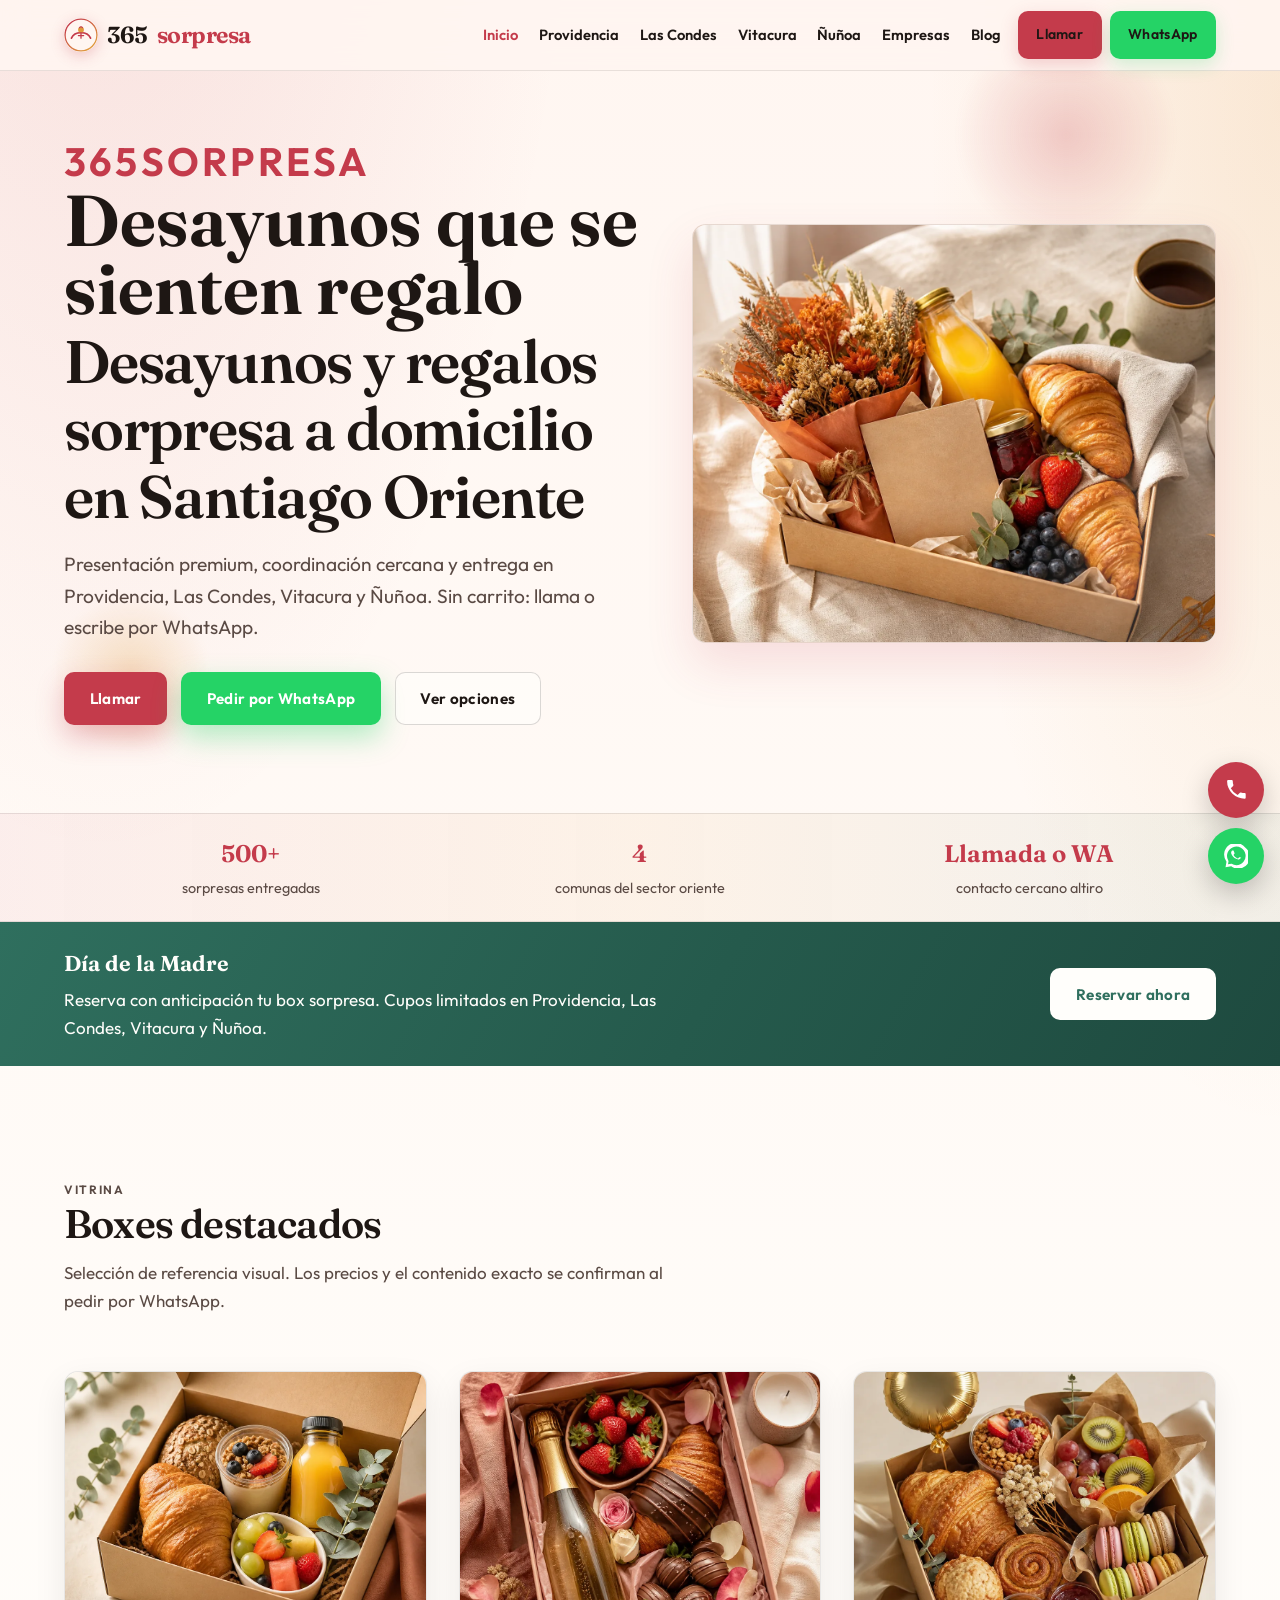
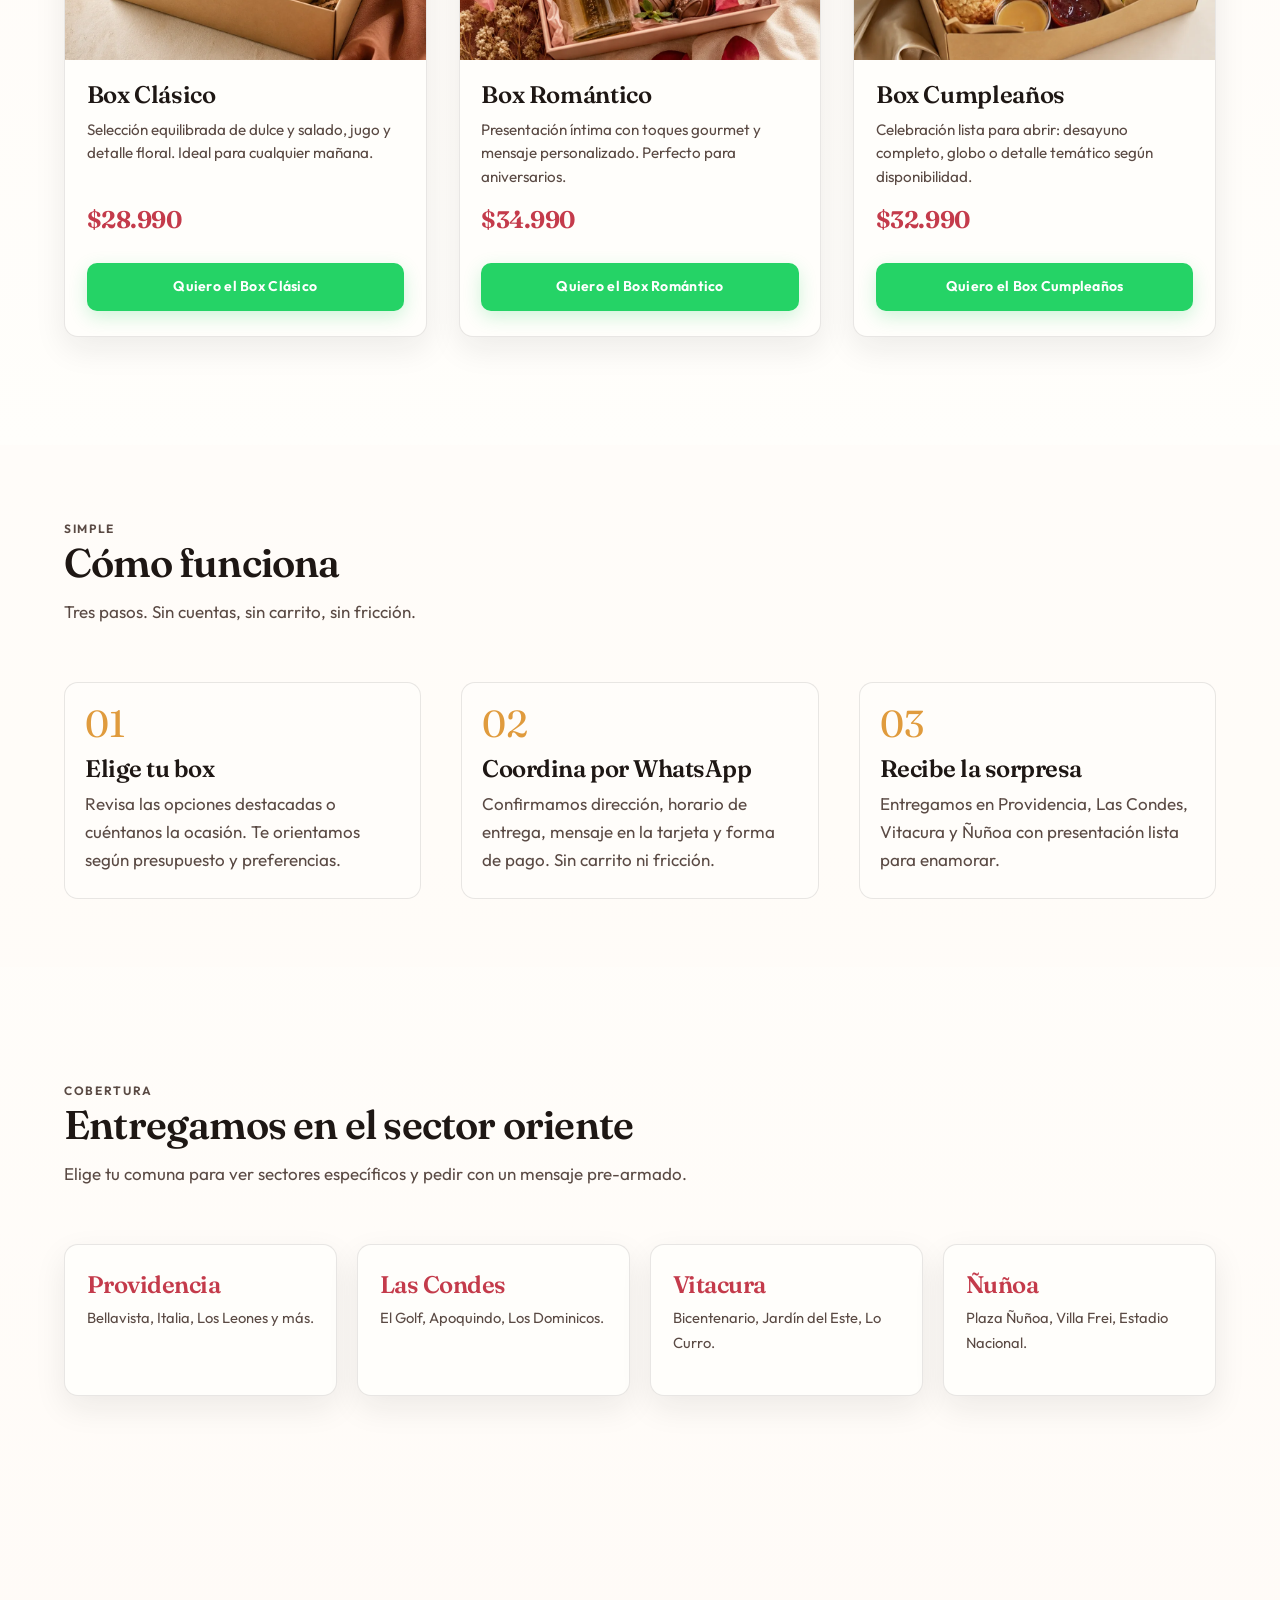
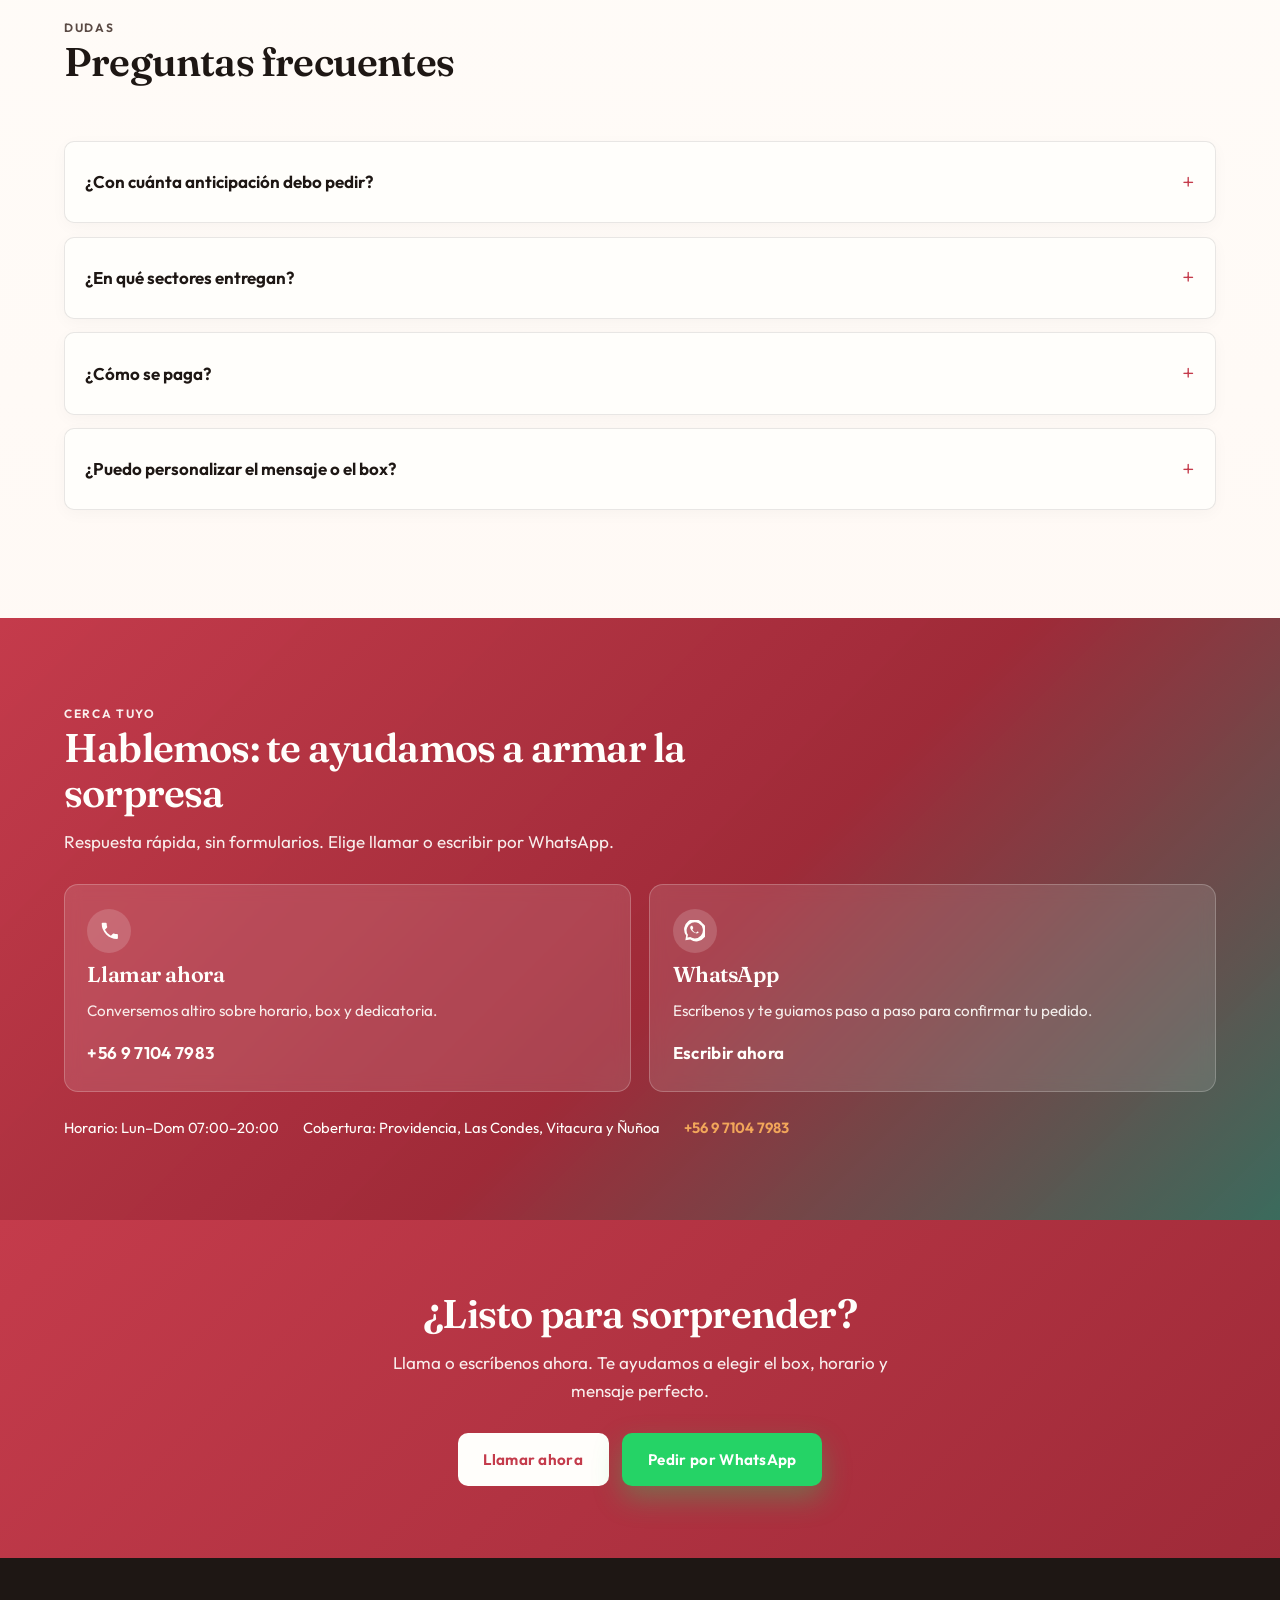
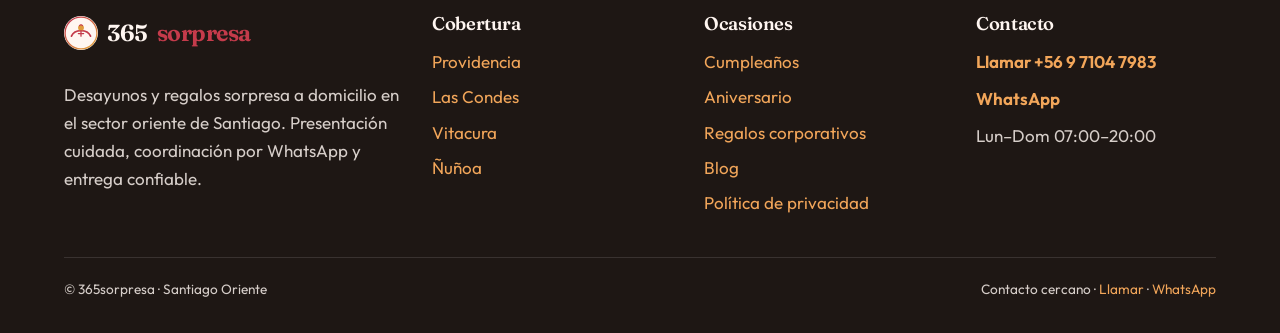
<file: index.html>
<!DOCTYPE html>
<html lang="es-CL">
<head>
  <meta charset="UTF-8">
  <meta name="viewport" content="width=device-width, initial-scale=1">
  <title>Desayunos a domicilio Santiago Oriente | 365sorpresa</title>
  <meta name="description" content="Desayunos y regalos sorpresa a domicilio en Providencia, Las Condes, Vitacura y Ñuñoa. Pide por WhatsApp hoy.">
  <link rel="canonical" href="https://365sorpresa.cl/">
  <meta name="robots" content="index, follow">
  <meta property="og:type" content="website">
  <meta property="og:locale" content="es_CL">
  <meta property="og:site_name" content="365sorpresa">
  <meta property="og:title" content="Desayunos a domicilio Santiago Oriente | 365sorpresa">
  <meta property="og:description" content="Desayunos y regalos sorpresa a domicilio en Providencia, Las Condes, Vitacura y Ñuñoa. Pide por WhatsApp hoy.">
  <meta property="og:url" content="https://365sorpresa.cl/">
  <meta property="og:image" content="https://365sorpresa.cl/assets/img/og-default.webp">
  <meta property="og:image:width" content="1200">
  <meta property="og:image:height" content="630">
  <meta property="og:image:alt" content="Desayuno sorpresa a domicilio 365sorpresa">
  <meta name="twitter:card" content="summary_large_image">
  <meta name="twitter:title" content="Desayunos a domicilio Santiago Oriente | 365sorpresa">
  <meta name="twitter:description" content="Desayunos y regalos sorpresa a domicilio en Providencia, Las Condes, Vitacura y Ñuñoa. Pide por WhatsApp hoy.">
  <meta name="twitter:image" content="https://365sorpresa.cl/assets/img/og-default.webp">
  <link rel="icon" type="image/png" sizes="32x32" href="assets/img/favicon-32.png">
  <link rel="apple-touch-icon" href="assets/img/apple-touch-icon.png">
  <link rel="manifest" href="manifest.json">
  <meta name="theme-color" content="#c43b4b">
  <!-- Google tag (gtag.js) -->
  <script async src="https://www.googletagmanager.com/gtag/js?id=G-T322NZPCMZ"></script>
  <script>
    window.dataLayer = window.dataLayer || [];
    function gtag(){dataLayer.push(arguments);}
    gtag('js', new Date());
    gtag('config', 'G-T322NZPCMZ');
  </script>
  
  <link rel="preconnect" href="https://fonts.googleapis.com">
  <link rel="preconnect" href="https://fonts.gstatic.com" crossorigin>
  <link href="https://fonts.googleapis.com/css2?family=Fraunces:opsz,wght@9..144,500;600;700&family=Outfit:wght@400;600;700&display=swap" rel="stylesheet">
  <link rel="preload" as="image" href="assets/img/hero-desayuno.webp" fetchpriority="high">
  <link rel="stylesheet" href="assets/css/styles.css">
  <script type="application/ld+json">
{
  "@context": "https://schema.org",
  "@type": "LocalBusiness",
  "name": "365sorpresa",
  "url": "https://365sorpresa.cl",
  "image": "https://365sorpresa.cl/assets/img/og-default.webp",
  "logo": "https://365sorpresa.cl/assets/img/logo.svg",
  "geo": {
    "@type": "GeoCoordinates",
    "latitude": -33.4172,
    "longitude": -70.6068
  },
  "hasMap": "https://www.google.com/maps/search/?api=1&query=Providencia%2C%20Santiago%2C%20Chile",
  "description": "Desayunos y regalos sorpresa a domicilio en el sector oriente de Santiago.",
  "areaServed": [
    {
      "@type": "City",
      "name": "Providencia"
    },
    {
      "@type": "City",
      "name": "Las Condes"
    },
    {
      "@type": "City",
      "name": "Vitacura"
    },
    {
      "@type": "City",
      "name": "Ñuñoa"
    }
  ],
  "address": {
    "@type": "PostalAddress",
    "addressLocality": "Santiago",
    "addressRegion": "Región Metropolitana",
    "addressCountry": "CL"
  },
  "telephone": "+56971047983",
  "contactPoint": {
    "@type": "ContactPoint",
    "telephone": "+56971047983",
    "contactType": "customer service",
    "availableLanguage": "Spanish",
    "areaServed": "CL"
  },
  "openingHoursSpecification": [
    {
      "@type": "OpeningHoursSpecification",
      "dayOfWeek": ["Monday", "Tuesday", "Wednesday", "Thursday", "Friday", "Saturday", "Sunday"],
      "opens": "07:00",
      "closes": "20:00"
    }
  ],
  "priceRange": "$$",
  "currenciesAccepted": "CLP",
  "paymentAccepted": "Transferencia bancaria, efectivo al recibir"
}
  </script>
  <script type="application/ld+json">
{
  "@context": "https://schema.org",
  "@type": "FAQPage",
  "mainEntity": [
    {
      "@type": "Question",
      "name": "¿Con cuánta anticipación debo pedir?",
      "acceptedAnswer": {
        "@type": "Answer",
        "text": "Lo ideal es coordinar con al menos 24 horas de anticipación. Para fechas peack (Día de la Madre, San Valentín, Navidad) te recomendamos reservar con más tiempo. Escríbenos y te confirmamos disponibilidad del día."
      }
    },
    {
      "@type": "Question",
      "name": "¿En qué sectores entregan?",
      "acceptedAnswer": {
        "@type": "Answer",
        "text": "Cubrimos Providencia, Las Condes, Vitacura y Ñuñoa. Si tu dirección está en el límite de otra comuna, consulta por WhatsApp y te confirmamos cobertura."
      }
    },
    {
      "@type": "Question",
      "name": "¿Cómo se paga?",
      "acceptedAnswer": {
        "@type": "Answer",
        "text": "El pago se coordina al confirmar el pedido por transferencia bancaria o efectivo al recibir. No hay pasarela online: todo se cierra por WhatsApp de forma clara y transparente."
      }
    },
    {
      "@type": "Question",
      "name": "¿Puedo personalizar el mensaje o el box?",
      "acceptedAnswer": {
        "@type": "Answer",
        "text": "Sí. Puedes agregar tarjeta con dedicatoria, ajustar preferencias alimentarias dentro de lo disponible y elegir el tono de la presentación según la ocasión."
      }
    }
  ]
}
  </script>
  <script type="application/ld+json">
{
  "@context": "https://schema.org",
  "@graph": [
    {
      "@type": "Product",
      "name": "Box Clásico 365sorpresa",
      "description": "Desayuno sorpresa a domicilio con selección dulce y salada. Incluye croissant o sándwich artesanal, fruta de estación, jugo natural o café, mermelada, tarjeta con dedicatoria y detalle floral.",
      "image": "https://365sorpresa.cl/assets/img/box-clasico.webp",
      "brand": {
        "@type": "Brand",
        "name": "365sorpresa"
      },
      "offers": {
        "@type": "Offer",
        "priceCurrency": "CLP",
        "price": "28990",
        "availability": "https://schema.org/InStock",
        "sku": "365-BOX-CLASICO",
        "shippingDetails": {
          "@type": "OfferShippingDetails",
          "shippingRate": {
            "@type": "MonetaryAmount",
            "value": "0",
            "currency": "CLP"
          },
          "shippingDestination": {
            "@type": "DefinedRegion",
            "addressCountry": "CL"
          },
          "deliveryTime": {
            "@type": "ShippingDeliveryTime",
            "handlingTime": {
              "@type": "QuantitativeValue",
              "minValue": 0,
              "maxValue": 1,
              "unitCode": "DAY"
            },
            "transitTime": {
              "@type": "QuantitativeValue",
              "minValue": 0,
              "maxValue": 1,
              "unitCode": "DAY"
            }
          }
        },
        "hasMerchantReturnPolicy": {
          "@type": "MerchantReturnPolicy",
          "applicableCountry": "CL",
          "returnPolicyCategory": "https://schema.org/MerchantReturnNotPermitted"
        },
        "url": "https://365sorpresa.cl",
        "description": "Precio referencial en CLP. Entrega a domicilio en Providencia, Las Condes, Vitacura y Ñuñoa. Coordinación por WhatsApp."
      }
    }
  ]
}
  </script>
  <script type="application/ld+json">
{
  "@context": "https://schema.org",
  "@type": "WebSite",
  "name": "365sorpresa",
  "url": "https://365sorpresa.cl",
  "inLanguage": "es-CL",
  "publisher": {
    "@type": "Organization",
    "name": "365sorpresa",
    "logo": {
      "@type": "ImageObject",
      "url": "https://365sorpresa.cl/assets/img/logo.svg"
    }
  }
}
  </script>
</head>
<body>
  <a class="skip-link" href="#contenido">Saltar al contenido</a>
  <header class="site-header">
    <div class="container site-header__inner">
      <a class="logo" href="index.html"><img class="logo__mark" src="assets/img/logo.svg" alt="" width="40" height="40">365<span>sorpresa</span></a>
      <button class="nav-toggle" type="button" aria-controls="site-nav" aria-expanded="false" aria-label="Abrir menú">
        <span class="nav-toggle__bar" aria-hidden="true"></span>
      </button>
      <nav class="nav" id="site-nav" aria-label="Principal">
        <ul class="nav__list">
          <li><a href="index.html" aria-current="page">Inicio</a></li>
          <li><a href="desayunos-a-domicilio-providencia.html">Providencia</a></li>
          <li><a href="desayunos-a-domicilio-las-condes.html">Las Condes</a></li>
          <li><a href="desayunos-a-domicilio-vitacura.html">Vitacura</a></li>
          <li><a href="desayunos-a-domicilio-nunoa.html">Ñuñoa</a></li>
          <li><a href="regalos-corporativos-santiago.html">Empresas</a></li>
          <li><a href="blog/">Blog</a></li>
          <li class="nav__cta"><div class="nav__cta-pair"><a class="btn btn--call" data-track="call" data-label="nav" href="tel:+56971047983">Llamar</a><a class="btn btn--whatsapp" data-track="whatsapp" data-label="nav" href="https://wa.me/56971047983?text=Hola%20365sorpresa%2C%20quiero%20pedir%20un%20desayuno%20sorpresa.">WhatsApp</a></div></li>
        </ul>
      </nav>
    </div>
  </header>

  <main id="contenido">
    <section class="hero hero--fullbleed">
      <span class="hero__orb hero__orb--1" aria-hidden="true"></span><span class="hero__orb hero__orb--2" aria-hidden="true"></span><div class="container hero__grid"><div class="hero-animate">
          <p class="hero__brand"><span>365sorpresa</span>Desayunos que se sienten regalo</p>
          <h1>Desayunos y regalos sorpresa a domicilio en Santiago Oriente</h1>
          <p class="lead">Presentación premium, coordinación cercana y entrega en Providencia, Las Condes, Vitacura y Ñuñoa. Sin carrito: llama o escribe por WhatsApp.</p>
          <div class="btn-group">
            <a class="btn btn--call" data-track="call" data-label="hero-call-home" href="tel:+56971047983">Llamar</a><a class="btn btn--whatsapp" data-track="whatsapp" data-label="hero-home" href="https://wa.me/56971047983?text=Hola%20365sorpresa%2C%20vengo%20desde%20la%20home%20y%20quiero%20pedir%20un%20desayuno%20sorpresa.">Pedir por WhatsApp</a>
            <a class="btn btn--ghost" href="#productos">Ver opciones</a>
          </div>
        </div>
        <div class="hero__media">
          <img src="assets/img/hero-desayuno.webp" alt="Desayuno sorpresa 365sorpresa servido en mesa con luz natural" width="1600" height="1066" fetchpriority="high">
        </div>
      </div>
    </section>

    <section class="trust" aria-label="Confianza">
      <div class="container">
        <ul class="trust__list">
          <li><strong>500+</strong><span>sorpresas entregadas</span></li>
          <li><strong>4</strong><span>comunas del sector oriente</span></li>
          <li><strong>Llamada o WA</strong><span>contacto cercano altiro</span></li>
        </ul>
      </div>
    </section>

    <!-- PROMO_ESTACIONAL: editar data-season y el copy según fecha (madre / patrias / navidad / sanvalentin) -->
    <aside class="promo" data-season="madre" aria-label="Promoción estacional">
      <div class="container promo__inner">
        <p><strong>Día de la Madre</strong> Reserva con anticipación tu box sorpresa. Cupos limitados en Providencia, Las Condes, Vitacura y Ñuñoa.</p>
        <a class="btn" data-track="whatsapp" data-label="promo-estacional" href="https://wa.me/56971047983?text=Hola%20365sorpresa%2C%20quiero%20reservar%20para%20el%20D%C3%ADa%20de%20la%20Madre.">Reservar ahora</a>
      </div>
    </aside>

    <section class="section" id="productos">
      <div class="container">
        <div class="section__head reveal">
          <p class="eyebrow">Vitrina</p>
          <h2>Boxes destacados</h2>
          <p>Selección de referencia visual. Los precios y el contenido exacto se confirman al pedir por WhatsApp.</p>
        </div>
        <div class="product-grid">
        <article class="product reveal" itemscope itemtype="https://schema.org/Product">
          <meta itemprop="brand" content="365sorpresa">
          <div class="product__media">
            <img src="assets/img/box-clasico.webp" alt="Box Clásico" width="800" height="800" loading="lazy" itemprop="image">
          </div>
          <div class="product__body">            <h3 itemprop="name">Box Clásico</h3>
            <p itemprop="description">Selección equilibrada de dulce y salado, jugo y detalle floral. Ideal para cualquier mañana.</p>
            <p class="product__price" itemprop="offers" itemscope itemtype="https://schema.org/Offer">
              <meta itemprop="priceCurrency" content="CLP">
              <meta itemprop="price" content="28990"><link itemprop="availability" href="https://schema.org/InStock"><span>$28.990</span>
            </p>
            <a class="btn btn--whatsapp" data-track="whatsapp" data-label="Box Clásico" href="https://wa.me/56971047983?text=Hola%20365sorpresa%2C%20me%20interesa%20el%20Box%20Cl%C3%A1sico.%20Vengo%20desde%20la%20p%C3%A1gina%20de%20inicio.">Quiero el Box Clásico</a>
          </div>
        </article>
        <article class="product reveal" itemscope itemtype="https://schema.org/Product">
          <meta itemprop="brand" content="365sorpresa">
          <div class="product__media">
            <img src="assets/img/box-romantico.webp" alt="Box Romántico" width="800" height="800" loading="lazy" itemprop="image">
          </div>
          <div class="product__body">            <h3 itemprop="name">Box Romántico</h3>
            <p itemprop="description">Presentación íntima con toques gourmet y mensaje personalizado. Perfecto para aniversarios.</p>
            <p class="product__price" itemprop="offers" itemscope itemtype="https://schema.org/Offer">
              <meta itemprop="priceCurrency" content="CLP">
              <meta itemprop="price" content="34990"><link itemprop="availability" href="https://schema.org/InStock"><span>$34.990</span>
            </p>
            <a class="btn btn--whatsapp" data-track="whatsapp" data-label="Box Romántico" href="https://wa.me/56971047983?text=Hola%20365sorpresa%2C%20me%20interesa%20el%20Box%20Rom%C3%A1ntico.%20Vengo%20desde%20la%20p%C3%A1gina%20de%20inicio.">Quiero el Box Romántico</a>
          </div>
        </article>
        <article class="product reveal" itemscope itemtype="https://schema.org/Product">
          <meta itemprop="brand" content="365sorpresa">
          <div class="product__media">
            <img src="assets/img/box-cumpleanos.webp" alt="Box Cumpleaños" width="800" height="800" loading="lazy" itemprop="image">
          </div>
          <div class="product__body">            <h3 itemprop="name">Box Cumpleaños</h3>
            <p itemprop="description">Celebración lista para abrir: desayuno completo, globo o detalle temático según disponibilidad.</p>
            <p class="product__price" itemprop="offers" itemscope itemtype="https://schema.org/Offer">
              <meta itemprop="priceCurrency" content="CLP">
              <meta itemprop="price" content="32990"><link itemprop="availability" href="https://schema.org/InStock"><span>$32.990</span>
            </p>
            <a class="btn btn--whatsapp" data-track="whatsapp" data-label="Box Cumpleaños" href="https://wa.me/56971047983?text=Hola%20365sorpresa%2C%20me%20interesa%20el%20Box%20Cumplea%C3%B1os.%20Vengo%20desde%20la%20p%C3%A1gina%20de%20inicio.">Quiero el Box Cumpleaños</a>
          </div>
        </article>
        </div>
      </div>
    </section>

    <section class="section section--tight" style="background:rgba(255,252,248,.55)">
      <div class="container">
        <div class="section__head reveal">
          <p class="eyebrow">Simple</p>
          <h2>Cómo funciona</h2>
          <p>Tres pasos. Sin cuentas, sin carrito, sin fricción.</p>
        </div>
      <div class="steps">
        <div class="step reveal">
          <h3>Elige tu box</h3>
          <p>Revisa las opciones destacadas o cuéntanos la ocasión. Te orientamos según presupuesto y preferencias.</p>
        </div>
        <div class="step reveal">
          <h3>Coordina por WhatsApp</h3>
          <p>Confirmamos dirección, horario de entrega, mensaje en la tarjeta y forma de pago. Sin carrito ni fricción.</p>
        </div>
        <div class="step reveal">
          <h3>Recibe la sorpresa</h3>
          <p>Entregamos en Providencia, Las Condes, Vitacura y Ñuñoa con presentación lista para enamorar.</p>
        </div>
      </div>
      </div>
    </section>

    <section class="section">
      <div class="container">
        <div class="section__head reveal">
          <p class="eyebrow">Cobertura</p>
          <h2>Entregamos en el sector oriente</h2>
          <p>Elige tu comuna para ver sectores específicos y pedir con un mensaje pre-armado.</p>
        </div>
        <div class="coverage-grid">
          <a class="coverage-card reveal" href="desayunos-a-domicilio-providencia.html"><h3>Providencia</h3><p>Bellavista, Italia, Los Leones y más.</p></a>
          <a class="coverage-card reveal" href="desayunos-a-domicilio-las-condes.html"><h3>Las Condes</h3><p>El Golf, Apoquindo, Los Dominicos.</p></a>
          <a class="coverage-card reveal" href="desayunos-a-domicilio-vitacura.html"><h3>Vitacura</h3><p>Bicentenario, Jardín del Este, Lo Curro.</p></a>
          <a class="coverage-card reveal" href="desayunos-a-domicilio-nunoa.html"><h3>Ñuñoa</h3><p>Plaza Ñuñoa, Villa Frei, Estadio Nacional.</p></a>
        </div>
      </div>
    </section>

    <section class="section" id="faq">
      <div class="container">
        <div class="section__head reveal">
          <p class="eyebrow">Dudas</p>
          <h2>Preguntas frecuentes</h2>
        </div>
      <div class="faq">
        <details>
          <summary>¿Con cuánta anticipación debo pedir?</summary>
          <p>Lo ideal es coordinar con al menos 24 horas de anticipación. Para fechas peack (Día de la Madre, San Valentín, Navidad) te recomendamos reservar con más tiempo. Escríbenos y te confirmamos disponibilidad del día.</p>
        </details>
        <details>
          <summary>¿En qué sectores entregan?</summary>
          <p>Cubrimos Providencia, Las Condes, Vitacura y Ñuñoa. Si tu dirección está en el límite de otra comuna, consulta por WhatsApp y te confirmamos cobertura.</p>
        </details>
        <details>
          <summary>¿Cómo se paga?</summary>
          <p>El pago se coordina al confirmar el pedido por transferencia bancaria o efectivo al recibir. No hay pasarela online: todo se cierra por WhatsApp de forma clara y transparente.</p>
        </details>
        <details>
          <summary>¿Puedo personalizar el mensaje o el box?</summary>
          <p>Sí. Puedes agregar tarjeta con dedicatoria, ajustar preferencias alimentarias dentro de lo disponible y elegir el tono de la presentación según la ocasión.</p>
        </details>
      </div>
      </div>
    </section>

        <section class="contact" id="contacto" aria-labelledby="contacto-title">
      <div class="container">
        <div class="section__head reveal">
          <p class="eyebrow">Cerca tuyo</p>
          <h2 id="contacto-title">Hablemos: te ayudamos a armar la sorpresa</h2>
          <p>Respuesta rápida, sin formularios. Elige llamar o escribir por WhatsApp.</p>
        </div>
        <div class="contact__grid">
          <a class="contact-card reveal" data-track="call" data-label="contact-section" href="tel:+56971047983">
            <span class="contact-card__icon"><svg viewBox="0 0 24 24" aria-hidden="true"><path d="M6.6 10.8a15.5 15.5 0 0 0 6.6 6.6l2.2-2.2a1 1 0 0 1 1-.25 11.4 11.4 0 0 0 3.6.57 1 1 0 0 1 1 1V20a1 1 0 0 1-1 1A17 17 0 0 1 3 4a1 1 0 0 1 1-1h3.5a1 1 0 0 1 1 1 11.4 11.4 0 0 0 .57 3.6 1 1 0 0 1-.25 1z"/></svg></span>
            <h3>Llamar ahora</h3>
            <p>Conversemos altiro sobre horario, box y dedicatoria.</p>
            <span class="contact-card__action">+56 9 7104 7983</span>
          </a>
          <a class="contact-card reveal reveal-delay-1" data-track="whatsapp" data-label="contact-section" href="https://wa.me/56971047983?text=Hola%20365sorpresa%2C%20quiero%20pedir%20un%20desayuno%20sorpresa.">
            <span class="contact-card__icon"><svg viewBox="0 0 24 24" aria-hidden="true"><path d="M20.5 3.5A11 11 0 0 0 2.4 17.1L1.5 22.5l5.5-.9A11 11 0 0 0 20.5 3.5zm-8.5 17a9 9 0 0 1-4.6-1.3l-.3-.2-3.2.5.5-3.1-.2-.3a9 9 0 1 1 7.8 4.4zm5-6.7c-.3-.1-1.6-.8-1.9-.9s-.4-.1-.6.1-.7.9-.8 1-.3.2-.6.1a7.4 7.4 0 0 1-2.2-1.4 8.2 8.2 0 0 1-1.5-1.9c-.2-.3 0-.4.1-.6l.4-.5.3-.4.1-.3-.1-.4c0-.1-.6-1.4-.8-1.9s-.4-.4-.6-.4h-.5c-.2 0-.4.1-.6.3s-.8.8-.8 1.9.8 2.2.9 2.3c.1.2 1.6 2.5 3.9 3.5 2.3 1 2.3.7 2.7.6.4-.1 1.4-.6 1.6-1.1.2-.6.2-1 .1-1.1s-.3-.2-.6-.3z"/></svg></span>
            <h3>WhatsApp</h3>
            <p>Escríbenos y te guiamos paso a paso para confirmar tu pedido.</p>
            <span class="contact-card__action">Escribir ahora</span>
          </a>
        </div>
        <div class="contact__meta reveal">
          <span>Horario: Lun–Dom 07:00–20:00</span>
          <span>Cobertura: Providencia, Las Condes, Vitacura y Ñuñoa</span>
          <a href="tel:+56971047983">+56 9 7104 7983</a>
        </div>
      </div>
    </section>


    <section class="cta-band">
      <div class="container">
        <h2>¿Listo para sorprender?</h2>
        <p>Llama o escríbenos ahora. Te ayudamos a elegir el box, horario y mensaje perfecto.</p>
        <div class="btn-group"><a class="btn btn--call" data-track="call" data-label="cta-call" href="tel:+56971047983">Llamar ahora</a><a class="btn btn--whatsapp" data-track="whatsapp" data-label="cta-final-home" href="https://wa.me/56971047983?text=Hola%20365sorpresa%2C%20quiero%20hacer%20un%20pedido.">Pedir por WhatsApp</a></div>
      </div>
    </section>
  </main>
  <footer class="site-footer">
    <div class="container footer-grid">
      <div>
        <a class="logo" href="index.html"><img class="logo__mark" src="assets/img/logo.svg" alt="" width="40" height="40">365<span>sorpresa</span></a>
        <p>Desayunos y regalos sorpresa a domicilio en el sector oriente de Santiago. Presentación cuidada, coordinación por WhatsApp y entrega confiable.</p>
      </div>
      <div>
        <h3>Cobertura</h3>
        <ul class="footer-links">
          <li><a href="desayunos-a-domicilio-providencia.html">Providencia</a></li>
          <li><a href="desayunos-a-domicilio-las-condes.html">Las Condes</a></li>
          <li><a href="desayunos-a-domicilio-vitacura.html">Vitacura</a></li>
          <li><a href="desayunos-a-domicilio-nunoa.html">Ñuñoa</a></li>
        </ul>
      </div>
      <div>
        <h3>Ocasiones</h3>
        <ul class="footer-links">
          <li><a href="desayunos-cumpleanos-santiago.html">Cumpleaños</a></li>
          <li><a href="desayunos-aniversario-santiago.html">Aniversario</a></li>
          <li><a href="regalos-corporativos-santiago.html">Regalos corporativos</a></li>
          <li><a href="blog/">Blog</a></li>
          <li><a href="politica-de-privacidad.html">Política de privacidad</a></li>
        </ul>
      </div>
          <div>
        <h3>Contacto</h3>
        <div class="footer-contact">
          <a data-track="call" data-label="footer" href="tel:+56971047983">Llamar +56 9 7104 7983</a>
          <a data-track="whatsapp" data-label="footer" href="https://wa.me/56971047983?text=Hola%20365sorpresa%2C%20quiero%20pedir%20un%20desayuno%20sorpresa.">WhatsApp</a>
          <span>Lun–Dom 07:00–20:00</span>
        </div>
      </div>
    </div>
    <div class="container footer-bottom">
      <span>© 365sorpresa · Santiago Oriente</span>
      <span>Contacto cercano · <a data-track="call" data-label="footer-bottom" href="tel:+56971047983">Llamar</a> · <a data-track="whatsapp" data-label="footer-bottom" href="https://wa.me/56971047983">WhatsApp</a></span>
    </div>
  </footer>
  <div class="contact-float" aria-label="Contacto rápido">
    <a class="contact-float__call" data-track="call" data-label="float" href="tel:+56971047983" aria-label="Llamar a 365sorpresa">
      <span class="contact-float__label">Llamar</span>
      <svg viewBox="0 0 24 24" aria-hidden="true"><path d="M6.6 10.8a15.5 15.5 0 0 0 6.6 6.6l2.2-2.2a1 1 0 0 1 1-.25 11.4 11.4 0 0 0 3.6.57 1 1 0 0 1 1 1V20a1 1 0 0 1-1 1A17 17 0 0 1 3 4a1 1 0 0 1 1-1h3.5a1 1 0 0 1 1 1 11.4 11.4 0 0 0 .57 3.6 1 1 0 0 1-.25 1z"/></svg>
    </a>
    <a class="contact-float__wa" data-track="whatsapp" data-label="float" href="https://wa.me/56971047983?text=Hola%20365sorpresa%2C%20quiero%20informaci%C3%B3n%20para%20pedir." aria-label="Escribir por WhatsApp">
      <span class="contact-float__label">WhatsApp</span>
      <svg viewBox="0 0 24 24" aria-hidden="true"><path d="M20.5 3.5A11 11 0 0 0 2.4 17.1L1.5 22.5l5.5-.9A11 11 0 0 0 20.5 3.5zm-8.5 17a9 9 0 0 1-4.6-1.3l-.3-.2-3.2.5.5-3.1-.2-.3a9 9 0 1 1 7.8 4.4zm5-6.7c-.3-.1-1.6-.8-1.9-.9s-.4-.1-.6.1-.7.9-.8 1-.3.2-.6.1a7.4 7.4 0 0 1-2.2-1.4 8.2 8.2 0 0 1-1.5-1.9c-.2-.3 0-.4.1-.6l.4-.5.3-.4.1-.3-.1-.4c0-.1-.6-1.4-.8-1.9s-.4-.4-.6-.4h-.5c-.2 0-.4.1-.6.3s-.8.8-.8 1.9.8 2.2.9 2.3c.1.2 1.6 2.5 3.9 3.5 2.3 1 2.3.7 2.7.6.4-.1 1.4-.6 1.6-1.1.2-.6.2-1 .1-1.1s-.3-.2-.6-.3z"/></svg>
    </a>
  </div>
  <script src="assets/js/main.js" defer></script>
</body>
</html>
</file>
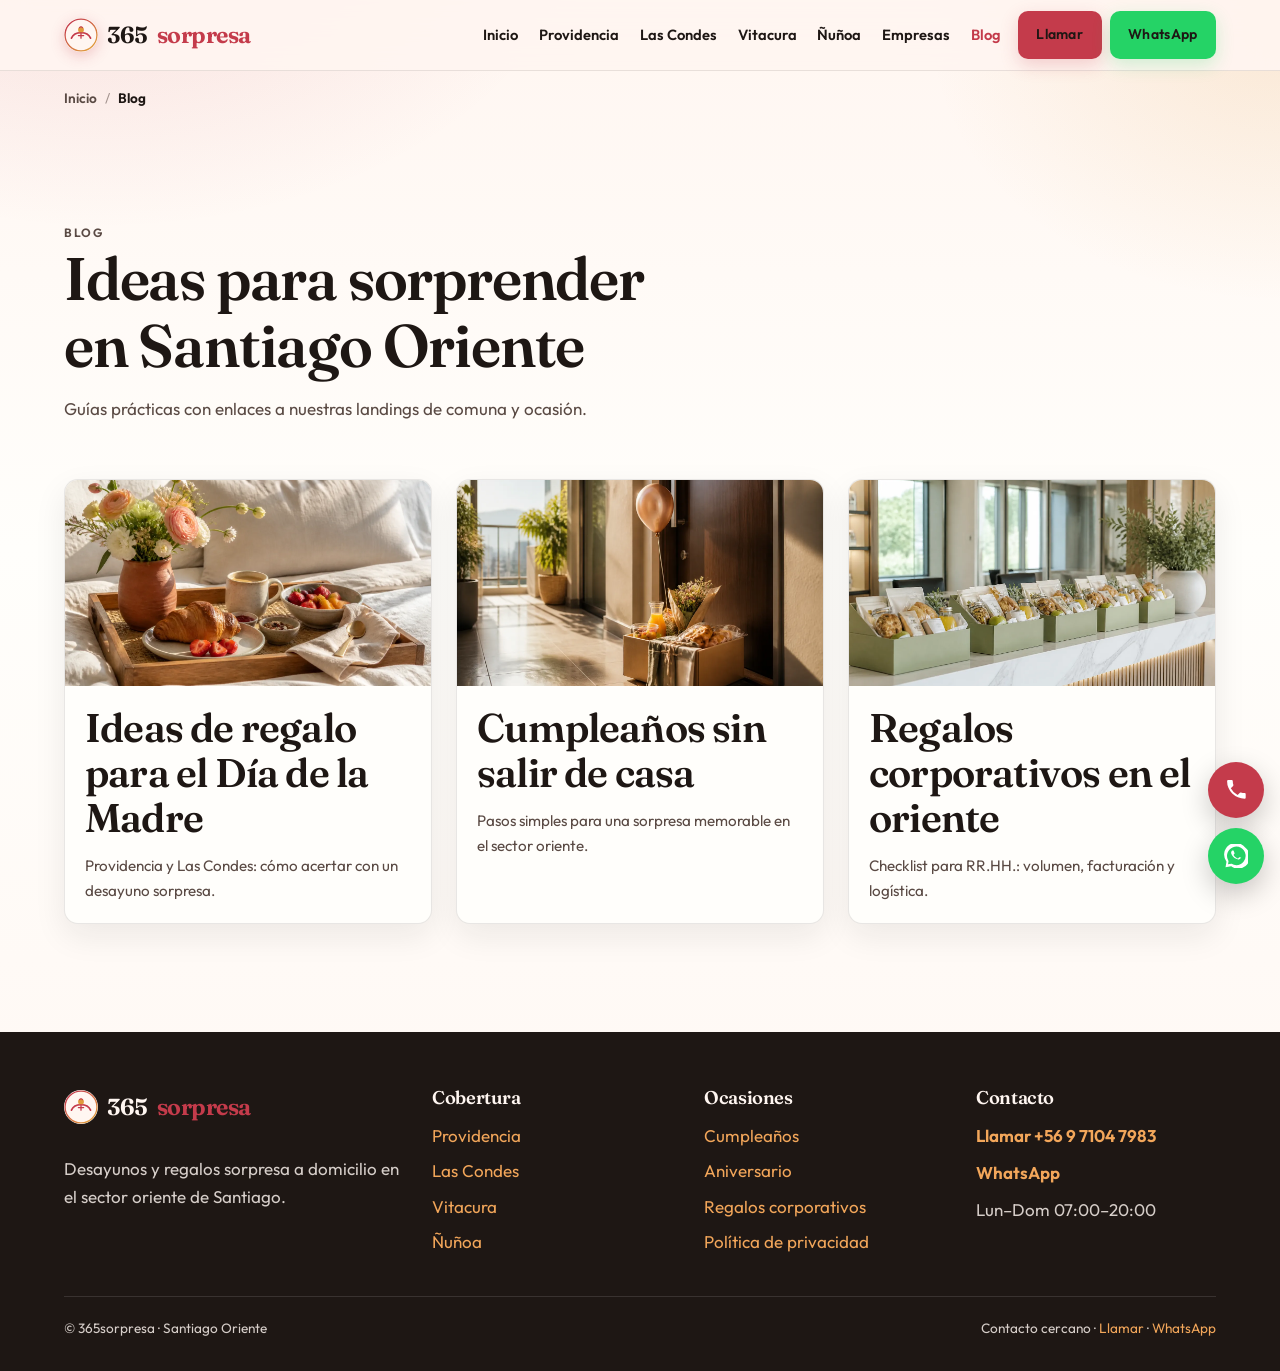
<file: blog/index.html>
<!DOCTYPE html>
<html lang="es-CL">
<head>
  <meta charset="UTF-8">
  <meta name="viewport" content="width=device-width, initial-scale=1">
  <title>Blog desayunos y regalos Santiago | 365sorpresa</title>
  <meta name="description" content="Ideas y guías sobre desayunos sorpresa, regalos y corporativos en Providencia, Las Condes, Vitacura y Ñuñoa.">
  <link rel="canonical" href="https://365sorpresa.cl/blog/">
  <meta name="robots" content="index, follow">
  <meta property="og:type" content="website">
  <meta property="og:locale" content="es_CL">
  <meta property="og:site_name" content="365sorpresa">
  <meta property="og:title" content="Blog desayunos y regalos Santiago | 365sorpresa">
  <meta property="og:description" content="Ideas y guías sobre desayunos sorpresa, regalos y corporativos en Providencia, Las Condes, Vitacura y Ñuñoa.">
  <meta property="og:url" content="https://365sorpresa.cl/blog/">
  <meta property="og:image" content="https://365sorpresa.cl/assets/img/og-default.webp">
  <meta name="twitter:card" content="summary_large_image">
  <meta name="twitter:title" content="Blog desayunos y regalos Santiago | 365sorpresa">
  <meta name="twitter:description" content="Ideas y guías sobre desayunos sorpresa, regalos y corporativos en Providencia, Las Condes, Vitacura y Ñuñoa.">
  <meta name="twitter:image" content="https://365sorpresa.cl/assets/img/og-default.webp">
  <link rel="icon" type="image/png" sizes="32x32" href="../assets/img/favicon-32.png">
  <link rel="apple-touch-icon" href="../assets/img/apple-touch-icon.png">
  <link rel="manifest" href="../manifest.json">
  <meta name="theme-color" content="#c43b4b">
  <!-- Google tag (gtag.js) -->
  <script async src="https://www.googletagmanager.com/gtag/js?id=G-T322NZPCMZ"></script>
  <script>
    window.dataLayer = window.dataLayer || [];
    function gtag(){dataLayer.push(arguments);}
    gtag('js', new Date());
    gtag('config', 'G-T322NZPCMZ');
  </script>
  
  <link rel="preconnect" href="https://fonts.googleapis.com">
  <link rel="preconnect" href="https://fonts.gstatic.com" crossorigin>
  <link href="https://fonts.googleapis.com/css2?family=Fraunces:opsz,wght@9..144,500;600;700&family=Outfit:wght@400;600;700&display=swap" rel="stylesheet">
  <link rel="stylesheet" href="../assets/css/styles.css">
  <script type="application/ld+json">
{
  "@context": "https://schema.org",
  "@type": "LocalBusiness",
  "name": "365sorpresa",
  "url": "https://365sorpresa.cl",
  "image": "https://365sorpresa.cl/assets/img/og-default.webp",
  "logo": "https://365sorpresa.cl/assets/img/logo.svg",
  "geo": {
    "@type": "GeoCoordinates",
    "latitude": -33.4172,
    "longitude": -70.6068
  },
  "hasMap": "https://www.google.com/maps/search/?api=1&query=Providencia%2C%20Santiago%2C%20Chile",
  "description": "Desayunos y regalos sorpresa a domicilio en el sector oriente de Santiago.",
  "areaServed": [
    {
      "@type": "City",
      "name": "Providencia"
    },
    {
      "@type": "City",
      "name": "Las Condes"
    },
    {
      "@type": "City",
      "name": "Vitacura"
    },
    {
      "@type": "City",
      "name": "Ñuñoa"
    }
  ],
  "address": {
    "@type": "PostalAddress",
    "addressLocality": "Santiago",
    "addressRegion": "Región Metropolitana",
    "addressCountry": "CL"
  }
}
  </script>
  <script type="application/ld+json">
{
  "@context": "https://schema.org",
  "@type": "WebSite",
  "name": "365sorpresa",
  "url": "https://365sorpresa.cl",
  "inLanguage": "es-CL",
  "publisher": {
    "@type": "Organization",
    "name": "365sorpresa",
    "logo": {
      "@type": "ImageObject",
      "url": "https://365sorpresa.cl/assets/img/logo.svg"
    }
  }
}
  </script>
  <script type="application/ld+json">
{
  "@context": "https://schema.org",
  "@type": "BreadcrumbList",
  "itemListElement": [
    { "@type": "ListItem", "position": 1, "name": "Inicio", "item": "https://365sorpresa.cl/" },
    { "@type": "ListItem", "position": 2, "name": "Blog", "item": "https://365sorpresa.cl/blog/" }
  ]
}
  </script>
</head>
<body>
  <a class="skip-link" href="#contenido">Saltar al contenido</a>
  <header class="site-header">
    <div class="container site-header__inner">
      <a class="logo" href="../index.html"><img class="logo__mark" src="../assets/img/logo.svg" alt="" width="40" height="40">365<span>sorpresa</span></a>
      <button class="nav-toggle" type="button" aria-controls="site-nav" aria-expanded="false" aria-label="Abrir menú">
        <span class="nav-toggle__bar" aria-hidden="true"></span>
      </button>
      <nav class="nav" id="site-nav" aria-label="Principal">
        <ul class="nav__list">
          <li><a href="../index.html">Inicio</a></li>
          <li><a href="../desayunos-a-domicilio-providencia.html">Providencia</a></li>
          <li><a href="../desayunos-a-domicilio-las-condes.html">Las Condes</a></li>
          <li><a href="../desayunos-a-domicilio-vitacura.html">Vitacura</a></li>
          <li><a href="../desayunos-a-domicilio-nunoa.html">Ñuñoa</a></li>
          <li><a href="../regalos-corporativos-santiago.html">Empresas</a></li>
          <li><a href="../blog/" aria-current="page">Blog</a></li>
          <li class="nav__cta"><div class="nav__cta-pair"><a class="btn btn--call" data-track="call" data-label="nav" href="tel:+56971047983">Llamar</a><a class="btn btn--whatsapp" data-track="whatsapp" data-label="nav" href="https://wa.me/56971047983?text=Hola%20365sorpresa%2C%20quiero%20pedir%20un%20desayuno%20sorpresa.">WhatsApp</a></div></li>
        </ul>
      </nav>
    </div>
  </header>

  <main id="contenido">
    <nav class="breadcrumbs container" aria-label="Migas de pan">
      <ol>
        <li><a href="../index.html">Inicio</a></li>
        <li><span aria-current="page">Blog</span></li>
      </ol>
    </nav>
    <section class="section">
      <div class="container">
        <div class="section__head reveal">
          <p class="eyebrow">Blog</p>
          <h1>Ideas para sorprender en Santiago Oriente</h1>
          <p>Guías prácticas con enlaces a nuestras landings de comuna y ocasión.</p>
        </div>
        <div class="blog-grid">
          <a class="blog-card reveal" href="ideas-regalo-dia-madre-providencia-las-condes.html">
            <div class="blog-card__media">
              <img src="../assets/img/blog-dia-madre.webp" alt="Ideas Día de la Madre Providencia y Las Condes" width="1200" height="675" loading="lazy">
            </div>
            <div class="blog-card__body">
              <h2>Ideas de regalo para el Día de la Madre</h2>
              <p>Providencia y Las Condes: cómo acertar con un desayuno sorpresa.</p>
            </div>
          </a>
          <a class="blog-card reveal" href="sorprender-cumpleanos-santiago-sin-salir.html">
            <div class="blog-card__media">
              <img src="../assets/img/blog-cumpleanos.webp" alt="Sorprender en cumpleaños Santiago" width="1200" height="675" loading="lazy">
            </div>
            <div class="blog-card__body">
              <h2>Cumpleaños sin salir de casa</h2>
              <p>Pasos simples para una sorpresa memorable en el sector oriente.</p>
            </div>
          </a>
          <a class="blog-card reveal" href="guia-regalos-corporativos-sector-oriente.html">
            <div class="blog-card__media">
              <img src="../assets/img/blog-corporativos.webp" alt="Regalos corporativos sector oriente" width="1200" height="675" loading="lazy">
            </div>
            <div class="blog-card__body">
              <h2>Regalos corporativos en el oriente</h2>
              <p>Checklist para RR.HH.: volumen, facturación y logística.</p>
            </div>
          </a>
        </div>
      </div>
    </section>
  </main>
  <footer class="site-footer">
    <div class="container footer-grid">
      <div>
        <a class="logo" href="../index.html"><img class="logo__mark" src="../assets/img/logo.svg" alt="" width="40" height="40">365<span>sorpresa</span></a>
        <p>Desayunos y regalos sorpresa a domicilio en el sector oriente de Santiago.</p>
      </div>
      <div>
        <h3>Cobertura</h3>
        <ul class="footer-links">
          <li><a href="../desayunos-a-domicilio-providencia.html">Providencia</a></li>
          <li><a href="../desayunos-a-domicilio-las-condes.html">Las Condes</a></li>
          <li><a href="../desayunos-a-domicilio-vitacura.html">Vitacura</a></li>
          <li><a href="../desayunos-a-domicilio-nunoa.html">Ñuñoa</a></li>
        </ul>
      </div>
      <div>
        <h3>Ocasiones</h3>
        <ul class="footer-links">
          <li><a href="../desayunos-cumpleanos-santiago.html">Cumpleaños</a></li>
          <li><a href="../desayunos-aniversario-santiago.html">Aniversario</a></li>
          <li><a href="../regalos-corporativos-santiago.html">Regalos corporativos</a></li>
          <li><a href="../politica-de-privacidad.html">Política de privacidad</a></li>
        </ul>
      </div>
          <div>
        <h3>Contacto</h3>
        <div class="footer-contact">
          <a data-track="call" data-label="footer" href="tel:+56971047983">Llamar +56 9 7104 7983</a>
          <a data-track="whatsapp" data-label="footer" href="https://wa.me/56971047983?text=Hola%20365sorpresa%2C%20quiero%20pedir%20un%20desayuno%20sorpresa.">WhatsApp</a>
          <span>Lun–Dom 07:00–20:00</span>
        </div>
      </div>
    </div>
    <div class="container footer-bottom">
      <span>© 365sorpresa · Santiago Oriente</span>
      <span>Contacto cercano · <a data-track="call" data-label="footer-bottom" href="tel:+56971047983">Llamar</a> · <a data-track="whatsapp" data-label="footer-bottom" href="https://wa.me/56971047983">WhatsApp</a></span>
    </div>
  </footer>
  <div class="contact-float" aria-label="Contacto rápido">
    <a class="contact-float__call" data-track="call" data-label="float" href="tel:+56971047983" aria-label="Llamar a 365sorpresa">
      <span class="contact-float__label">Llamar</span>
      <svg viewBox="0 0 24 24" aria-hidden="true"><path d="M6.6 10.8a15.5 15.5 0 0 0 6.6 6.6l2.2-2.2a1 1 0 0 1 1-.25 11.4 11.4 0 0 0 3.6.57 1 1 0 0 1 1 1V20a1 1 0 0 1-1 1A17 17 0 0 1 3 4a1 1 0 0 1 1-1h3.5a1 1 0 0 1 1 1 11.4 11.4 0 0 0 .57 3.6 1 1 0 0 1-.25 1z"/></svg>
    </a>
    <a class="contact-float__wa" data-track="whatsapp" data-label="float" href="https://wa.me/56971047983?text=Hola%20365sorpresa%2C%20quiero%20informaci%C3%B3n%20para%20pedir." aria-label="Escribir por WhatsApp">
      <span class="contact-float__label">WhatsApp</span>
      <svg viewBox="0 0 24 24" aria-hidden="true"><path d="M20.5 3.5A11 11 0 0 0 2.4 17.1L1.5 22.5l5.5-.9A11 11 0 0 0 20.5 3.5zm-8.5 17a9 9 0 0 1-4.6-1.3l-.3-.2-3.2.5.5-3.1-.2-.3a9 9 0 1 1 7.8 4.4zm5-6.7c-.3-.1-1.6-.8-1.9-.9s-.4-.1-.6.1-.7.9-.8 1-.3.2-.6.1a7.4 7.4 0 0 1-2.2-1.4 8.2 8.2 0 0 1-1.5-1.9c-.2-.3 0-.4.1-.6l.4-.5.3-.4.1-.3-.1-.4c0-.1-.6-1.4-.8-1.9s-.4-.4-.6-.4h-.5c-.2 0-.4.1-.6.3s-.8.8-.8 1.9.8 2.2.9 2.3c.1.2 1.6 2.5 3.9 3.5 2.3 1 2.3.7 2.7.6.4-.1 1.4-.6 1.6-1.1.2-.6.2-1 .1-1.1s-.3-.2-.6-.3z"/></svg>
    </a>
  </div>
  <script src="../assets/js/main.js" defer></script>
</body>
</html>
</file>
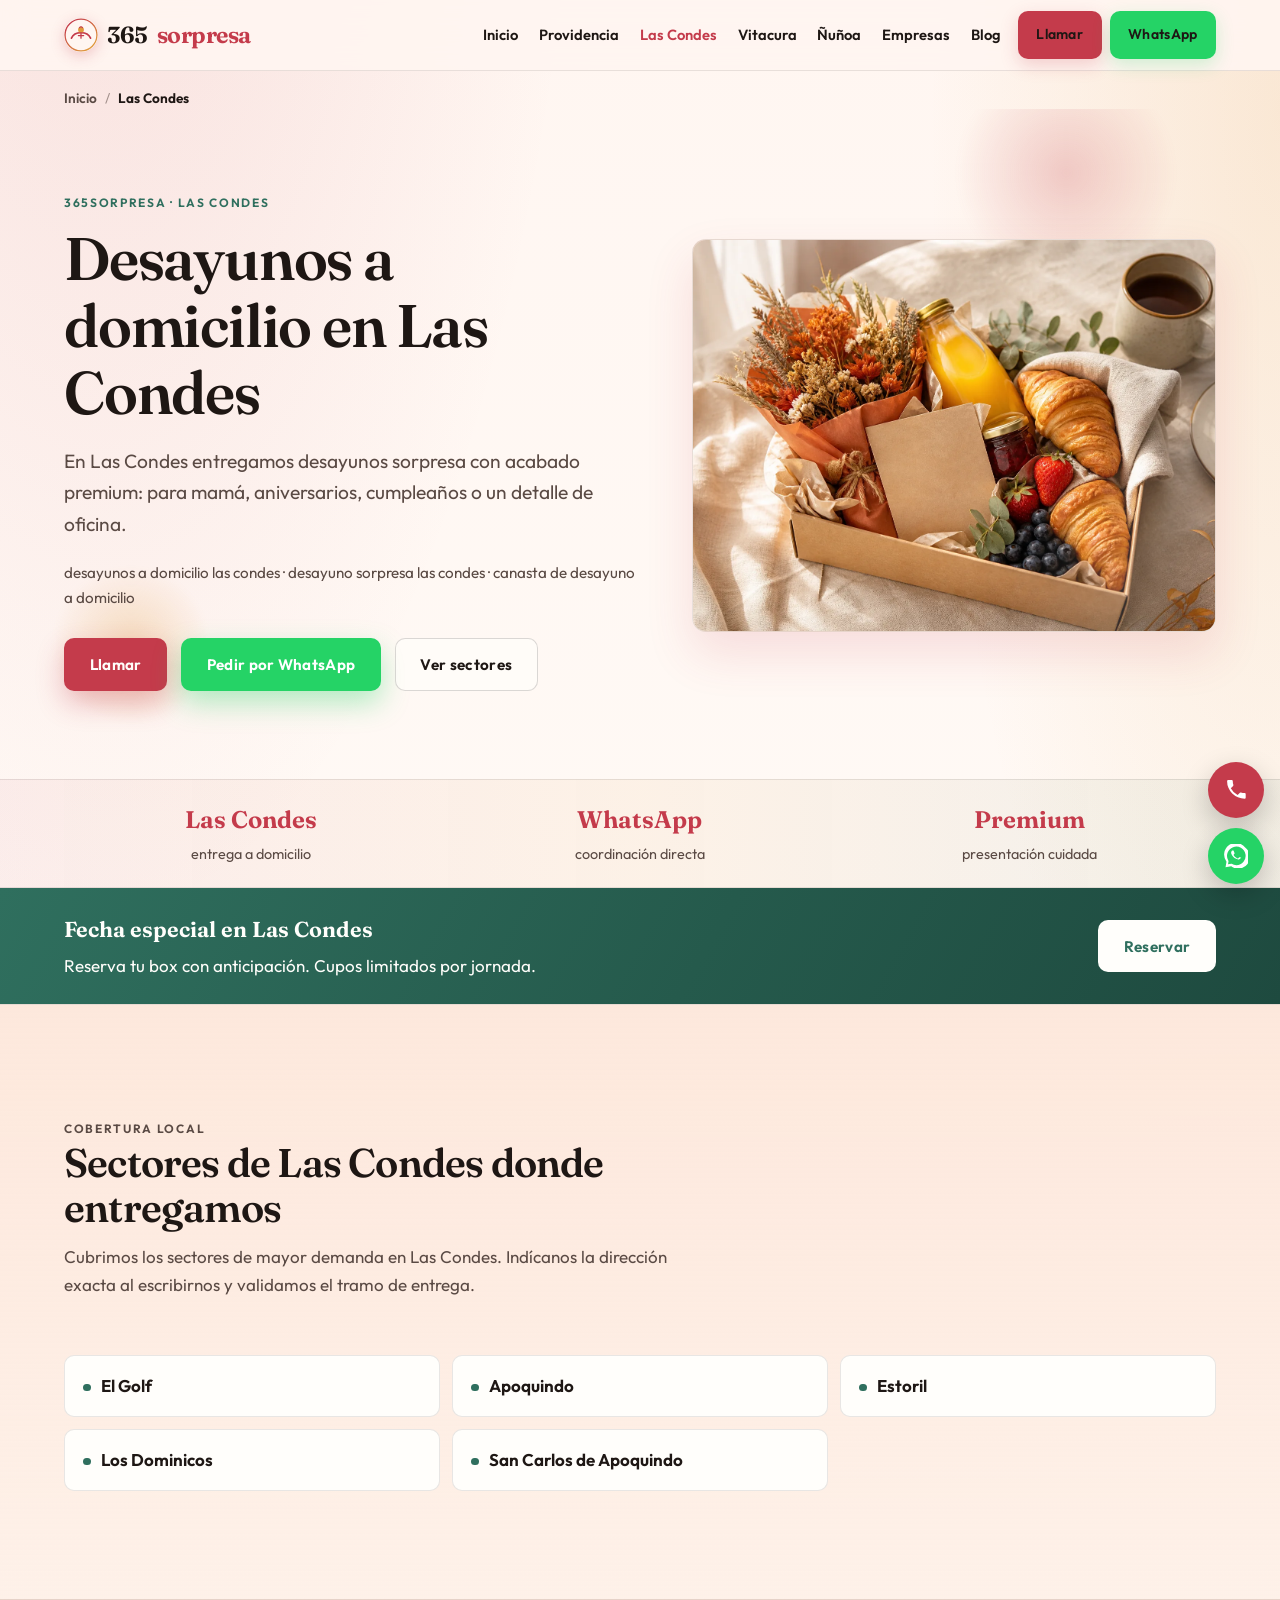
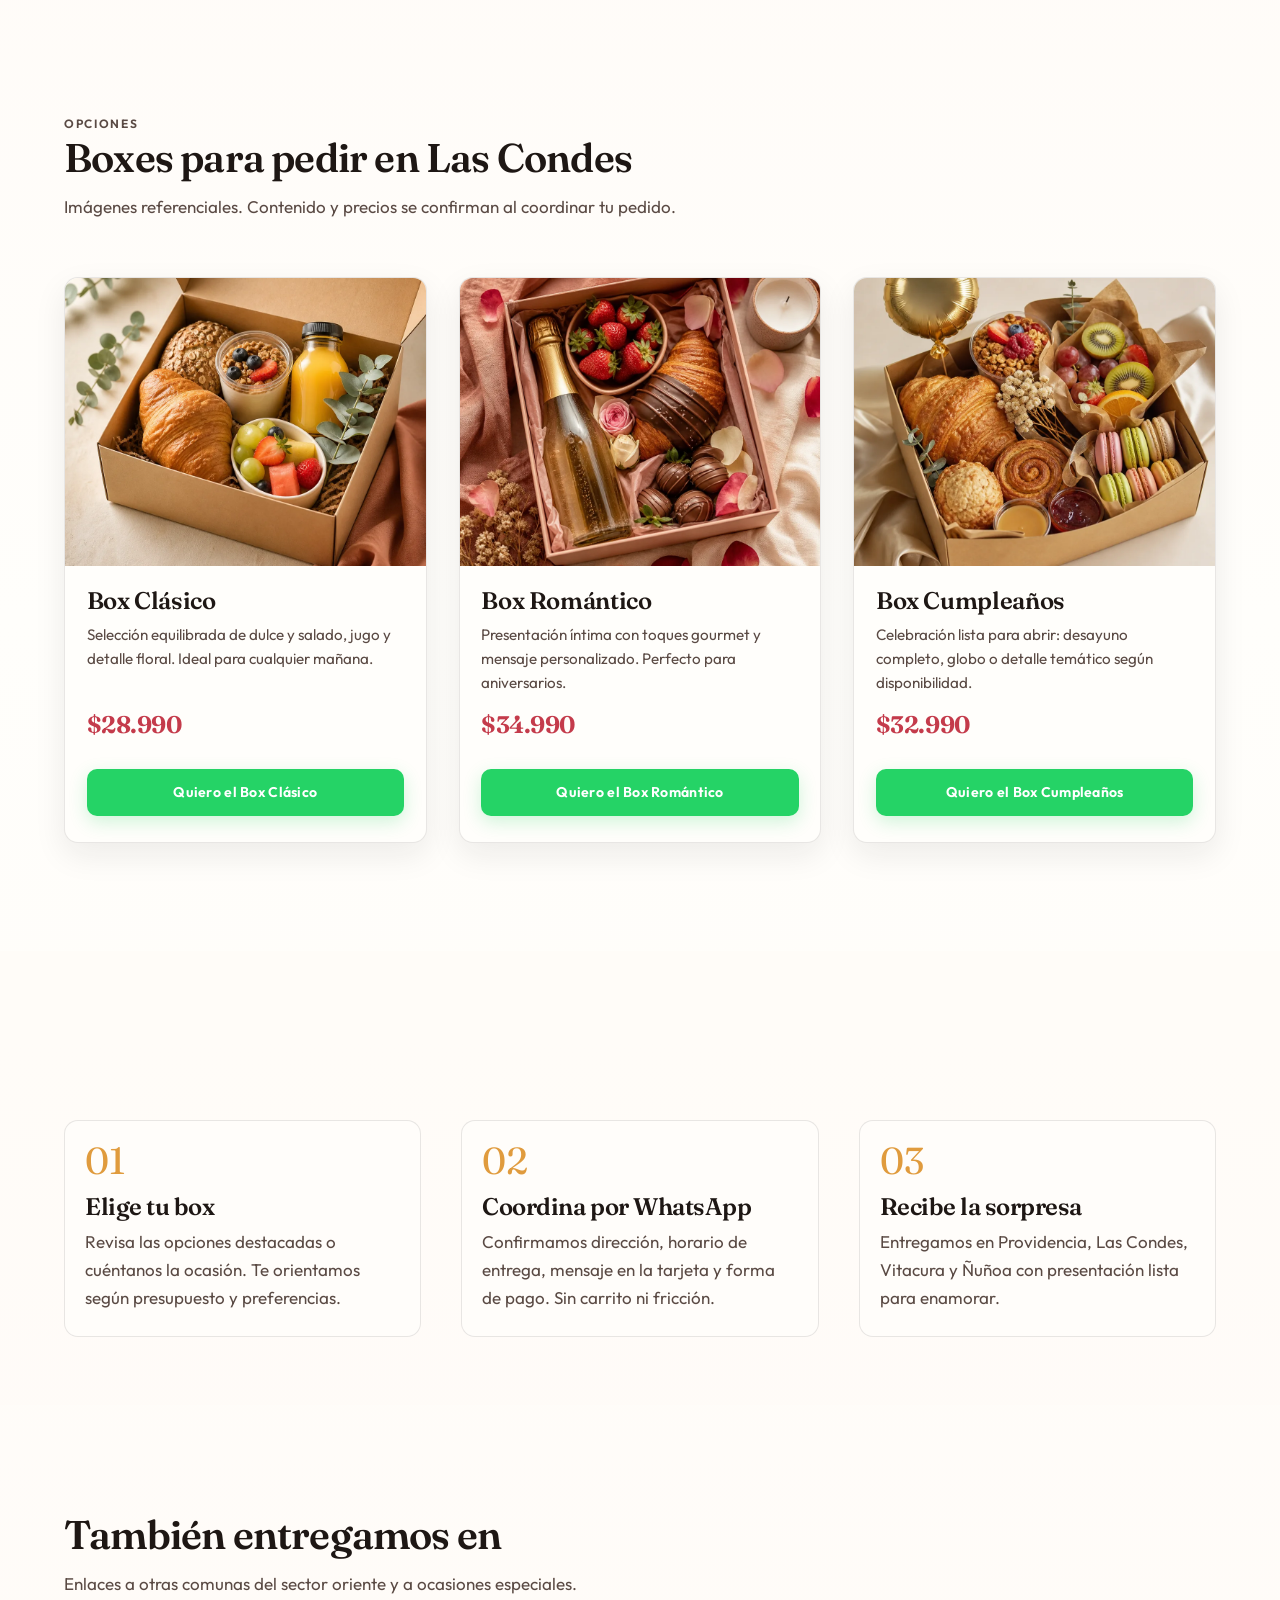
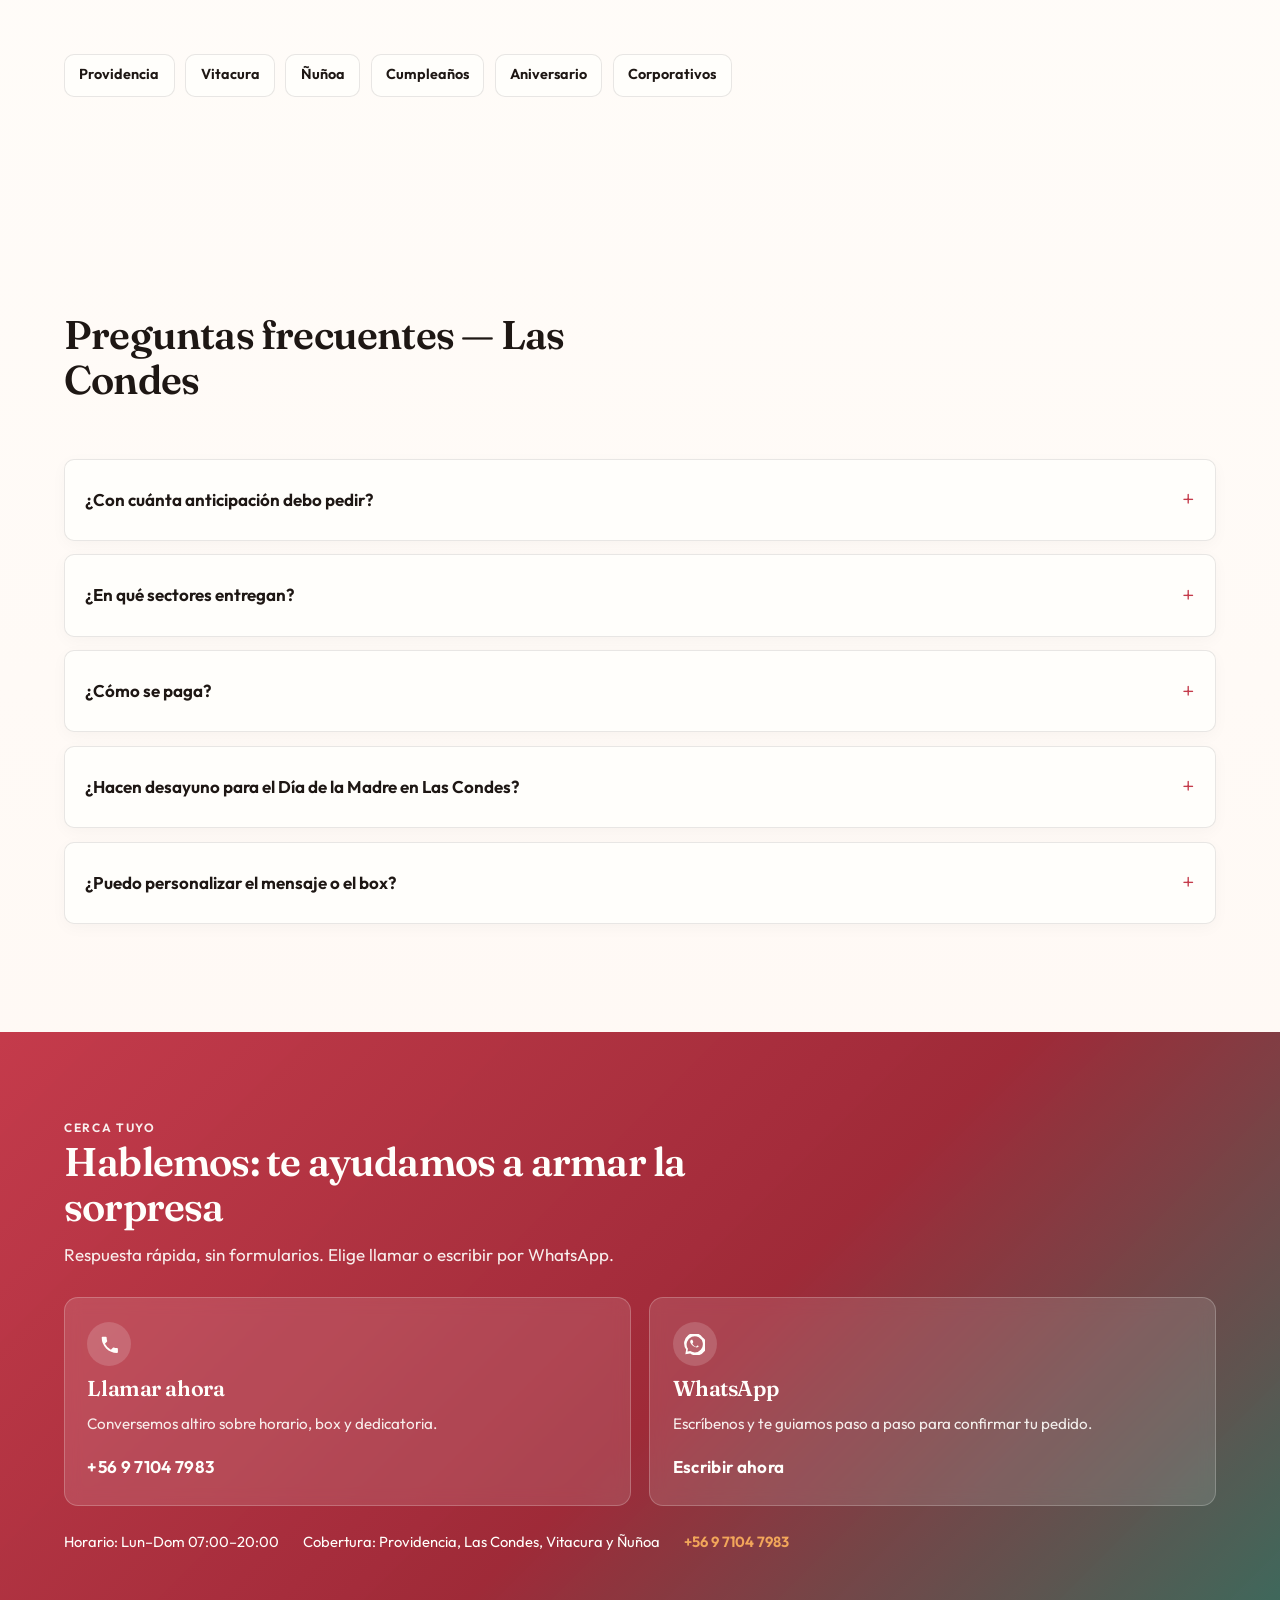
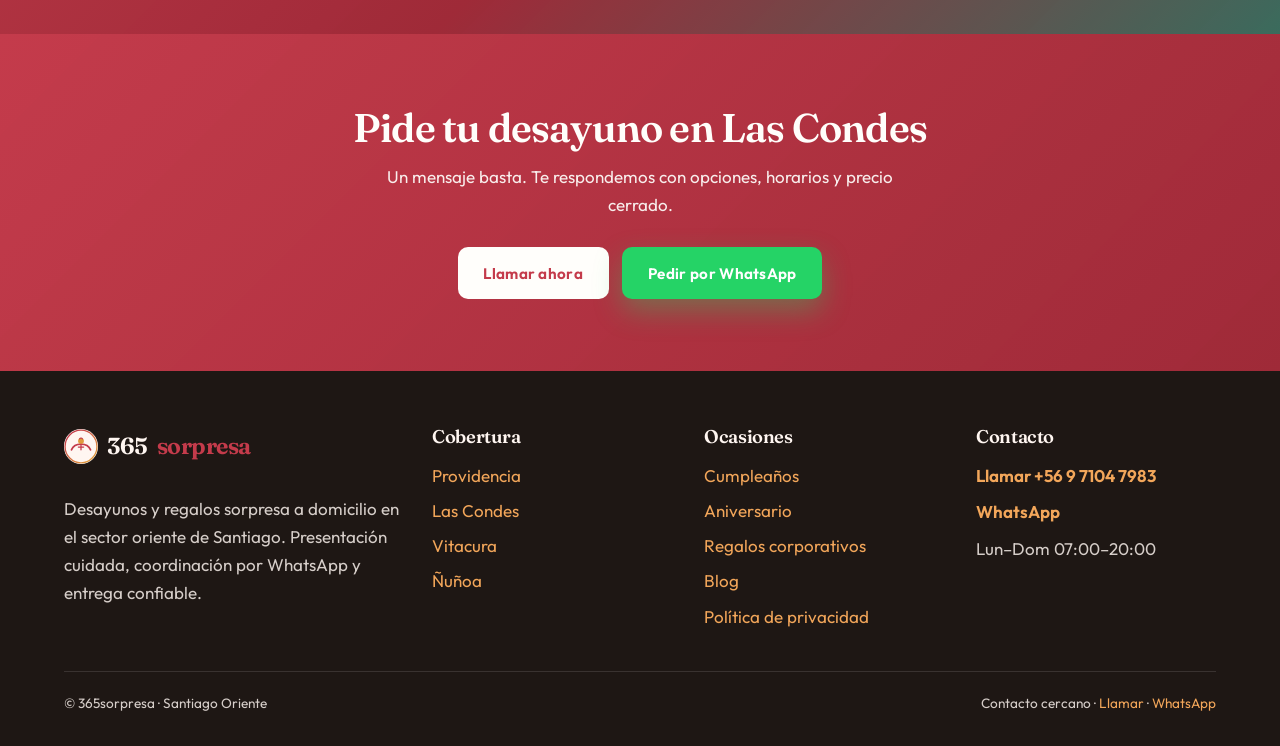
<file: desayunos-a-domicilio-las-condes.html>
<!DOCTYPE html>
<html lang="es-CL">
<head>
  <meta charset="UTF-8">
  <meta name="viewport" content="width=device-width, initial-scale=1">
  <title>Desayunos a domicilio Las Condes | 365sorpresa</title>
  <meta name="description" content="Desayuno sorpresa y canastas a domicilio en Las Condes. Ideal Día de la Madre. Pide por WhatsApp.">
  <link rel="canonical" href="https://365sorpresa.cl/desayunos-a-domicilio-las-condes.html">
  <meta name="robots" content="index, follow">
  <meta property="og:type" content="website">
  <meta property="og:locale" content="es_CL">
  <meta property="og:site_name" content="365sorpresa">
  <meta property="og:title" content="Desayunos a domicilio Las Condes | 365sorpresa">
  <meta property="og:description" content="Desayuno sorpresa y canastas a domicilio en Las Condes. Ideal Día de la Madre. Pide por WhatsApp.">
  <meta property="og:url" content="https://365sorpresa.cl/desayunos-a-domicilio-las-condes.html">
  <meta property="og:image" content="https://365sorpresa.cl/assets/img/og-default.webp">
  <meta property="og:image:width" content="1200">
  <meta property="og:image:height" content="630">
  <meta property="og:image:alt" content="Desayuno sorpresa a domicilio 365sorpresa">
  <meta name="twitter:card" content="summary_large_image">
  <meta name="twitter:title" content="Desayunos a domicilio Las Condes | 365sorpresa">
  <meta name="twitter:description" content="Desayuno sorpresa y canastas a domicilio en Las Condes. Ideal Día de la Madre. Pide por WhatsApp.">
  <meta name="twitter:image" content="https://365sorpresa.cl/assets/img/og-default.webp">
  <link rel="icon" type="image/png" sizes="32x32" href="assets/img/favicon-32.png">
  <link rel="apple-touch-icon" href="assets/img/apple-touch-icon.png">
  <link rel="manifest" href="manifest.json">
  <meta name="theme-color" content="#c43b4b">
  <!-- Google tag (gtag.js) -->
  <script async src="https://www.googletagmanager.com/gtag/js?id=G-T322NZPCMZ"></script>
  <script>
    window.dataLayer = window.dataLayer || [];
    function gtag(){dataLayer.push(arguments);}
    gtag('js', new Date());
    gtag('config', 'G-T322NZPCMZ');
  </script>
  
  <link rel="preconnect" href="https://fonts.googleapis.com">
  <link rel="preconnect" href="https://fonts.gstatic.com" crossorigin>
  <link href="https://fonts.googleapis.com/css2?family=Fraunces:opsz,wght@9..144,500;600;700&family=Outfit:wght@400;600;700&display=swap" rel="stylesheet">
  <link rel="stylesheet" href="assets/css/styles.css">
  <script type="application/ld+json">
{
  "@context": "https://schema.org",
  "@type": "LocalBusiness",
  "name": "365sorpresa",
  "url": "https://365sorpresa.cl",
  "image": "https://365sorpresa.cl/assets/img/og-default.webp",
  "logo": "https://365sorpresa.cl/assets/img/logo.svg",
  "geo": {
    "@type": "GeoCoordinates",
    "latitude": -33.4172,
    "longitude": -70.6068
  },
  "hasMap": "https://www.google.com/maps/search/?api=1&query=Providencia%2C%20Santiago%2C%20Chile",
  "description": "Desayunos y regalos sorpresa a domicilio en el sector oriente de Santiago.",
  "areaServed": [
    {
      "@type": "City",
      "name": "Providencia"
    },
    {
      "@type": "City",
      "name": "Las Condes"
    },
    {
      "@type": "City",
      "name": "Vitacura"
    },
    {
      "@type": "City",
      "name": "Ñuñoa"
    }
  ],
  "address": {
    "@type": "PostalAddress",
    "addressLocality": "Santiago",
    "addressRegion": "Región Metropolitana",
    "addressCountry": "CL"
  },
  "telephone": "+56971047983",
  "contactPoint": {
    "@type": "ContactPoint",
    "telephone": "+56971047983",
    "contactType": "customer service",
    "availableLanguage": "Spanish",
    "areaServed": "CL"
  },
  "openingHoursSpecification": [
    {
      "@type": "OpeningHoursSpecification",
      "dayOfWeek": ["Monday", "Tuesday", "Wednesday", "Thursday", "Friday", "Saturday", "Sunday"],
      "opens": "07:00",
      "closes": "20:00"
    }
  ],
  "priceRange": "$$",
  "currenciesAccepted": "CLP",
  "paymentAccepted": "Transferencia bancaria, efectivo al recibir"
}
  </script>
  <script type="application/ld+json">
{
  "@context": "https://schema.org",
  "@type": "FAQPage",
  "mainEntity": [
    {
      "@type": "Question",
      "name": "¿Con cuánta anticipación debo pedir?",
      "acceptedAnswer": {
        "@type": "Answer",
        "text": "Lo ideal es coordinar con al menos 24 horas de anticipación. Para fechas peack (Día de la Madre, San Valentín, Navidad) te recomendamos reservar con más tiempo. Escríbenos y te confirmamos disponibilidad del día."
      }
    },
    {
      "@type": "Question",
      "name": "¿En qué sectores entregan?",
      "acceptedAnswer": {
        "@type": "Answer",
        "text": "Cubrimos Providencia, Las Condes, Vitacura y Ñuñoa. Si tu dirección está en el límite de otra comuna, consulta por WhatsApp y te confirmamos cobertura."
      }
    },
    {
      "@type": "Question",
      "name": "¿Cómo se paga?",
      "acceptedAnswer": {
        "@type": "Answer",
        "text": "El pago se coordina al confirmar el pedido por transferencia bancaria o efectivo al recibir. No hay pasarela online: todo se cierra por WhatsApp de forma clara y transparente."
      }
    },
    {
      "@type": "Question",
      "name": "¿Hacen desayuno para el Día de la Madre en Las Condes?",
      "acceptedAnswer": {
        "@type": "Answer",
        "text": "Sí. Abrimos cupos especiales para el Día de la Madre con anticipación. Reserva tu canasta o box por WhatsApp."
      }
    },
    {
      "@type": "Question",
      "name": "¿Puedo personalizar el mensaje o el box?",
      "acceptedAnswer": {
        "@type": "Answer",
        "text": "Sí. Puedes agregar tarjeta con dedicatoria, ajustar preferencias alimentarias dentro de lo disponible y elegir el tono de la presentación según la ocasión."
      }
    }
  ]
}
  </script>
  <script type="application/ld+json">
{
  "@context": "https://schema.org",
  "@graph": [
    {
      "@type": "Product",
      "name": "Box Clásico 365sorpresa",
      "description": "Desayuno sorpresa a domicilio con selección dulce y salada. Incluye croissant o sándwich artesanal, fruta de estación, jugo natural o café, mermelada, tarjeta con dedicatoria y detalle floral.",
      "image": "https://365sorpresa.cl/assets/img/box-clasico.webp",
      "brand": {
        "@type": "Brand",
        "name": "365sorpresa"
      },
      "offers": {
        "@type": "Offer",
        "priceCurrency": "CLP",
        "price": "28990",
        "availability": "https://schema.org/InStock",
        "sku": "365-BOX-CLASICO",
        "shippingDetails": {
          "@type": "OfferShippingDetails",
          "shippingRate": {
            "@type": "MonetaryAmount",
            "value": "0",
            "currency": "CLP"
          },
          "shippingDestination": {
            "@type": "DefinedRegion",
            "addressCountry": "CL"
          },
          "deliveryTime": {
            "@type": "ShippingDeliveryTime",
            "handlingTime": {
              "@type": "QuantitativeValue",
              "minValue": 0,
              "maxValue": 1,
              "unitCode": "DAY"
            },
            "transitTime": {
              "@type": "QuantitativeValue",
              "minValue": 0,
              "maxValue": 1,
              "unitCode": "DAY"
            }
          }
        },
        "hasMerchantReturnPolicy": {
          "@type": "MerchantReturnPolicy",
          "applicableCountry": "CL",
          "returnPolicyCategory": "https://schema.org/MerchantReturnNotPermitted"
        },
        "url": "https://365sorpresa.cl",
        "description": "Precio referencial en CLP. Entrega a domicilio en Providencia, Las Condes, Vitacura y Ñuñoa. Coordinación por WhatsApp."
      }
    }
  ]
}
  </script>
  <script type="application/ld+json">
{
  "@context": "https://schema.org",
  "@type": "WebSite",
  "name": "365sorpresa",
  "url": "https://365sorpresa.cl",
  "inLanguage": "es-CL",
  "publisher": {
    "@type": "Organization",
    "name": "365sorpresa",
    "logo": {
      "@type": "ImageObject",
      "url": "https://365sorpresa.cl/assets/img/logo.svg"
    }
  }
}
  </script>
  <script type="application/ld+json">
{
  "@context": "https://schema.org",
  "@type": "BreadcrumbList",
  "itemListElement": [
    { "@type": "ListItem", "position": 1, "name": "Inicio", "item": "https://365sorpresa.cl/" },
    { "@type": "ListItem", "position": 2, "name": "Desayunos a domicilio Las Condes", "item": "https://365sorpresa.cl/desayunos-a-domicilio-las-condes.html" }
  ]
}
  </script>
</head>
<body>
  <a class="skip-link" href="#contenido">Saltar al contenido</a>
  <header class="site-header">
    <div class="container site-header__inner">
      <a class="logo" href="index.html"><img class="logo__mark" src="assets/img/logo.svg" alt="" width="40" height="40">365<span>sorpresa</span></a>
      <button class="nav-toggle" type="button" aria-controls="site-nav" aria-expanded="false" aria-label="Abrir menú">
        <span class="nav-toggle__bar" aria-hidden="true"></span>
      </button>
      <nav class="nav" id="site-nav" aria-label="Principal">
        <ul class="nav__list">
          <li><a href="index.html">Inicio</a></li>
          <li><a href="desayunos-a-domicilio-providencia.html">Providencia</a></li>
          <li><a href="desayunos-a-domicilio-las-condes.html" aria-current="page">Las Condes</a></li>
          <li><a href="desayunos-a-domicilio-vitacura.html">Vitacura</a></li>
          <li><a href="desayunos-a-domicilio-nunoa.html">Ñuñoa</a></li>
          <li><a href="regalos-corporativos-santiago.html">Empresas</a></li>
          <li><a href="blog/">Blog</a></li>
          <li class="nav__cta"><div class="nav__cta-pair"><a class="btn btn--call" data-track="call" data-label="nav" href="tel:+56971047983">Llamar</a><a class="btn btn--whatsapp" data-track="whatsapp" data-label="nav" href="https://wa.me/56971047983?text=Hola%20365sorpresa%2C%20quiero%20pedir%20un%20desayuno%20sorpresa.">WhatsApp</a></div></li>
        </ul>
      </nav>
    </div>
  </header>

  <main id="contenido">
    <nav class="breadcrumbs container" aria-label="Migas de pan">
      <ol>
        <li><a href="index.html">Inicio</a></li>
        <li><span aria-current="page">Las Condes</span></li>
      </ol>
    </nav>
    <section class="hero">
      <span class="hero__orb hero__orb--1" aria-hidden="true"></span><span class="hero__orb hero__orb--2" aria-hidden="true"></span><div class="container hero__grid"><div class="hero-animate">
          <p class="eyebrow">365sorpresa · Las Condes</p>
          <h1>Desayunos a domicilio en Las Condes</h1>
          <p class="lead">En Las Condes entregamos desayunos sorpresa con acabado premium: para mamá, aniversarios, cumpleaños o un detalle de oficina.</p>
          <p class="lead" style="font-size:.95rem;margin-top:.75rem">desayunos a domicilio las condes · desayuno sorpresa las condes · canasta de desayuno a domicilio</p>
          <div class="btn-group">
            <a class="btn btn--call" data-track="call" data-label="hero-call-las-condes" href="tel:+56971047983">Llamar</a><a class="btn btn--whatsapp" data-track="whatsapp" data-label="hero-las-condes" href="https://wa.me/56971047983?text=Hola%20365sorpresa%2C%20vengo%20desde%20la%20p%C3%A1gina%20de%20Las%20Condes%20y%20quiero%20pedir%20un%20desayuno%20sorpresa.">Pedir por WhatsApp</a>
            <a class="btn btn--ghost" href="#sectores">Ver sectores</a>
          </div>
        </div>
        <div class="hero__media">
          <img src="assets/img/hero-desayuno.webp" alt="Desayuno sorpresa a domicilio en Las Condes" width="1600" height="1066" fetchpriority="high">
        </div>
      </div>
    </section>

    <section class="trust" aria-label="Confianza">
      <div class="container">
        <ul class="trust__list">
          <li><strong>Las Condes</strong><span>entrega a domicilio</span></li>
          <li><strong>WhatsApp</strong><span>coordinación directa</span></li>
          <li><strong>Premium</strong><span>presentación cuidada</span></li>
        </ul>
      </div>
    </section>

    <aside class="promo" data-season="madre" aria-label="Promoción estacional">
      <div class="container promo__inner">
        <p><strong>Fecha especial en Las Condes</strong> Reserva tu box con anticipación. Cupos limitados por jornada.</p>
        <a class="btn" data-track="whatsapp" data-label="promo-las-condes" href="https://wa.me/56971047983?text=Hola%20365sorpresa%2C%20vengo%20desde%20la%20p%C3%A1gina%20de%20Las%20Condes%20y%20quiero%20pedir%20un%20desayuno%20sorpresa.%20Tambi%C3%A9n%20quiero%20reservar%20para%20una%20fecha%20especial.">Reservar</a>
      </div>
    </aside>

    <section class="sectors section" id="sectores">
      <div class="container">
        <div class="section__head reveal">
          <p class="eyebrow">Cobertura local</p>
          <h2>Sectores de Las Condes donde entregamos</h2>
          <p>Cubrimos los sectores de mayor demanda en Las Condes. Indícanos la dirección exacta al escribirnos y validamos el tramo de entrega.</p>
        </div>
        <ul class="sector-list reveal">
          <li>El Golf</li>
          <li>Apoquindo</li>
          <li>Estoril</li>
          <li>Los Dominicos</li>
          <li>San Carlos de Apoquindo</li>
        </ul>
      </div>
    </section>

    <section class="section" id="productos">
      <div class="container">
        <div class="section__head reveal">
          <p class="eyebrow">Opciones</p>
          <h2>Boxes para pedir en Las Condes</h2>
          <p>Imágenes referenciales. Contenido y precios se confirman al coordinar tu pedido.</p>
        </div>
        <div class="product-grid">
        <article class="product reveal" itemscope itemtype="https://schema.org/Product">
          <meta itemprop="brand" content="365sorpresa">
          <div class="product__media">
            <img src="assets/img/box-clasico.webp" alt="Box Clásico" width="800" height="800" loading="lazy" itemprop="image">
          </div>
          <div class="product__body">            <h3 itemprop="name">Box Clásico</h3>
            <p itemprop="description">Selección equilibrada de dulce y salado, jugo y detalle floral. Ideal para cualquier mañana.</p>
            <p class="product__price" itemprop="offers" itemscope itemtype="https://schema.org/Offer">
              <meta itemprop="priceCurrency" content="CLP">
              <meta itemprop="price" content="28990"><link itemprop="availability" href="https://schema.org/InStock"><span>$28.990</span>
            </p>
            <a class="btn btn--whatsapp" data-track="whatsapp" data-label="Box Clásico" href="https://wa.me/56971047983?text=Hola%20365sorpresa%2C%20me%20interesa%20el%20Box%20Cl%C3%A1sico.%20Vengo%20desde%20la%20p%C3%A1gina%20de%20Las%20Condes.">Quiero el Box Clásico</a>
          </div>
        </article>
        <article class="product reveal" itemscope itemtype="https://schema.org/Product">
          <meta itemprop="brand" content="365sorpresa">
          <div class="product__media">
            <img src="assets/img/box-romantico.webp" alt="Box Romántico" width="800" height="800" loading="lazy" itemprop="image">
          </div>
          <div class="product__body">            <h3 itemprop="name">Box Romántico</h3>
            <p itemprop="description">Presentación íntima con toques gourmet y mensaje personalizado. Perfecto para aniversarios.</p>
            <p class="product__price" itemprop="offers" itemscope itemtype="https://schema.org/Offer">
              <meta itemprop="priceCurrency" content="CLP">
              <meta itemprop="price" content="34990"><link itemprop="availability" href="https://schema.org/InStock"><span>$34.990</span>
            </p>
            <a class="btn btn--whatsapp" data-track="whatsapp" data-label="Box Romántico" href="https://wa.me/56971047983?text=Hola%20365sorpresa%2C%20me%20interesa%20el%20Box%20Rom%C3%A1ntico.%20Vengo%20desde%20la%20p%C3%A1gina%20de%20Las%20Condes.">Quiero el Box Romántico</a>
          </div>
        </article>
        <article class="product reveal" itemscope itemtype="https://schema.org/Product">
          <meta itemprop="brand" content="365sorpresa">
          <div class="product__media">
            <img src="assets/img/box-cumpleanos.webp" alt="Box Cumpleaños" width="800" height="800" loading="lazy" itemprop="image">
          </div>
          <div class="product__body">            <h3 itemprop="name">Box Cumpleaños</h3>
            <p itemprop="description">Celebración lista para abrir: desayuno completo, globo o detalle temático según disponibilidad.</p>
            <p class="product__price" itemprop="offers" itemscope itemtype="https://schema.org/Offer">
              <meta itemprop="priceCurrency" content="CLP">
              <meta itemprop="price" content="32990"><link itemprop="availability" href="https://schema.org/InStock"><span>$32.990</span>
            </p>
            <a class="btn btn--whatsapp" data-track="whatsapp" data-label="Box Cumpleaños" href="https://wa.me/56971047983?text=Hola%20365sorpresa%2C%20me%20interesa%20el%20Box%20Cumplea%C3%B1os.%20Vengo%20desde%20la%20p%C3%A1gina%20de%20Las%20Condes.">Quiero el Box Cumpleaños</a>
          </div>
        </article>
        </div>
      </div>
    </section>

    <section class="section section--tight" style="background:rgba(255,252,248,.55)">
      <div class="container">
        <div class="section__head reveal">
          <h2>Cómo funciona en Las Condes</h2>
        </div>
      <div class="steps">
        <div class="step reveal">
          <h3>Elige tu box</h3>
          <p>Revisa las opciones destacadas o cuéntanos la ocasión. Te orientamos según presupuesto y preferencias.</p>
        </div>
        <div class="step reveal">
          <h3>Coordina por WhatsApp</h3>
          <p>Confirmamos dirección, horario de entrega, mensaje en la tarjeta y forma de pago. Sin carrito ni fricción.</p>
        </div>
        <div class="step reveal">
          <h3>Recibe la sorpresa</h3>
          <p>Entregamos en Providencia, Las Condes, Vitacura y Ñuñoa con presentación lista para enamorar.</p>
        </div>
      </div>
      </div>
    </section>

    <section class="section">
      <div class="container">
        <div class="section__head reveal">
          <h2>También entregamos en</h2>
          <p>Enlaces a otras comunas del sector oriente y a ocasiones especiales.</p>
        </div>
        <div class="silo reveal">
          <a href="desayunos-a-domicilio-providencia.html">Providencia</a>
          <a href="desayunos-a-domicilio-vitacura.html">Vitacura</a>
          <a href="desayunos-a-domicilio-nunoa.html">Ñuñoa</a>
          <a href="desayunos-cumpleanos-santiago.html">Cumpleaños</a>
          <a href="desayunos-aniversario-santiago.html">Aniversario</a>
          <a href="regalos-corporativos-santiago.html">Corporativos</a>
        </div>
      </div>
    </section>

    <section class="section" id="faq">
      <div class="container">
        <div class="section__head reveal">
          <h2>Preguntas frecuentes — Las Condes</h2>
        </div>
      <div class="faq">
        <details>
          <summary>¿Con cuánta anticipación debo pedir?</summary>
          <p>Lo ideal es coordinar con al menos 24 horas de anticipación. Para fechas peack (Día de la Madre, San Valentín, Navidad) te recomendamos reservar con más tiempo. Escríbenos y te confirmamos disponibilidad del día.</p>
        </details>
        <details>
          <summary>¿En qué sectores entregan?</summary>
          <p>Cubrimos Providencia, Las Condes, Vitacura y Ñuñoa. Si tu dirección está en el límite de otra comuna, consulta por WhatsApp y te confirmamos cobertura.</p>
        </details>
        <details>
          <summary>¿Cómo se paga?</summary>
          <p>El pago se coordina al confirmar el pedido por transferencia bancaria o efectivo al recibir. No hay pasarela online: todo se cierra por WhatsApp de forma clara y transparente.</p>
        </details>
        <details>
          <summary>¿Hacen desayuno para el Día de la Madre en Las Condes?</summary>
          <p>Sí. Abrimos cupos especiales para el Día de la Madre con anticipación. Reserva tu canasta o box por WhatsApp.</p>
        </details>
        <details>
          <summary>¿Puedo personalizar el mensaje o el box?</summary>
          <p>Sí. Puedes agregar tarjeta con dedicatoria, ajustar preferencias alimentarias dentro de lo disponible y elegir el tono de la presentación según la ocasión.</p>
        </details>
      </div>
      </div>
    </section>

        <section class="contact" id="contacto" aria-labelledby="contacto-title">
      <div class="container">
        <div class="section__head reveal">
          <p class="eyebrow">Cerca tuyo</p>
          <h2 id="contacto-title">Hablemos: te ayudamos a armar la sorpresa</h2>
          <p>Respuesta rápida, sin formularios. Elige llamar o escribir por WhatsApp.</p>
        </div>
        <div class="contact__grid">
          <a class="contact-card reveal" data-track="call" data-label="contact-section" href="tel:+56971047983">
            <span class="contact-card__icon"><svg viewBox="0 0 24 24" aria-hidden="true"><path d="M6.6 10.8a15.5 15.5 0 0 0 6.6 6.6l2.2-2.2a1 1 0 0 1 1-.25 11.4 11.4 0 0 0 3.6.57 1 1 0 0 1 1 1V20a1 1 0 0 1-1 1A17 17 0 0 1 3 4a1 1 0 0 1 1-1h3.5a1 1 0 0 1 1 1 11.4 11.4 0 0 0 .57 3.6 1 1 0 0 1-.25 1z"/></svg></span>
            <h3>Llamar ahora</h3>
            <p>Conversemos altiro sobre horario, box y dedicatoria.</p>
            <span class="contact-card__action">+56 9 7104 7983</span>
          </a>
          <a class="contact-card reveal reveal-delay-1" data-track="whatsapp" data-label="contact-section" href="https://wa.me/56971047983?text=Hola%20365sorpresa%2C%20quiero%20pedir%20un%20desayuno%20sorpresa.">
            <span class="contact-card__icon"><svg viewBox="0 0 24 24" aria-hidden="true"><path d="M20.5 3.5A11 11 0 0 0 2.4 17.1L1.5 22.5l5.5-.9A11 11 0 0 0 20.5 3.5zm-8.5 17a9 9 0 0 1-4.6-1.3l-.3-.2-3.2.5.5-3.1-.2-.3a9 9 0 1 1 7.8 4.4zm5-6.7c-.3-.1-1.6-.8-1.9-.9s-.4-.1-.6.1-.7.9-.8 1-.3.2-.6.1a7.4 7.4 0 0 1-2.2-1.4 8.2 8.2 0 0 1-1.5-1.9c-.2-.3 0-.4.1-.6l.4-.5.3-.4.1-.3-.1-.4c0-.1-.6-1.4-.8-1.9s-.4-.4-.6-.4h-.5c-.2 0-.4.1-.6.3s-.8.8-.8 1.9.8 2.2.9 2.3c.1.2 1.6 2.5 3.9 3.5 2.3 1 2.3.7 2.7.6.4-.1 1.4-.6 1.6-1.1.2-.6.2-1 .1-1.1s-.3-.2-.6-.3z"/></svg></span>
            <h3>WhatsApp</h3>
            <p>Escríbenos y te guiamos paso a paso para confirmar tu pedido.</p>
            <span class="contact-card__action">Escribir ahora</span>
          </a>
        </div>
        <div class="contact__meta reveal">
          <span>Horario: Lun–Dom 07:00–20:00</span>
          <span>Cobertura: Providencia, Las Condes, Vitacura y Ñuñoa</span>
          <a href="tel:+56971047983">+56 9 7104 7983</a>
        </div>
      </div>
    </section>


    <section class="cta-band">
      <div class="container">
        <h2>Pide tu desayuno en Las Condes</h2>
        <p>Un mensaje basta. Te respondemos con opciones, horarios y precio cerrado.</p>
        <div class="btn-group"><a class="btn btn--call" data-track="call" data-label="cta-call" href="tel:+56971047983">Llamar ahora</a><a class="btn btn--whatsapp" data-track="whatsapp" data-label="cta-las-condes" href="https://wa.me/56971047983?text=Hola%20365sorpresa%2C%20vengo%20desde%20la%20p%C3%A1gina%20de%20Las%20Condes%20y%20quiero%20pedir%20un%20desayuno%20sorpresa.">Pedir por WhatsApp</a></div>
      </div>
    </section>
  </main>
  <footer class="site-footer">
    <div class="container footer-grid">
      <div>
        <a class="logo" href="index.html"><img class="logo__mark" src="assets/img/logo.svg" alt="" width="40" height="40">365<span>sorpresa</span></a>
        <p>Desayunos y regalos sorpresa a domicilio en el sector oriente de Santiago. Presentación cuidada, coordinación por WhatsApp y entrega confiable.</p>
      </div>
      <div>
        <h3>Cobertura</h3>
        <ul class="footer-links">
          <li><a href="desayunos-a-domicilio-providencia.html">Providencia</a></li>
          <li><a href="desayunos-a-domicilio-las-condes.html">Las Condes</a></li>
          <li><a href="desayunos-a-domicilio-vitacura.html">Vitacura</a></li>
          <li><a href="desayunos-a-domicilio-nunoa.html">Ñuñoa</a></li>
        </ul>
      </div>
      <div>
        <h3>Ocasiones</h3>
        <ul class="footer-links">
          <li><a href="desayunos-cumpleanos-santiago.html">Cumpleaños</a></li>
          <li><a href="desayunos-aniversario-santiago.html">Aniversario</a></li>
          <li><a href="regalos-corporativos-santiago.html">Regalos corporativos</a></li>
          <li><a href="blog/">Blog</a></li>
          <li><a href="politica-de-privacidad.html">Política de privacidad</a></li>
        </ul>
      </div>
          <div>
        <h3>Contacto</h3>
        <div class="footer-contact">
          <a data-track="call" data-label="footer" href="tel:+56971047983">Llamar +56 9 7104 7983</a>
          <a data-track="whatsapp" data-label="footer" href="https://wa.me/56971047983?text=Hola%20365sorpresa%2C%20quiero%20pedir%20un%20desayuno%20sorpresa.">WhatsApp</a>
          <span>Lun–Dom 07:00–20:00</span>
        </div>
      </div>
    </div>
    <div class="container footer-bottom">
      <span>© 365sorpresa · Santiago Oriente</span>
      <span>Contacto cercano · <a data-track="call" data-label="footer-bottom" href="tel:+56971047983">Llamar</a> · <a data-track="whatsapp" data-label="footer-bottom" href="https://wa.me/56971047983">WhatsApp</a></span>
    </div>
  </footer>
  <div class="contact-float" aria-label="Contacto rápido">
    <a class="contact-float__call" data-track="call" data-label="float" href="tel:+56971047983" aria-label="Llamar a 365sorpresa">
      <span class="contact-float__label">Llamar</span>
      <svg viewBox="0 0 24 24" aria-hidden="true"><path d="M6.6 10.8a15.5 15.5 0 0 0 6.6 6.6l2.2-2.2a1 1 0 0 1 1-.25 11.4 11.4 0 0 0 3.6.57 1 1 0 0 1 1 1V20a1 1 0 0 1-1 1A17 17 0 0 1 3 4a1 1 0 0 1 1-1h3.5a1 1 0 0 1 1 1 11.4 11.4 0 0 0 .57 3.6 1 1 0 0 1-.25 1z"/></svg>
    </a>
    <a class="contact-float__wa" data-track="whatsapp" data-label="float" href="https://wa.me/56971047983?text=Hola%20365sorpresa%2C%20quiero%20informaci%C3%B3n%20para%20pedir." aria-label="Escribir por WhatsApp">
      <span class="contact-float__label">WhatsApp</span>
      <svg viewBox="0 0 24 24" aria-hidden="true"><path d="M20.5 3.5A11 11 0 0 0 2.4 17.1L1.5 22.5l5.5-.9A11 11 0 0 0 20.5 3.5zm-8.5 17a9 9 0 0 1-4.6-1.3l-.3-.2-3.2.5.5-3.1-.2-.3a9 9 0 1 1 7.8 4.4zm5-6.7c-.3-.1-1.6-.8-1.9-.9s-.4-.1-.6.1-.7.9-.8 1-.3.2-.6.1a7.4 7.4 0 0 1-2.2-1.4 8.2 8.2 0 0 1-1.5-1.9c-.2-.3 0-.4.1-.6l.4-.5.3-.4.1-.3-.1-.4c0-.1-.6-1.4-.8-1.9s-.4-.4-.6-.4h-.5c-.2 0-.4.1-.6.3s-.8.8-.8 1.9.8 2.2.9 2.3c.1.2 1.6 2.5 3.9 3.5 2.3 1 2.3.7 2.7.6.4-.1 1.4-.6 1.6-1.1.2-.6.2-1 .1-1.1s-.3-.2-.6-.3z"/></svg>
    </a>
  </div>
  <script src="assets/js/main.js" defer></script>
</body>
</html>
</file>
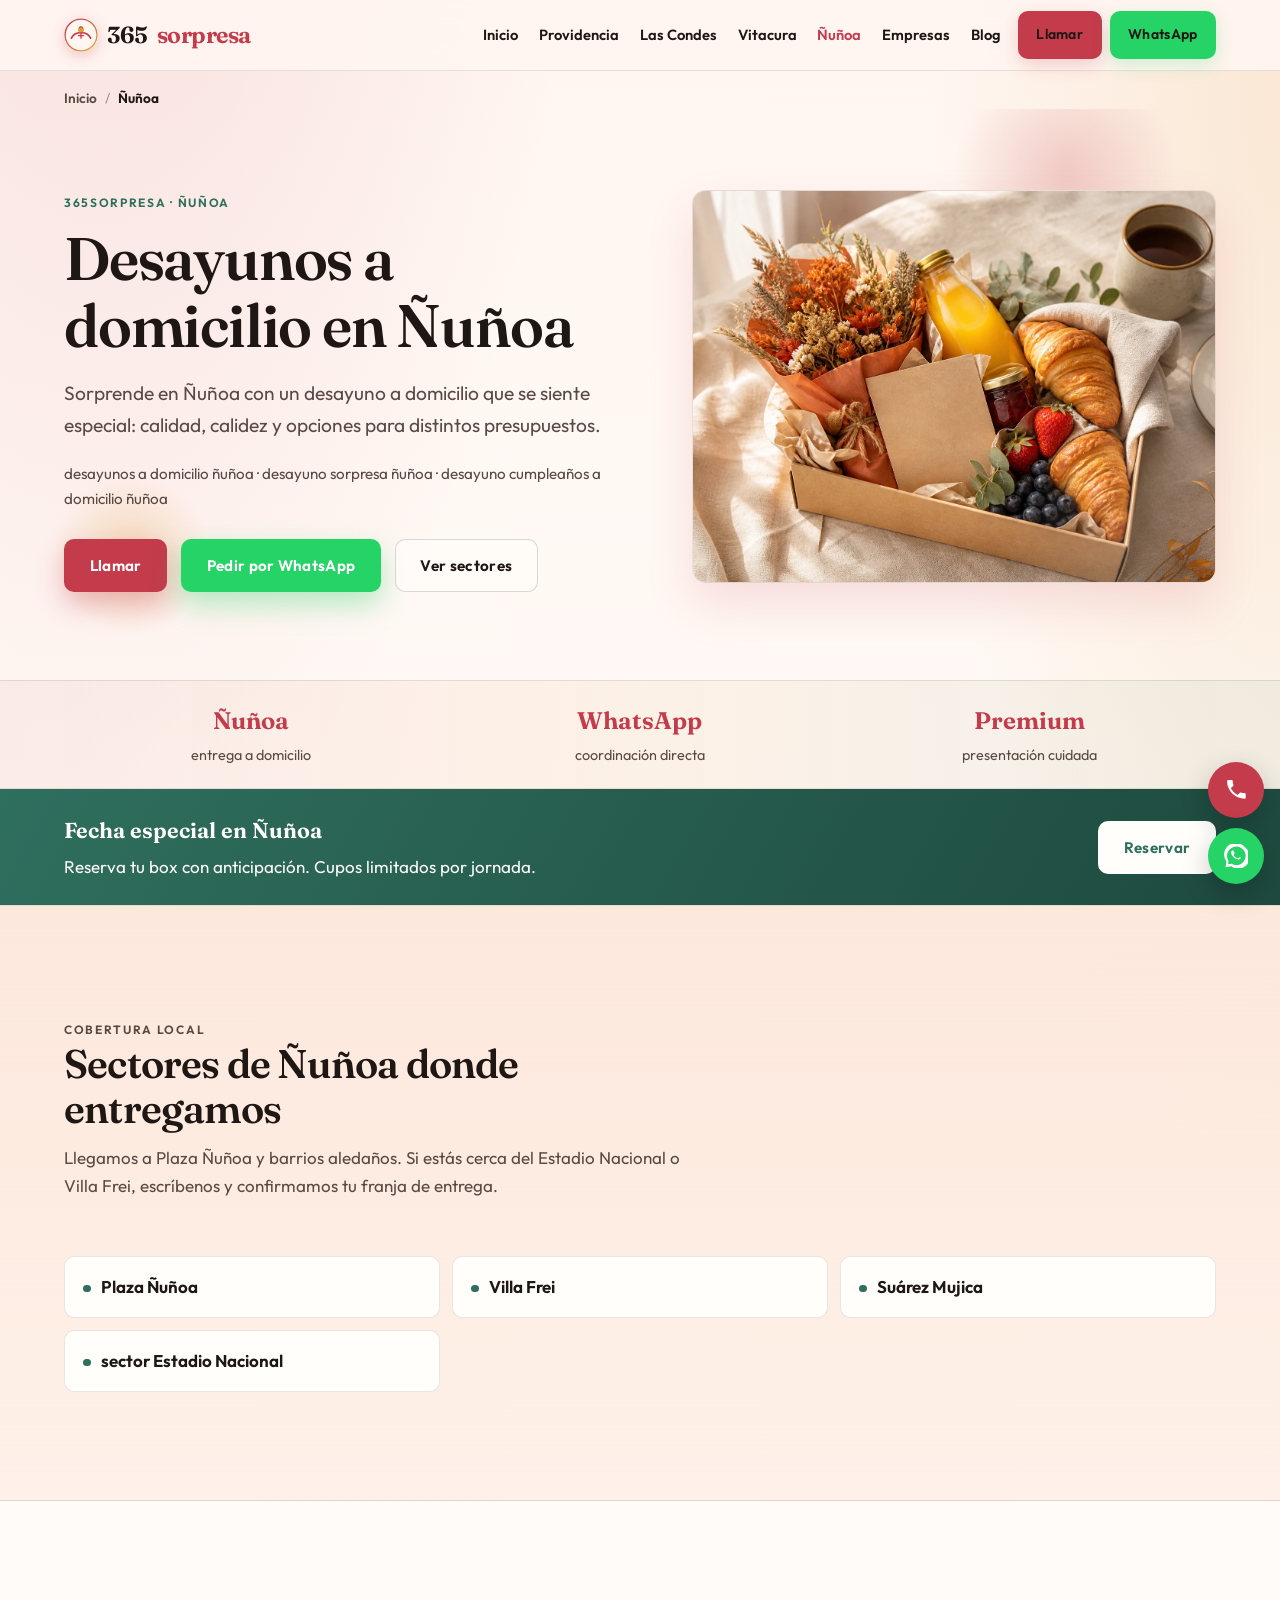
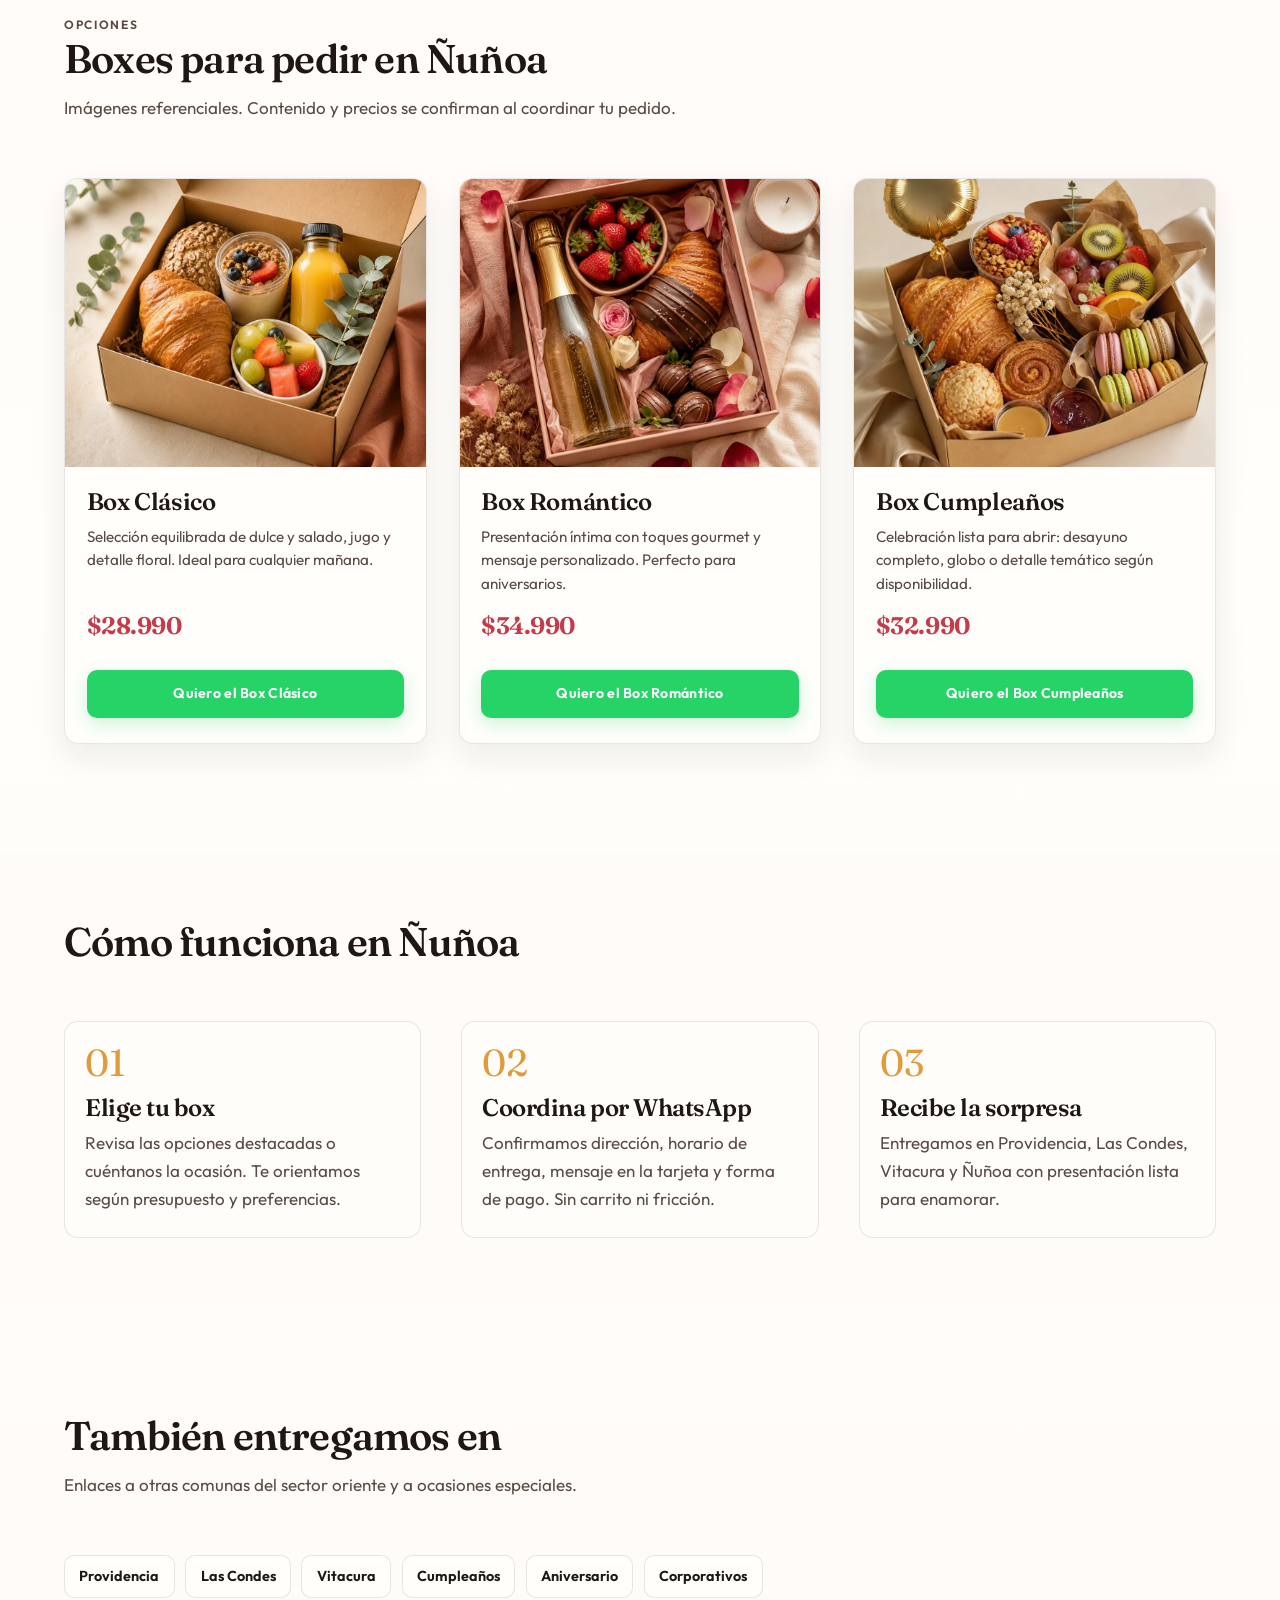
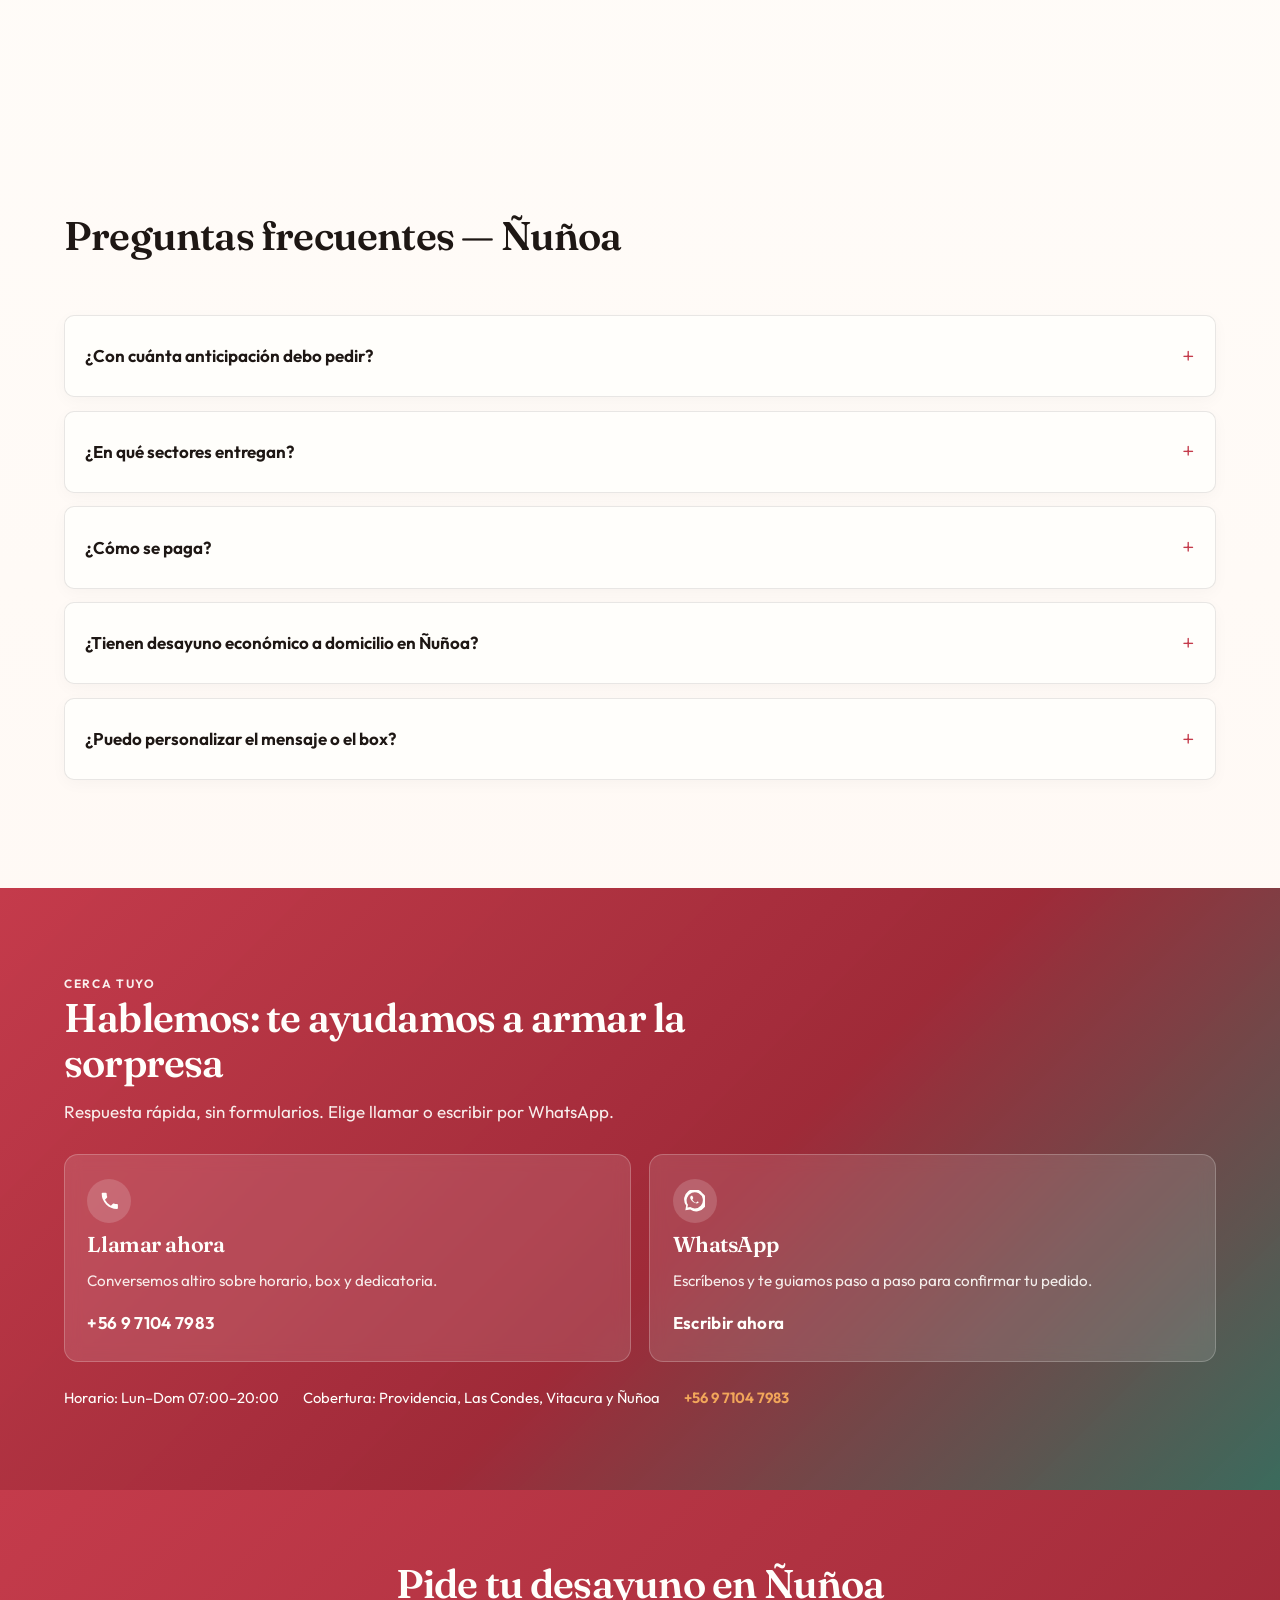
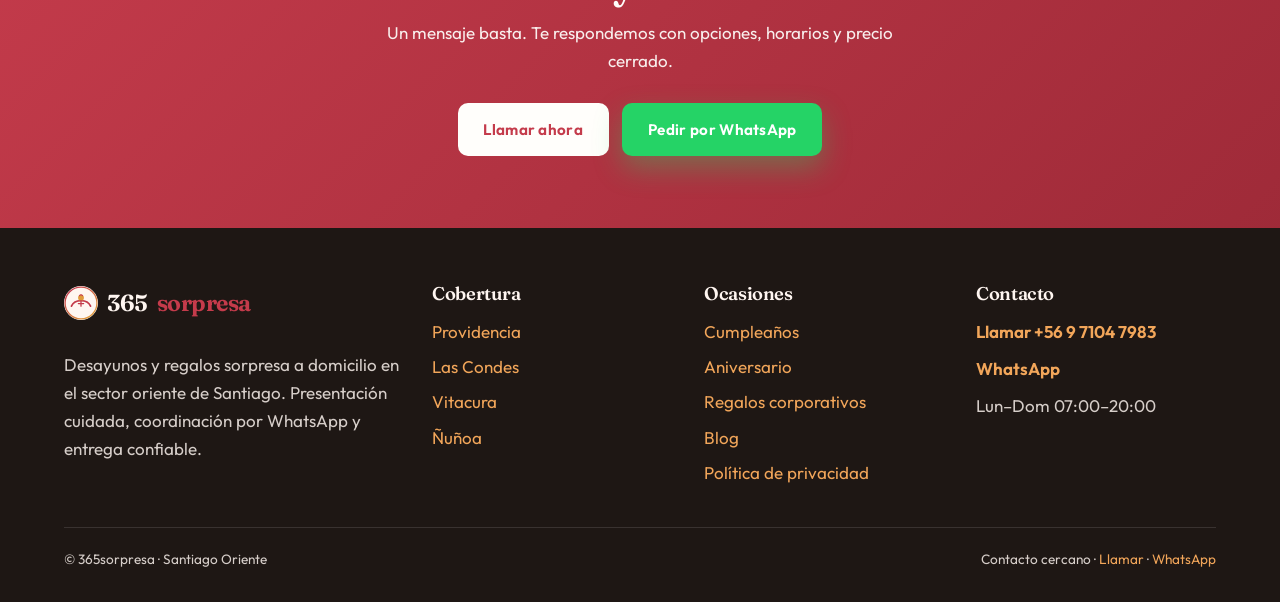
<file: desayunos-a-domicilio-nunoa.html>
<!DOCTYPE html>
<html lang="es-CL">
<head>
  <meta charset="UTF-8">
  <meta name="viewport" content="width=device-width, initial-scale=1">
  <title>Desayunos a domicilio Ñuñoa | 365sorpresa</title>
  <meta name="description" content="Desayuno sorpresa y regalos a domicilio en Ñuñoa. Cumpleaños y opciones accesibles. WhatsApp.">
  <link rel="canonical" href="https://365sorpresa.cl/desayunos-a-domicilio-nunoa.html">
  <meta name="robots" content="index, follow">
  <meta property="og:type" content="website">
  <meta property="og:locale" content="es_CL">
  <meta property="og:site_name" content="365sorpresa">
  <meta property="og:title" content="Desayunos a domicilio Ñuñoa | 365sorpresa">
  <meta property="og:description" content="Desayuno sorpresa y regalos a domicilio en Ñuñoa. Cumpleaños y opciones accesibles. WhatsApp.">
  <meta property="og:url" content="https://365sorpresa.cl/desayunos-a-domicilio-nunoa.html">
  <meta property="og:image" content="https://365sorpresa.cl/assets/img/og-default.webp">
  <meta property="og:image:width" content="1200">
  <meta property="og:image:height" content="630">
  <meta property="og:image:alt" content="Desayuno sorpresa a domicilio 365sorpresa">
  <meta name="twitter:card" content="summary_large_image">
  <meta name="twitter:title" content="Desayunos a domicilio Ñuñoa | 365sorpresa">
  <meta name="twitter:description" content="Desayuno sorpresa y regalos a domicilio en Ñuñoa. Cumpleaños y opciones accesibles. WhatsApp.">
  <meta name="twitter:image" content="https://365sorpresa.cl/assets/img/og-default.webp">
  <link rel="icon" type="image/png" sizes="32x32" href="assets/img/favicon-32.png">
  <link rel="apple-touch-icon" href="assets/img/apple-touch-icon.png">
  <link rel="manifest" href="manifest.json">
  <meta name="theme-color" content="#c43b4b">
  <!-- Google tag (gtag.js) -->
  <script async src="https://www.googletagmanager.com/gtag/js?id=G-T322NZPCMZ"></script>
  <script>
    window.dataLayer = window.dataLayer || [];
    function gtag(){dataLayer.push(arguments);}
    gtag('js', new Date());
    gtag('config', 'G-T322NZPCMZ');
  </script>
  
  <link rel="preconnect" href="https://fonts.googleapis.com">
  <link rel="preconnect" href="https://fonts.gstatic.com" crossorigin>
  <link href="https://fonts.googleapis.com/css2?family=Fraunces:opsz,wght@9..144,500;600;700&family=Outfit:wght@400;600;700&display=swap" rel="stylesheet">
  <link rel="stylesheet" href="assets/css/styles.css">
  <script type="application/ld+json">
{
  "@context": "https://schema.org",
  "@type": "LocalBusiness",
  "name": "365sorpresa",
  "url": "https://365sorpresa.cl",
  "image": "https://365sorpresa.cl/assets/img/og-default.webp",
  "logo": "https://365sorpresa.cl/assets/img/logo.svg",
  "geo": {
    "@type": "GeoCoordinates",
    "latitude": -33.4172,
    "longitude": -70.6068
  },
  "hasMap": "https://www.google.com/maps/search/?api=1&query=Providencia%2C%20Santiago%2C%20Chile",
  "description": "Desayunos y regalos sorpresa a domicilio en el sector oriente de Santiago.",
  "areaServed": [
    {
      "@type": "City",
      "name": "Providencia"
    },
    {
      "@type": "City",
      "name": "Las Condes"
    },
    {
      "@type": "City",
      "name": "Vitacura"
    },
    {
      "@type": "City",
      "name": "Ñuñoa"
    }
  ],
  "address": {
    "@type": "PostalAddress",
    "addressLocality": "Santiago",
    "addressRegion": "Región Metropolitana",
    "addressCountry": "CL"
  },
  "telephone": "+56971047983",
  "contactPoint": {
    "@type": "ContactPoint",
    "telephone": "+56971047983",
    "contactType": "customer service",
    "availableLanguage": "Spanish",
    "areaServed": "CL"
  },
  "openingHoursSpecification": [
    {
      "@type": "OpeningHoursSpecification",
      "dayOfWeek": ["Monday", "Tuesday", "Wednesday", "Thursday", "Friday", "Saturday", "Sunday"],
      "opens": "07:00",
      "closes": "20:00"
    }
  ],
  "priceRange": "$$",
  "currenciesAccepted": "CLP",
  "paymentAccepted": "Transferencia bancaria, efectivo al recibir"
}
  </script>
  <script type="application/ld+json">
{
  "@context": "https://schema.org",
  "@type": "FAQPage",
  "mainEntity": [
    {
      "@type": "Question",
      "name": "¿Con cuánta anticipación debo pedir?",
      "acceptedAnswer": {
        "@type": "Answer",
        "text": "Lo ideal es coordinar con al menos 24 horas de anticipación. Para fechas peack (Día de la Madre, San Valentín, Navidad) te recomendamos reservar con más tiempo. Escríbenos y te confirmamos disponibilidad del día."
      }
    },
    {
      "@type": "Question",
      "name": "¿En qué sectores entregan?",
      "acceptedAnswer": {
        "@type": "Answer",
        "text": "Cubrimos Providencia, Las Condes, Vitacura y Ñuñoa. Si tu dirección está en el límite de otra comuna, consulta por WhatsApp y te confirmamos cobertura."
      }
    },
    {
      "@type": "Question",
      "name": "¿Cómo se paga?",
      "acceptedAnswer": {
        "@type": "Answer",
        "text": "El pago se coordina al confirmar el pedido por transferencia bancaria o efectivo al recibir. No hay pasarela online: todo se cierra por WhatsApp de forma clara y transparente."
      }
    },
    {
      "@type": "Question",
      "name": "¿Tienen desayuno económico a domicilio en Ñuñoa?",
      "acceptedAnswer": {
        "@type": "Answer",
        "text": "Sí. Tenemos opciones más accesibles sin perder presentación. Cuéntanos tu presupuesto por WhatsApp y te armamos una propuesta."
      }
    },
    {
      "@type": "Question",
      "name": "¿Puedo personalizar el mensaje o el box?",
      "acceptedAnswer": {
        "@type": "Answer",
        "text": "Sí. Puedes agregar tarjeta con dedicatoria, ajustar preferencias alimentarias dentro de lo disponible y elegir el tono de la presentación según la ocasión."
      }
    }
  ]
}
  </script>
  <script type="application/ld+json">
{
  "@context": "https://schema.org",
  "@graph": [
    {
      "@type": "Product",
      "name": "Box Clásico 365sorpresa",
      "description": "Desayuno sorpresa a domicilio con selección dulce y salada. Incluye croissant o sándwich artesanal, fruta de estación, jugo natural o café, mermelada, tarjeta con dedicatoria y detalle floral.",
      "image": "https://365sorpresa.cl/assets/img/box-clasico.webp",
      "brand": {
        "@type": "Brand",
        "name": "365sorpresa"
      },
      "offers": {
        "@type": "Offer",
        "priceCurrency": "CLP",
        "price": "28990",
        "availability": "https://schema.org/InStock",
        "sku": "365-BOX-CLASICO",
        "shippingDetails": {
          "@type": "OfferShippingDetails",
          "shippingRate": {
            "@type": "MonetaryAmount",
            "value": "0",
            "currency": "CLP"
          },
          "shippingDestination": {
            "@type": "DefinedRegion",
            "addressCountry": "CL"
          },
          "deliveryTime": {
            "@type": "ShippingDeliveryTime",
            "handlingTime": {
              "@type": "QuantitativeValue",
              "minValue": 0,
              "maxValue": 1,
              "unitCode": "DAY"
            },
            "transitTime": {
              "@type": "QuantitativeValue",
              "minValue": 0,
              "maxValue": 1,
              "unitCode": "DAY"
            }
          }
        },
        "hasMerchantReturnPolicy": {
          "@type": "MerchantReturnPolicy",
          "applicableCountry": "CL",
          "returnPolicyCategory": "https://schema.org/MerchantReturnNotPermitted"
        },
        "url": "https://365sorpresa.cl",
        "description": "Precio referencial en CLP. Entrega a domicilio en Providencia, Las Condes, Vitacura y Ñuñoa. Coordinación por WhatsApp."
      }
    }
  ]
}
  </script>
  <script type="application/ld+json">
{
  "@context": "https://schema.org",
  "@type": "WebSite",
  "name": "365sorpresa",
  "url": "https://365sorpresa.cl",
  "inLanguage": "es-CL",
  "publisher": {
    "@type": "Organization",
    "name": "365sorpresa",
    "logo": {
      "@type": "ImageObject",
      "url": "https://365sorpresa.cl/assets/img/logo.svg"
    }
  }
}
  </script>
  <script type="application/ld+json">
{
  "@context": "https://schema.org",
  "@type": "BreadcrumbList",
  "itemListElement": [
    { "@type": "ListItem", "position": 1, "name": "Inicio", "item": "https://365sorpresa.cl/" },
    { "@type": "ListItem", "position": 2, "name": "Desayunos a domicilio Ñuñoa", "item": "https://365sorpresa.cl/desayunos-a-domicilio-nunoa.html" }
  ]
}
  </script>
</head>
<body>
  <a class="skip-link" href="#contenido">Saltar al contenido</a>
  <header class="site-header">
    <div class="container site-header__inner">
      <a class="logo" href="index.html"><img class="logo__mark" src="assets/img/logo.svg" alt="" width="40" height="40">365<span>sorpresa</span></a>
      <button class="nav-toggle" type="button" aria-controls="site-nav" aria-expanded="false" aria-label="Abrir menú">
        <span class="nav-toggle__bar" aria-hidden="true"></span>
      </button>
      <nav class="nav" id="site-nav" aria-label="Principal">
        <ul class="nav__list">
          <li><a href="index.html">Inicio</a></li>
          <li><a href="desayunos-a-domicilio-providencia.html">Providencia</a></li>
          <li><a href="desayunos-a-domicilio-las-condes.html">Las Condes</a></li>
          <li><a href="desayunos-a-domicilio-vitacura.html">Vitacura</a></li>
          <li><a href="desayunos-a-domicilio-nunoa.html" aria-current="page">Ñuñoa</a></li>
          <li><a href="regalos-corporativos-santiago.html">Empresas</a></li>
          <li><a href="blog/">Blog</a></li>
          <li class="nav__cta"><div class="nav__cta-pair"><a class="btn btn--call" data-track="call" data-label="nav" href="tel:+56971047983">Llamar</a><a class="btn btn--whatsapp" data-track="whatsapp" data-label="nav" href="https://wa.me/56971047983?text=Hola%20365sorpresa%2C%20quiero%20pedir%20un%20desayuno%20sorpresa.">WhatsApp</a></div></li>
        </ul>
      </nav>
    </div>
  </header>

  <main id="contenido">
    <nav class="breadcrumbs container" aria-label="Migas de pan">
      <ol>
        <li><a href="index.html">Inicio</a></li>
        <li><span aria-current="page">Ñuñoa</span></li>
      </ol>
    </nav>
    <section class="hero">
      <span class="hero__orb hero__orb--1" aria-hidden="true"></span><span class="hero__orb hero__orb--2" aria-hidden="true"></span><div class="container hero__grid"><div class="hero-animate">
          <p class="eyebrow">365sorpresa · Ñuñoa</p>
          <h1>Desayunos a domicilio en Ñuñoa</h1>
          <p class="lead">Sorprende en Ñuñoa con un desayuno a domicilio que se siente especial: calidad, calidez y opciones para distintos presupuestos.</p>
          <p class="lead" style="font-size:.95rem;margin-top:.75rem">desayunos a domicilio ñuñoa · desayuno sorpresa ñuñoa · desayuno cumpleaños a domicilio ñuñoa</p>
          <div class="btn-group">
            <a class="btn btn--call" data-track="call" data-label="hero-call-nunoa" href="tel:+56971047983">Llamar</a><a class="btn btn--whatsapp" data-track="whatsapp" data-label="hero-nunoa" href="https://wa.me/56971047983?text=Hola%20365sorpresa%2C%20vengo%20desde%20la%20p%C3%A1gina%20de%20%C3%91u%C3%B1oa%20y%20quiero%20pedir%20un%20desayuno%20sorpresa.">Pedir por WhatsApp</a>
            <a class="btn btn--ghost" href="#sectores">Ver sectores</a>
          </div>
        </div>
        <div class="hero__media">
          <img src="assets/img/hero-desayuno.webp" alt="Desayuno sorpresa a domicilio en Ñuñoa" width="1600" height="1066" fetchpriority="high">
        </div>
      </div>
    </section>

    <section class="trust" aria-label="Confianza">
      <div class="container">
        <ul class="trust__list">
          <li><strong>Ñuñoa</strong><span>entrega a domicilio</span></li>
          <li><strong>WhatsApp</strong><span>coordinación directa</span></li>
          <li><strong>Premium</strong><span>presentación cuidada</span></li>
        </ul>
      </div>
    </section>

    <aside class="promo" data-season="madre" aria-label="Promoción estacional">
      <div class="container promo__inner">
        <p><strong>Fecha especial en Ñuñoa</strong> Reserva tu box con anticipación. Cupos limitados por jornada.</p>
        <a class="btn" data-track="whatsapp" data-label="promo-nunoa" href="https://wa.me/56971047983?text=Hola%20365sorpresa%2C%20vengo%20desde%20la%20p%C3%A1gina%20de%20%C3%91u%C3%B1oa%20y%20quiero%20pedir%20un%20desayuno%20sorpresa.%20Tambi%C3%A9n%20quiero%20reservar%20para%20una%20fecha%20especial.">Reservar</a>
      </div>
    </aside>

    <section class="sectors section" id="sectores">
      <div class="container">
        <div class="section__head reveal">
          <p class="eyebrow">Cobertura local</p>
          <h2>Sectores de Ñuñoa donde entregamos</h2>
          <p>Llegamos a Plaza Ñuñoa y barrios aledaños. Si estás cerca del Estadio Nacional o Villa Frei, escríbenos y confirmamos tu franja de entrega.</p>
        </div>
        <ul class="sector-list reveal">
          <li>Plaza Ñuñoa</li>
          <li>Villa Frei</li>
          <li>Suárez Mujica</li>
          <li>sector Estadio Nacional</li>
        </ul>
      </div>
    </section>

    <section class="section" id="productos">
      <div class="container">
        <div class="section__head reveal">
          <p class="eyebrow">Opciones</p>
          <h2>Boxes para pedir en Ñuñoa</h2>
          <p>Imágenes referenciales. Contenido y precios se confirman al coordinar tu pedido.</p>
        </div>
        <div class="product-grid">
        <article class="product reveal" itemscope itemtype="https://schema.org/Product">
          <meta itemprop="brand" content="365sorpresa">
          <div class="product__media">
            <img src="assets/img/box-clasico.webp" alt="Box Clásico" width="800" height="800" loading="lazy" itemprop="image">
          </div>
          <div class="product__body">            <h3 itemprop="name">Box Clásico</h3>
            <p itemprop="description">Selección equilibrada de dulce y salado, jugo y detalle floral. Ideal para cualquier mañana.</p>
            <p class="product__price" itemprop="offers" itemscope itemtype="https://schema.org/Offer">
              <meta itemprop="priceCurrency" content="CLP">
              <meta itemprop="price" content="28990"><link itemprop="availability" href="https://schema.org/InStock"><span>$28.990</span>
            </p>
            <a class="btn btn--whatsapp" data-track="whatsapp" data-label="Box Clásico" href="https://wa.me/56971047983?text=Hola%20365sorpresa%2C%20me%20interesa%20el%20Box%20Cl%C3%A1sico.%20Vengo%20desde%20la%20p%C3%A1gina%20de%20%C3%91u%C3%B1oa.">Quiero el Box Clásico</a>
          </div>
        </article>
        <article class="product reveal" itemscope itemtype="https://schema.org/Product">
          <meta itemprop="brand" content="365sorpresa">
          <div class="product__media">
            <img src="assets/img/box-romantico.webp" alt="Box Romántico" width="800" height="800" loading="lazy" itemprop="image">
          </div>
          <div class="product__body">            <h3 itemprop="name">Box Romántico</h3>
            <p itemprop="description">Presentación íntima con toques gourmet y mensaje personalizado. Perfecto para aniversarios.</p>
            <p class="product__price" itemprop="offers" itemscope itemtype="https://schema.org/Offer">
              <meta itemprop="priceCurrency" content="CLP">
              <meta itemprop="price" content="34990"><link itemprop="availability" href="https://schema.org/InStock"><span>$34.990</span>
            </p>
            <a class="btn btn--whatsapp" data-track="whatsapp" data-label="Box Romántico" href="https://wa.me/56971047983?text=Hola%20365sorpresa%2C%20me%20interesa%20el%20Box%20Rom%C3%A1ntico.%20Vengo%20desde%20la%20p%C3%A1gina%20de%20%C3%91u%C3%B1oa.">Quiero el Box Romántico</a>
          </div>
        </article>
        <article class="product reveal" itemscope itemtype="https://schema.org/Product">
          <meta itemprop="brand" content="365sorpresa">
          <div class="product__media">
            <img src="assets/img/box-cumpleanos.webp" alt="Box Cumpleaños" width="800" height="800" loading="lazy" itemprop="image">
          </div>
          <div class="product__body">            <h3 itemprop="name">Box Cumpleaños</h3>
            <p itemprop="description">Celebración lista para abrir: desayuno completo, globo o detalle temático según disponibilidad.</p>
            <p class="product__price" itemprop="offers" itemscope itemtype="https://schema.org/Offer">
              <meta itemprop="priceCurrency" content="CLP">
              <meta itemprop="price" content="32990"><link itemprop="availability" href="https://schema.org/InStock"><span>$32.990</span>
            </p>
            <a class="btn btn--whatsapp" data-track="whatsapp" data-label="Box Cumpleaños" href="https://wa.me/56971047983?text=Hola%20365sorpresa%2C%20me%20interesa%20el%20Box%20Cumplea%C3%B1os.%20Vengo%20desde%20la%20p%C3%A1gina%20de%20%C3%91u%C3%B1oa.">Quiero el Box Cumpleaños</a>
          </div>
        </article>
        </div>
      </div>
    </section>

    <section class="section section--tight" style="background:rgba(255,252,248,.55)">
      <div class="container">
        <div class="section__head reveal">
          <h2>Cómo funciona en Ñuñoa</h2>
        </div>
      <div class="steps">
        <div class="step reveal">
          <h3>Elige tu box</h3>
          <p>Revisa las opciones destacadas o cuéntanos la ocasión. Te orientamos según presupuesto y preferencias.</p>
        </div>
        <div class="step reveal">
          <h3>Coordina por WhatsApp</h3>
          <p>Confirmamos dirección, horario de entrega, mensaje en la tarjeta y forma de pago. Sin carrito ni fricción.</p>
        </div>
        <div class="step reveal">
          <h3>Recibe la sorpresa</h3>
          <p>Entregamos en Providencia, Las Condes, Vitacura y Ñuñoa con presentación lista para enamorar.</p>
        </div>
      </div>
      </div>
    </section>

    <section class="section">
      <div class="container">
        <div class="section__head reveal">
          <h2>También entregamos en</h2>
          <p>Enlaces a otras comunas del sector oriente y a ocasiones especiales.</p>
        </div>
        <div class="silo reveal">
          <a href="desayunos-a-domicilio-providencia.html">Providencia</a>
          <a href="desayunos-a-domicilio-las-condes.html">Las Condes</a>
          <a href="desayunos-a-domicilio-vitacura.html">Vitacura</a>
          <a href="desayunos-cumpleanos-santiago.html">Cumpleaños</a>
          <a href="desayunos-aniversario-santiago.html">Aniversario</a>
          <a href="regalos-corporativos-santiago.html">Corporativos</a>
        </div>
      </div>
    </section>

    <section class="section" id="faq">
      <div class="container">
        <div class="section__head reveal">
          <h2>Preguntas frecuentes — Ñuñoa</h2>
        </div>
      <div class="faq">
        <details>
          <summary>¿Con cuánta anticipación debo pedir?</summary>
          <p>Lo ideal es coordinar con al menos 24 horas de anticipación. Para fechas peack (Día de la Madre, San Valentín, Navidad) te recomendamos reservar con más tiempo. Escríbenos y te confirmamos disponibilidad del día.</p>
        </details>
        <details>
          <summary>¿En qué sectores entregan?</summary>
          <p>Cubrimos Providencia, Las Condes, Vitacura y Ñuñoa. Si tu dirección está en el límite de otra comuna, consulta por WhatsApp y te confirmamos cobertura.</p>
        </details>
        <details>
          <summary>¿Cómo se paga?</summary>
          <p>El pago se coordina al confirmar el pedido por transferencia bancaria o efectivo al recibir. No hay pasarela online: todo se cierra por WhatsApp de forma clara y transparente.</p>
        </details>
        <details>
          <summary>¿Tienen desayuno económico a domicilio en Ñuñoa?</summary>
          <p>Sí. Tenemos opciones más accesibles sin perder presentación. Cuéntanos tu presupuesto por WhatsApp y te armamos una propuesta.</p>
        </details>
        <details>
          <summary>¿Puedo personalizar el mensaje o el box?</summary>
          <p>Sí. Puedes agregar tarjeta con dedicatoria, ajustar preferencias alimentarias dentro de lo disponible y elegir el tono de la presentación según la ocasión.</p>
        </details>
      </div>
      </div>
    </section>

        <section class="contact" id="contacto" aria-labelledby="contacto-title">
      <div class="container">
        <div class="section__head reveal">
          <p class="eyebrow">Cerca tuyo</p>
          <h2 id="contacto-title">Hablemos: te ayudamos a armar la sorpresa</h2>
          <p>Respuesta rápida, sin formularios. Elige llamar o escribir por WhatsApp.</p>
        </div>
        <div class="contact__grid">
          <a class="contact-card reveal" data-track="call" data-label="contact-section" href="tel:+56971047983">
            <span class="contact-card__icon"><svg viewBox="0 0 24 24" aria-hidden="true"><path d="M6.6 10.8a15.5 15.5 0 0 0 6.6 6.6l2.2-2.2a1 1 0 0 1 1-.25 11.4 11.4 0 0 0 3.6.57 1 1 0 0 1 1 1V20a1 1 0 0 1-1 1A17 17 0 0 1 3 4a1 1 0 0 1 1-1h3.5a1 1 0 0 1 1 1 11.4 11.4 0 0 0 .57 3.6 1 1 0 0 1-.25 1z"/></svg></span>
            <h3>Llamar ahora</h3>
            <p>Conversemos altiro sobre horario, box y dedicatoria.</p>
            <span class="contact-card__action">+56 9 7104 7983</span>
          </a>
          <a class="contact-card reveal reveal-delay-1" data-track="whatsapp" data-label="contact-section" href="https://wa.me/56971047983?text=Hola%20365sorpresa%2C%20quiero%20pedir%20un%20desayuno%20sorpresa.">
            <span class="contact-card__icon"><svg viewBox="0 0 24 24" aria-hidden="true"><path d="M20.5 3.5A11 11 0 0 0 2.4 17.1L1.5 22.5l5.5-.9A11 11 0 0 0 20.5 3.5zm-8.5 17a9 9 0 0 1-4.6-1.3l-.3-.2-3.2.5.5-3.1-.2-.3a9 9 0 1 1 7.8 4.4zm5-6.7c-.3-.1-1.6-.8-1.9-.9s-.4-.1-.6.1-.7.9-.8 1-.3.2-.6.1a7.4 7.4 0 0 1-2.2-1.4 8.2 8.2 0 0 1-1.5-1.9c-.2-.3 0-.4.1-.6l.4-.5.3-.4.1-.3-.1-.4c0-.1-.6-1.4-.8-1.9s-.4-.4-.6-.4h-.5c-.2 0-.4.1-.6.3s-.8.8-.8 1.9.8 2.2.9 2.3c.1.2 1.6 2.5 3.9 3.5 2.3 1 2.3.7 2.7.6.4-.1 1.4-.6 1.6-1.1.2-.6.2-1 .1-1.1s-.3-.2-.6-.3z"/></svg></span>
            <h3>WhatsApp</h3>
            <p>Escríbenos y te guiamos paso a paso para confirmar tu pedido.</p>
            <span class="contact-card__action">Escribir ahora</span>
          </a>
        </div>
        <div class="contact__meta reveal">
          <span>Horario: Lun–Dom 07:00–20:00</span>
          <span>Cobertura: Providencia, Las Condes, Vitacura y Ñuñoa</span>
          <a href="tel:+56971047983">+56 9 7104 7983</a>
        </div>
      </div>
    </section>


    <section class="cta-band">
      <div class="container">
        <h2>Pide tu desayuno en Ñuñoa</h2>
        <p>Un mensaje basta. Te respondemos con opciones, horarios y precio cerrado.</p>
        <div class="btn-group"><a class="btn btn--call" data-track="call" data-label="cta-call" href="tel:+56971047983">Llamar ahora</a><a class="btn btn--whatsapp" data-track="whatsapp" data-label="cta-nunoa" href="https://wa.me/56971047983?text=Hola%20365sorpresa%2C%20vengo%20desde%20la%20p%C3%A1gina%20de%20%C3%91u%C3%B1oa%20y%20quiero%20pedir%20un%20desayuno%20sorpresa.">Pedir por WhatsApp</a></div>
      </div>
    </section>
  </main>
  <footer class="site-footer">
    <div class="container footer-grid">
      <div>
        <a class="logo" href="index.html"><img class="logo__mark" src="assets/img/logo.svg" alt="" width="40" height="40">365<span>sorpresa</span></a>
        <p>Desayunos y regalos sorpresa a domicilio en el sector oriente de Santiago. Presentación cuidada, coordinación por WhatsApp y entrega confiable.</p>
      </div>
      <div>
        <h3>Cobertura</h3>
        <ul class="footer-links">
          <li><a href="desayunos-a-domicilio-providencia.html">Providencia</a></li>
          <li><a href="desayunos-a-domicilio-las-condes.html">Las Condes</a></li>
          <li><a href="desayunos-a-domicilio-vitacura.html">Vitacura</a></li>
          <li><a href="desayunos-a-domicilio-nunoa.html">Ñuñoa</a></li>
        </ul>
      </div>
      <div>
        <h3>Ocasiones</h3>
        <ul class="footer-links">
          <li><a href="desayunos-cumpleanos-santiago.html">Cumpleaños</a></li>
          <li><a href="desayunos-aniversario-santiago.html">Aniversario</a></li>
          <li><a href="regalos-corporativos-santiago.html">Regalos corporativos</a></li>
          <li><a href="blog/">Blog</a></li>
          <li><a href="politica-de-privacidad.html">Política de privacidad</a></li>
        </ul>
      </div>
          <div>
        <h3>Contacto</h3>
        <div class="footer-contact">
          <a data-track="call" data-label="footer" href="tel:+56971047983">Llamar +56 9 7104 7983</a>
          <a data-track="whatsapp" data-label="footer" href="https://wa.me/56971047983?text=Hola%20365sorpresa%2C%20quiero%20pedir%20un%20desayuno%20sorpresa.">WhatsApp</a>
          <span>Lun–Dom 07:00–20:00</span>
        </div>
      </div>
    </div>
    <div class="container footer-bottom">
      <span>© 365sorpresa · Santiago Oriente</span>
      <span>Contacto cercano · <a data-track="call" data-label="footer-bottom" href="tel:+56971047983">Llamar</a> · <a data-track="whatsapp" data-label="footer-bottom" href="https://wa.me/56971047983">WhatsApp</a></span>
    </div>
  </footer>
  <div class="contact-float" aria-label="Contacto rápido">
    <a class="contact-float__call" data-track="call" data-label="float" href="tel:+56971047983" aria-label="Llamar a 365sorpresa">
      <span class="contact-float__label">Llamar</span>
      <svg viewBox="0 0 24 24" aria-hidden="true"><path d="M6.6 10.8a15.5 15.5 0 0 0 6.6 6.6l2.2-2.2a1 1 0 0 1 1-.25 11.4 11.4 0 0 0 3.6.57 1 1 0 0 1 1 1V20a1 1 0 0 1-1 1A17 17 0 0 1 3 4a1 1 0 0 1 1-1h3.5a1 1 0 0 1 1 1 11.4 11.4 0 0 0 .57 3.6 1 1 0 0 1-.25 1z"/></svg>
    </a>
    <a class="contact-float__wa" data-track="whatsapp" data-label="float" href="https://wa.me/56971047983?text=Hola%20365sorpresa%2C%20quiero%20informaci%C3%B3n%20para%20pedir." aria-label="Escribir por WhatsApp">
      <span class="contact-float__label">WhatsApp</span>
      <svg viewBox="0 0 24 24" aria-hidden="true"><path d="M20.5 3.5A11 11 0 0 0 2.4 17.1L1.5 22.5l5.5-.9A11 11 0 0 0 20.5 3.5zm-8.5 17a9 9 0 0 1-4.6-1.3l-.3-.2-3.2.5.5-3.1-.2-.3a9 9 0 1 1 7.8 4.4zm5-6.7c-.3-.1-1.6-.8-1.9-.9s-.4-.1-.6.1-.7.9-.8 1-.3.2-.6.1a7.4 7.4 0 0 1-2.2-1.4 8.2 8.2 0 0 1-1.5-1.9c-.2-.3 0-.4.1-.6l.4-.5.3-.4.1-.3-.1-.4c0-.1-.6-1.4-.8-1.9s-.4-.4-.6-.4h-.5c-.2 0-.4.1-.6.3s-.8.8-.8 1.9.8 2.2.9 2.3c.1.2 1.6 2.5 3.9 3.5 2.3 1 2.3.7 2.7.6.4-.1 1.4-.6 1.6-1.1.2-.6.2-1 .1-1.1s-.3-.2-.6-.3z"/></svg>
    </a>
  </div>
  <script src="assets/js/main.js" defer></script>
</body>
</html>
</file>
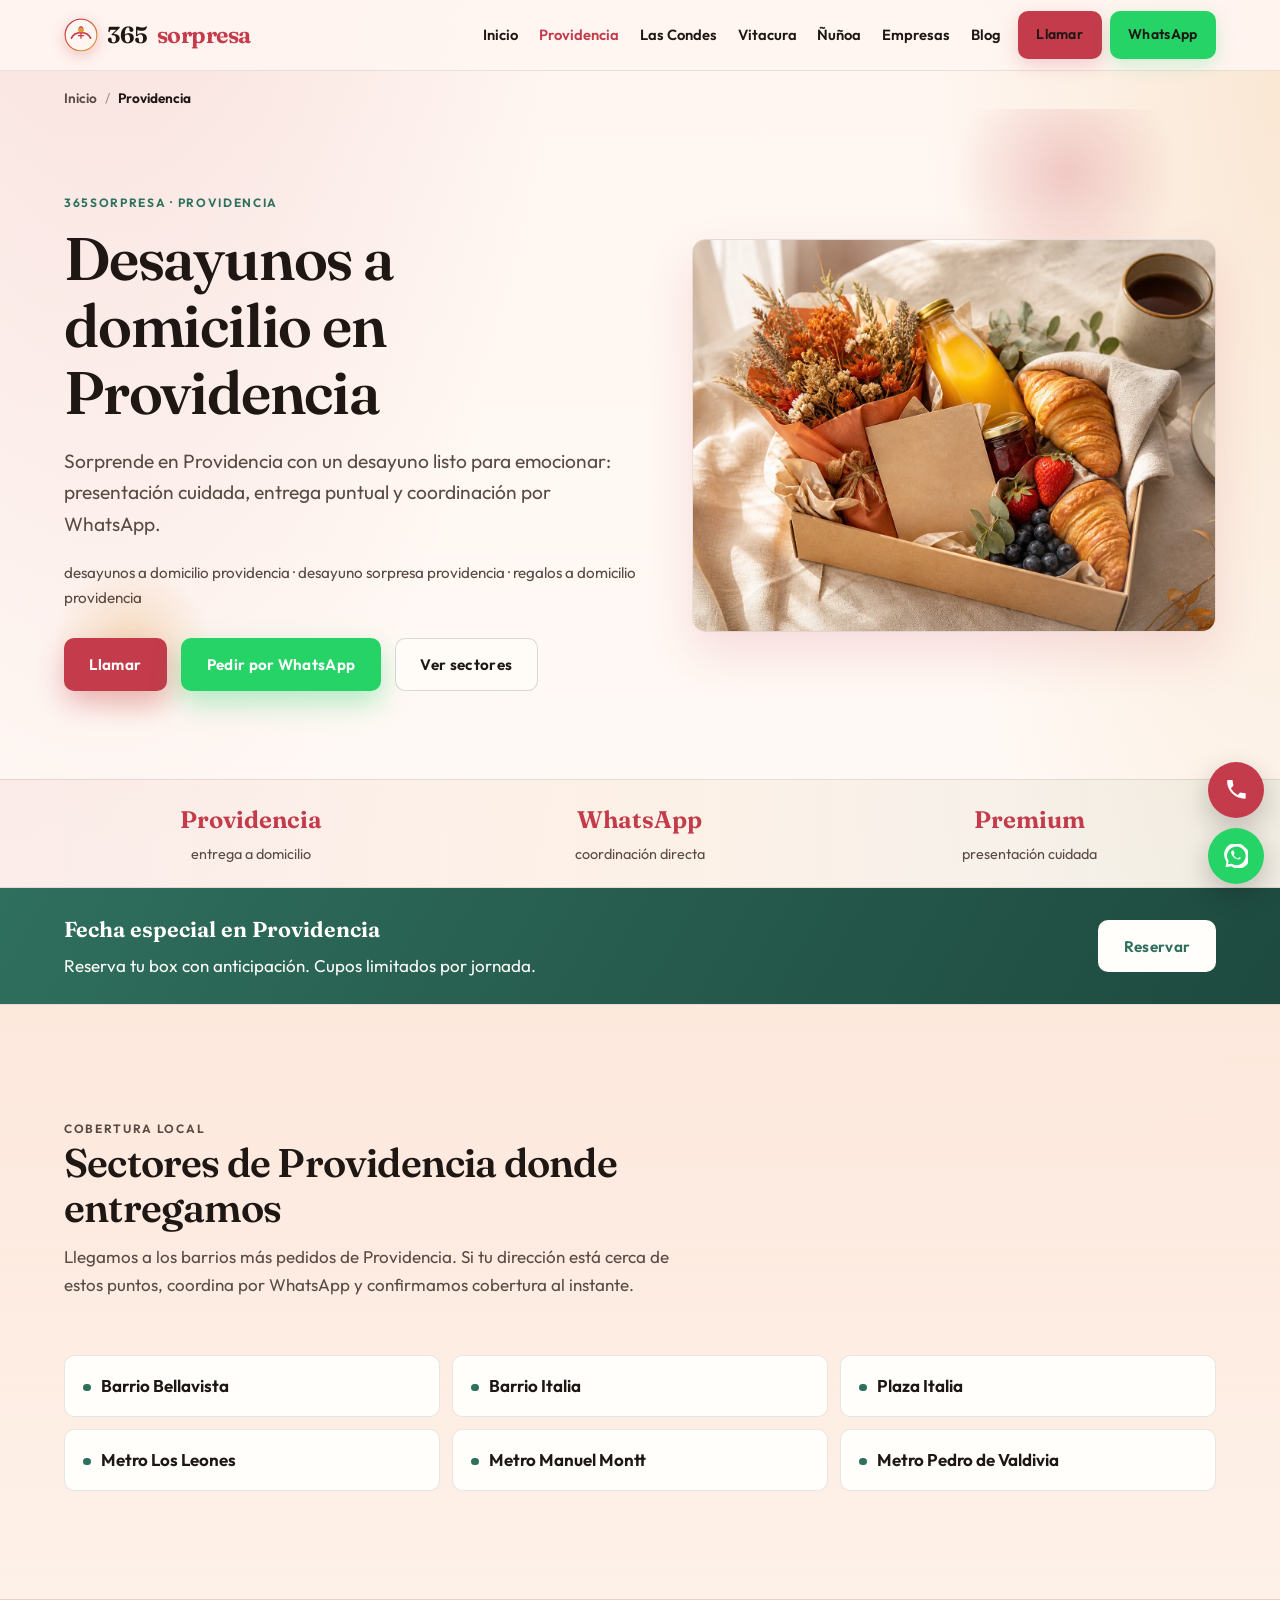
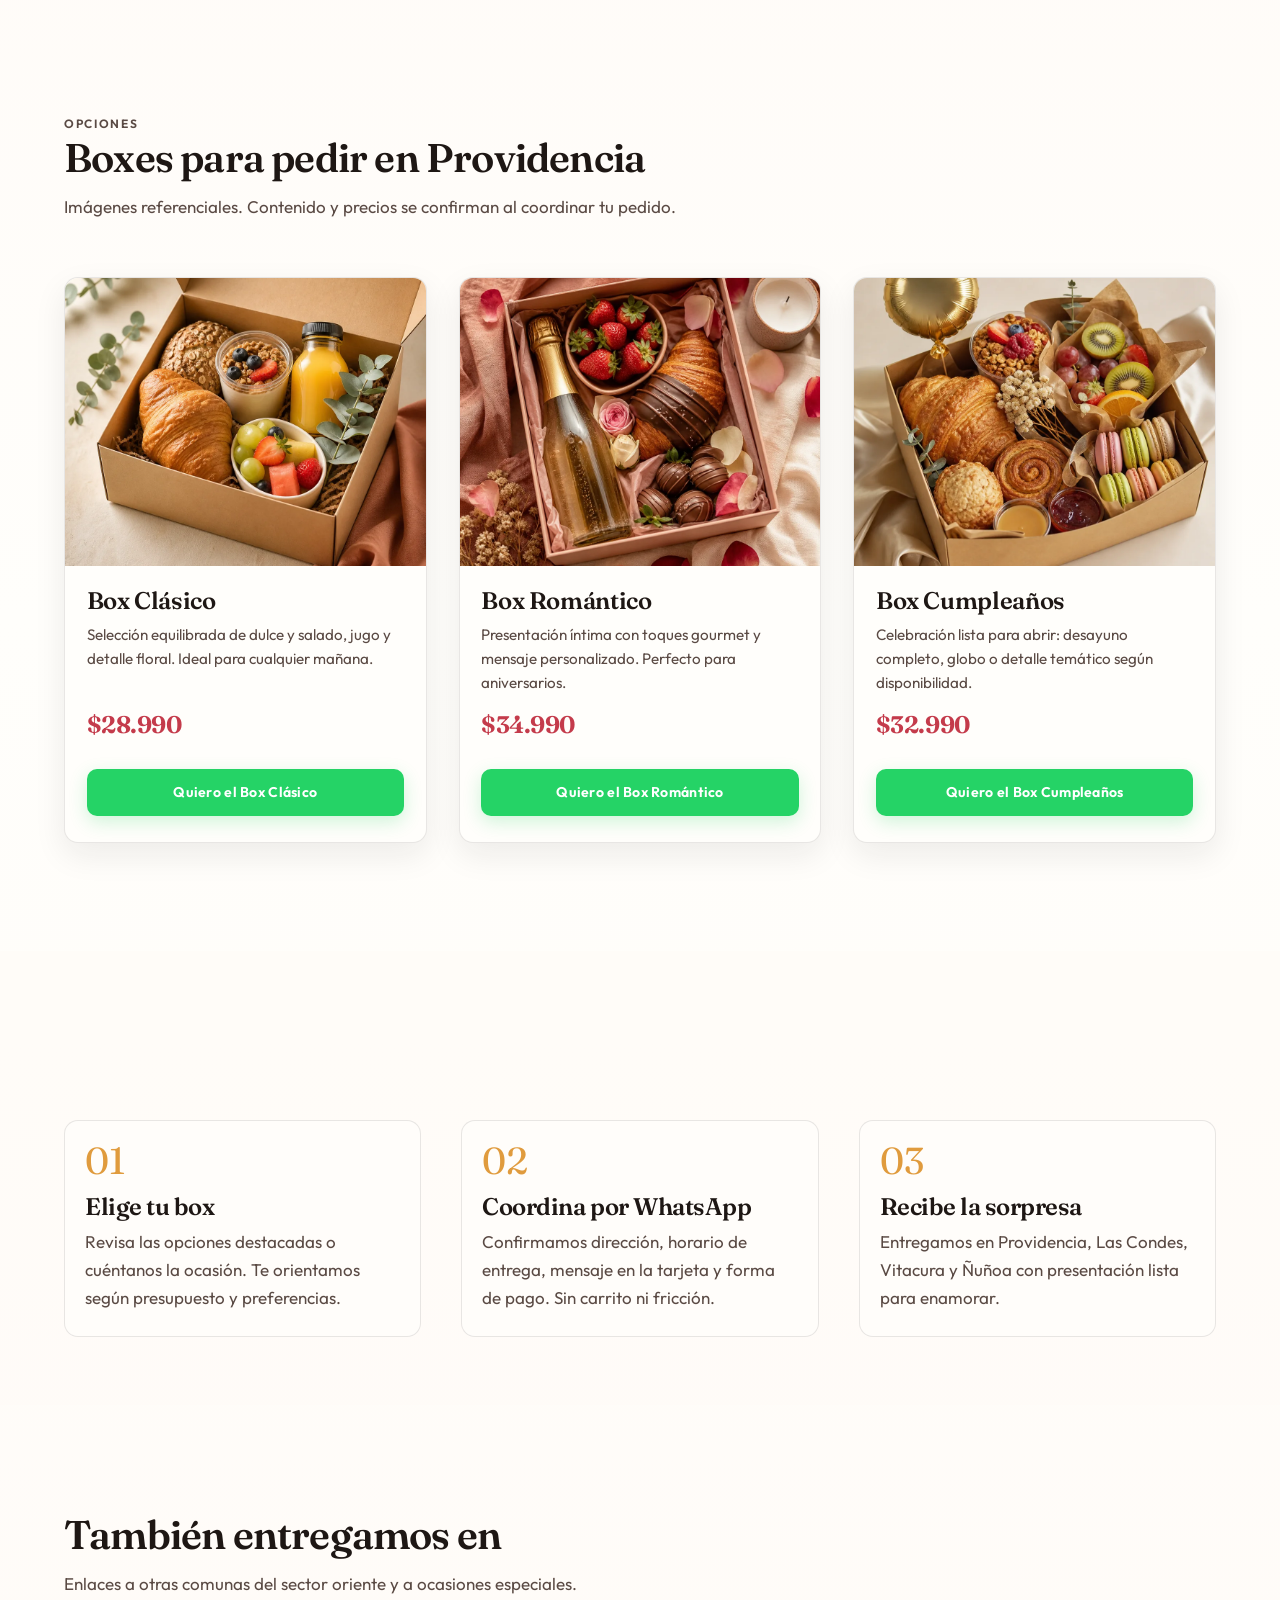
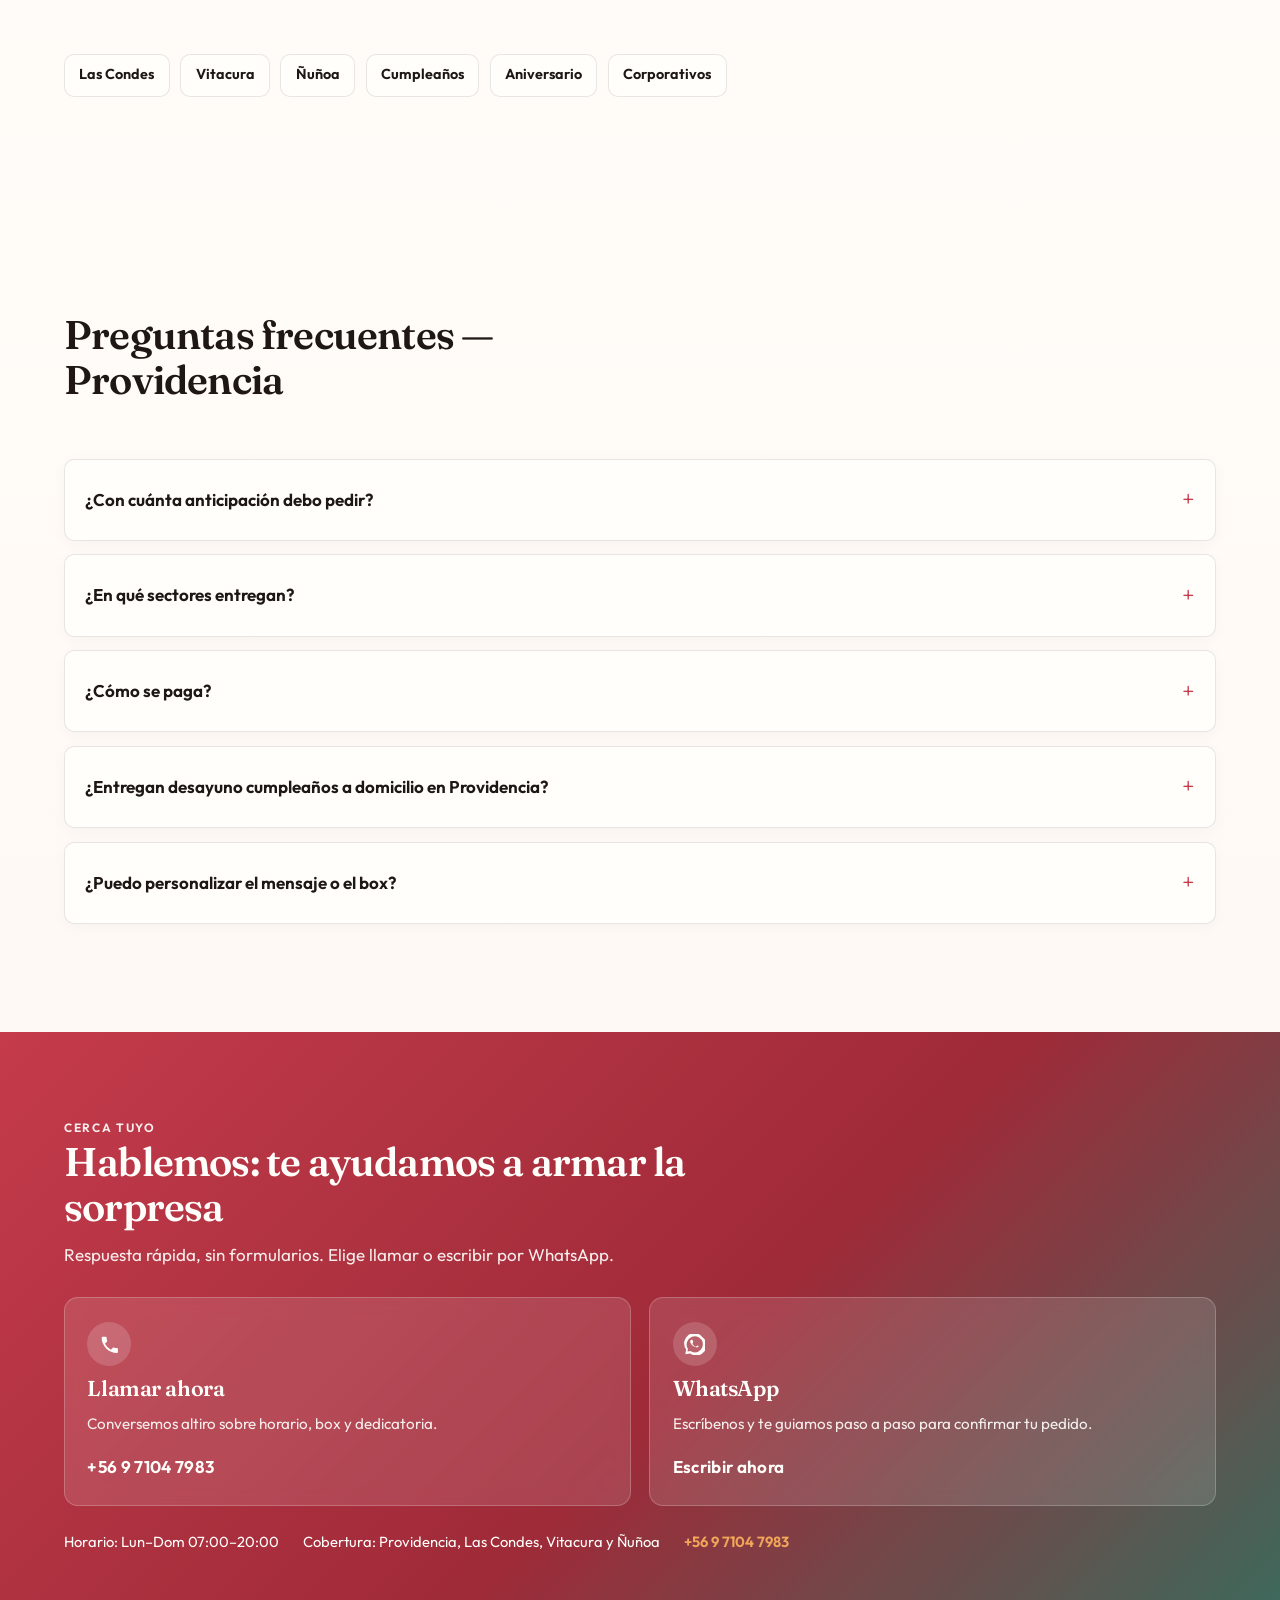
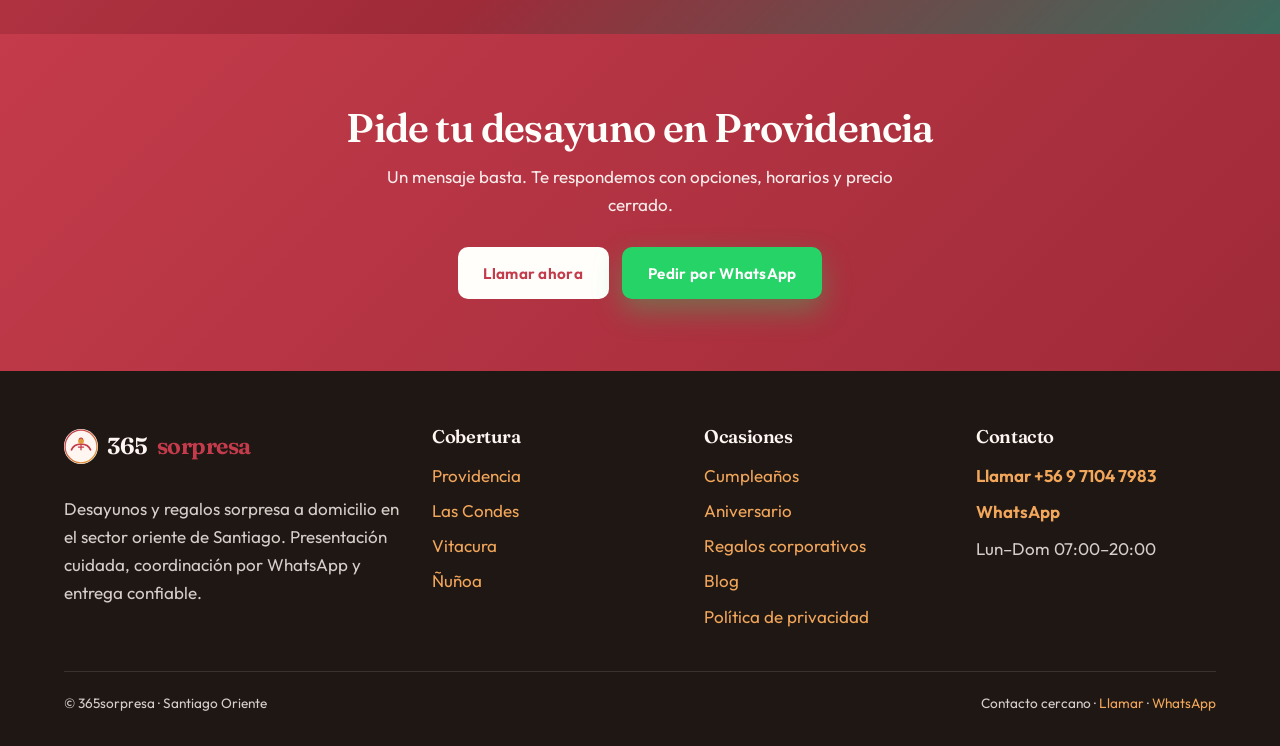
<file: desayunos-a-domicilio-providencia.html>
<!DOCTYPE html>
<html lang="es-CL">
<head>
  <meta charset="UTF-8">
  <meta name="viewport" content="width=device-width, initial-scale=1">
  <title>Desayunos a domicilio Providencia | 365sorpresa</title>
  <meta name="description" content="Desayuno sorpresa y regalos a domicilio en Providencia. Cumpleaños y románticos. Pide por WhatsApp.">
  <link rel="canonical" href="https://365sorpresa.cl/desayunos-a-domicilio-providencia.html">
  <meta name="robots" content="index, follow">
  <meta property="og:type" content="website">
  <meta property="og:locale" content="es_CL">
  <meta property="og:site_name" content="365sorpresa">
  <meta property="og:title" content="Desayunos a domicilio Providencia | 365sorpresa">
  <meta property="og:description" content="Desayuno sorpresa y regalos a domicilio en Providencia. Cumpleaños y románticos. Pide por WhatsApp.">
  <meta property="og:url" content="https://365sorpresa.cl/desayunos-a-domicilio-providencia.html">
  <meta property="og:image" content="https://365sorpresa.cl/assets/img/og-default.webp">
  <meta property="og:image:width" content="1200">
  <meta property="og:image:height" content="630">
  <meta property="og:image:alt" content="Desayuno sorpresa a domicilio 365sorpresa">
  <meta name="twitter:card" content="summary_large_image">
  <meta name="twitter:title" content="Desayunos a domicilio Providencia | 365sorpresa">
  <meta name="twitter:description" content="Desayuno sorpresa y regalos a domicilio en Providencia. Cumpleaños y románticos. Pide por WhatsApp.">
  <meta name="twitter:image" content="https://365sorpresa.cl/assets/img/og-default.webp">
  <link rel="icon" type="image/png" sizes="32x32" href="assets/img/favicon-32.png">
  <link rel="apple-touch-icon" href="assets/img/apple-touch-icon.png">
  <link rel="manifest" href="manifest.json">
  <meta name="theme-color" content="#c43b4b">
  <!-- Google tag (gtag.js) -->
  <script async src="https://www.googletagmanager.com/gtag/js?id=G-T322NZPCMZ"></script>
  <script>
    window.dataLayer = window.dataLayer || [];
    function gtag(){dataLayer.push(arguments);}
    gtag('js', new Date());
    gtag('config', 'G-T322NZPCMZ');
  </script>
  
  <link rel="preconnect" href="https://fonts.googleapis.com">
  <link rel="preconnect" href="https://fonts.gstatic.com" crossorigin>
  <link href="https://fonts.googleapis.com/css2?family=Fraunces:opsz,wght@9..144,500;600;700&family=Outfit:wght@400;600;700&display=swap" rel="stylesheet">
  <link rel="stylesheet" href="assets/css/styles.css">
  <script type="application/ld+json">
{
  "@context": "https://schema.org",
  "@type": "LocalBusiness",
  "name": "365sorpresa",
  "url": "https://365sorpresa.cl",
  "image": "https://365sorpresa.cl/assets/img/og-default.webp",
  "logo": "https://365sorpresa.cl/assets/img/logo.svg",
  "geo": {
    "@type": "GeoCoordinates",
    "latitude": -33.4172,
    "longitude": -70.6068
  },
  "hasMap": "https://www.google.com/maps/search/?api=1&query=Providencia%2C%20Santiago%2C%20Chile",
  "description": "Desayunos y regalos sorpresa a domicilio en el sector oriente de Santiago.",
  "areaServed": [
    {
      "@type": "City",
      "name": "Providencia"
    },
    {
      "@type": "City",
      "name": "Las Condes"
    },
    {
      "@type": "City",
      "name": "Vitacura"
    },
    {
      "@type": "City",
      "name": "Ñuñoa"
    }
  ],
  "address": {
    "@type": "PostalAddress",
    "addressLocality": "Santiago",
    "addressRegion": "Región Metropolitana",
    "addressCountry": "CL"
  },
  "telephone": "+56971047983",
  "contactPoint": {
    "@type": "ContactPoint",
    "telephone": "+56971047983",
    "contactType": "customer service",
    "availableLanguage": "Spanish",
    "areaServed": "CL"
  },
  "openingHoursSpecification": [
    {
      "@type": "OpeningHoursSpecification",
      "dayOfWeek": ["Monday", "Tuesday", "Wednesday", "Thursday", "Friday", "Saturday", "Sunday"],
      "opens": "07:00",
      "closes": "20:00"
    }
  ],
  "priceRange": "$$",
  "currenciesAccepted": "CLP",
  "paymentAccepted": "Transferencia bancaria, efectivo al recibir"
}
  </script>
  <script type="application/ld+json">
{
  "@context": "https://schema.org",
  "@type": "FAQPage",
  "mainEntity": [
    {
      "@type": "Question",
      "name": "¿Con cuánta anticipación debo pedir?",
      "acceptedAnswer": {
        "@type": "Answer",
        "text": "Lo ideal es coordinar con al menos 24 horas de anticipación. Para fechas peack (Día de la Madre, San Valentín, Navidad) te recomendamos reservar con más tiempo. Escríbenos y te confirmamos disponibilidad del día."
      }
    },
    {
      "@type": "Question",
      "name": "¿En qué sectores entregan?",
      "acceptedAnswer": {
        "@type": "Answer",
        "text": "Cubrimos Providencia, Las Condes, Vitacura y Ñuñoa. Si tu dirección está en el límite de otra comuna, consulta por WhatsApp y te confirmamos cobertura."
      }
    },
    {
      "@type": "Question",
      "name": "¿Cómo se paga?",
      "acceptedAnswer": {
        "@type": "Answer",
        "text": "El pago se coordina al confirmar el pedido por transferencia bancaria o efectivo al recibir. No hay pasarela online: todo se cierra por WhatsApp de forma clara y transparente."
      }
    },
    {
      "@type": "Question",
      "name": "¿Entregan desayuno cumpleaños a domicilio en Providencia?",
      "acceptedAnswer": {
        "@type": "Answer",
        "text": "Sí. Armamos boxes de cumpleaños con detalle temático según disponibilidad y entregamos en Providencia con tarjeta personalizada."
      }
    },
    {
      "@type": "Question",
      "name": "¿Puedo personalizar el mensaje o el box?",
      "acceptedAnswer": {
        "@type": "Answer",
        "text": "Sí. Puedes agregar tarjeta con dedicatoria, ajustar preferencias alimentarias dentro de lo disponible y elegir el tono de la presentación según la ocasión."
      }
    }
  ]
}
  </script>
  <script type="application/ld+json">
{
  "@context": "https://schema.org",
  "@graph": [
    {
      "@type": "Product",
      "name": "Box Clásico 365sorpresa",
      "description": "Desayuno sorpresa a domicilio con selección dulce y salada. Incluye croissant o sándwich artesanal, fruta de estación, jugo natural o café, mermelada, tarjeta con dedicatoria y detalle floral.",
      "image": "https://365sorpresa.cl/assets/img/box-clasico.webp",
      "brand": {
        "@type": "Brand",
        "name": "365sorpresa"
      },
      "offers": {
        "@type": "Offer",
        "priceCurrency": "CLP",
        "price": "28990",
        "availability": "https://schema.org/InStock",
        "sku": "365-BOX-CLASICO",
        "shippingDetails": {
          "@type": "OfferShippingDetails",
          "shippingRate": {
            "@type": "MonetaryAmount",
            "value": "0",
            "currency": "CLP"
          },
          "shippingDestination": {
            "@type": "DefinedRegion",
            "addressCountry": "CL"
          },
          "deliveryTime": {
            "@type": "ShippingDeliveryTime",
            "handlingTime": {
              "@type": "QuantitativeValue",
              "minValue": 0,
              "maxValue": 1,
              "unitCode": "DAY"
            },
            "transitTime": {
              "@type": "QuantitativeValue",
              "minValue": 0,
              "maxValue": 1,
              "unitCode": "DAY"
            }
          }
        },
        "hasMerchantReturnPolicy": {
          "@type": "MerchantReturnPolicy",
          "applicableCountry": "CL",
          "returnPolicyCategory": "https://schema.org/MerchantReturnNotPermitted"
        },
        "url": "https://365sorpresa.cl",
        "description": "Precio referencial en CLP. Entrega a domicilio en Providencia, Las Condes, Vitacura y Ñuñoa. Coordinación por WhatsApp."
      }
    }
  ]
}
  </script>
  <script type="application/ld+json">
{
  "@context": "https://schema.org",
  "@type": "WebSite",
  "name": "365sorpresa",
  "url": "https://365sorpresa.cl",
  "inLanguage": "es-CL",
  "publisher": {
    "@type": "Organization",
    "name": "365sorpresa",
    "logo": {
      "@type": "ImageObject",
      "url": "https://365sorpresa.cl/assets/img/logo.svg"
    }
  }
}
  </script>
  <script type="application/ld+json">
{
  "@context": "https://schema.org",
  "@type": "BreadcrumbList",
  "itemListElement": [
    { "@type": "ListItem", "position": 1, "name": "Inicio", "item": "https://365sorpresa.cl/" },
    { "@type": "ListItem", "position": 2, "name": "Desayunos a domicilio Providencia", "item": "https://365sorpresa.cl/desayunos-a-domicilio-providencia.html" }
  ]
}
  </script>
</head>
<body>
  <a class="skip-link" href="#contenido">Saltar al contenido</a>
  <header class="site-header">
    <div class="container site-header__inner">
      <a class="logo" href="index.html"><img class="logo__mark" src="assets/img/logo.svg" alt="" width="40" height="40">365<span>sorpresa</span></a>
      <button class="nav-toggle" type="button" aria-controls="site-nav" aria-expanded="false" aria-label="Abrir menú">
        <span class="nav-toggle__bar" aria-hidden="true"></span>
      </button>
      <nav class="nav" id="site-nav" aria-label="Principal">
        <ul class="nav__list">
          <li><a href="index.html">Inicio</a></li>
          <li><a href="desayunos-a-domicilio-providencia.html" aria-current="page">Providencia</a></li>
          <li><a href="desayunos-a-domicilio-las-condes.html">Las Condes</a></li>
          <li><a href="desayunos-a-domicilio-vitacura.html">Vitacura</a></li>
          <li><a href="desayunos-a-domicilio-nunoa.html">Ñuñoa</a></li>
          <li><a href="regalos-corporativos-santiago.html">Empresas</a></li>
          <li><a href="blog/">Blog</a></li>
          <li class="nav__cta"><div class="nav__cta-pair"><a class="btn btn--call" data-track="call" data-label="nav" href="tel:+56971047983">Llamar</a><a class="btn btn--whatsapp" data-track="whatsapp" data-label="nav" href="https://wa.me/56971047983?text=Hola%20365sorpresa%2C%20quiero%20pedir%20un%20desayuno%20sorpresa.">WhatsApp</a></div></li>
        </ul>
      </nav>
    </div>
  </header>

  <main id="contenido">
    <nav class="breadcrumbs container" aria-label="Migas de pan">
      <ol>
        <li><a href="index.html">Inicio</a></li>
        <li><span aria-current="page">Providencia</span></li>
      </ol>
    </nav>
    <section class="hero">
      <span class="hero__orb hero__orb--1" aria-hidden="true"></span><span class="hero__orb hero__orb--2" aria-hidden="true"></span><div class="container hero__grid"><div class="hero-animate">
          <p class="eyebrow">365sorpresa · Providencia</p>
          <h1>Desayunos a domicilio en Providencia</h1>
          <p class="lead">Sorprende en Providencia con un desayuno listo para emocionar: presentación cuidada, entrega puntual y coordinación por WhatsApp.</p>
          <p class="lead" style="font-size:.95rem;margin-top:.75rem">desayunos a domicilio providencia · desayuno sorpresa providencia · regalos a domicilio providencia</p>
          <div class="btn-group">
            <a class="btn btn--call" data-track="call" data-label="hero-call-providencia" href="tel:+56971047983">Llamar</a><a class="btn btn--whatsapp" data-track="whatsapp" data-label="hero-providencia" href="https://wa.me/56971047983?text=Hola%20365sorpresa%2C%20vengo%20desde%20la%20p%C3%A1gina%20de%20Providencia%20y%20quiero%20pedir%20un%20desayuno%20sorpresa.">Pedir por WhatsApp</a>
            <a class="btn btn--ghost" href="#sectores">Ver sectores</a>
          </div>
        </div>
        <div class="hero__media">
          <img src="assets/img/hero-desayuno.webp" alt="Desayuno sorpresa a domicilio en Providencia" width="1600" height="1066" fetchpriority="high">
        </div>
      </div>
    </section>

    <section class="trust" aria-label="Confianza">
      <div class="container">
        <ul class="trust__list">
          <li><strong>Providencia</strong><span>entrega a domicilio</span></li>
          <li><strong>WhatsApp</strong><span>coordinación directa</span></li>
          <li><strong>Premium</strong><span>presentación cuidada</span></li>
        </ul>
      </div>
    </section>

    <aside class="promo" data-season="madre" aria-label="Promoción estacional">
      <div class="container promo__inner">
        <p><strong>Fecha especial en Providencia</strong> Reserva tu box con anticipación. Cupos limitados por jornada.</p>
        <a class="btn" data-track="whatsapp" data-label="promo-providencia" href="https://wa.me/56971047983?text=Hola%20365sorpresa%2C%20vengo%20desde%20la%20p%C3%A1gina%20de%20Providencia%20y%20quiero%20pedir%20un%20desayuno%20sorpresa.%20Tambi%C3%A9n%20quiero%20reservar%20para%20una%20fecha%20especial.">Reservar</a>
      </div>
    </aside>

    <section class="sectors section" id="sectores">
      <div class="container">
        <div class="section__head reveal">
          <p class="eyebrow">Cobertura local</p>
          <h2>Sectores de Providencia donde entregamos</h2>
          <p>Llegamos a los barrios más pedidos de Providencia. Si tu dirección está cerca de estos puntos, coordina por WhatsApp y confirmamos cobertura al instante.</p>
        </div>
        <ul class="sector-list reveal">
          <li>Barrio Bellavista</li>
          <li>Barrio Italia</li>
          <li>Plaza Italia</li>
          <li>Metro Los Leones</li>
          <li>Metro Manuel Montt</li>
          <li>Metro Pedro de Valdivia</li>
        </ul>
      </div>
    </section>

    <section class="section" id="productos">
      <div class="container">
        <div class="section__head reveal">
          <p class="eyebrow">Opciones</p>
          <h2>Boxes para pedir en Providencia</h2>
          <p>Imágenes referenciales. Contenido y precios se confirman al coordinar tu pedido.</p>
        </div>
        <div class="product-grid">
        <article class="product reveal" itemscope itemtype="https://schema.org/Product">
          <meta itemprop="brand" content="365sorpresa">
          <div class="product__media">
            <img src="assets/img/box-clasico.webp" alt="Box Clásico" width="800" height="800" loading="lazy" itemprop="image">
          </div>
          <div class="product__body">            <h3 itemprop="name">Box Clásico</h3>
            <p itemprop="description">Selección equilibrada de dulce y salado, jugo y detalle floral. Ideal para cualquier mañana.</p>
            <p class="product__price" itemprop="offers" itemscope itemtype="https://schema.org/Offer">
              <meta itemprop="priceCurrency" content="CLP">
              <meta itemprop="price" content="28990"><link itemprop="availability" href="https://schema.org/InStock"><span>$28.990</span>
            </p>
            <a class="btn btn--whatsapp" data-track="whatsapp" data-label="Box Clásico" href="https://wa.me/56971047983?text=Hola%20365sorpresa%2C%20me%20interesa%20el%20Box%20Cl%C3%A1sico.%20Vengo%20desde%20la%20p%C3%A1gina%20de%20Providencia.">Quiero el Box Clásico</a>
          </div>
        </article>
        <article class="product reveal" itemscope itemtype="https://schema.org/Product">
          <meta itemprop="brand" content="365sorpresa">
          <div class="product__media">
            <img src="assets/img/box-romantico.webp" alt="Box Romántico" width="800" height="800" loading="lazy" itemprop="image">
          </div>
          <div class="product__body">            <h3 itemprop="name">Box Romántico</h3>
            <p itemprop="description">Presentación íntima con toques gourmet y mensaje personalizado. Perfecto para aniversarios.</p>
            <p class="product__price" itemprop="offers" itemscope itemtype="https://schema.org/Offer">
              <meta itemprop="priceCurrency" content="CLP">
              <meta itemprop="price" content="34990"><link itemprop="availability" href="https://schema.org/InStock"><span>$34.990</span>
            </p>
            <a class="btn btn--whatsapp" data-track="whatsapp" data-label="Box Romántico" href="https://wa.me/56971047983?text=Hola%20365sorpresa%2C%20me%20interesa%20el%20Box%20Rom%C3%A1ntico.%20Vengo%20desde%20la%20p%C3%A1gina%20de%20Providencia.">Quiero el Box Romántico</a>
          </div>
        </article>
        <article class="product reveal" itemscope itemtype="https://schema.org/Product">
          <meta itemprop="brand" content="365sorpresa">
          <div class="product__media">
            <img src="assets/img/box-cumpleanos.webp" alt="Box Cumpleaños" width="800" height="800" loading="lazy" itemprop="image">
          </div>
          <div class="product__body">            <h3 itemprop="name">Box Cumpleaños</h3>
            <p itemprop="description">Celebración lista para abrir: desayuno completo, globo o detalle temático según disponibilidad.</p>
            <p class="product__price" itemprop="offers" itemscope itemtype="https://schema.org/Offer">
              <meta itemprop="priceCurrency" content="CLP">
              <meta itemprop="price" content="32990"><link itemprop="availability" href="https://schema.org/InStock"><span>$32.990</span>
            </p>
            <a class="btn btn--whatsapp" data-track="whatsapp" data-label="Box Cumpleaños" href="https://wa.me/56971047983?text=Hola%20365sorpresa%2C%20me%20interesa%20el%20Box%20Cumplea%C3%B1os.%20Vengo%20desde%20la%20p%C3%A1gina%20de%20Providencia.">Quiero el Box Cumpleaños</a>
          </div>
        </article>
        </div>
      </div>
    </section>

    <section class="section section--tight" style="background:rgba(255,252,248,.55)">
      <div class="container">
        <div class="section__head reveal">
          <h2>Cómo funciona en Providencia</h2>
        </div>
      <div class="steps">
        <div class="step reveal">
          <h3>Elige tu box</h3>
          <p>Revisa las opciones destacadas o cuéntanos la ocasión. Te orientamos según presupuesto y preferencias.</p>
        </div>
        <div class="step reveal">
          <h3>Coordina por WhatsApp</h3>
          <p>Confirmamos dirección, horario de entrega, mensaje en la tarjeta y forma de pago. Sin carrito ni fricción.</p>
        </div>
        <div class="step reveal">
          <h3>Recibe la sorpresa</h3>
          <p>Entregamos en Providencia, Las Condes, Vitacura y Ñuñoa con presentación lista para enamorar.</p>
        </div>
      </div>
      </div>
    </section>

    <section class="section">
      <div class="container">
        <div class="section__head reveal">
          <h2>También entregamos en</h2>
          <p>Enlaces a otras comunas del sector oriente y a ocasiones especiales.</p>
        </div>
        <div class="silo reveal">
          <a href="desayunos-a-domicilio-las-condes.html">Las Condes</a>
          <a href="desayunos-a-domicilio-vitacura.html">Vitacura</a>
          <a href="desayunos-a-domicilio-nunoa.html">Ñuñoa</a>
          <a href="desayunos-cumpleanos-santiago.html">Cumpleaños</a>
          <a href="desayunos-aniversario-santiago.html">Aniversario</a>
          <a href="regalos-corporativos-santiago.html">Corporativos</a>
        </div>
      </div>
    </section>

    <section class="section" id="faq">
      <div class="container">
        <div class="section__head reveal">
          <h2>Preguntas frecuentes — Providencia</h2>
        </div>
      <div class="faq">
        <details>
          <summary>¿Con cuánta anticipación debo pedir?</summary>
          <p>Lo ideal es coordinar con al menos 24 horas de anticipación. Para fechas peack (Día de la Madre, San Valentín, Navidad) te recomendamos reservar con más tiempo. Escríbenos y te confirmamos disponibilidad del día.</p>
        </details>
        <details>
          <summary>¿En qué sectores entregan?</summary>
          <p>Cubrimos Providencia, Las Condes, Vitacura y Ñuñoa. Si tu dirección está en el límite de otra comuna, consulta por WhatsApp y te confirmamos cobertura.</p>
        </details>
        <details>
          <summary>¿Cómo se paga?</summary>
          <p>El pago se coordina al confirmar el pedido por transferencia bancaria o efectivo al recibir. No hay pasarela online: todo se cierra por WhatsApp de forma clara y transparente.</p>
        </details>
        <details>
          <summary>¿Entregan desayuno cumpleaños a domicilio en Providencia?</summary>
          <p>Sí. Armamos boxes de cumpleaños con detalle temático según disponibilidad y entregamos en Providencia con tarjeta personalizada.</p>
        </details>
        <details>
          <summary>¿Puedo personalizar el mensaje o el box?</summary>
          <p>Sí. Puedes agregar tarjeta con dedicatoria, ajustar preferencias alimentarias dentro de lo disponible y elegir el tono de la presentación según la ocasión.</p>
        </details>
      </div>
      </div>
    </section>

        <section class="contact" id="contacto" aria-labelledby="contacto-title">
      <div class="container">
        <div class="section__head reveal">
          <p class="eyebrow">Cerca tuyo</p>
          <h2 id="contacto-title">Hablemos: te ayudamos a armar la sorpresa</h2>
          <p>Respuesta rápida, sin formularios. Elige llamar o escribir por WhatsApp.</p>
        </div>
        <div class="contact__grid">
          <a class="contact-card reveal" data-track="call" data-label="contact-section" href="tel:+56971047983">
            <span class="contact-card__icon"><svg viewBox="0 0 24 24" aria-hidden="true"><path d="M6.6 10.8a15.5 15.5 0 0 0 6.6 6.6l2.2-2.2a1 1 0 0 1 1-.25 11.4 11.4 0 0 0 3.6.57 1 1 0 0 1 1 1V20a1 1 0 0 1-1 1A17 17 0 0 1 3 4a1 1 0 0 1 1-1h3.5a1 1 0 0 1 1 1 11.4 11.4 0 0 0 .57 3.6 1 1 0 0 1-.25 1z"/></svg></span>
            <h3>Llamar ahora</h3>
            <p>Conversemos altiro sobre horario, box y dedicatoria.</p>
            <span class="contact-card__action">+56 9 7104 7983</span>
          </a>
          <a class="contact-card reveal reveal-delay-1" data-track="whatsapp" data-label="contact-section" href="https://wa.me/56971047983?text=Hola%20365sorpresa%2C%20quiero%20pedir%20un%20desayuno%20sorpresa.">
            <span class="contact-card__icon"><svg viewBox="0 0 24 24" aria-hidden="true"><path d="M20.5 3.5A11 11 0 0 0 2.4 17.1L1.5 22.5l5.5-.9A11 11 0 0 0 20.5 3.5zm-8.5 17a9 9 0 0 1-4.6-1.3l-.3-.2-3.2.5.5-3.1-.2-.3a9 9 0 1 1 7.8 4.4zm5-6.7c-.3-.1-1.6-.8-1.9-.9s-.4-.1-.6.1-.7.9-.8 1-.3.2-.6.1a7.4 7.4 0 0 1-2.2-1.4 8.2 8.2 0 0 1-1.5-1.9c-.2-.3 0-.4.1-.6l.4-.5.3-.4.1-.3-.1-.4c0-.1-.6-1.4-.8-1.9s-.4-.4-.6-.4h-.5c-.2 0-.4.1-.6.3s-.8.8-.8 1.9.8 2.2.9 2.3c.1.2 1.6 2.5 3.9 3.5 2.3 1 2.3.7 2.7.6.4-.1 1.4-.6 1.6-1.1.2-.6.2-1 .1-1.1s-.3-.2-.6-.3z"/></svg></span>
            <h3>WhatsApp</h3>
            <p>Escríbenos y te guiamos paso a paso para confirmar tu pedido.</p>
            <span class="contact-card__action">Escribir ahora</span>
          </a>
        </div>
        <div class="contact__meta reveal">
          <span>Horario: Lun–Dom 07:00–20:00</span>
          <span>Cobertura: Providencia, Las Condes, Vitacura y Ñuñoa</span>
          <a href="tel:+56971047983">+56 9 7104 7983</a>
        </div>
      </div>
    </section>


    <section class="cta-band">
      <div class="container">
        <h2>Pide tu desayuno en Providencia</h2>
        <p>Un mensaje basta. Te respondemos con opciones, horarios y precio cerrado.</p>
        <div class="btn-group"><a class="btn btn--call" data-track="call" data-label="cta-call" href="tel:+56971047983">Llamar ahora</a><a class="btn btn--whatsapp" data-track="whatsapp" data-label="cta-providencia" href="https://wa.me/56971047983?text=Hola%20365sorpresa%2C%20vengo%20desde%20la%20p%C3%A1gina%20de%20Providencia%20y%20quiero%20pedir%20un%20desayuno%20sorpresa.">Pedir por WhatsApp</a></div>
      </div>
    </section>
  </main>
  <footer class="site-footer">
    <div class="container footer-grid">
      <div>
        <a class="logo" href="index.html"><img class="logo__mark" src="assets/img/logo.svg" alt="" width="40" height="40">365<span>sorpresa</span></a>
        <p>Desayunos y regalos sorpresa a domicilio en el sector oriente de Santiago. Presentación cuidada, coordinación por WhatsApp y entrega confiable.</p>
      </div>
      <div>
        <h3>Cobertura</h3>
        <ul class="footer-links">
          <li><a href="desayunos-a-domicilio-providencia.html">Providencia</a></li>
          <li><a href="desayunos-a-domicilio-las-condes.html">Las Condes</a></li>
          <li><a href="desayunos-a-domicilio-vitacura.html">Vitacura</a></li>
          <li><a href="desayunos-a-domicilio-nunoa.html">Ñuñoa</a></li>
        </ul>
      </div>
      <div>
        <h3>Ocasiones</h3>
        <ul class="footer-links">
          <li><a href="desayunos-cumpleanos-santiago.html">Cumpleaños</a></li>
          <li><a href="desayunos-aniversario-santiago.html">Aniversario</a></li>
          <li><a href="regalos-corporativos-santiago.html">Regalos corporativos</a></li>
          <li><a href="blog/">Blog</a></li>
          <li><a href="politica-de-privacidad.html">Política de privacidad</a></li>
        </ul>
      </div>
          <div>
        <h3>Contacto</h3>
        <div class="footer-contact">
          <a data-track="call" data-label="footer" href="tel:+56971047983">Llamar +56 9 7104 7983</a>
          <a data-track="whatsapp" data-label="footer" href="https://wa.me/56971047983?text=Hola%20365sorpresa%2C%20quiero%20pedir%20un%20desayuno%20sorpresa.">WhatsApp</a>
          <span>Lun–Dom 07:00–20:00</span>
        </div>
      </div>
    </div>
    <div class="container footer-bottom">
      <span>© 365sorpresa · Santiago Oriente</span>
      <span>Contacto cercano · <a data-track="call" data-label="footer-bottom" href="tel:+56971047983">Llamar</a> · <a data-track="whatsapp" data-label="footer-bottom" href="https://wa.me/56971047983">WhatsApp</a></span>
    </div>
  </footer>
  <div class="contact-float" aria-label="Contacto rápido">
    <a class="contact-float__call" data-track="call" data-label="float" href="tel:+56971047983" aria-label="Llamar a 365sorpresa">
      <span class="contact-float__label">Llamar</span>
      <svg viewBox="0 0 24 24" aria-hidden="true"><path d="M6.6 10.8a15.5 15.5 0 0 0 6.6 6.6l2.2-2.2a1 1 0 0 1 1-.25 11.4 11.4 0 0 0 3.6.57 1 1 0 0 1 1 1V20a1 1 0 0 1-1 1A17 17 0 0 1 3 4a1 1 0 0 1 1-1h3.5a1 1 0 0 1 1 1 11.4 11.4 0 0 0 .57 3.6 1 1 0 0 1-.25 1z"/></svg>
    </a>
    <a class="contact-float__wa" data-track="whatsapp" data-label="float" href="https://wa.me/56971047983?text=Hola%20365sorpresa%2C%20quiero%20informaci%C3%B3n%20para%20pedir." aria-label="Escribir por WhatsApp">
      <span class="contact-float__label">WhatsApp</span>
      <svg viewBox="0 0 24 24" aria-hidden="true"><path d="M20.5 3.5A11 11 0 0 0 2.4 17.1L1.5 22.5l5.5-.9A11 11 0 0 0 20.5 3.5zm-8.5 17a9 9 0 0 1-4.6-1.3l-.3-.2-3.2.5.5-3.1-.2-.3a9 9 0 1 1 7.8 4.4zm5-6.7c-.3-.1-1.6-.8-1.9-.9s-.4-.1-.6.1-.7.9-.8 1-.3.2-.6.1a7.4 7.4 0 0 1-2.2-1.4 8.2 8.2 0 0 1-1.5-1.9c-.2-.3 0-.4.1-.6l.4-.5.3-.4.1-.3-.1-.4c0-.1-.6-1.4-.8-1.9s-.4-.4-.6-.4h-.5c-.2 0-.4.1-.6.3s-.8.8-.8 1.9.8 2.2.9 2.3c.1.2 1.6 2.5 3.9 3.5 2.3 1 2.3.7 2.7.6.4-.1 1.4-.6 1.6-1.1.2-.6.2-1 .1-1.1s-.3-.2-.6-.3z"/></svg>
    </a>
  </div>
  <script src="assets/js/main.js" defer></script>
</body>
</html>
</file>
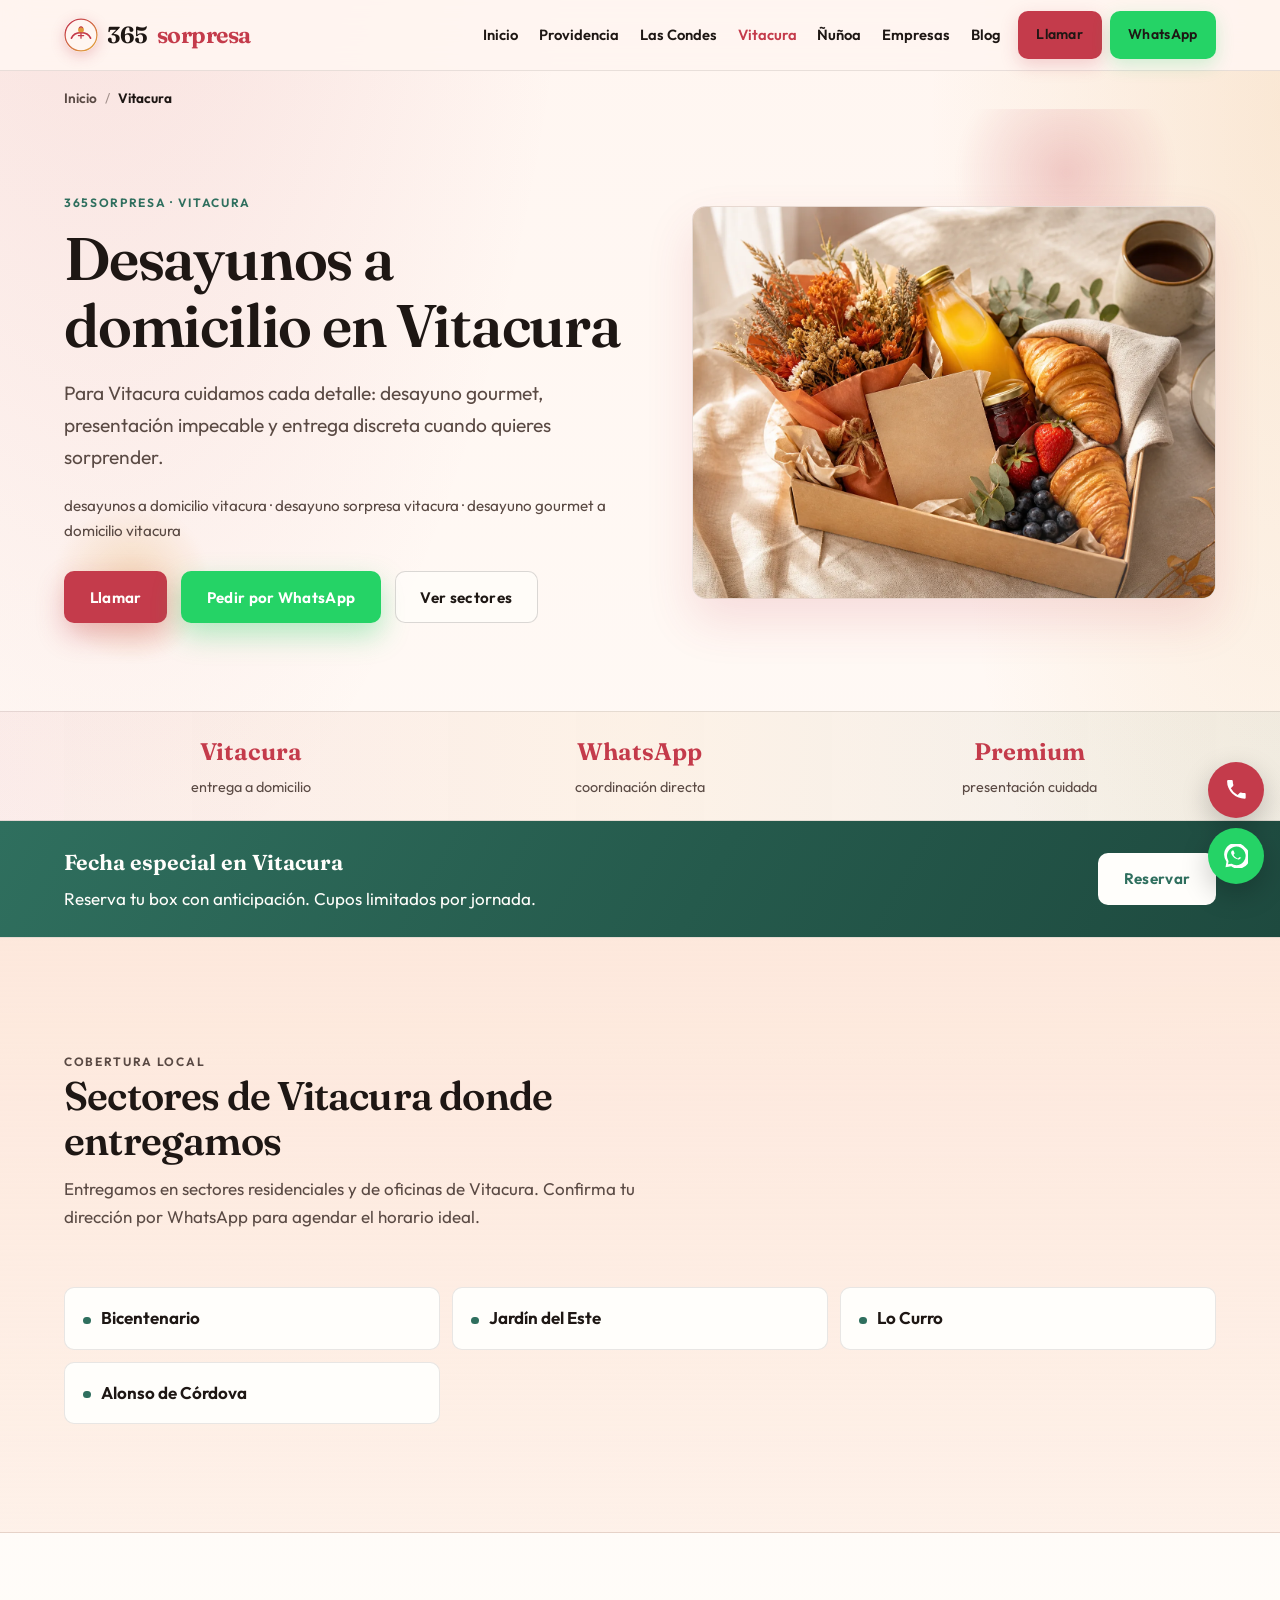
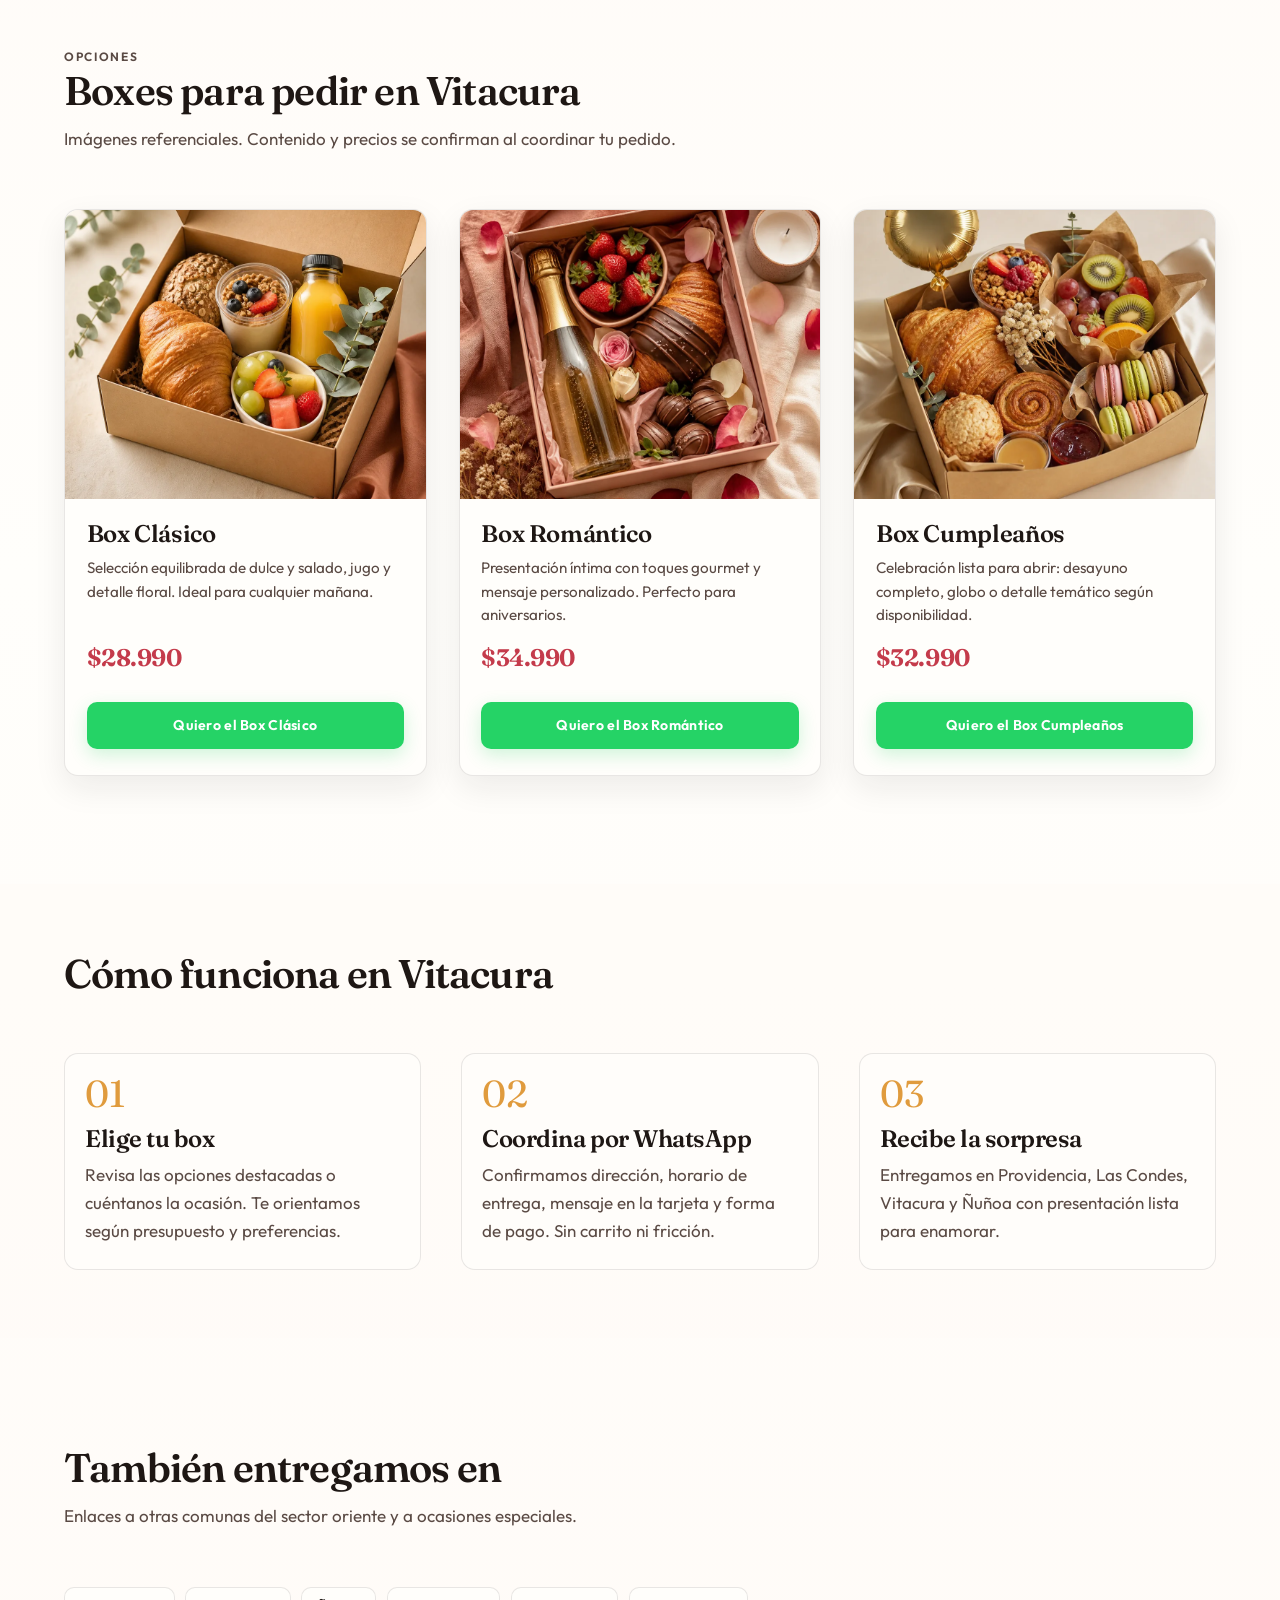
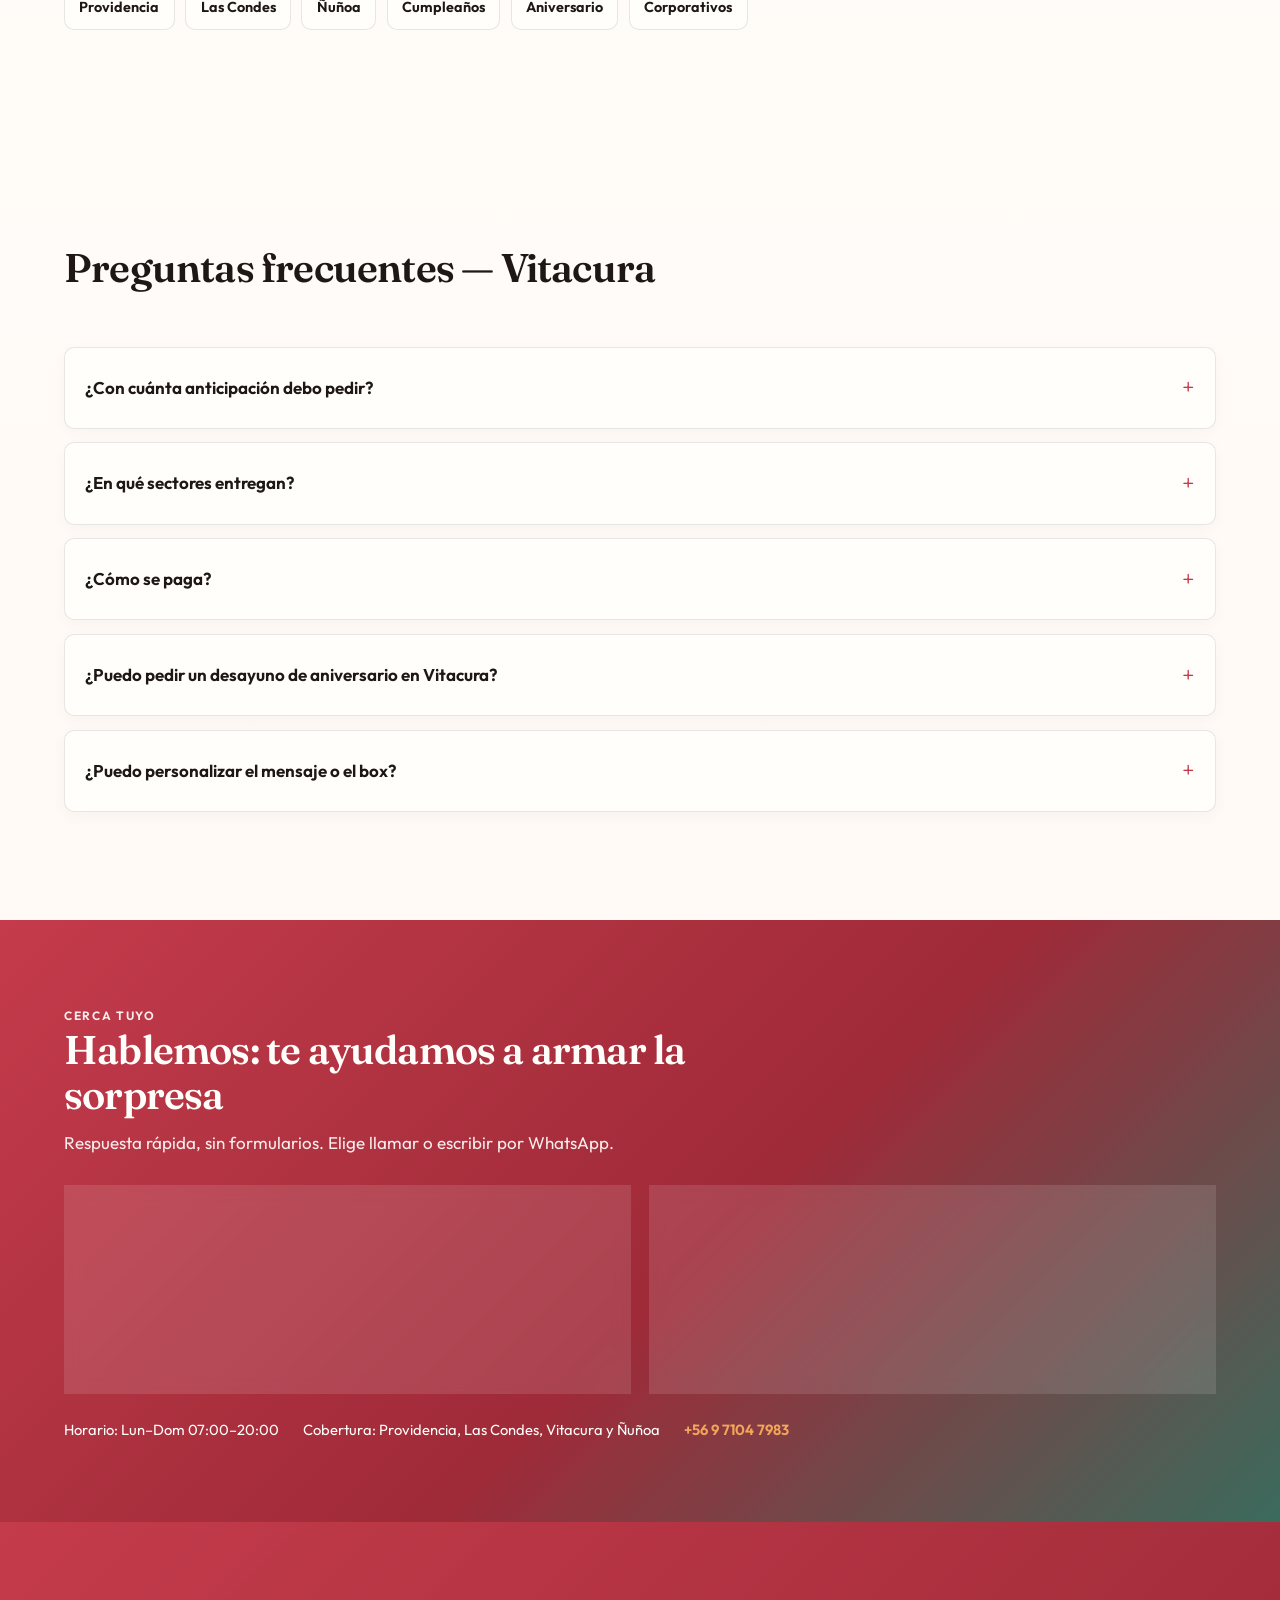
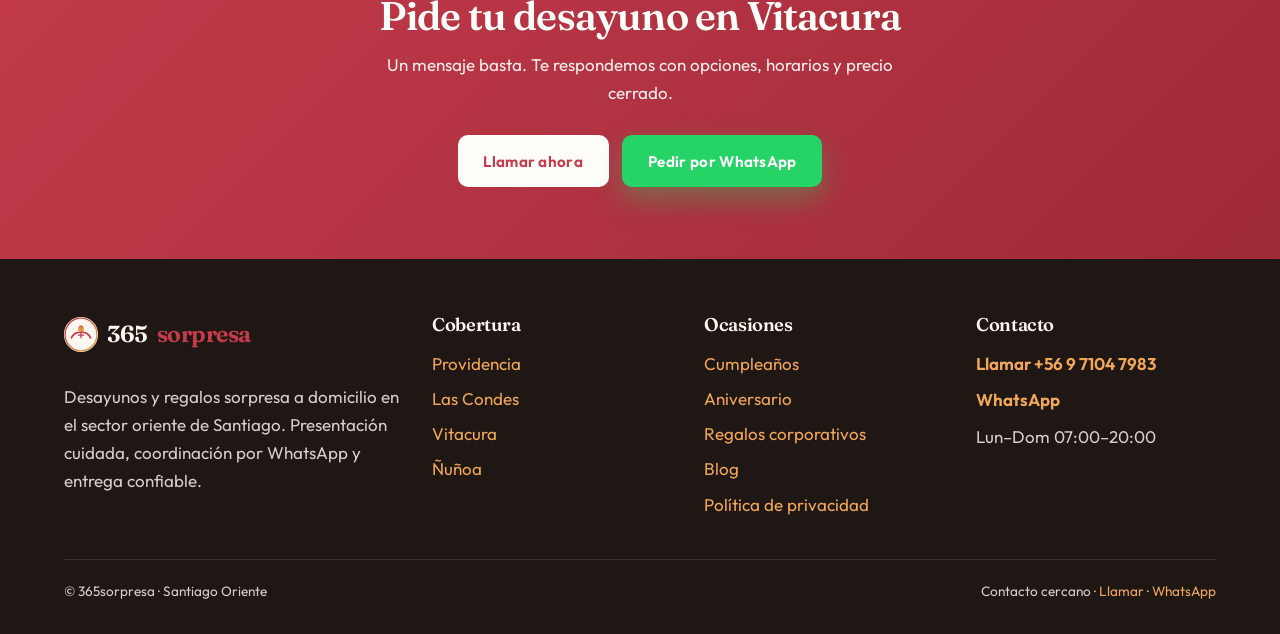
<file: desayunos-a-domicilio-vitacura.html>
<!DOCTYPE html>
<html lang="es-CL">
<head>
  <meta charset="UTF-8">
  <meta name="viewport" content="width=device-width, initial-scale=1">
  <title>Desayunos a domicilio Vitacura | 365sorpresa</title>
  <meta name="description" content="Desayuno gourmet y regalos a domicilio en Vitacura. Ideal aniversario. Coordina por WhatsApp.">
  <link rel="canonical" href="https://365sorpresa.cl/desayunos-a-domicilio-vitacura.html">
  <meta name="robots" content="index, follow">
  <meta property="og:type" content="website">
  <meta property="og:locale" content="es_CL">
  <meta property="og:site_name" content="365sorpresa">
  <meta property="og:title" content="Desayunos a domicilio Vitacura | 365sorpresa">
  <meta property="og:description" content="Desayuno gourmet y regalos a domicilio en Vitacura. Ideal aniversario. Coordina por WhatsApp.">
  <meta property="og:url" content="https://365sorpresa.cl/desayunos-a-domicilio-vitacura.html">
  <meta property="og:image" content="https://365sorpresa.cl/assets/img/og-default.webp">
  <meta property="og:image:width" content="1200">
  <meta property="og:image:height" content="630">
  <meta property="og:image:alt" content="Desayuno sorpresa a domicilio 365sorpresa">
  <meta name="twitter:card" content="summary_large_image">
  <meta name="twitter:title" content="Desayunos a domicilio Vitacura | 365sorpresa">
  <meta name="twitter:description" content="Desayuno gourmet y regalos a domicilio en Vitacura. Ideal aniversario. Coordina por WhatsApp.">
  <meta name="twitter:image" content="https://365sorpresa.cl/assets/img/og-default.webp">
  <link rel="icon" type="image/png" sizes="32x32" href="assets/img/favicon-32.png">
  <link rel="apple-touch-icon" href="assets/img/apple-touch-icon.png">
  <link rel="manifest" href="manifest.json">
  <meta name="theme-color" content="#c43b4b">
  <!-- Google tag (gtag.js) -->
  <script async src="https://www.googletagmanager.com/gtag/js?id=G-T322NZPCMZ"></script>
  <script>
    window.dataLayer = window.dataLayer || [];
    function gtag(){dataLayer.push(arguments);}
    gtag('js', new Date());
    gtag('config', 'G-T322NZPCMZ');
  </script>
  
  <link rel="preconnect" href="https://fonts.googleapis.com">
  <link rel="preconnect" href="https://fonts.gstatic.com" crossorigin>
  <link href="https://fonts.googleapis.com/css2?family=Fraunces:opsz,wght@9..144,500;600;700&family=Outfit:wght@400;600;700&display=swap" rel="stylesheet">
  <link rel="stylesheet" href="assets/css/styles.css">
  <script type="application/ld+json">
{
  "@context": "https://schema.org",
  "@type": "LocalBusiness",
  "name": "365sorpresa",
  "url": "https://365sorpresa.cl",
  "image": "https://365sorpresa.cl/assets/img/og-default.webp",
  "logo": "https://365sorpresa.cl/assets/img/logo.svg",
  "geo": {
    "@type": "GeoCoordinates",
    "latitude": -33.4172,
    "longitude": -70.6068
  },
  "hasMap": "https://www.google.com/maps/search/?api=1&query=Providencia%2C%20Santiago%2C%20Chile",
  "description": "Desayunos y regalos sorpresa a domicilio en el sector oriente de Santiago.",
  "areaServed": [
    {
      "@type": "City",
      "name": "Providencia"
    },
    {
      "@type": "City",
      "name": "Las Condes"
    },
    {
      "@type": "City",
      "name": "Vitacura"
    },
    {
      "@type": "City",
      "name": "Ñuñoa"
    }
  ],
  "address": {
    "@type": "PostalAddress",
    "addressLocality": "Santiago",
    "addressRegion": "Región Metropolitana",
    "addressCountry": "CL"
  },
  "telephone": "+56971047983",
  "contactPoint": {
    "@type": "ContactPoint",
    "telephone": "+56971047983",
    "contactType": "customer service",
    "availableLanguage": "Spanish",
    "areaServed": "CL"
  },
  "openingHoursSpecification": [
    {
      "@type": "OpeningHoursSpecification",
      "dayOfWeek": ["Monday", "Tuesday", "Wednesday", "Thursday", "Friday", "Saturday", "Sunday"],
      "opens": "07:00",
      "closes": "20:00"
    }
  ],
  "priceRange": "$$",
  "currenciesAccepted": "CLP",
  "paymentAccepted": "Transferencia bancaria, efectivo al recibir"
}
  </script>
  <script type="application/ld+json">
{
  "@context": "https://schema.org",
  "@type": "FAQPage",
  "mainEntity": [
    {
      "@type": "Question",
      "name": "¿Con cuánta anticipación debo pedir?",
      "acceptedAnswer": {
        "@type": "Answer",
        "text": "Lo ideal es coordinar con al menos 24 horas de anticipación. Para fechas peack (Día de la Madre, San Valentín, Navidad) te recomendamos reservar con más tiempo. Escríbenos y te confirmamos disponibilidad del día."
      }
    },
    {
      "@type": "Question",
      "name": "¿En qué sectores entregan?",
      "acceptedAnswer": {
        "@type": "Answer",
        "text": "Cubrimos Providencia, Las Condes, Vitacura y Ñuñoa. Si tu dirección está en el límite de otra comuna, consulta por WhatsApp y te confirmamos cobertura."
      }
    },
    {
      "@type": "Question",
      "name": "¿Cómo se paga?",
      "acceptedAnswer": {
        "@type": "Answer",
        "text": "El pago se coordina al confirmar el pedido por transferencia bancaria o efectivo al recibir. No hay pasarela online: todo se cierra por WhatsApp de forma clara y transparente."
      }
    },
    {
      "@type": "Question",
      "name": "¿Puedo pedir un desayuno de aniversario en Vitacura?",
      "acceptedAnswer": {
        "@type": "Answer",
        "text": "Sí. El Box Romántico y opciones gourmet están pensadas para aniversarios. Personalizamos la tarjeta y el tono de la presentación."
      }
    },
    {
      "@type": "Question",
      "name": "¿Puedo personalizar el mensaje o el box?",
      "acceptedAnswer": {
        "@type": "Answer",
        "text": "Sí. Puedes agregar tarjeta con dedicatoria, ajustar preferencias alimentarias dentro de lo disponible y elegir el tono de la presentación según la ocasión."
      }
    }
  ]
}
  </script>
  <script type="application/ld+json">
{
  "@context": "https://schema.org",
  "@graph": [
    {
      "@type": "Product",
      "name": "Box Clásico 365sorpresa",
      "description": "Desayuno sorpresa a domicilio con selección dulce y salada. Incluye croissant o sándwich artesanal, fruta de estación, jugo natural o café, mermelada, tarjeta con dedicatoria y detalle floral.",
      "image": "https://365sorpresa.cl/assets/img/box-clasico.webp",
      "brand": {
        "@type": "Brand",
        "name": "365sorpresa"
      },
      "offers": {
        "@type": "Offer",
        "priceCurrency": "CLP",
        "price": "28990",
        "availability": "https://schema.org/InStock",
        "sku": "365-BOX-CLASICO",
        "shippingDetails": {
          "@type": "OfferShippingDetails",
          "shippingRate": {
            "@type": "MonetaryAmount",
            "value": "0",
            "currency": "CLP"
          },
          "shippingDestination": {
            "@type": "DefinedRegion",
            "addressCountry": "CL"
          },
          "deliveryTime": {
            "@type": "ShippingDeliveryTime",
            "handlingTime": {
              "@type": "QuantitativeValue",
              "minValue": 0,
              "maxValue": 1,
              "unitCode": "DAY"
            },
            "transitTime": {
              "@type": "QuantitativeValue",
              "minValue": 0,
              "maxValue": 1,
              "unitCode": "DAY"
            }
          }
        },
        "hasMerchantReturnPolicy": {
          "@type": "MerchantReturnPolicy",
          "applicableCountry": "CL",
          "returnPolicyCategory": "https://schema.org/MerchantReturnNotPermitted"
        },
        "url": "https://365sorpresa.cl",
        "description": "Precio referencial en CLP. Entrega a domicilio en Providencia, Las Condes, Vitacura y Ñuñoa. Coordinación por WhatsApp."
      }
    }
  ]
}
  </script>
  <script type="application/ld+json">
{
  "@context": "https://schema.org",
  "@type": "WebSite",
  "name": "365sorpresa",
  "url": "https://365sorpresa.cl",
  "inLanguage": "es-CL",
  "publisher": {
    "@type": "Organization",
    "name": "365sorpresa",
    "logo": {
      "@type": "ImageObject",
      "url": "https://365sorpresa.cl/assets/img/logo.svg"
    }
  }
}
  </script>
  <script type="application/ld+json">
{
  "@context": "https://schema.org",
  "@type": "BreadcrumbList",
  "itemListElement": [
    { "@type": "ListItem", "position": 1, "name": "Inicio", "item": "https://365sorpresa.cl/" },
    { "@type": "ListItem", "position": 2, "name": "Desayunos a domicilio Vitacura", "item": "https://365sorpresa.cl/desayunos-a-domicilio-vitacura.html" }
  ]
}
  </script>
</head>
<body>
  <a class="skip-link" href="#contenido">Saltar al contenido</a>
  <header class="site-header">
    <div class="container site-header__inner">
      <a class="logo" href="index.html"><img class="logo__mark" src="assets/img/logo.svg" alt="" width="40" height="40">365<span>sorpresa</span></a>
      <button class="nav-toggle" type="button" aria-controls="site-nav" aria-expanded="false" aria-label="Abrir menú">
        <span class="nav-toggle__bar" aria-hidden="true"></span>
      </button>
      <nav class="nav" id="site-nav" aria-label="Principal">
        <ul class="nav__list">
          <li><a href="index.html">Inicio</a></li>
          <li><a href="desayunos-a-domicilio-providencia.html">Providencia</a></li>
          <li><a href="desayunos-a-domicilio-las-condes.html">Las Condes</a></li>
          <li><a href="desayunos-a-domicilio-vitacura.html" aria-current="page">Vitacura</a></li>
          <li><a href="desayunos-a-domicilio-nunoa.html">Ñuñoa</a></li>
          <li><a href="regalos-corporativos-santiago.html">Empresas</a></li>
          <li><a href="blog/">Blog</a></li>
          <li class="nav__cta"><div class="nav__cta-pair"><a class="btn btn--call" data-track="call" data-label="nav" href="tel:+56971047983">Llamar</a><a class="btn btn--whatsapp" data-track="whatsapp" data-label="nav" href="https://wa.me/56971047983?text=Hola%20365sorpresa%2C%20quiero%20pedir%20un%20desayuno%20sorpresa.">WhatsApp</a></div></li>
        </ul>
      </nav>
    </div>
  </header>

  <main id="contenido">
    <nav class="breadcrumbs container" aria-label="Migas de pan">
      <ol>
        <li><a href="index.html">Inicio</a></li>
        <li><span aria-current="page">Vitacura</span></li>
      </ol>
    </nav>
    <section class="hero">
      <span class="hero__orb hero__orb--1" aria-hidden="true"></span><span class="hero__orb hero__orb--2" aria-hidden="true"></span><div class="container hero__grid"><div class="hero-animate">
          <p class="eyebrow">365sorpresa · Vitacura</p>
          <h1>Desayunos a domicilio en Vitacura</h1>
          <p class="lead">Para Vitacura cuidamos cada detalle: desayuno gourmet, presentación impecable y entrega discreta cuando quieres sorprender.</p>
          <p class="lead" style="font-size:.95rem;margin-top:.75rem">desayunos a domicilio vitacura · desayuno sorpresa vitacura · desayuno gourmet a domicilio vitacura</p>
          <div class="btn-group">
            <a class="btn btn--call" data-track="call" data-label="hero-call-vitacura" href="tel:+56971047983">Llamar</a><a class="btn btn--whatsapp" data-track="whatsapp" data-label="hero-vitacura" href="https://wa.me/56971047983?text=Hola%20365sorpresa%2C%20vengo%20desde%20la%20p%C3%A1gina%20de%20Vitacura%20y%20quiero%20pedir%20un%20desayuno%20sorpresa.">Pedir por WhatsApp</a>
            <a class="btn btn--ghost" href="#sectores">Ver sectores</a>
          </div>
        </div>
        <div class="hero__media">
          <img src="assets/img/hero-desayuno.webp" alt="Desayuno sorpresa a domicilio en Vitacura" width="1600" height="1066" fetchpriority="high">
        </div>
      </div>
    </section>

    <section class="trust" aria-label="Confianza">
      <div class="container">
        <ul class="trust__list">
          <li><strong>Vitacura</strong><span>entrega a domicilio</span></li>
          <li><strong>WhatsApp</strong><span>coordinación directa</span></li>
          <li><strong>Premium</strong><span>presentación cuidada</span></li>
        </ul>
      </div>
    </section>

    <aside class="promo" data-season="madre" aria-label="Promoción estacional">
      <div class="container promo__inner">
        <p><strong>Fecha especial en Vitacura</strong> Reserva tu box con anticipación. Cupos limitados por jornada.</p>
        <a class="btn" data-track="whatsapp" data-label="promo-vitacura" href="https://wa.me/56971047983?text=Hola%20365sorpresa%2C%20vengo%20desde%20la%20p%C3%A1gina%20de%20Vitacura%20y%20quiero%20pedir%20un%20desayuno%20sorpresa.%20Tambi%C3%A9n%20quiero%20reservar%20para%20una%20fecha%20especial.">Reservar</a>
      </div>
    </aside>

    <section class="sectors section" id="sectores">
      <div class="container">
        <div class="section__head reveal">
          <p class="eyebrow">Cobertura local</p>
          <h2>Sectores de Vitacura donde entregamos</h2>
          <p>Entregamos en sectores residenciales y de oficinas de Vitacura. Confirma tu dirección por WhatsApp para agendar el horario ideal.</p>
        </div>
        <ul class="sector-list reveal">
          <li>Bicentenario</li>
          <li>Jardín del Este</li>
          <li>Lo Curro</li>
          <li>Alonso de Córdova</li>
        </ul>
      </div>
    </section>

    <section class="section" id="productos">
      <div class="container">
        <div class="section__head reveal">
          <p class="eyebrow">Opciones</p>
          <h2>Boxes para pedir en Vitacura</h2>
          <p>Imágenes referenciales. Contenido y precios se confirman al coordinar tu pedido.</p>
        </div>
        <div class="product-grid">
        <article class="product reveal" itemscope itemtype="https://schema.org/Product">
          <meta itemprop="brand" content="365sorpresa">
          <div class="product__media">
            <img src="assets/img/box-clasico.webp" alt="Box Clásico" width="800" height="800" loading="lazy" itemprop="image">
          </div>
          <div class="product__body">            <h3 itemprop="name">Box Clásico</h3>
            <p itemprop="description">Selección equilibrada de dulce y salado, jugo y detalle floral. Ideal para cualquier mañana.</p>
            <p class="product__price" itemprop="offers" itemscope itemtype="https://schema.org/Offer">
              <meta itemprop="priceCurrency" content="CLP">
              <meta itemprop="price" content="28990"><link itemprop="availability" href="https://schema.org/InStock"><span>$28.990</span>
            </p>
            <a class="btn btn--whatsapp" data-track="whatsapp" data-label="Box Clásico" href="https://wa.me/56971047983?text=Hola%20365sorpresa%2C%20me%20interesa%20el%20Box%20Cl%C3%A1sico.%20Vengo%20desde%20la%20p%C3%A1gina%20de%20Vitacura.">Quiero el Box Clásico</a>
          </div>
        </article>
        <article class="product reveal" itemscope itemtype="https://schema.org/Product">
          <meta itemprop="brand" content="365sorpresa">
          <div class="product__media">
            <img src="assets/img/box-romantico.webp" alt="Box Romántico" width="800" height="800" loading="lazy" itemprop="image">
          </div>
          <div class="product__body">            <h3 itemprop="name">Box Romántico</h3>
            <p itemprop="description">Presentación íntima con toques gourmet y mensaje personalizado. Perfecto para aniversarios.</p>
            <p class="product__price" itemprop="offers" itemscope itemtype="https://schema.org/Offer">
              <meta itemprop="priceCurrency" content="CLP">
              <meta itemprop="price" content="34990"><link itemprop="availability" href="https://schema.org/InStock"><span>$34.990</span>
            </p>
            <a class="btn btn--whatsapp" data-track="whatsapp" data-label="Box Romántico" href="https://wa.me/56971047983?text=Hola%20365sorpresa%2C%20me%20interesa%20el%20Box%20Rom%C3%A1ntico.%20Vengo%20desde%20la%20p%C3%A1gina%20de%20Vitacura.">Quiero el Box Romántico</a>
          </div>
        </article>
        <article class="product reveal" itemscope itemtype="https://schema.org/Product">
          <meta itemprop="brand" content="365sorpresa">
          <div class="product__media">
            <img src="assets/img/box-cumpleanos.webp" alt="Box Cumpleaños" width="800" height="800" loading="lazy" itemprop="image">
          </div>
          <div class="product__body">            <h3 itemprop="name">Box Cumpleaños</h3>
            <p itemprop="description">Celebración lista para abrir: desayuno completo, globo o detalle temático según disponibilidad.</p>
            <p class="product__price" itemprop="offers" itemscope itemtype="https://schema.org/Offer">
              <meta itemprop="priceCurrency" content="CLP">
              <meta itemprop="price" content="32990"><link itemprop="availability" href="https://schema.org/InStock"><span>$32.990</span>
            </p>
            <a class="btn btn--whatsapp" data-track="whatsapp" data-label="Box Cumpleaños" href="https://wa.me/56971047983?text=Hola%20365sorpresa%2C%20me%20interesa%20el%20Box%20Cumplea%C3%B1os.%20Vengo%20desde%20la%20p%C3%A1gina%20de%20Vitacura.">Quiero el Box Cumpleaños</a>
          </div>
        </article>
        </div>
      </div>
    </section>

    <section class="section section--tight" style="background:rgba(255,252,248,.55)">
      <div class="container">
        <div class="section__head reveal">
          <h2>Cómo funciona en Vitacura</h2>
        </div>
      <div class="steps">
        <div class="step reveal">
          <h3>Elige tu box</h3>
          <p>Revisa las opciones destacadas o cuéntanos la ocasión. Te orientamos según presupuesto y preferencias.</p>
        </div>
        <div class="step reveal">
          <h3>Coordina por WhatsApp</h3>
          <p>Confirmamos dirección, horario de entrega, mensaje en la tarjeta y forma de pago. Sin carrito ni fricción.</p>
        </div>
        <div class="step reveal">
          <h3>Recibe la sorpresa</h3>
          <p>Entregamos en Providencia, Las Condes, Vitacura y Ñuñoa con presentación lista para enamorar.</p>
        </div>
      </div>
      </div>
    </section>

    <section class="section">
      <div class="container">
        <div class="section__head reveal">
          <h2>También entregamos en</h2>
          <p>Enlaces a otras comunas del sector oriente y a ocasiones especiales.</p>
        </div>
        <div class="silo reveal">
          <a href="desayunos-a-domicilio-providencia.html">Providencia</a>
          <a href="desayunos-a-domicilio-las-condes.html">Las Condes</a>
          <a href="desayunos-a-domicilio-nunoa.html">Ñuñoa</a>
          <a href="desayunos-cumpleanos-santiago.html">Cumpleaños</a>
          <a href="desayunos-aniversario-santiago.html">Aniversario</a>
          <a href="regalos-corporativos-santiago.html">Corporativos</a>
        </div>
      </div>
    </section>

    <section class="section" id="faq">
      <div class="container">
        <div class="section__head reveal">
          <h2>Preguntas frecuentes — Vitacura</h2>
        </div>
      <div class="faq">
        <details>
          <summary>¿Con cuánta anticipación debo pedir?</summary>
          <p>Lo ideal es coordinar con al menos 24 horas de anticipación. Para fechas peack (Día de la Madre, San Valentín, Navidad) te recomendamos reservar con más tiempo. Escríbenos y te confirmamos disponibilidad del día.</p>
        </details>
        <details>
          <summary>¿En qué sectores entregan?</summary>
          <p>Cubrimos Providencia, Las Condes, Vitacura y Ñuñoa. Si tu dirección está en el límite de otra comuna, consulta por WhatsApp y te confirmamos cobertura.</p>
        </details>
        <details>
          <summary>¿Cómo se paga?</summary>
          <p>El pago se coordina al confirmar el pedido por transferencia bancaria o efectivo al recibir. No hay pasarela online: todo se cierra por WhatsApp de forma clara y transparente.</p>
        </details>
        <details>
          <summary>¿Puedo pedir un desayuno de aniversario en Vitacura?</summary>
          <p>Sí. El Box Romántico y opciones gourmet están pensadas para aniversarios. Personalizamos la tarjeta y el tono de la presentación.</p>
        </details>
        <details>
          <summary>¿Puedo personalizar el mensaje o el box?</summary>
          <p>Sí. Puedes agregar tarjeta con dedicatoria, ajustar preferencias alimentarias dentro de lo disponible y elegir el tono de la presentación según la ocasión.</p>
        </details>
      </div>
      </div>
    </section>

        <section class="contact" id="contacto" aria-labelledby="contacto-title">
      <div class="container">
        <div class="section__head reveal">
          <p class="eyebrow">Cerca tuyo</p>
          <h2 id="contacto-title">Hablemos: te ayudamos a armar la sorpresa</h2>
          <p>Respuesta rápida, sin formularios. Elige llamar o escribir por WhatsApp.</p>
        </div>
        <div class="contact__grid">
          <a class="contact-card reveal" data-track="call" data-label="contact-section" href="tel:+56971047983">
            <span class="contact-card__icon"><svg viewBox="0 0 24 24" aria-hidden="true"><path d="M6.6 10.8a15.5 15.5 0 0 0 6.6 6.6l2.2-2.2a1 1 0 0 1 1-.25 11.4 11.4 0 0 0 3.6.57 1 1 0 0 1 1 1V20a1 1 0 0 1-1 1A17 17 0 0 1 3 4a1 1 0 0 1 1-1h3.5a1 1 0 0 1 1 1 11.4 11.4 0 0 0 .57 3.6 1 1 0 0 1-.25 1z"/></svg></span>
            <h3>Llamar ahora</h3>
            <p>Conversemos altiro sobre horario, box y dedicatoria.</p>
            <span class="contact-card__action">+56 9 7104 7983</span>
          </a>
          <a class="contact-card reveal reveal-delay-1" data-track="whatsapp" data-label="contact-section" href="https://wa.me/56971047983?text=Hola%20365sorpresa%2C%20quiero%20pedir%20un%20desayuno%20sorpresa.">
            <span class="contact-card__icon"><svg viewBox="0 0 24 24" aria-hidden="true"><path d="M20.5 3.5A11 11 0 0 0 2.4 17.1L1.5 22.5l5.5-.9A11 11 0 0 0 20.5 3.5zm-8.5 17a9 9 0 0 1-4.6-1.3l-.3-.2-3.2.5.5-3.1-.2-.3a9 9 0 1 1 7.8 4.4zm5-6.7c-.3-.1-1.6-.8-1.9-.9s-.4-.1-.6.1-.7.9-.8 1-.3.2-.6.1a7.4 7.4 0 0 1-2.2-1.4 8.2 8.2 0 0 1-1.5-1.9c-.2-.3 0-.4.1-.6l.4-.5.3-.4.1-.3-.1-.4c0-.1-.6-1.4-.8-1.9s-.4-.4-.6-.4h-.5c-.2 0-.4.1-.6.3s-.8.8-.8 1.9.8 2.2.9 2.3c.1.2 1.6 2.5 3.9 3.5 2.3 1 2.3.7 2.7.6.4-.1 1.4-.6 1.6-1.1.2-.6.2-1 .1-1.1s-.3-.2-.6-.3z"/></svg></span>
            <h3>WhatsApp</h3>
            <p>Escríbenos y te guiamos paso a paso para confirmar tu pedido.</p>
            <span class="contact-card__action">Escribir ahora</span>
          </a>
        </div>
        <div class="contact__meta reveal">
          <span>Horario: Lun–Dom 07:00–20:00</span>
          <span>Cobertura: Providencia, Las Condes, Vitacura y Ñuñoa</span>
          <a href="tel:+56971047983">+56 9 7104 7983</a>
        </div>
      </div>
    </section>


    <section class="cta-band">
      <div class="container">
        <h2>Pide tu desayuno en Vitacura</h2>
        <p>Un mensaje basta. Te respondemos con opciones, horarios y precio cerrado.</p>
        <div class="btn-group"><a class="btn btn--call" data-track="call" data-label="cta-call" href="tel:+56971047983">Llamar ahora</a><a class="btn btn--whatsapp" data-track="whatsapp" data-label="cta-vitacura" href="https://wa.me/56971047983?text=Hola%20365sorpresa%2C%20vengo%20desde%20la%20p%C3%A1gina%20de%20Vitacura%20y%20quiero%20pedir%20un%20desayuno%20sorpresa.">Pedir por WhatsApp</a></div>
      </div>
    </section>
  </main>
  <footer class="site-footer">
    <div class="container footer-grid">
      <div>
        <a class="logo" href="index.html"><img class="logo__mark" src="assets/img/logo.svg" alt="" width="40" height="40">365<span>sorpresa</span></a>
        <p>Desayunos y regalos sorpresa a domicilio en el sector oriente de Santiago. Presentación cuidada, coordinación por WhatsApp y entrega confiable.</p>
      </div>
      <div>
        <h3>Cobertura</h3>
        <ul class="footer-links">
          <li><a href="desayunos-a-domicilio-providencia.html">Providencia</a></li>
          <li><a href="desayunos-a-domicilio-las-condes.html">Las Condes</a></li>
          <li><a href="desayunos-a-domicilio-vitacura.html">Vitacura</a></li>
          <li><a href="desayunos-a-domicilio-nunoa.html">Ñuñoa</a></li>
        </ul>
      </div>
      <div>
        <h3>Ocasiones</h3>
        <ul class="footer-links">
          <li><a href="desayunos-cumpleanos-santiago.html">Cumpleaños</a></li>
          <li><a href="desayunos-aniversario-santiago.html">Aniversario</a></li>
          <li><a href="regalos-corporativos-santiago.html">Regalos corporativos</a></li>
          <li><a href="blog/">Blog</a></li>
          <li><a href="politica-de-privacidad.html">Política de privacidad</a></li>
        </ul>
      </div>
          <div>
        <h3>Contacto</h3>
        <div class="footer-contact">
          <a data-track="call" data-label="footer" href="tel:+56971047983">Llamar +56 9 7104 7983</a>
          <a data-track="whatsapp" data-label="footer" href="https://wa.me/56971047983?text=Hola%20365sorpresa%2C%20quiero%20pedir%20un%20desayuno%20sorpresa.">WhatsApp</a>
          <span>Lun–Dom 07:00–20:00</span>
        </div>
      </div>
    </div>
    <div class="container footer-bottom">
      <span>© 365sorpresa · Santiago Oriente</span>
      <span>Contacto cercano · <a data-track="call" data-label="footer-bottom" href="tel:+56971047983">Llamar</a> · <a data-track="whatsapp" data-label="footer-bottom" href="https://wa.me/56971047983">WhatsApp</a></span>
    </div>
  </footer>
  <div class="contact-float" aria-label="Contacto rápido">
    <a class="contact-float__call" data-track="call" data-label="float" href="tel:+56971047983" aria-label="Llamar a 365sorpresa">
      <span class="contact-float__label">Llamar</span>
      <svg viewBox="0 0 24 24" aria-hidden="true"><path d="M6.6 10.8a15.5 15.5 0 0 0 6.6 6.6l2.2-2.2a1 1 0 0 1 1-.25 11.4 11.4 0 0 0 3.6.57 1 1 0 0 1 1 1V20a1 1 0 0 1-1 1A17 17 0 0 1 3 4a1 1 0 0 1 1-1h3.5a1 1 0 0 1 1 1 11.4 11.4 0 0 0 .57 3.6 1 1 0 0 1-.25 1z"/></svg>
    </a>
    <a class="contact-float__wa" data-track="whatsapp" data-label="float" href="https://wa.me/56971047983?text=Hola%20365sorpresa%2C%20quiero%20informaci%C3%B3n%20para%20pedir." aria-label="Escribir por WhatsApp">
      <span class="contact-float__label">WhatsApp</span>
      <svg viewBox="0 0 24 24" aria-hidden="true"><path d="M20.5 3.5A11 11 0 0 0 2.4 17.1L1.5 22.5l5.5-.9A11 11 0 0 0 20.5 3.5zm-8.5 17a9 9 0 0 1-4.6-1.3l-.3-.2-3.2.5.5-3.1-.2-.3a9 9 0 1 1 7.8 4.4zm5-6.7c-.3-.1-1.6-.8-1.9-.9s-.4-.1-.6.1-.7.9-.8 1-.3.2-.6.1a7.4 7.4 0 0 1-2.2-1.4 8.2 8.2 0 0 1-1.5-1.9c-.2-.3 0-.4.1-.6l.4-.5.3-.4.1-.3-.1-.4c0-.1-.6-1.4-.8-1.9s-.4-.4-.6-.4h-.5c-.2 0-.4.1-.6.3s-.8.8-.8 1.9.8 2.2.9 2.3c.1.2 1.6 2.5 3.9 3.5 2.3 1 2.3.7 2.7.6.4-.1 1.4-.6 1.6-1.1.2-.6.2-1 .1-1.1s-.3-.2-.6-.3z"/></svg>
    </a>
  </div>
  <script src="assets/js/main.js" defer></script>
</body>
</html>
</file>
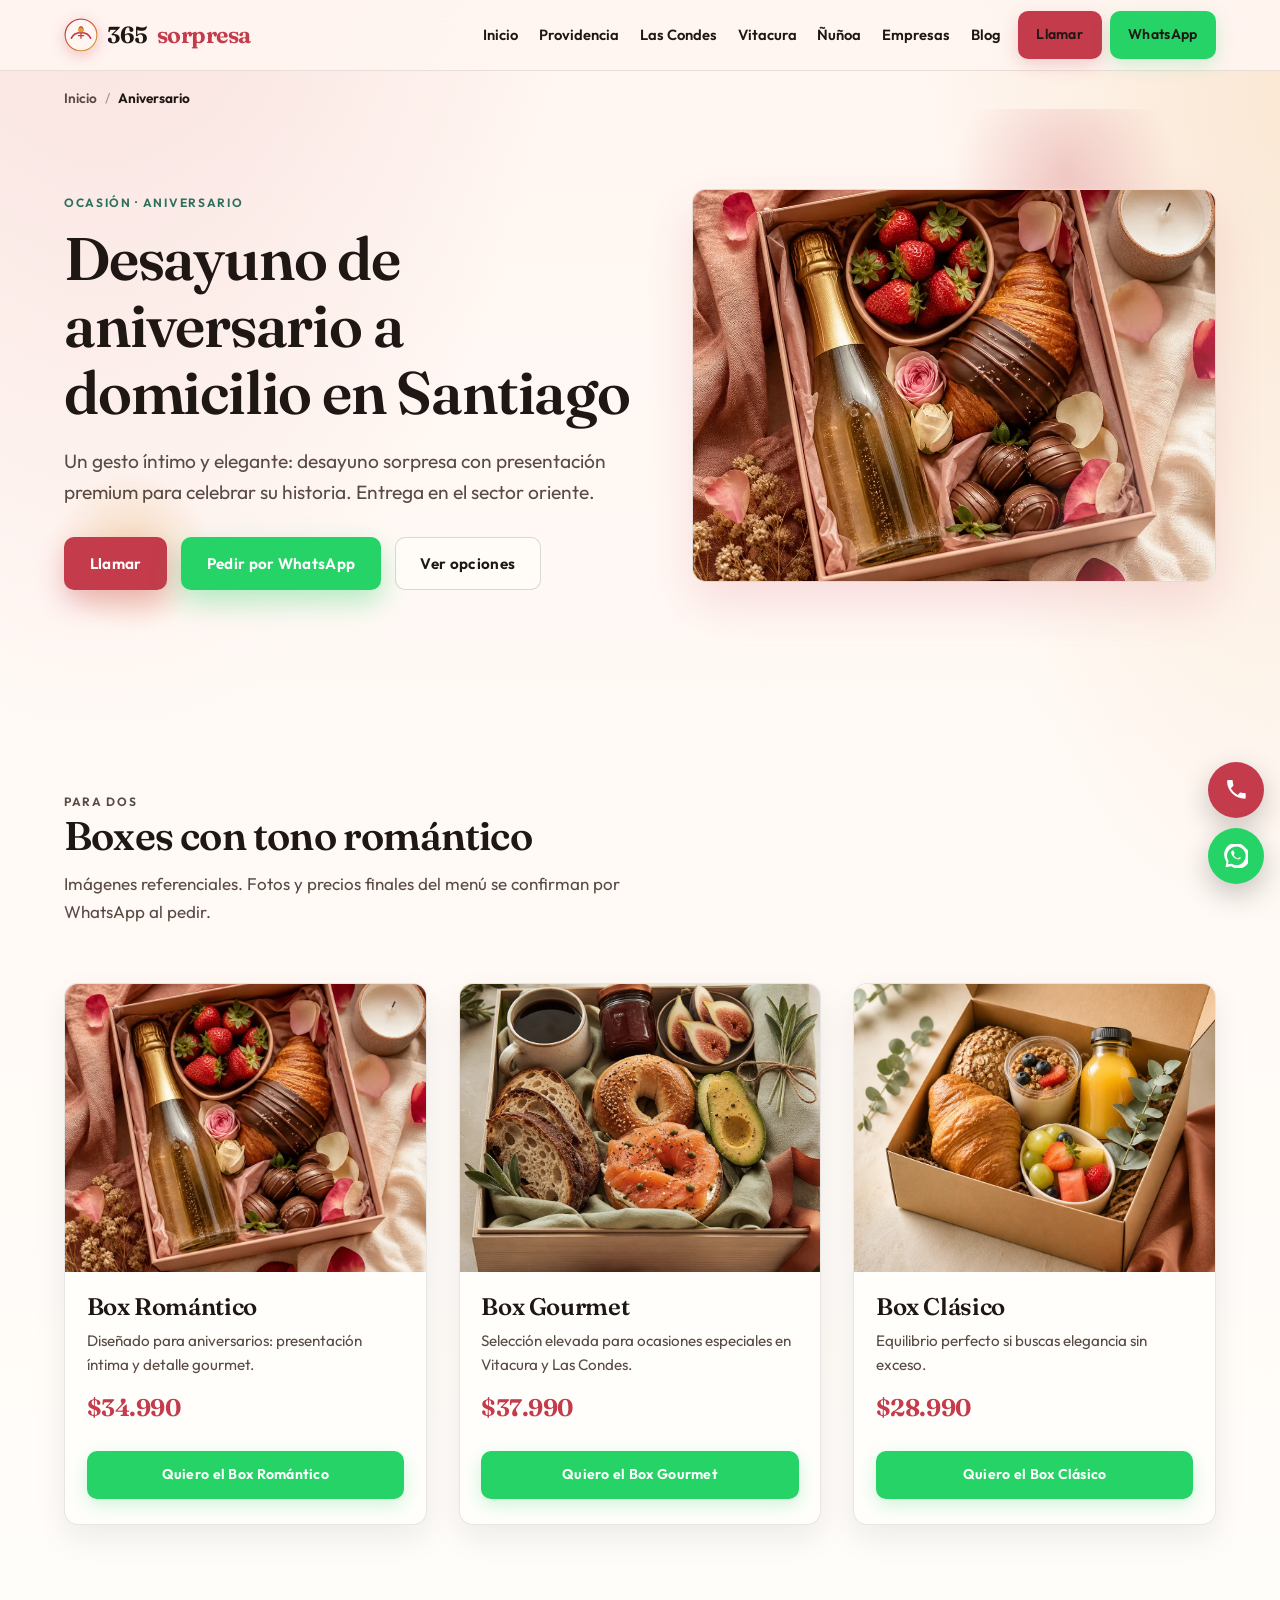
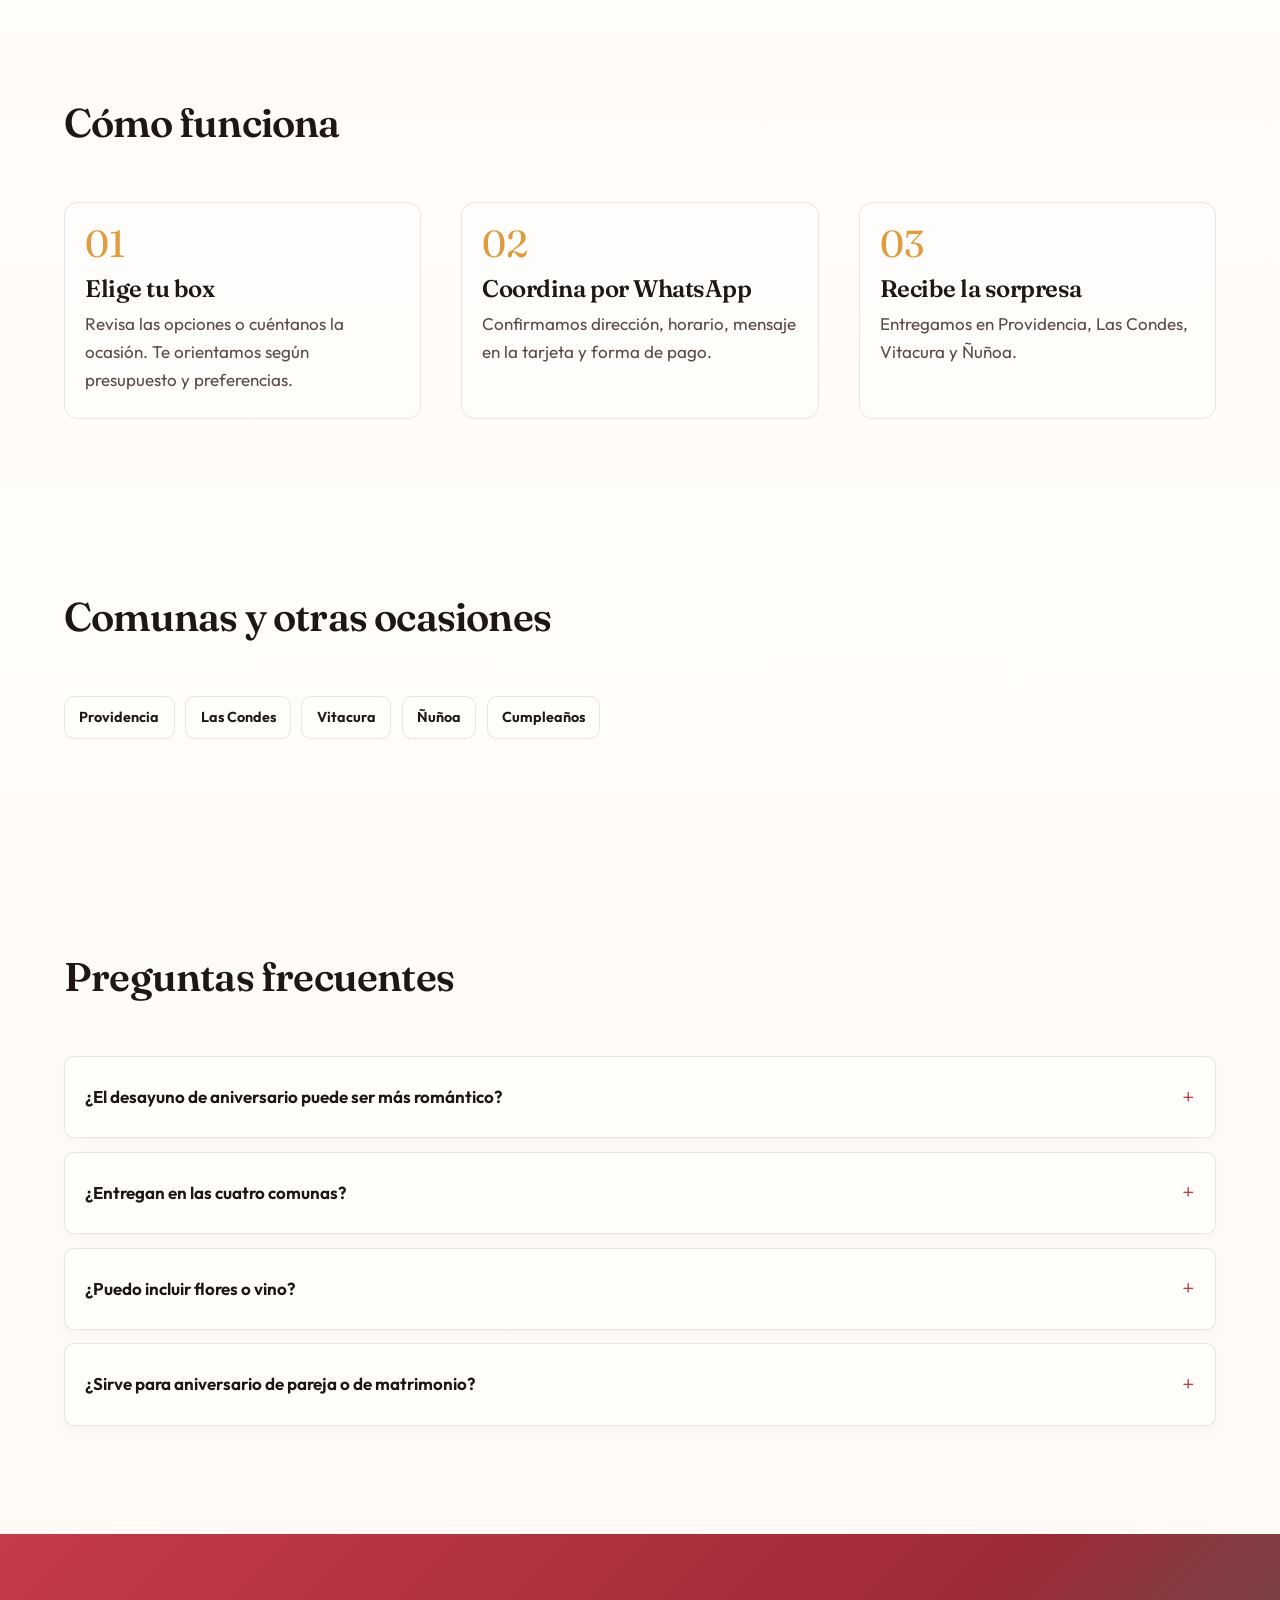
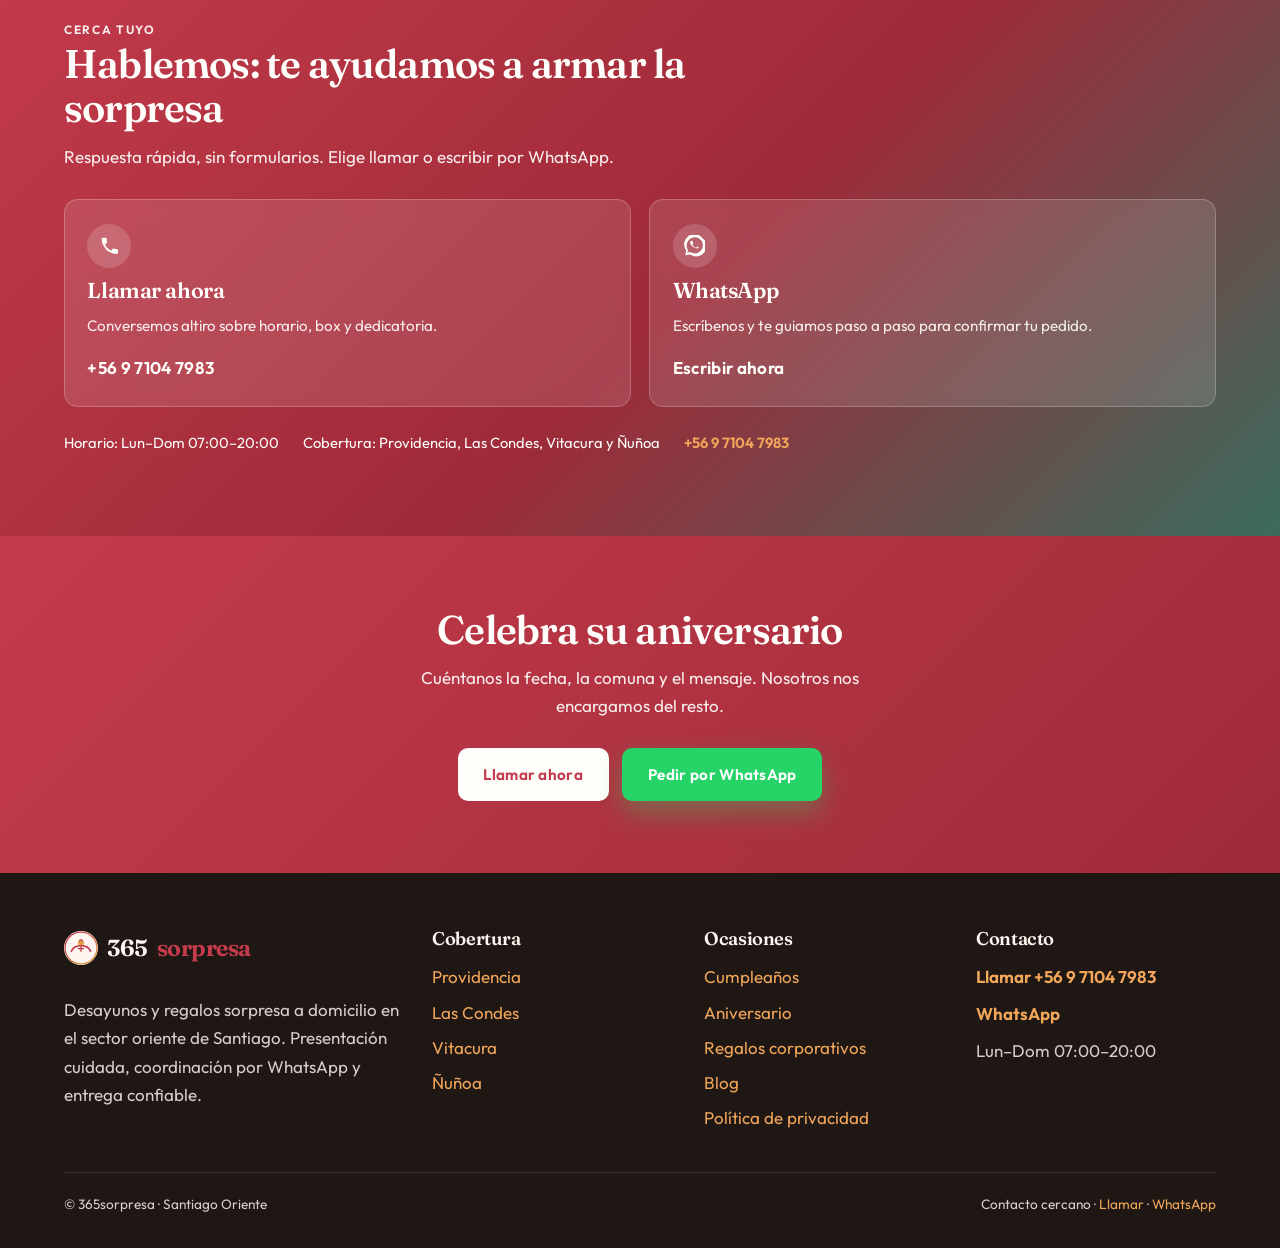
<file: desayunos-aniversario-santiago.html>
<!DOCTYPE html>
<html lang="es-CL">
<head>
  <meta charset="UTF-8">
  <meta name="viewport" content="width=device-width, initial-scale=1">
  <title>Desayuno aniversario a domicilio Santiago | 365sorpresa</title>
  <meta name="description" content="Desayuno de aniversario a domicilio en Santiago Oriente. Box romántico premium. Pide por WhatsApp.">
  <link rel="canonical" href="https://365sorpresa.cl/desayunos-aniversario-santiago.html">
  <meta name="robots" content="index, follow">
  <meta property="og:type" content="website">
  <meta property="og:locale" content="es_CL">
  <meta property="og:site_name" content="365sorpresa">
  <meta property="og:title" content="Desayuno aniversario a domicilio Santiago | 365sorpresa">
  <meta property="og:description" content="Desayuno de aniversario a domicilio en Santiago Oriente. Box romántico premium. Pide por WhatsApp.">
  <meta property="og:url" content="https://365sorpresa.cl/desayunos-aniversario-santiago.html">
  <meta property="og:image" content="https://365sorpresa.cl/assets/img/og-default.webp">
  <meta property="og:image:width" content="1200">
  <meta property="og:image:height" content="630">
  <meta property="og:image:alt" content="Desayuno sorpresa a domicilio 365sorpresa">
  <meta name="twitter:card" content="summary_large_image">
  <meta name="twitter:title" content="Desayuno aniversario a domicilio Santiago | 365sorpresa">
  <meta name="twitter:description" content="Desayuno de aniversario a domicilio en Santiago Oriente. Box romántico premium. Pide por WhatsApp.">
  <meta name="twitter:image" content="https://365sorpresa.cl/assets/img/og-default.webp">
  <link rel="icon" type="image/png" sizes="32x32" href="assets/img/favicon-32.png">
  <link rel="apple-touch-icon" href="assets/img/apple-touch-icon.png">
  <link rel="manifest" href="manifest.json">
  <meta name="theme-color" content="#c43b4b">
  <!-- Google tag (gtag.js) -->
  <script async src="https://www.googletagmanager.com/gtag/js?id=G-T322NZPCMZ"></script>
  <script>
    window.dataLayer = window.dataLayer || [];
    function gtag(){dataLayer.push(arguments);}
    gtag('js', new Date());
    gtag('config', 'G-T322NZPCMZ');
  </script>
  
  <link rel="preconnect" href="https://fonts.googleapis.com">
  <link rel="preconnect" href="https://fonts.gstatic.com" crossorigin>
  <link href="https://fonts.googleapis.com/css2?family=Fraunces:opsz,wght@9..144,500;600;700&family=Outfit:wght@400;600;700&display=swap" rel="stylesheet">
  <link rel="stylesheet" href="assets/css/styles.css">
  <script type="application/ld+json">
{
  "@context": "https://schema.org",
  "@type": "LocalBusiness",
  "name": "365sorpresa",
  "url": "https://365sorpresa.cl",
  "image": "https://365sorpresa.cl/assets/img/og-default.webp",
  "logo": "https://365sorpresa.cl/assets/img/logo.svg",
  "geo": {
    "@type": "GeoCoordinates",
    "latitude": -33.4172,
    "longitude": -70.6068
  },
  "hasMap": "https://www.google.com/maps/search/?api=1&query=Providencia%2C%20Santiago%2C%20Chile",
  "description": "Desayunos y regalos sorpresa a domicilio en el sector oriente de Santiago.",
  "areaServed": [
    {
      "@type": "City",
      "name": "Providencia"
    },
    {
      "@type": "City",
      "name": "Las Condes"
    },
    {
      "@type": "City",
      "name": "Vitacura"
    },
    {
      "@type": "City",
      "name": "Ñuñoa"
    }
  ],
  "address": {
    "@type": "PostalAddress",
    "addressLocality": "Santiago",
    "addressRegion": "Región Metropolitana",
    "addressCountry": "CL"
  },
  "telephone": "+56971047983",
  "contactPoint": {
    "@type": "ContactPoint",
    "telephone": "+56971047983",
    "contactType": "customer service",
    "availableLanguage": "Spanish",
    "areaServed": "CL"
  },
  "openingHoursSpecification": [
    {
      "@type": "OpeningHoursSpecification",
      "dayOfWeek": ["Monday", "Tuesday", "Wednesday", "Thursday", "Friday", "Saturday", "Sunday"],
      "opens": "07:00",
      "closes": "20:00"
    }
  ],
  "priceRange": "$$",
  "currenciesAccepted": "CLP"
}
  </script>
  <script type="application/ld+json">
{
  "@context": "https://schema.org",
  "@type": "FAQPage",
  "mainEntity": [
    {
      "@type": "Question",
      "name": "¿El desayuno de aniversario puede ser más romántico?",
      "acceptedAnswer": {
        "@type": "Answer",
        "text": "Sí. Priorizamos presentación íntima, detalle gourmet y mensaje personalizado. Indica preferencias al pedir."
      }
    },
    {
      "@type": "Question",
      "name": "¿Entregan en las cuatro comunas?",
      "acceptedAnswer": {
        "@type": "Answer",
        "text": "Sí: Providencia, Las Condes, Vitacura y Ñuñoa."
      }
    },
    {
      "@type": "Question",
      "name": "¿Puedo incluir flores o vino?",
      "acceptedAnswer": {
        "@type": "Answer",
        "text": "Según disponibilidad del día. Consúltanos por WhatsApp y te armamos un upgrade si es posible."
      }
    },
    {
      "@type": "Question",
      "name": "¿Sirve para aniversario de pareja o de matrimonio?",
      "acceptedAnswer": {
        "@type": "Answer",
        "text": "Ambos. Adaptamos el tono de la tarjeta y la presentación a la historia que quieras celebrar."
      }
    }
  ]
}
  </script>
  <script type="application/ld+json">
{
  "@context": "https://schema.org",
  "@type": "Product",
  "name": "Box Romántico Aniversario 365sorpresa",
  "description": "Incluye mini pancakes o waffles, frutas frescas, chocolate o dulce de leche, café o té premium, flor de temporada y tarjeta personalizada. Desayuno sorpresa romántico a domicilio en Santiago Oriente.",
  "image": "https://365sorpresa.cl/assets/img/box-cumpleanos.webp",
  "brand": {
    "@type": "Brand",
    "name": "365sorpresa"
  },
  "offers": {
    "@type": "Offer",
    "priceCurrency": "CLP",
    "price": "34990",
    "availability": "https://schema.org/InStock",
        "sku": "365-BOX-ROMANTICO",
        "shippingDetails": {
          "@type": "OfferShippingDetails",
          "shippingRate": {
            "@type": "MonetaryAmount",
            "value": "0",
            "currency": "CLP"
          },
          "shippingDestination": {
            "@type": "DefinedRegion",
            "addressCountry": "CL"
          },
          "deliveryTime": {
            "@type": "ShippingDeliveryTime",
            "handlingTime": {
              "@type": "QuantitativeValue",
              "minValue": 0,
              "maxValue": 1,
              "unitCode": "DAY"
            },
            "transitTime": {
              "@type": "QuantitativeValue",
              "minValue": 0,
              "maxValue": 1,
              "unitCode": "DAY"
            }
          }
        },
        "hasMerchantReturnPolicy": {
          "@type": "MerchantReturnPolicy",
          "applicableCountry": "CL",
          "returnPolicyCategory": "https://schema.org/MerchantReturnNotPermitted"
        },
    "url": "https://365sorpresa.cl",
    "description": "Precio referencial en CLP. Entrega a domicilio en Providencia, Las Condes, Vitacura y Ñuñoa. Coordinación por WhatsApp."
  }
}
  </script>
  <script type="application/ld+json">
{
  "@context": "https://schema.org",
  "@type": "WebSite",
  "name": "365sorpresa",
  "url": "https://365sorpresa.cl",
  "inLanguage": "es-CL",
  "publisher": {
    "@type": "Organization",
    "name": "365sorpresa",
    "logo": {
      "@type": "ImageObject",
      "url": "https://365sorpresa.cl/assets/img/logo.svg"
    }
  }
}
  </script>
  <script type="application/ld+json">
{
  "@context": "https://schema.org",
  "@type": "BreadcrumbList",
  "itemListElement": [
    { "@type": "ListItem", "position": 1, "name": "Inicio", "item": "https://365sorpresa.cl/" },
    { "@type": "ListItem", "position": 2, "name": "Desayunos aniversario Santiago", "item": "https://365sorpresa.cl/desayunos-aniversario-santiago.html" }
  ]
}
  </script>
</head>
<body>
  <a class="skip-link" href="#contenido">Saltar al contenido</a>
  <header class="site-header">
    <div class="container site-header__inner">
      <a class="logo" href="index.html"><img class="logo__mark" src="assets/img/logo.svg" alt="" width="40" height="40">365<span>sorpresa</span></a>
      <button class="nav-toggle" type="button" aria-controls="site-nav" aria-expanded="false" aria-label="Abrir menú">
        <span class="nav-toggle__bar" aria-hidden="true"></span>
      </button>
      <nav class="nav" id="site-nav" aria-label="Principal">
        <ul class="nav__list">
          <li><a href="index.html">Inicio</a></li>
          <li><a href="desayunos-a-domicilio-providencia.html">Providencia</a></li>
          <li><a href="desayunos-a-domicilio-las-condes.html">Las Condes</a></li>
          <li><a href="desayunos-a-domicilio-vitacura.html">Vitacura</a></li>
          <li><a href="desayunos-a-domicilio-nunoa.html">Ñuñoa</a></li>
          <li><a href="regalos-corporativos-santiago.html">Empresas</a></li>
          <li><a href="blog/">Blog</a></li>
          <li class="nav__cta"><div class="nav__cta-pair"><a class="btn btn--call" data-track="call" data-label="nav" href="tel:+56971047983">Llamar</a><a class="btn btn--whatsapp" data-track="whatsapp" data-label="nav" href="https://wa.me/56971047983?text=Hola%20365sorpresa%2C%20quiero%20pedir%20un%20desayuno%20sorpresa.">WhatsApp</a></div></li>
        </ul>
      </nav>
    </div>
  </header>

  <main id="contenido">
    <nav class="breadcrumbs container" aria-label="Migas de pan">
      <ol>
        <li><a href="index.html">Inicio</a></li>
        <li><span aria-current="page">Aniversario</span></li>
      </ol>
    </nav>
    <section class="hero">
      <span class="hero__orb hero__orb--1" aria-hidden="true"></span><span class="hero__orb hero__orb--2" aria-hidden="true"></span><div class="container hero__grid"><div class="hero-animate">
          <p class="eyebrow">Ocasión · Aniversario</p>
          <h1>Desayuno de aniversario a domicilio en Santiago</h1>
          <p class="lead">Un gesto íntimo y elegante: desayuno sorpresa con presentación premium para celebrar su historia. Entrega en el sector oriente.</p>
          <div class="btn-group">
            <a class="btn btn--call" data-track="call" data-label="hero-call-aniv" href="tel:+56971047983">Llamar</a><a class="btn btn--whatsapp" data-track="whatsapp" data-label="hero-aniv" href="https://wa.me/56971047983?text=Hola%20365sorpresa%2C%20vengo%20desde%20la%20p%C3%A1gina%20de%20aniversario%20y%20quiero%20un%20desayuno%20sorpresa.">Pedir por WhatsApp</a>
            <a class="btn btn--ghost" href="#productos">Ver opciones</a>
          </div>
        </div>
        <div class="hero__media">
          <img src="assets/img/box-romantico.webp" alt="Box romántico aniversario 365sorpresa" width="800" height="800" fetchpriority="high">
        </div>
      </div>
    </section>

    <section class="section" id="productos">
      <div class="container">
        <div class="section__head reveal">
          <p class="eyebrow">Para dos</p>
          <h2>Boxes con tono romántico</h2>
          <p>Imágenes referenciales. Fotos y precios finales del menú se confirman por WhatsApp al pedir.</p>
        </div>
        <div class="product-grid">
        <article class="product reveal" itemscope itemtype="https://schema.org/Product">
          <meta itemprop="brand" content="365sorpresa">
          <div class="product__media">
            <img src="assets/img/box-romantico.webp" alt="Box Romántico" width="800" height="800" loading="lazy" itemprop="image">
          </div>
          <div class="product__body">            <h3 itemprop="name">Box Romántico</h3>
            <p itemprop="description">Diseñado para aniversarios: presentación íntima y detalle gourmet.</p>
            <p class="product__price" itemprop="offers" itemscope itemtype="https://schema.org/Offer">
              <meta itemprop="priceCurrency" content="CLP">
              <meta itemprop="price" content="34990"><link itemprop="availability" href="https://schema.org/InStock"><span>$34.990</span>
            </p>
            <a class="btn btn--whatsapp" data-track="whatsapp" data-label="Box Romántico" href="https://wa.me/56971047983?text=Hola%20365sorpresa%2C%20me%20interesa%20el%20Box%20Rom%C3%A1ntico.%20Es%20para%20un%20aniversario.%20Vengo%20desde%20la%20landing%20de%20aniversario.">Quiero el Box Romántico</a>
          </div>
        </article>
        <article class="product reveal" itemscope itemtype="https://schema.org/Product">
          <meta itemprop="brand" content="365sorpresa">
          <div class="product__media">
            <img src="assets/img/box-gourmet.webp" alt="Box Gourmet" width="800" height="800" loading="lazy" itemprop="image">
          </div>
          <div class="product__body">            <h3 itemprop="name">Box Gourmet</h3>
            <p itemprop="description">Selección elevada para ocasiones especiales en Vitacura y Las Condes.</p>
            <p class="product__price" itemprop="offers" itemscope itemtype="https://schema.org/Offer">
              <meta itemprop="priceCurrency" content="CLP">
              <meta itemprop="price" content="37990"><link itemprop="availability" href="https://schema.org/InStock"><span>$37.990</span>
            </p>
            <a class="btn btn--whatsapp" data-track="whatsapp" data-label="Box Gourmet" href="https://wa.me/56971047983?text=Hola%20365sorpresa%2C%20me%20interesa%20el%20Box%20Gourmet.%20Es%20para%20un%20aniversario.%20Vengo%20desde%20la%20landing%20de%20aniversario.">Quiero el Box Gourmet</a>
          </div>
        </article>
        <article class="product reveal" itemscope itemtype="https://schema.org/Product">
          <meta itemprop="brand" content="365sorpresa">
          <div class="product__media">
            <img src="assets/img/box-clasico.webp" alt="Box Clásico" width="800" height="800" loading="lazy" itemprop="image">
          </div>
          <div class="product__body">            <h3 itemprop="name">Box Clásico</h3>
            <p itemprop="description">Equilibrio perfecto si buscas elegancia sin exceso.</p>
            <p class="product__price" itemprop="offers" itemscope itemtype="https://schema.org/Offer">
              <meta itemprop="priceCurrency" content="CLP">
              <meta itemprop="price" content="28990"><link itemprop="availability" href="https://schema.org/InStock"><span>$28.990</span>
            </p>
            <a class="btn btn--whatsapp" data-track="whatsapp" data-label="Box Clásico" href="https://wa.me/56971047983?text=Hola%20365sorpresa%2C%20me%20interesa%20el%20Box%20Cl%C3%A1sico.%20Es%20para%20un%20aniversario.%20Vengo%20desde%20la%20landing%20de%20aniversario.">Quiero el Box Clásico</a>
          </div>
        </article>
        </div>
      </div>
    </section>

    <section class="section section--tight" style="background:rgba(255,252,248,.55)">
      <div class="container">
        <div class="section__head reveal"><h2>Cómo funciona</h2></div>
      <div class="steps">
        <div class="step reveal">
          <h3>Elige tu box</h3>
          <p>Revisa las opciones o cuéntanos la ocasión. Te orientamos según presupuesto y preferencias.</p>
        </div>
        <div class="step reveal">
          <h3>Coordina por WhatsApp</h3>
          <p>Confirmamos dirección, horario, mensaje en la tarjeta y forma de pago.</p>
        </div>
        <div class="step reveal">
          <h3>Recibe la sorpresa</h3>
          <p>Entregamos en Providencia, Las Condes, Vitacura y Ñuñoa.</p>
        </div>
      </div>
      </div>
    </section>

    <section class="section">
      <div class="container">
        <div class="section__head reveal"><h2>Comunas y otras ocasiones</h2></div>
        <div class="silo reveal">
          <a href="desayunos-a-domicilio-providencia.html">Providencia</a>
          <a href="desayunos-a-domicilio-las-condes.html">Las Condes</a>
          <a href="desayunos-a-domicilio-vitacura.html">Vitacura</a>
          <a href="desayunos-a-domicilio-nunoa.html">Ñuñoa</a>
          <a href="desayunos-cumpleanos-santiago.html">Cumpleaños</a>
        </div>
      </div>
    </section>

    <section class="section" id="faq">
      <div class="container">
        <div class="section__head reveal"><h2>Preguntas frecuentes</h2></div>
      <div class="faq">
        <details>
          <summary>¿El desayuno de aniversario puede ser más romántico?</summary>
          <p>Sí. Priorizamos presentación íntima, detalle gourmet y mensaje personalizado. Indica preferencias al pedir.</p>
        </details>
        <details>
          <summary>¿Entregan en las cuatro comunas?</summary>
          <p>Sí: Providencia, Las Condes, Vitacura y Ñuñoa.</p>
        </details>
        <details>
          <summary>¿Puedo incluir flores o vino?</summary>
          <p>Según disponibilidad del día. Consúltanos por WhatsApp y te armamos un upgrade si es posible.</p>
        </details>
        <details>
          <summary>¿Sirve para aniversario de pareja o de matrimonio?</summary>
          <p>Ambos. Adaptamos el tono de la tarjeta y la presentación a la historia que quieras celebrar.</p>
        </details>
      </div>
      </div>
    </section>

        <section class="contact" id="contacto" aria-labelledby="contacto-title">
      <div class="container">
        <div class="section__head reveal">
          <p class="eyebrow">Cerca tuyo</p>
          <h2 id="contacto-title">Hablemos: te ayudamos a armar la sorpresa</h2>
          <p>Respuesta rápida, sin formularios. Elige llamar o escribir por WhatsApp.</p>
        </div>
        <div class="contact__grid">
          <a class="contact-card reveal" data-track="call" data-label="contact-section" href="tel:+56971047983">
            <span class="contact-card__icon"><svg viewBox="0 0 24 24" aria-hidden="true"><path d="M6.6 10.8a15.5 15.5 0 0 0 6.6 6.6l2.2-2.2a1 1 0 0 1 1-.25 11.4 11.4 0 0 0 3.6.57 1 1 0 0 1 1 1V20a1 1 0 0 1-1 1A17 17 0 0 1 3 4a1 1 0 0 1 1-1h3.5a1 1 0 0 1 1 1 11.4 11.4 0 0 0 .57 3.6 1 1 0 0 1-.25 1z"/></svg></span>
            <h3>Llamar ahora</h3>
            <p>Conversemos altiro sobre horario, box y dedicatoria.</p>
            <span class="contact-card__action">+56 9 7104 7983</span>
          </a>
          <a class="contact-card reveal reveal-delay-1" data-track="whatsapp" data-label="contact-section" href="https://wa.me/56971047983?text=Hola%20365sorpresa%2C%20quiero%20pedir%20un%20desayuno%20sorpresa.">
            <span class="contact-card__icon"><svg viewBox="0 0 24 24" aria-hidden="true"><path d="M20.5 3.5A11 11 0 0 0 2.4 17.1L1.5 22.5l5.5-.9A11 11 0 0 0 20.5 3.5zm-8.5 17a9 9 0 0 1-4.6-1.3l-.3-.2-3.2.5.5-3.1-.2-.3a9 9 0 1 1 7.8 4.4zm5-6.7c-.3-.1-1.6-.8-1.9-.9s-.4-.1-.6.1-.7.9-.8 1-.3.2-.6.1a7.4 7.4 0 0 1-2.2-1.4 8.2 8.2 0 0 1-1.5-1.9c-.2-.3 0-.4.1-.6l.4-.5.3-.4.1-.3-.1-.4c0-.1-.6-1.4-.8-1.9s-.4-.4-.6-.4h-.5c-.2 0-.4.1-.6.3s-.8.8-.8 1.9.8 2.2.9 2.3c.1.2 1.6 2.5 3.9 3.5 2.3 1 2.3.7 2.7.6.4-.1 1.4-.6 1.6-1.1.2-.6.2-1 .1-1.1s-.3-.2-.6-.3z"/></svg></span>
            <h3>WhatsApp</h3>
            <p>Escríbenos y te guiamos paso a paso para confirmar tu pedido.</p>
            <span class="contact-card__action">Escribir ahora</span>
          </a>
        </div>
        <div class="contact__meta reveal">
          <span>Horario: Lun–Dom 07:00–20:00</span>
          <span>Cobertura: Providencia, Las Condes, Vitacura y Ñuñoa</span>
          <a href="tel:+56971047983">+56 9 7104 7983</a>
        </div>
      </div>
    </section>


    <section class="cta-band">
      <div class="container">
        <h2>Celebra su aniversario</h2>
        <p>Cuéntanos la fecha, la comuna y el mensaje. Nosotros nos encargamos del resto.</p>
        <div class="btn-group"><a class="btn btn--call" data-track="call" data-label="cta-call" href="tel:+56971047983">Llamar ahora</a><a class="btn btn--whatsapp" data-track="whatsapp" data-label="cta-aniv" href="https://wa.me/56971047983?text=Hola%20365sorpresa%2C%20quiero%20un%20desayuno%20de%20aniversario%20a%20domicilio.">Pedir por WhatsApp</a></div>
      </div>
    </section>
  </main>
  <footer class="site-footer">
    <div class="container footer-grid">
      <div>
        <a class="logo" href="index.html"><img class="logo__mark" src="assets/img/logo.svg" alt="" width="40" height="40">365<span>sorpresa</span></a>
        <p>Desayunos y regalos sorpresa a domicilio en el sector oriente de Santiago. Presentación cuidada, coordinación por WhatsApp y entrega confiable.</p>
      </div>
      <div>
        <h3>Cobertura</h3>
        <ul class="footer-links">
          <li><a href="desayunos-a-domicilio-providencia.html">Providencia</a></li>
          <li><a href="desayunos-a-domicilio-las-condes.html">Las Condes</a></li>
          <li><a href="desayunos-a-domicilio-vitacura.html">Vitacura</a></li>
          <li><a href="desayunos-a-domicilio-nunoa.html">Ñuñoa</a></li>
        </ul>
      </div>
      <div>
        <h3>Ocasiones</h3>
        <ul class="footer-links">
          <li><a href="desayunos-cumpleanos-santiago.html">Cumpleaños</a></li>
          <li><a href="desayunos-aniversario-santiago.html">Aniversario</a></li>
          <li><a href="regalos-corporativos-santiago.html">Regalos corporativos</a></li>
          <li><a href="blog/">Blog</a></li>
          <li><a href="politica-de-privacidad.html">Política de privacidad</a></li>
        </ul>
      </div>
          <div>
        <h3>Contacto</h3>
        <div class="footer-contact">
          <a data-track="call" data-label="footer" href="tel:+56971047983">Llamar +56 9 7104 7983</a>
          <a data-track="whatsapp" data-label="footer" href="https://wa.me/56971047983?text=Hola%20365sorpresa%2C%20quiero%20pedir%20un%20desayuno%20sorpresa.">WhatsApp</a>
          <span>Lun–Dom 07:00–20:00</span>
        </div>
      </div>
    </div>
    <div class="container footer-bottom">
      <span>© 365sorpresa · Santiago Oriente</span>
      <span>Contacto cercano · <a data-track="call" data-label="footer-bottom" href="tel:+56971047983">Llamar</a> · <a data-track="whatsapp" data-label="footer-bottom" href="https://wa.me/56971047983">WhatsApp</a></span>
    </div>
  </footer>
  <div class="contact-float" aria-label="Contacto rápido">
    <a class="contact-float__call" data-track="call" data-label="float" href="tel:+56971047983" aria-label="Llamar a 365sorpresa">
      <span class="contact-float__label">Llamar</span>
      <svg viewBox="0 0 24 24" aria-hidden="true"><path d="M6.6 10.8a15.5 15.5 0 0 0 6.6 6.6l2.2-2.2a1 1 0 0 1 1-.25 11.4 11.4 0 0 0 3.6.57 1 1 0 0 1 1 1V20a1 1 0 0 1-1 1A17 17 0 0 1 3 4a1 1 0 0 1 1-1h3.5a1 1 0 0 1 1 1 11.4 11.4 0 0 0 .57 3.6 1 1 0 0 1-.25 1z"/></svg>
    </a>
    <a class="contact-float__wa" data-track="whatsapp" data-label="float" href="https://wa.me/56971047983?text=Hola%20365sorpresa%2C%20quiero%20informaci%C3%B3n%20para%20pedir." aria-label="Escribir por WhatsApp">
      <span class="contact-float__label">WhatsApp</span>
      <svg viewBox="0 0 24 24" aria-hidden="true"><path d="M20.5 3.5A11 11 0 0 0 2.4 17.1L1.5 22.5l5.5-.9A11 11 0 0 0 20.5 3.5zm-8.5 17a9 9 0 0 1-4.6-1.3l-.3-.2-3.2.5.5-3.1-.2-.3a9 9 0 1 1 7.8 4.4zm5-6.7c-.3-.1-1.6-.8-1.9-.9s-.4-.1-.6.1-.7.9-.8 1-.3.2-.6.1a7.4 7.4 0 0 1-2.2-1.4 8.2 8.2 0 0 1-1.5-1.9c-.2-.3 0-.4.1-.6l.4-.5.3-.4.1-.3-.1-.4c0-.1-.6-1.4-.8-1.9s-.4-.4-.6-.4h-.5c-.2 0-.4.1-.6.3s-.8.8-.8 1.9.8 2.2.9 2.3c.1.2 1.6 2.5 3.9 3.5 2.3 1 2.3.7 2.7.6.4-.1 1.4-.6 1.6-1.1.2-.6.2-1 .1-1.1s-.3-.2-.6-.3z"/></svg>
    </a>
  </div>
  <script src="assets/js/main.js" defer></script>
</body>
</html>
</file>
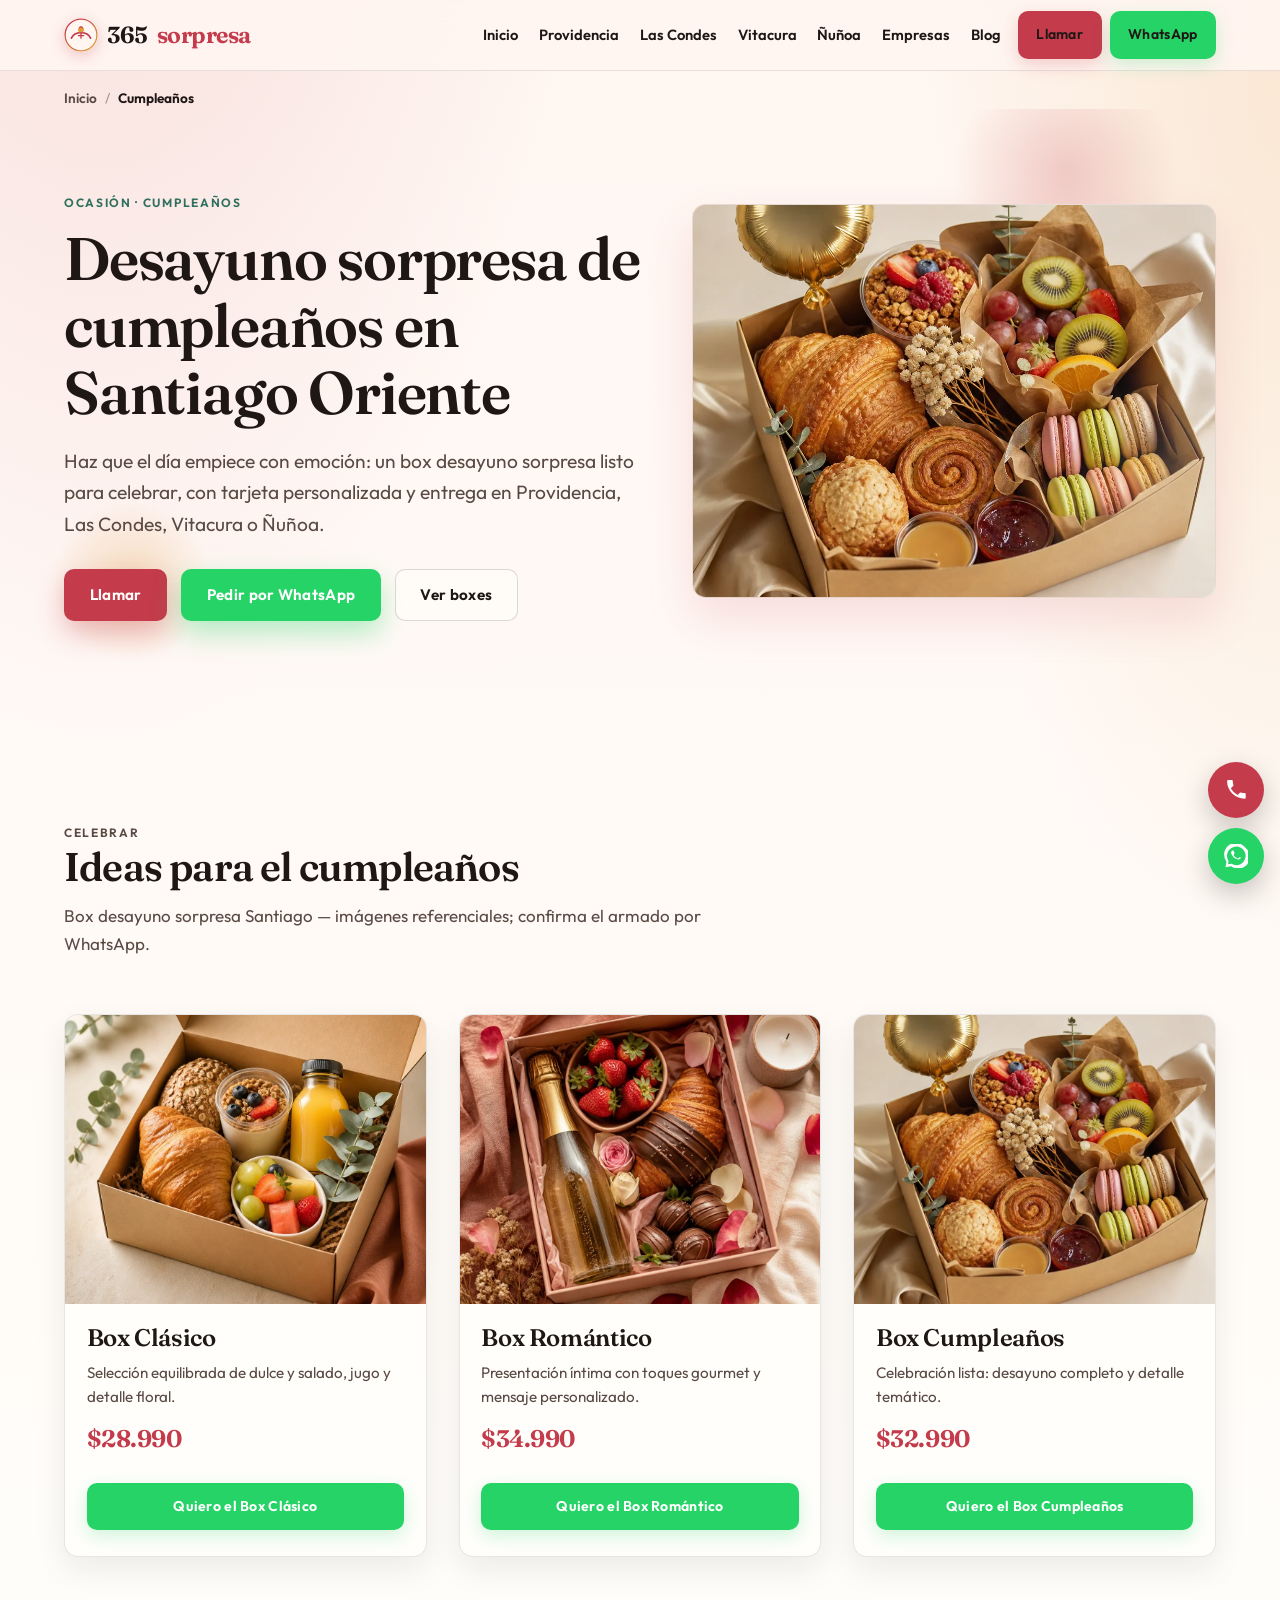
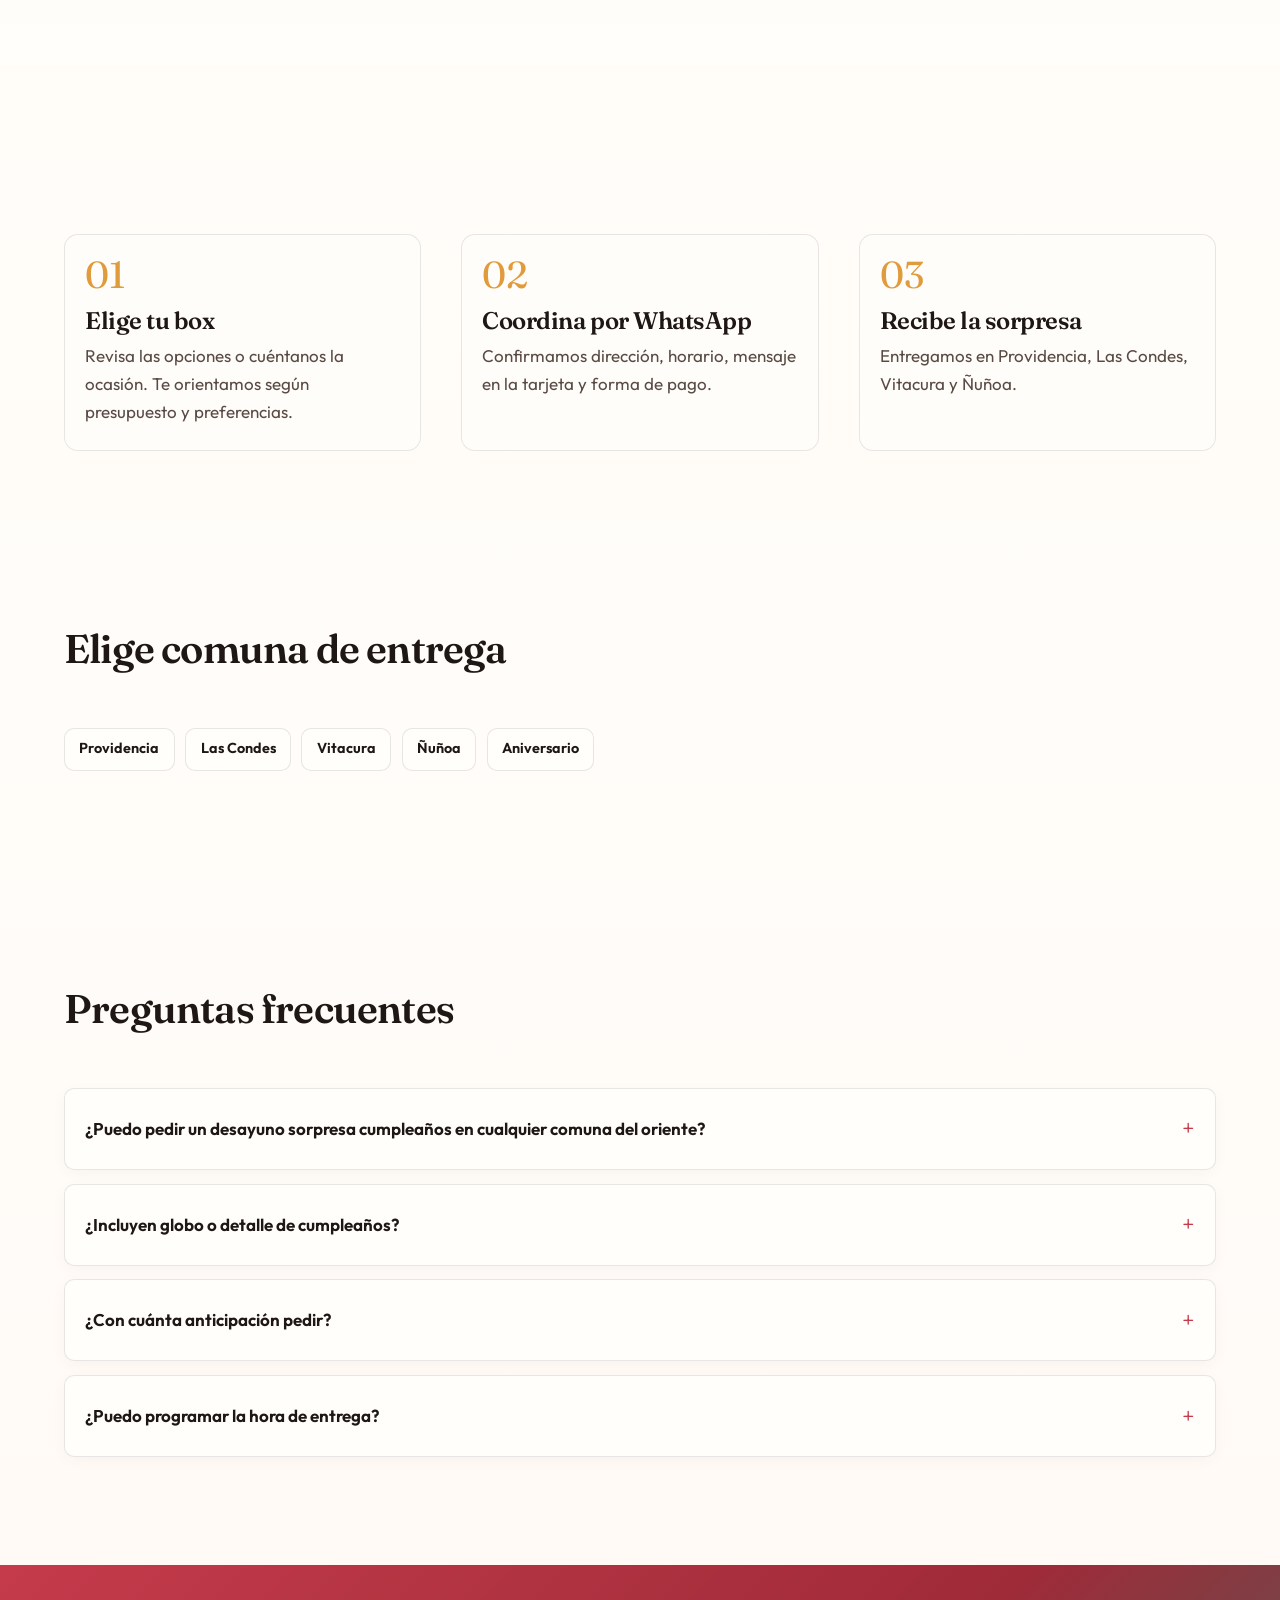
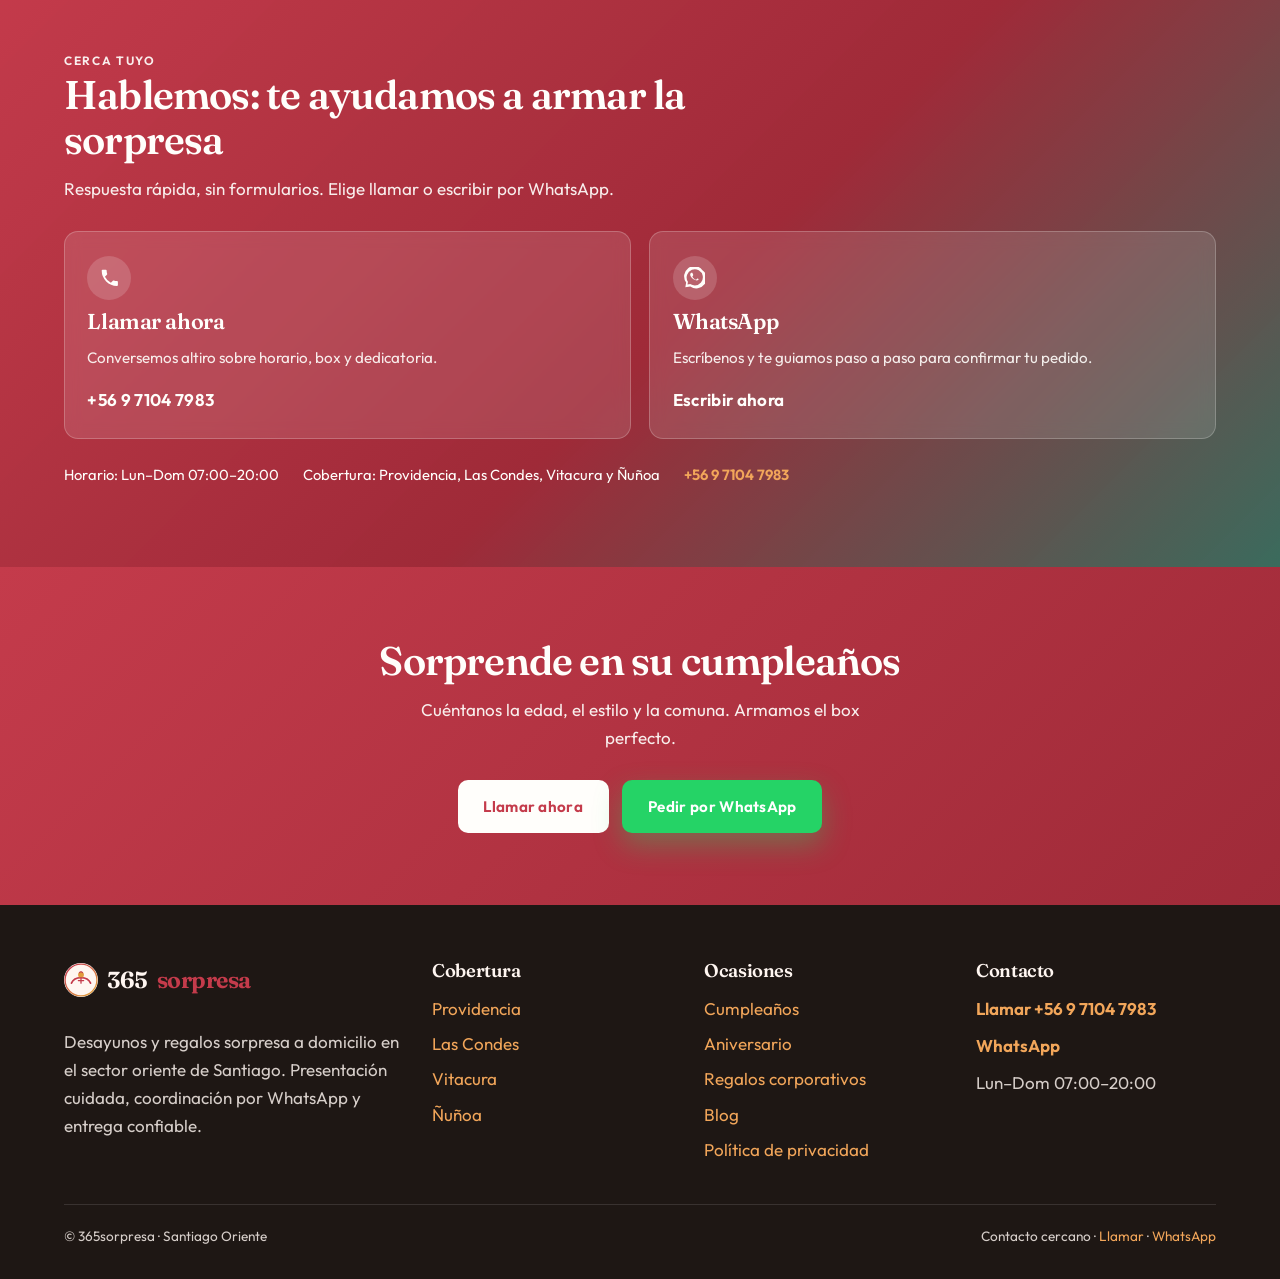
<file: desayunos-cumpleanos-santiago.html>
<!DOCTYPE html>
<html lang="es-CL">
<head>
  <meta charset="UTF-8">
  <meta name="viewport" content="width=device-width, initial-scale=1">
  <title>Desayuno sorpresa cumpleaños Santiago | 365sorpresa</title>
  <meta name="description" content="Box desayuno sorpresa para cumpleaños en Santiago Oriente. Entrega en 4 comunas. Pide por WhatsApp.">
  <link rel="canonical" href="https://365sorpresa.cl/desayunos-cumpleanos-santiago.html">
  <meta name="robots" content="index, follow">
  <meta property="og:type" content="website">
  <meta property="og:locale" content="es_CL">
  <meta property="og:site_name" content="365sorpresa">
  <meta property="og:title" content="Desayuno sorpresa cumpleaños Santiago | 365sorpresa">
  <meta property="og:description" content="Box desayuno sorpresa para cumpleaños en Santiago Oriente. Entrega en 4 comunas. Pide por WhatsApp.">
  <meta property="og:url" content="https://365sorpresa.cl/desayunos-cumpleanos-santiago.html">
  <meta property="og:image" content="https://365sorpresa.cl/assets/img/og-default.webp">
  <meta property="og:image:width" content="1200">
  <meta property="og:image:height" content="630">
  <meta property="og:image:alt" content="Desayuno sorpresa a domicilio 365sorpresa">
  <meta name="twitter:card" content="summary_large_image">
  <meta name="twitter:title" content="Desayuno sorpresa cumpleaños Santiago | 365sorpresa">
  <meta name="twitter:description" content="Box desayuno sorpresa para cumpleaños en Santiago Oriente. Entrega en 4 comunas. Pide por WhatsApp.">
  <meta name="twitter:image" content="https://365sorpresa.cl/assets/img/og-default.webp">
  <link rel="icon" type="image/png" sizes="32x32" href="assets/img/favicon-32.png">
  <link rel="apple-touch-icon" href="assets/img/apple-touch-icon.png">
  <link rel="manifest" href="manifest.json">
  <meta name="theme-color" content="#c43b4b">
  <!-- Google tag (gtag.js) -->
  <script async src="https://www.googletagmanager.com/gtag/js?id=G-T322NZPCMZ"></script>
  <script>
    window.dataLayer = window.dataLayer || [];
    function gtag(){dataLayer.push(arguments);}
    gtag('js', new Date());
    gtag('config', 'G-T322NZPCMZ');
  </script>
  
  <link rel="preconnect" href="https://fonts.googleapis.com">
  <link rel="preconnect" href="https://fonts.gstatic.com" crossorigin>
  <link href="https://fonts.googleapis.com/css2?family=Fraunces:opsz,wght@9..144,500;600;700&family=Outfit:wght@400;600;700&display=swap" rel="stylesheet">
  <link rel="stylesheet" href="assets/css/styles.css">
  <script type="application/ld+json">
{
  "@context": "https://schema.org",
  "@type": "LocalBusiness",
  "name": "365sorpresa",
  "url": "https://365sorpresa.cl",
  "image": "https://365sorpresa.cl/assets/img/og-default.webp",
  "logo": "https://365sorpresa.cl/assets/img/logo.svg",
  "geo": {
    "@type": "GeoCoordinates",
    "latitude": -33.4172,
    "longitude": -70.6068
  },
  "hasMap": "https://www.google.com/maps/search/?api=1&query=Providencia%2C%20Santiago%2C%20Chile",
  "description": "Desayunos y regalos sorpresa a domicilio en el sector oriente de Santiago.",
  "areaServed": [
    {
      "@type": "City",
      "name": "Providencia"
    },
    {
      "@type": "City",
      "name": "Las Condes"
    },
    {
      "@type": "City",
      "name": "Vitacura"
    },
    {
      "@type": "City",
      "name": "Ñuñoa"
    }
  ],
  "address": {
    "@type": "PostalAddress",
    "addressLocality": "Santiago",
    "addressRegion": "Región Metropolitana",
    "addressCountry": "CL"
  },
  "telephone": "+56971047983",
  "contactPoint": {
    "@type": "ContactPoint",
    "telephone": "+56971047983",
    "contactType": "customer service",
    "availableLanguage": "Spanish",
    "areaServed": "CL"
  },
  "openingHoursSpecification": [
    {
      "@type": "OpeningHoursSpecification",
      "dayOfWeek": ["Monday", "Tuesday", "Wednesday", "Thursday", "Friday", "Saturday", "Sunday"],
      "opens": "07:00",
      "closes": "20:00"
    }
  ],
  "priceRange": "$$",
  "currenciesAccepted": "CLP"
}
  </script>
  <script type="application/ld+json">
{
  "@context": "https://schema.org",
  "@type": "FAQPage",
  "mainEntity": [
    {
      "@type": "Question",
      "name": "¿Puedo pedir un desayuno sorpresa cumpleaños en cualquier comuna del oriente?",
      "acceptedAnswer": {
        "@type": "Answer",
        "text": "Sí. Entregamos en Providencia, Las Condes, Vitacura y Ñuñoa. Indica la comuna al escribirnos."
      }
    },
    {
      "@type": "Question",
      "name": "¿Incluyen globo o detalle de cumpleaños?",
      "acceptedAnswer": {
        "@type": "Answer",
        "text": "Según disponibilidad del día. Cuéntanos la edad y el estilo (elegante, colorido, minimal) y armamos la propuesta."
      }
    },
    {
      "@type": "Question",
      "name": "¿Con cuánta anticipación pedir?",
      "acceptedAnswer": {
        "@type": "Answer",
        "text": "Ideal 24 horas o más. En fines de semana y fechas peak reserva con mayor anticipación."
      }
    },
    {
      "@type": "Question",
      "name": "¿Puedo programar la hora de entrega?",
      "acceptedAnswer": {
        "@type": "Answer",
        "text": "Sí, coordinamos una franja horaria por WhatsApp según cobertura y agenda del día."
      }
    }
  ]
}
  </script>
  <script type="application/ld+json">
{
  "@context": "https://schema.org",
  "@type": "Product",
  "name": "Box Cumpleaños 365sorpresa",
  "description": "Incluye desayuno dulce y salado, mini torta o muffin, globo o detalle festivo, jugo, café y tarjeta de cumpleaños. Desayuno sorpresa de cumpleaños a domicilio en Santiago Oriente.",
  "image": "https://365sorpresa.cl/assets/img/box-cumpleanos.webp",
  "brand": {
    "@type": "Brand",
    "name": "365sorpresa"
  },
  "offers": {
    "@type": "Offer",
    "priceCurrency": "CLP",
    "price": "32990",
    "availability": "https://schema.org/InStock",
        "sku": "365-BOX-CUMPLEANOS",
        "shippingDetails": {
          "@type": "OfferShippingDetails",
          "shippingRate": {
            "@type": "MonetaryAmount",
            "value": "0",
            "currency": "CLP"
          },
          "shippingDestination": {
            "@type": "DefinedRegion",
            "addressCountry": "CL"
          },
          "deliveryTime": {
            "@type": "ShippingDeliveryTime",
            "handlingTime": {
              "@type": "QuantitativeValue",
              "minValue": 0,
              "maxValue": 1,
              "unitCode": "DAY"
            },
            "transitTime": {
              "@type": "QuantitativeValue",
              "minValue": 0,
              "maxValue": 1,
              "unitCode": "DAY"
            }
          }
        },
        "hasMerchantReturnPolicy": {
          "@type": "MerchantReturnPolicy",
          "applicableCountry": "CL",
          "returnPolicyCategory": "https://schema.org/MerchantReturnNotPermitted"
        },
    "url": "https://365sorpresa.cl",
    "description": "Precio referencial en CLP. Entrega a domicilio en Providencia, Las Condes, Vitacura y Ñuñoa. Coordinación por WhatsApp."
  }
}
  </script>
  <script type="application/ld+json">
{
  "@context": "https://schema.org",
  "@type": "WebSite",
  "name": "365sorpresa",
  "url": "https://365sorpresa.cl",
  "inLanguage": "es-CL",
  "publisher": {
    "@type": "Organization",
    "name": "365sorpresa",
    "logo": {
      "@type": "ImageObject",
      "url": "https://365sorpresa.cl/assets/img/logo.svg"
    }
  }
}
  </script>
  <script type="application/ld+json">
{
  "@context": "https://schema.org",
  "@type": "BreadcrumbList",
  "itemListElement": [
    { "@type": "ListItem", "position": 1, "name": "Inicio", "item": "https://365sorpresa.cl/" },
    { "@type": "ListItem", "position": 2, "name": "Desayunos cumpleaños Santiago", "item": "https://365sorpresa.cl/desayunos-cumpleanos-santiago.html" }
  ]
}
  </script>
</head>
<body>
  <a class="skip-link" href="#contenido">Saltar al contenido</a>
  <header class="site-header">
    <div class="container site-header__inner">
      <a class="logo" href="index.html"><img class="logo__mark" src="assets/img/logo.svg" alt="" width="40" height="40">365<span>sorpresa</span></a>
      <button class="nav-toggle" type="button" aria-controls="site-nav" aria-expanded="false" aria-label="Abrir menú">
        <span class="nav-toggle__bar" aria-hidden="true"></span>
      </button>
      <nav class="nav" id="site-nav" aria-label="Principal">
        <ul class="nav__list">
          <li><a href="index.html">Inicio</a></li>
          <li><a href="desayunos-a-domicilio-providencia.html">Providencia</a></li>
          <li><a href="desayunos-a-domicilio-las-condes.html">Las Condes</a></li>
          <li><a href="desayunos-a-domicilio-vitacura.html">Vitacura</a></li>
          <li><a href="desayunos-a-domicilio-nunoa.html">Ñuñoa</a></li>
          <li><a href="regalos-corporativos-santiago.html">Empresas</a></li>
          <li><a href="blog/">Blog</a></li>
          <li class="nav__cta"><div class="nav__cta-pair"><a class="btn btn--call" data-track="call" data-label="nav" href="tel:+56971047983">Llamar</a><a class="btn btn--whatsapp" data-track="whatsapp" data-label="nav" href="https://wa.me/56971047983?text=Hola%20365sorpresa%2C%20quiero%20pedir%20un%20desayuno%20sorpresa.">WhatsApp</a></div></li>
        </ul>
      </nav>
    </div>
  </header>

  <main id="contenido">
    <nav class="breadcrumbs container" aria-label="Migas de pan">
      <ol>
        <li><a href="index.html">Inicio</a></li>
        <li><span aria-current="page">Cumpleaños</span></li>
      </ol>
    </nav>
    <section class="hero">
      <span class="hero__orb hero__orb--1" aria-hidden="true"></span><span class="hero__orb hero__orb--2" aria-hidden="true"></span><div class="container hero__grid"><div class="hero-animate">
          <p class="eyebrow">Ocasión · Cumpleaños</p>
          <h1>Desayuno sorpresa de cumpleaños en Santiago Oriente</h1>
          <p class="lead">Haz que el día empiece con emoción: un box desayuno sorpresa listo para celebrar, con tarjeta personalizada y entrega en Providencia, Las Condes, Vitacura o Ñuñoa.</p>
          <div class="btn-group">
            <a class="btn btn--call" data-track="call" data-label="hero-call-cumple" href="tel:+56971047983">Llamar</a><a class="btn btn--whatsapp" data-track="whatsapp" data-label="hero-cumple" href="https://wa.me/56971047983?text=Hola%20365sorpresa%2C%20vengo%20desde%20la%20p%C3%A1gina%20de%20cumplea%C3%B1os%20y%20quiero%20un%20desayuno%20sorpresa.">Pedir por WhatsApp</a>
            <a class="btn btn--ghost" href="#productos">Ver boxes</a>
          </div>
        </div>
        <div class="hero__media">
          <img src="assets/img/box-cumpleanos.webp" alt="Box desayuno cumpleaños 365sorpresa" width="800" height="800" fetchpriority="high">
        </div>
      </div>
    </section>

    <section class="section" id="productos">
      <div class="container">
        <div class="section__head reveal">
          <p class="eyebrow">Celebrar</p>
          <h2>Ideas para el cumpleaños</h2>
          <p>Box desayuno sorpresa Santiago — imágenes referenciales; confirma el armado por WhatsApp.</p>
        </div>
        <div class="product-grid">
        <article class="product reveal" itemscope itemtype="https://schema.org/Product">
          <meta itemprop="brand" content="365sorpresa">
          <div class="product__media">
            <img src="assets/img/box-clasico.webp" alt="Box Clásico" width="800" height="800" loading="lazy" itemprop="image">
          </div>
          <div class="product__body">            <h3 itemprop="name">Box Clásico</h3>
            <p itemprop="description">Selección equilibrada de dulce y salado, jugo y detalle floral.</p>
            <p class="product__price" itemprop="offers" itemscope itemtype="https://schema.org/Offer">
              <meta itemprop="priceCurrency" content="CLP">
              <meta itemprop="price" content="28990"><link itemprop="availability" href="https://schema.org/InStock"><span>$28.990</span>
            </p>
            <a class="btn btn--whatsapp" data-track="whatsapp" data-label="Box Clásico" href="https://wa.me/56971047983?text=Hola%20365sorpresa%2C%20me%20interesa%20el%20Box%20Cl%C3%A1sico.%20Es%20para%20un%20cumplea%C3%B1os.%20Vengo%20desde%20la%20landing%20de%20cumplea%C3%B1os.">Quiero el Box Clásico</a>
          </div>
        </article>
        <article class="product reveal" itemscope itemtype="https://schema.org/Product">
          <meta itemprop="brand" content="365sorpresa">
          <div class="product__media">
            <img src="assets/img/box-romantico.webp" alt="Box Romántico" width="800" height="800" loading="lazy" itemprop="image">
          </div>
          <div class="product__body">            <h3 itemprop="name">Box Romántico</h3>
            <p itemprop="description">Presentación íntima con toques gourmet y mensaje personalizado.</p>
            <p class="product__price" itemprop="offers" itemscope itemtype="https://schema.org/Offer">
              <meta itemprop="priceCurrency" content="CLP">
              <meta itemprop="price" content="34990"><link itemprop="availability" href="https://schema.org/InStock"><span>$34.990</span>
            </p>
            <a class="btn btn--whatsapp" data-track="whatsapp" data-label="Box Romántico" href="https://wa.me/56971047983?text=Hola%20365sorpresa%2C%20me%20interesa%20el%20Box%20Rom%C3%A1ntico.%20Es%20para%20un%20cumplea%C3%B1os.%20Vengo%20desde%20la%20landing%20de%20cumplea%C3%B1os.">Quiero el Box Romántico</a>
          </div>
        </article>
        <article class="product reveal" itemscope itemtype="https://schema.org/Product">
          <meta itemprop="brand" content="365sorpresa">
          <div class="product__media">
            <img src="assets/img/box-cumpleanos.webp" alt="Box Cumpleaños" width="800" height="800" loading="lazy" itemprop="image">
          </div>
          <div class="product__body">            <h3 itemprop="name">Box Cumpleaños</h3>
            <p itemprop="description">Celebración lista: desayuno completo y detalle temático.</p>
            <p class="product__price" itemprop="offers" itemscope itemtype="https://schema.org/Offer">
              <meta itemprop="priceCurrency" content="CLP">
              <meta itemprop="price" content="32990"><link itemprop="availability" href="https://schema.org/InStock"><span>$32.990</span>
            </p>
            <a class="btn btn--whatsapp" data-track="whatsapp" data-label="Box Cumpleaños" href="https://wa.me/56971047983?text=Hola%20365sorpresa%2C%20me%20interesa%20el%20Box%20Cumplea%C3%B1os.%20Es%20para%20un%20cumplea%C3%B1os.%20Vengo%20desde%20la%20landing%20de%20cumplea%C3%B1os.">Quiero el Box Cumpleaños</a>
          </div>
        </article>
        </div>
      </div>
    </section>

    <section class="section section--tight" style="background:rgba(255,252,248,.55)">
      <div class="container">
        <div class="section__head reveal"><h2>Cómo funciona</h2></div>
      <div class="steps">
        <div class="step reveal">
          <h3>Elige tu box</h3>
          <p>Revisa las opciones o cuéntanos la ocasión. Te orientamos según presupuesto y preferencias.</p>
        </div>
        <div class="step reveal">
          <h3>Coordina por WhatsApp</h3>
          <p>Confirmamos dirección, horario, mensaje en la tarjeta y forma de pago.</p>
        </div>
        <div class="step reveal">
          <h3>Recibe la sorpresa</h3>
          <p>Entregamos en Providencia, Las Condes, Vitacura y Ñuñoa.</p>
        </div>
      </div>
      </div>
    </section>

    <section class="section">
      <div class="container">
        <div class="section__head reveal">
          <h2>Elige comuna de entrega</h2>
        </div>
        <div class="silo reveal">
          <a href="desayunos-a-domicilio-providencia.html">Providencia</a>
          <a href="desayunos-a-domicilio-las-condes.html">Las Condes</a>
          <a href="desayunos-a-domicilio-vitacura.html">Vitacura</a>
          <a href="desayunos-a-domicilio-nunoa.html">Ñuñoa</a>
          <a href="desayunos-aniversario-santiago.html">Aniversario</a>
        </div>
      </div>
    </section>

    <section class="section" id="faq">
      <div class="container">
        <div class="section__head reveal"><h2>Preguntas frecuentes</h2></div>
      <div class="faq">
        <details>
          <summary>¿Puedo pedir un desayuno sorpresa cumpleaños en cualquier comuna del oriente?</summary>
          <p>Sí. Entregamos en Providencia, Las Condes, Vitacura y Ñuñoa. Indica la comuna al escribirnos.</p>
        </details>
        <details>
          <summary>¿Incluyen globo o detalle de cumpleaños?</summary>
          <p>Según disponibilidad del día. Cuéntanos la edad y el estilo (elegante, colorido, minimal) y armamos la propuesta.</p>
        </details>
        <details>
          <summary>¿Con cuánta anticipación pedir?</summary>
          <p>Ideal 24 horas o más. En fines de semana y fechas peak reserva con mayor anticipación.</p>
        </details>
        <details>
          <summary>¿Puedo programar la hora de entrega?</summary>
          <p>Sí, coordinamos una franja horaria por WhatsApp según cobertura y agenda del día.</p>
        </details>
      </div>
      </div>
    </section>

        <section class="contact" id="contacto" aria-labelledby="contacto-title">
      <div class="container">
        <div class="section__head reveal">
          <p class="eyebrow">Cerca tuyo</p>
          <h2 id="contacto-title">Hablemos: te ayudamos a armar la sorpresa</h2>
          <p>Respuesta rápida, sin formularios. Elige llamar o escribir por WhatsApp.</p>
        </div>
        <div class="contact__grid">
          <a class="contact-card reveal" data-track="call" data-label="contact-section" href="tel:+56971047983">
            <span class="contact-card__icon"><svg viewBox="0 0 24 24" aria-hidden="true"><path d="M6.6 10.8a15.5 15.5 0 0 0 6.6 6.6l2.2-2.2a1 1 0 0 1 1-.25 11.4 11.4 0 0 0 3.6.57 1 1 0 0 1 1 1V20a1 1 0 0 1-1 1A17 17 0 0 1 3 4a1 1 0 0 1 1-1h3.5a1 1 0 0 1 1 1 11.4 11.4 0 0 0 .57 3.6 1 1 0 0 1-.25 1z"/></svg></span>
            <h3>Llamar ahora</h3>
            <p>Conversemos altiro sobre horario, box y dedicatoria.</p>
            <span class="contact-card__action">+56 9 7104 7983</span>
          </a>
          <a class="contact-card reveal reveal-delay-1" data-track="whatsapp" data-label="contact-section" href="https://wa.me/56971047983?text=Hola%20365sorpresa%2C%20quiero%20pedir%20un%20desayuno%20sorpresa.">
            <span class="contact-card__icon"><svg viewBox="0 0 24 24" aria-hidden="true"><path d="M20.5 3.5A11 11 0 0 0 2.4 17.1L1.5 22.5l5.5-.9A11 11 0 0 0 20.5 3.5zm-8.5 17a9 9 0 0 1-4.6-1.3l-.3-.2-3.2.5.5-3.1-.2-.3a9 9 0 1 1 7.8 4.4zm5-6.7c-.3-.1-1.6-.8-1.9-.9s-.4-.1-.6.1-.7.9-.8 1-.3.2-.6.1a7.4 7.4 0 0 1-2.2-1.4 8.2 8.2 0 0 1-1.5-1.9c-.2-.3 0-.4.1-.6l.4-.5.3-.4.1-.3-.1-.4c0-.1-.6-1.4-.8-1.9s-.4-.4-.6-.4h-.5c-.2 0-.4.1-.6.3s-.8.8-.8 1.9.8 2.2.9 2.3c.1.2 1.6 2.5 3.9 3.5 2.3 1 2.3.7 2.7.6.4-.1 1.4-.6 1.6-1.1.2-.6.2-1 .1-1.1s-.3-.2-.6-.3z"/></svg></span>
            <h3>WhatsApp</h3>
            <p>Escríbenos y te guiamos paso a paso para confirmar tu pedido.</p>
            <span class="contact-card__action">Escribir ahora</span>
          </a>
        </div>
        <div class="contact__meta reveal">
          <span>Horario: Lun–Dom 07:00–20:00</span>
          <span>Cobertura: Providencia, Las Condes, Vitacura y Ñuñoa</span>
          <a href="tel:+56971047983">+56 9 7104 7983</a>
        </div>
      </div>
    </section>


    <section class="cta-band">
      <div class="container">
        <h2>Sorprende en su cumpleaños</h2>
        <p>Cuéntanos la edad, el estilo y la comuna. Armamos el box perfecto.</p>
        <div class="btn-group"><a class="btn btn--call" data-track="call" data-label="cta-call" href="tel:+56971047983">Llamar ahora</a><a class="btn btn--whatsapp" data-track="whatsapp" data-label="cta-cumple" href="https://wa.me/56971047983?text=Hola%20365sorpresa%2C%20quiero%20un%20desayuno%20sorpresa%20de%20cumplea%C3%B1os.">Pedir por WhatsApp</a></div>
      </div>
    </section>
  </main>
  <footer class="site-footer">
    <div class="container footer-grid">
      <div>
        <a class="logo" href="index.html"><img class="logo__mark" src="assets/img/logo.svg" alt="" width="40" height="40">365<span>sorpresa</span></a>
        <p>Desayunos y regalos sorpresa a domicilio en el sector oriente de Santiago. Presentación cuidada, coordinación por WhatsApp y entrega confiable.</p>
      </div>
      <div>
        <h3>Cobertura</h3>
        <ul class="footer-links">
          <li><a href="desayunos-a-domicilio-providencia.html">Providencia</a></li>
          <li><a href="desayunos-a-domicilio-las-condes.html">Las Condes</a></li>
          <li><a href="desayunos-a-domicilio-vitacura.html">Vitacura</a></li>
          <li><a href="desayunos-a-domicilio-nunoa.html">Ñuñoa</a></li>
        </ul>
      </div>
      <div>
        <h3>Ocasiones</h3>
        <ul class="footer-links">
          <li><a href="desayunos-cumpleanos-santiago.html">Cumpleaños</a></li>
          <li><a href="desayunos-aniversario-santiago.html">Aniversario</a></li>
          <li><a href="regalos-corporativos-santiago.html">Regalos corporativos</a></li>
          <li><a href="blog/">Blog</a></li>
          <li><a href="politica-de-privacidad.html">Política de privacidad</a></li>
        </ul>
      </div>
          <div>
        <h3>Contacto</h3>
        <div class="footer-contact">
          <a data-track="call" data-label="footer" href="tel:+56971047983">Llamar +56 9 7104 7983</a>
          <a data-track="whatsapp" data-label="footer" href="https://wa.me/56971047983?text=Hola%20365sorpresa%2C%20quiero%20pedir%20un%20desayuno%20sorpresa.">WhatsApp</a>
          <span>Lun–Dom 07:00–20:00</span>
        </div>
      </div>
    </div>
    <div class="container footer-bottom">
      <span>© 365sorpresa · Santiago Oriente</span>
      <span>Contacto cercano · <a data-track="call" data-label="footer-bottom" href="tel:+56971047983">Llamar</a> · <a data-track="whatsapp" data-label="footer-bottom" href="https://wa.me/56971047983">WhatsApp</a></span>
    </div>
  </footer>
  <div class="contact-float" aria-label="Contacto rápido">
    <a class="contact-float__call" data-track="call" data-label="float" href="tel:+56971047983" aria-label="Llamar a 365sorpresa">
      <span class="contact-float__label">Llamar</span>
      <svg viewBox="0 0 24 24" aria-hidden="true"><path d="M6.6 10.8a15.5 15.5 0 0 0 6.6 6.6l2.2-2.2a1 1 0 0 1 1-.25 11.4 11.4 0 0 0 3.6.57 1 1 0 0 1 1 1V20a1 1 0 0 1-1 1A17 17 0 0 1 3 4a1 1 0 0 1 1-1h3.5a1 1 0 0 1 1 1 11.4 11.4 0 0 0 .57 3.6 1 1 0 0 1-.25 1z"/></svg>
    </a>
    <a class="contact-float__wa" data-track="whatsapp" data-label="float" href="https://wa.me/56971047983?text=Hola%20365sorpresa%2C%20quiero%20informaci%C3%B3n%20para%20pedir." aria-label="Escribir por WhatsApp">
      <span class="contact-float__label">WhatsApp</span>
      <svg viewBox="0 0 24 24" aria-hidden="true"><path d="M20.5 3.5A11 11 0 0 0 2.4 17.1L1.5 22.5l5.5-.9A11 11 0 0 0 20.5 3.5zm-8.5 17a9 9 0 0 1-4.6-1.3l-.3-.2-3.2.5.5-3.1-.2-.3a9 9 0 1 1 7.8 4.4zm5-6.7c-.3-.1-1.6-.8-1.9-.9s-.4-.1-.6.1-.7.9-.8 1-.3.2-.6.1a7.4 7.4 0 0 1-2.2-1.4 8.2 8.2 0 0 1-1.5-1.9c-.2-.3 0-.4.1-.6l.4-.5.3-.4.1-.3-.1-.4c0-.1-.6-1.4-.8-1.9s-.4-.4-.6-.4h-.5c-.2 0-.4.1-.6.3s-.8.8-.8 1.9.8 2.2.9 2.3c.1.2 1.6 2.5 3.9 3.5 2.3 1 2.3.7 2.7.6.4-.1 1.4-.6 1.6-1.1.2-.6.2-1 .1-1.1s-.3-.2-.6-.3z"/></svg>
    </a>
  </div>
  <script src="assets/js/main.js" defer></script>
</body>
</html>
</file>
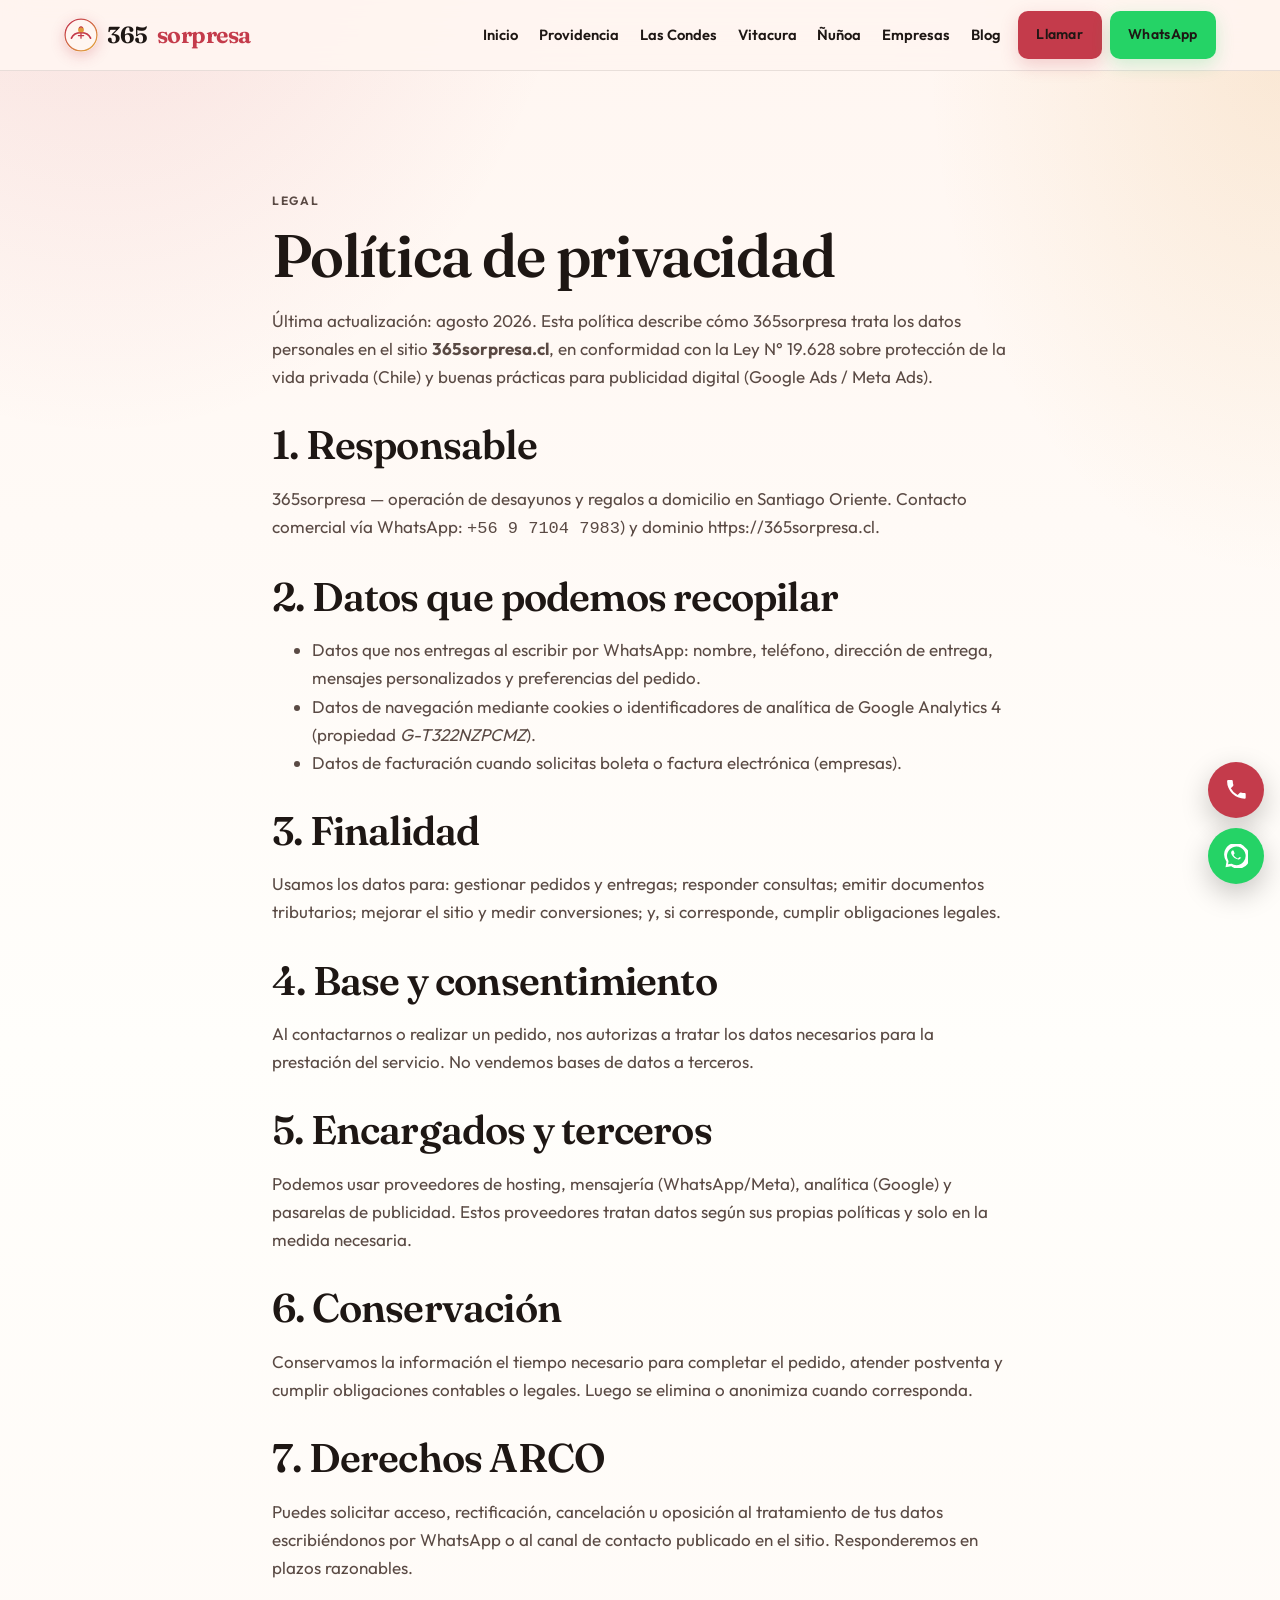
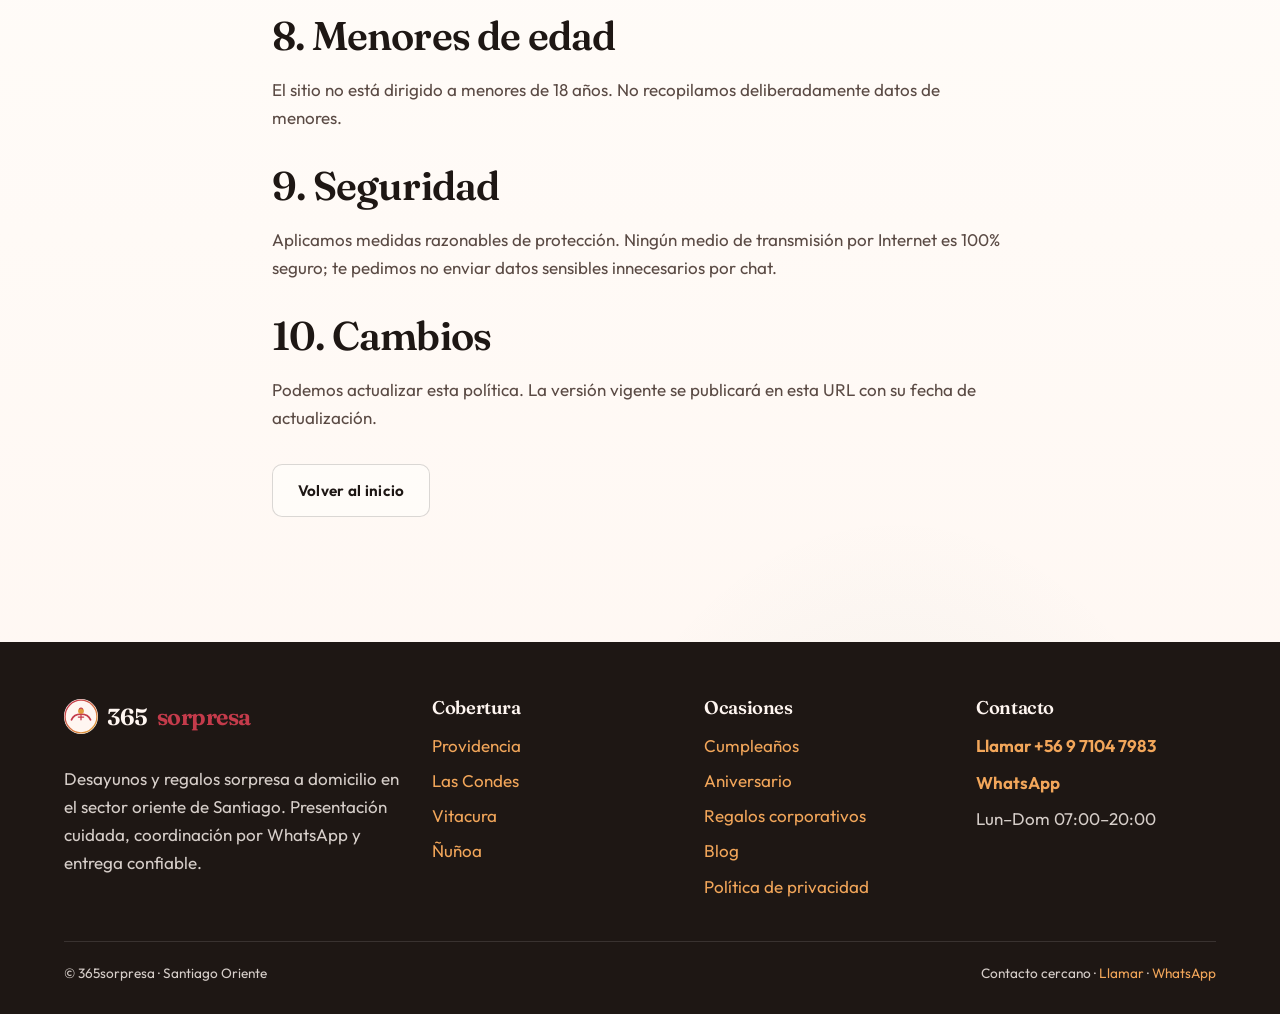
<file: politica-de-privacidad.html>
<!DOCTYPE html>
<html lang="es-CL">
<head>
  <meta charset="UTF-8">
  <meta name="viewport" content="width=device-width, initial-scale=1">
  <title>Política de privacidad | 365sorpresa</title>
  <meta name="description" content="Política de privacidad de 365sorpresa conforme a la Ley 19.628 sobre protección de datos personales en Chile.">
  <link rel="canonical" href="https://365sorpresa.cl/politica-de-privacidad.html">
  <meta name="robots" content="index, follow">
  <meta property="og:type" content="website">
  <meta property="og:locale" content="es_CL">
  <meta property="og:site_name" content="365sorpresa">
  <meta property="og:title" content="Política de privacidad | 365sorpresa">
  <meta property="og:description" content="Política de privacidad de 365sorpresa conforme a la Ley 19.628 sobre protección de datos personales en Chile.">
  <meta property="og:url" content="https://365sorpresa.cl/politica-de-privacidad.html">
  <meta property="og:image" content="https://365sorpresa.cl/assets/img/og-default.webp">
  <meta property="og:image:width" content="1200">
  <meta property="og:image:height" content="630">
  <meta property="og:image:alt" content="Desayuno sorpresa a domicilio 365sorpresa">
  <meta name="twitter:card" content="summary_large_image">
  <meta name="twitter:title" content="Política de privacidad | 365sorpresa">
  <meta name="twitter:description" content="Política de privacidad de 365sorpresa conforme a la Ley 19.628 sobre protección de datos personales en Chile.">
  <meta name="twitter:image" content="https://365sorpresa.cl/assets/img/og-default.webp">
  <link rel="icon" type="image/png" sizes="32x32" href="assets/img/favicon-32.png">
  <link rel="apple-touch-icon" href="assets/img/apple-touch-icon.png">
  <link rel="manifest" href="manifest.json">
  <meta name="theme-color" content="#c43b4b">
  <!-- Google tag (gtag.js) -->
  <script async src="https://www.googletagmanager.com/gtag/js?id=G-T322NZPCMZ"></script>
  <script>
    window.dataLayer = window.dataLayer || [];
    function gtag(){dataLayer.push(arguments);}
    gtag('js', new Date());
    gtag('config', 'G-T322NZPCMZ');
  </script>
  
  <link rel="preconnect" href="https://fonts.googleapis.com">
  <link rel="preconnect" href="https://fonts.gstatic.com" crossorigin>
  <link href="https://fonts.googleapis.com/css2?family=Fraunces:opsz,wght@9..144,500;600;700&family=Outfit:wght@400;600;700&display=swap" rel="stylesheet">
  <link rel="stylesheet" href="assets/css/styles.css">
  <script type="application/ld+json">
{
  "@context": "https://schema.org",
  "@type": "LocalBusiness",
  "name": "365sorpresa",
  "url": "https://365sorpresa.cl",
  "image": "https://365sorpresa.cl/assets/img/og-default.webp",
  "logo": "https://365sorpresa.cl/assets/img/logo.svg",
  "geo": {
    "@type": "GeoCoordinates",
    "latitude": -33.4172,
    "longitude": -70.6068
  },
  "hasMap": "https://www.google.com/maps/search/?api=1&query=Providencia%2C%20Santiago%2C%20Chile",
  "description": "Desayunos y regalos sorpresa a domicilio en el sector oriente de Santiago.",
  "areaServed": [
    {
      "@type": "City",
      "name": "Providencia"
    },
    {
      "@type": "City",
      "name": "Las Condes"
    },
    {
      "@type": "City",
      "name": "Vitacura"
    },
    {
      "@type": "City",
      "name": "Ñuñoa"
    }
  ],
  "address": {
    "@type": "PostalAddress",
    "addressLocality": "Santiago",
    "addressRegion": "Región Metropolitana",
    "addressCountry": "CL"
  },
  "telephone": "+56971047983",
  "contactPoint": {
    "@type": "ContactPoint",
    "telephone": "+56971047983",
    "contactType": "customer service",
    "availableLanguage": "Spanish",
    "areaServed": "CL"
  },
  "openingHoursSpecification": [
    {
      "@type": "OpeningHoursSpecification",
      "dayOfWeek": ["Monday", "Tuesday", "Wednesday", "Thursday", "Friday", "Saturday", "Sunday"],
      "opens": "07:00",
      "closes": "20:00"
    }
  ],
  "priceRange": "$$",
  "currenciesAccepted": "CLP"
}
  </script>
  <script type="application/ld+json">
{
  "@context": "https://schema.org",
  "@type": "WebSite",
  "name": "365sorpresa",
  "url": "https://365sorpresa.cl",
  "inLanguage": "es-CL",
  "publisher": {
    "@type": "Organization",
    "name": "365sorpresa",
    "logo": {
      "@type": "ImageObject",
      "url": "https://365sorpresa.cl/assets/img/logo.svg"
    }
  }
}
  </script>
</head>
<body>
  <a class="skip-link" href="#contenido">Saltar al contenido</a>
  <header class="site-header">
    <div class="container site-header__inner">
      <a class="logo" href="index.html"><img class="logo__mark" src="assets/img/logo.svg" alt="" width="40" height="40">365<span>sorpresa</span></a>
      <button class="nav-toggle" type="button" aria-controls="site-nav" aria-expanded="false" aria-label="Abrir menú">
        <span class="nav-toggle__bar" aria-hidden="true"></span>
      </button>
      <nav class="nav" id="site-nav" aria-label="Principal">
        <ul class="nav__list">
          <li><a href="index.html">Inicio</a></li>
          <li><a href="desayunos-a-domicilio-providencia.html">Providencia</a></li>
          <li><a href="desayunos-a-domicilio-las-condes.html">Las Condes</a></li>
          <li><a href="desayunos-a-domicilio-vitacura.html">Vitacura</a></li>
          <li><a href="desayunos-a-domicilio-nunoa.html">Ñuñoa</a></li>
          <li><a href="regalos-corporativos-santiago.html">Empresas</a></li>
          <li><a href="blog/">Blog</a></li>
          <li class="nav__cta"><div class="nav__cta-pair"><a class="btn btn--call" data-track="call" data-label="nav" href="tel:+56971047983">Llamar</a><a class="btn btn--whatsapp" data-track="whatsapp" data-label="nav" href="https://wa.me/56971047983?text=Hola%20365sorpresa%2C%20quiero%20pedir%20un%20desayuno%20sorpresa.">WhatsApp</a></div></li>
        </ul>
      </nav>
    </div>
  </header>

  <main id="contenido" class="section">
    <div class="container container--narrow legal">
      <p class="eyebrow">Legal</p>
      <h1>Política de privacidad</h1>
      <p>Última actualización: agosto 2026. Esta política describe cómo 365sorpresa trata los datos personales en el sitio <strong>365sorpresa.cl</strong>, en conformidad con la Ley N° 19.628 sobre protección de la vida privada (Chile) y buenas prácticas para publicidad digital (Google Ads / Meta Ads).</p>

      <h2>1. Responsable</h2>
      <p>365sorpresa — operación de desayunos y regalos a domicilio en Santiago Oriente. Contacto comercial vía WhatsApp: <code>+56 9 7104 7983</code>) y dominio https://365sorpresa.cl.</p>

      <h2>2. Datos que podemos recopilar</h2>
      <ul>
        <li>Datos que nos entregas al escribir por WhatsApp: nombre, teléfono, dirección de entrega, mensajes personalizados y preferencias del pedido.</li>
        <li>Datos de navegación mediante cookies o identificadores de analítica de Google Analytics 4 (propiedad <em>G-T322NZPCMZ</em>).</li>
        <li>Datos de facturación cuando solicitas boleta o factura electrónica (empresas).</li>
      </ul>

      <h2>3. Finalidad</h2>
      <p>Usamos los datos para: gestionar pedidos y entregas; responder consultas; emitir documentos tributarios; mejorar el sitio y medir conversiones; y, si corresponde, cumplir obligaciones legales.</p>

      <h2>4. Base y consentimiento</h2>
      <p>Al contactarnos o realizar un pedido, nos autorizas a tratar los datos necesarios para la prestación del servicio. No vendemos bases de datos a terceros.</p>

      <h2>5. Encargados y terceros</h2>
      <p>Podemos usar proveedores de hosting, mensajería (WhatsApp/Meta), analítica (Google) y pasarelas de publicidad. Estos proveedores tratan datos según sus propias políticas y solo en la medida necesaria.</p>

      <h2>6. Conservación</h2>
      <p>Conservamos la información el tiempo necesario para completar el pedido, atender postventa y cumplir obligaciones contables o legales. Luego se elimina o anonimiza cuando corresponda.</p>

      <h2>7. Derechos ARCO</h2>
      <p>Puedes solicitar acceso, rectificación, cancelación u oposición al tratamiento de tus datos escribiéndonos por WhatsApp o al canal de contacto publicado en el sitio. Responderemos en plazos razonables.</p>

      <h2>8. Menores de edad</h2>
      <p>El sitio no está dirigido a menores de 18 años. No recopilamos deliberadamente datos de menores.</p>

      <h2>9. Seguridad</h2>
      <p>Aplicamos medidas razonables de protección. Ningún medio de transmisión por Internet es 100% seguro; te pedimos no enviar datos sensibles innecesarios por chat.</p>

      <h2>10. Cambios</h2>
      <p>Podemos actualizar esta política. La versión vigente se publicará en esta URL con su fecha de actualización.</p>

      <p style="margin-top:2rem"><a class="btn btn--ghost" href="index.html">Volver al inicio</a></p>
    </div>
  </main>
  <footer class="site-footer">
    <div class="container footer-grid">
      <div>
        <a class="logo" href="index.html"><img class="logo__mark" src="assets/img/logo.svg" alt="" width="40" height="40">365<span>sorpresa</span></a>
        <p>Desayunos y regalos sorpresa a domicilio en el sector oriente de Santiago. Presentación cuidada, coordinación por WhatsApp y entrega confiable.</p>
      </div>
      <div>
        <h3>Cobertura</h3>
        <ul class="footer-links">
          <li><a href="desayunos-a-domicilio-providencia.html">Providencia</a></li>
          <li><a href="desayunos-a-domicilio-las-condes.html">Las Condes</a></li>
          <li><a href="desayunos-a-domicilio-vitacura.html">Vitacura</a></li>
          <li><a href="desayunos-a-domicilio-nunoa.html">Ñuñoa</a></li>
        </ul>
      </div>
      <div>
        <h3>Ocasiones</h3>
        <ul class="footer-links">
          <li><a href="desayunos-cumpleanos-santiago.html">Cumpleaños</a></li>
          <li><a href="desayunos-aniversario-santiago.html">Aniversario</a></li>
          <li><a href="regalos-corporativos-santiago.html">Regalos corporativos</a></li>
          <li><a href="blog/">Blog</a></li>
          <li><a href="politica-de-privacidad.html">Política de privacidad</a></li>
        </ul>
      </div>
          <div>
        <h3>Contacto</h3>
        <div class="footer-contact">
          <a data-track="call" data-label="footer" href="tel:+56971047983">Llamar +56 9 7104 7983</a>
          <a data-track="whatsapp" data-label="footer" href="https://wa.me/56971047983?text=Hola%20365sorpresa%2C%20quiero%20pedir%20un%20desayuno%20sorpresa.">WhatsApp</a>
          <span>Lun–Dom 07:00–20:00</span>
        </div>
      </div>
    </div>
    <div class="container footer-bottom">
      <span>© 365sorpresa · Santiago Oriente</span>
      <span>Contacto cercano · <a data-track="call" data-label="footer-bottom" href="tel:+56971047983">Llamar</a> · <a data-track="whatsapp" data-label="footer-bottom" href="https://wa.me/56971047983">WhatsApp</a></span>
    </div>
  </footer>
  <div class="contact-float" aria-label="Contacto rápido">
    <a class="contact-float__call" data-track="call" data-label="float" href="tel:+56971047983" aria-label="Llamar a 365sorpresa">
      <span class="contact-float__label">Llamar</span>
      <svg viewBox="0 0 24 24" aria-hidden="true"><path d="M6.6 10.8a15.5 15.5 0 0 0 6.6 6.6l2.2-2.2a1 1 0 0 1 1-.25 11.4 11.4 0 0 0 3.6.57 1 1 0 0 1 1 1V20a1 1 0 0 1-1 1A17 17 0 0 1 3 4a1 1 0 0 1 1-1h3.5a1 1 0 0 1 1 1 11.4 11.4 0 0 0 .57 3.6 1 1 0 0 1-.25 1z"/></svg>
    </a>
    <a class="contact-float__wa" data-track="whatsapp" data-label="float" href="https://wa.me/56971047983?text=Hola%20365sorpresa%2C%20quiero%20informaci%C3%B3n%20para%20pedir." aria-label="Escribir por WhatsApp">
      <span class="contact-float__label">WhatsApp</span>
      <svg viewBox="0 0 24 24" aria-hidden="true"><path d="M20.5 3.5A11 11 0 0 0 2.4 17.1L1.5 22.5l5.5-.9A11 11 0 0 0 20.5 3.5zm-8.5 17a9 9 0 0 1-4.6-1.3l-.3-.2-3.2.5.5-3.1-.2-.3a9 9 0 1 1 7.8 4.4zm5-6.7c-.3-.1-1.6-.8-1.9-.9s-.4-.1-.6.1-.7.9-.8 1-.3.2-.6.1a7.4 7.4 0 0 1-2.2-1.4 8.2 8.2 0 0 1-1.5-1.9c-.2-.3 0-.4.1-.6l.4-.5.3-.4.1-.3-.1-.4c0-.1-.6-1.4-.8-1.9s-.4-.4-.6-.4h-.5c-.2 0-.4.1-.6.3s-.8.8-.8 1.9.8 2.2.9 2.3c.1.2 1.6 2.5 3.9 3.5 2.3 1 2.3.7 2.7.6.4-.1 1.4-.6 1.6-1.1.2-.6.2-1 .1-1.1s-.3-.2-.6-.3z"/></svg>
    </a>
  </div>
  <script src="assets/js/main.js" defer></script>
</body>
</html>
</file>
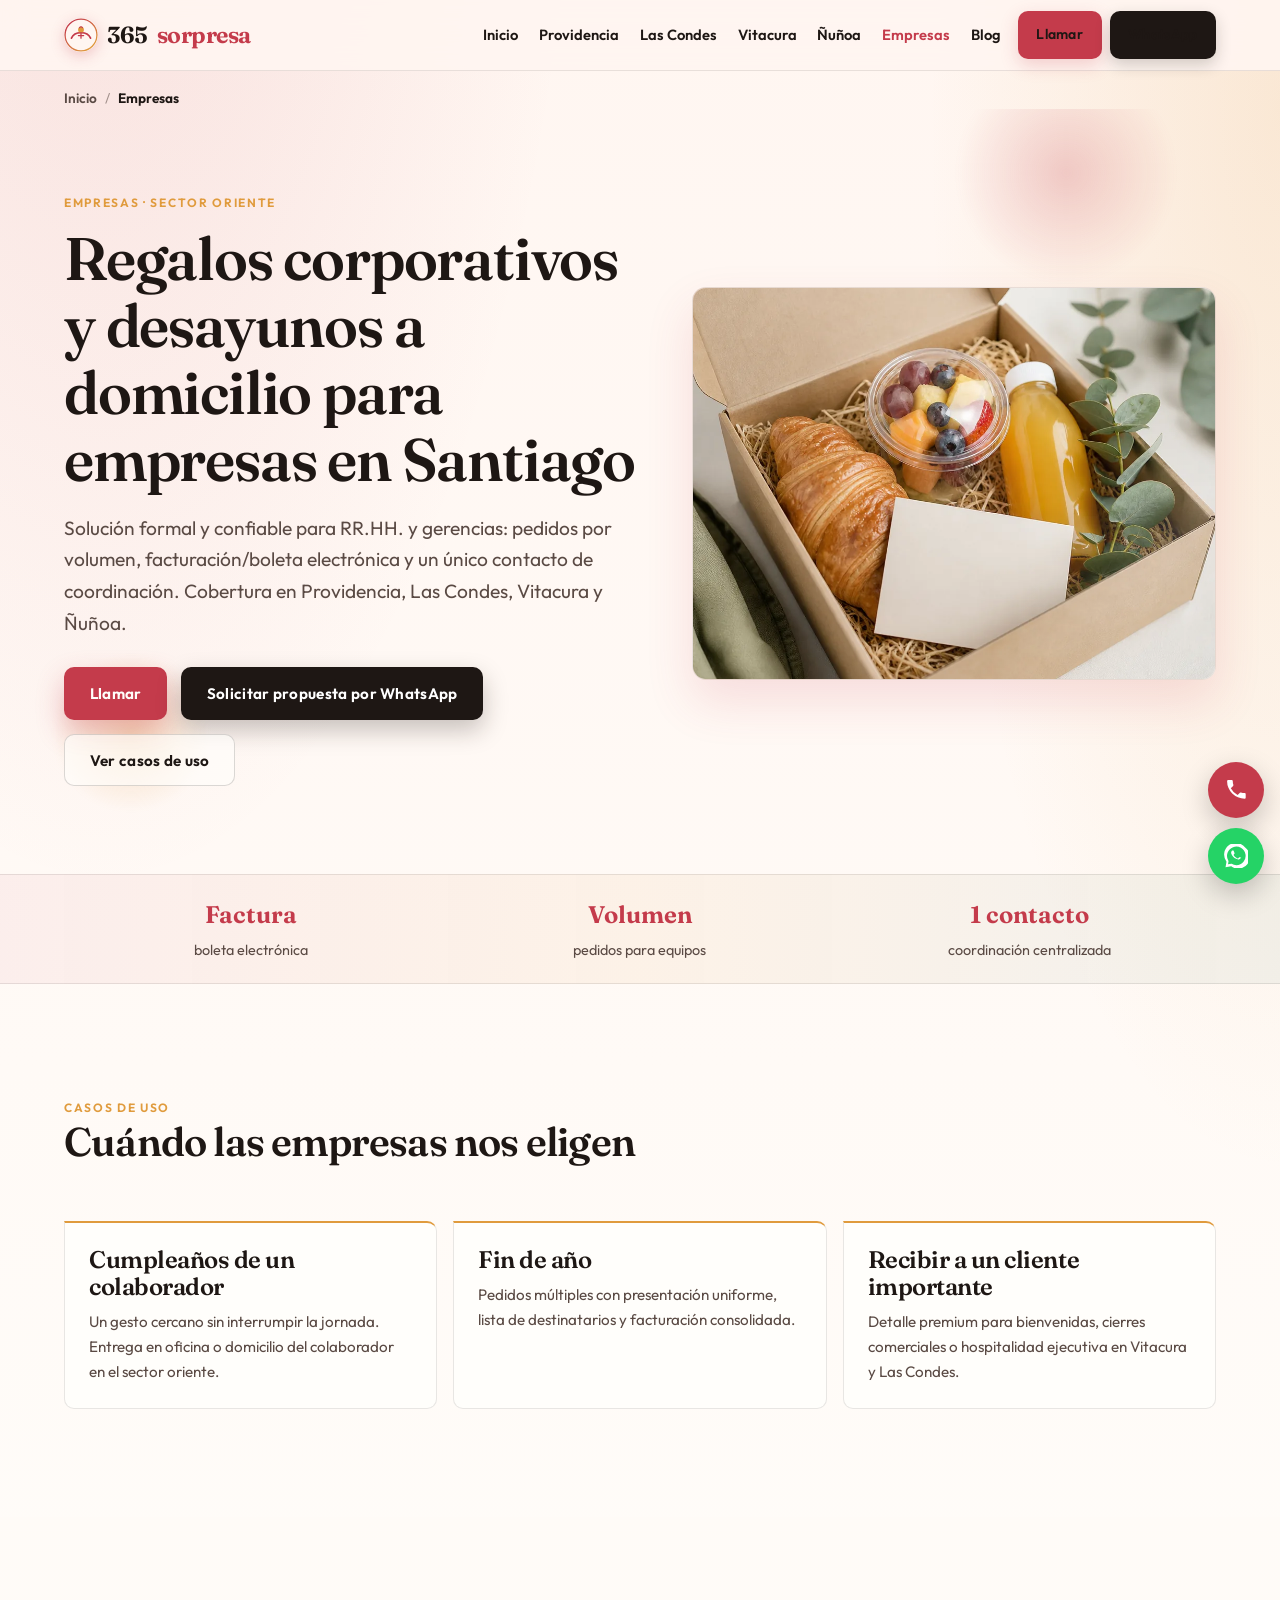
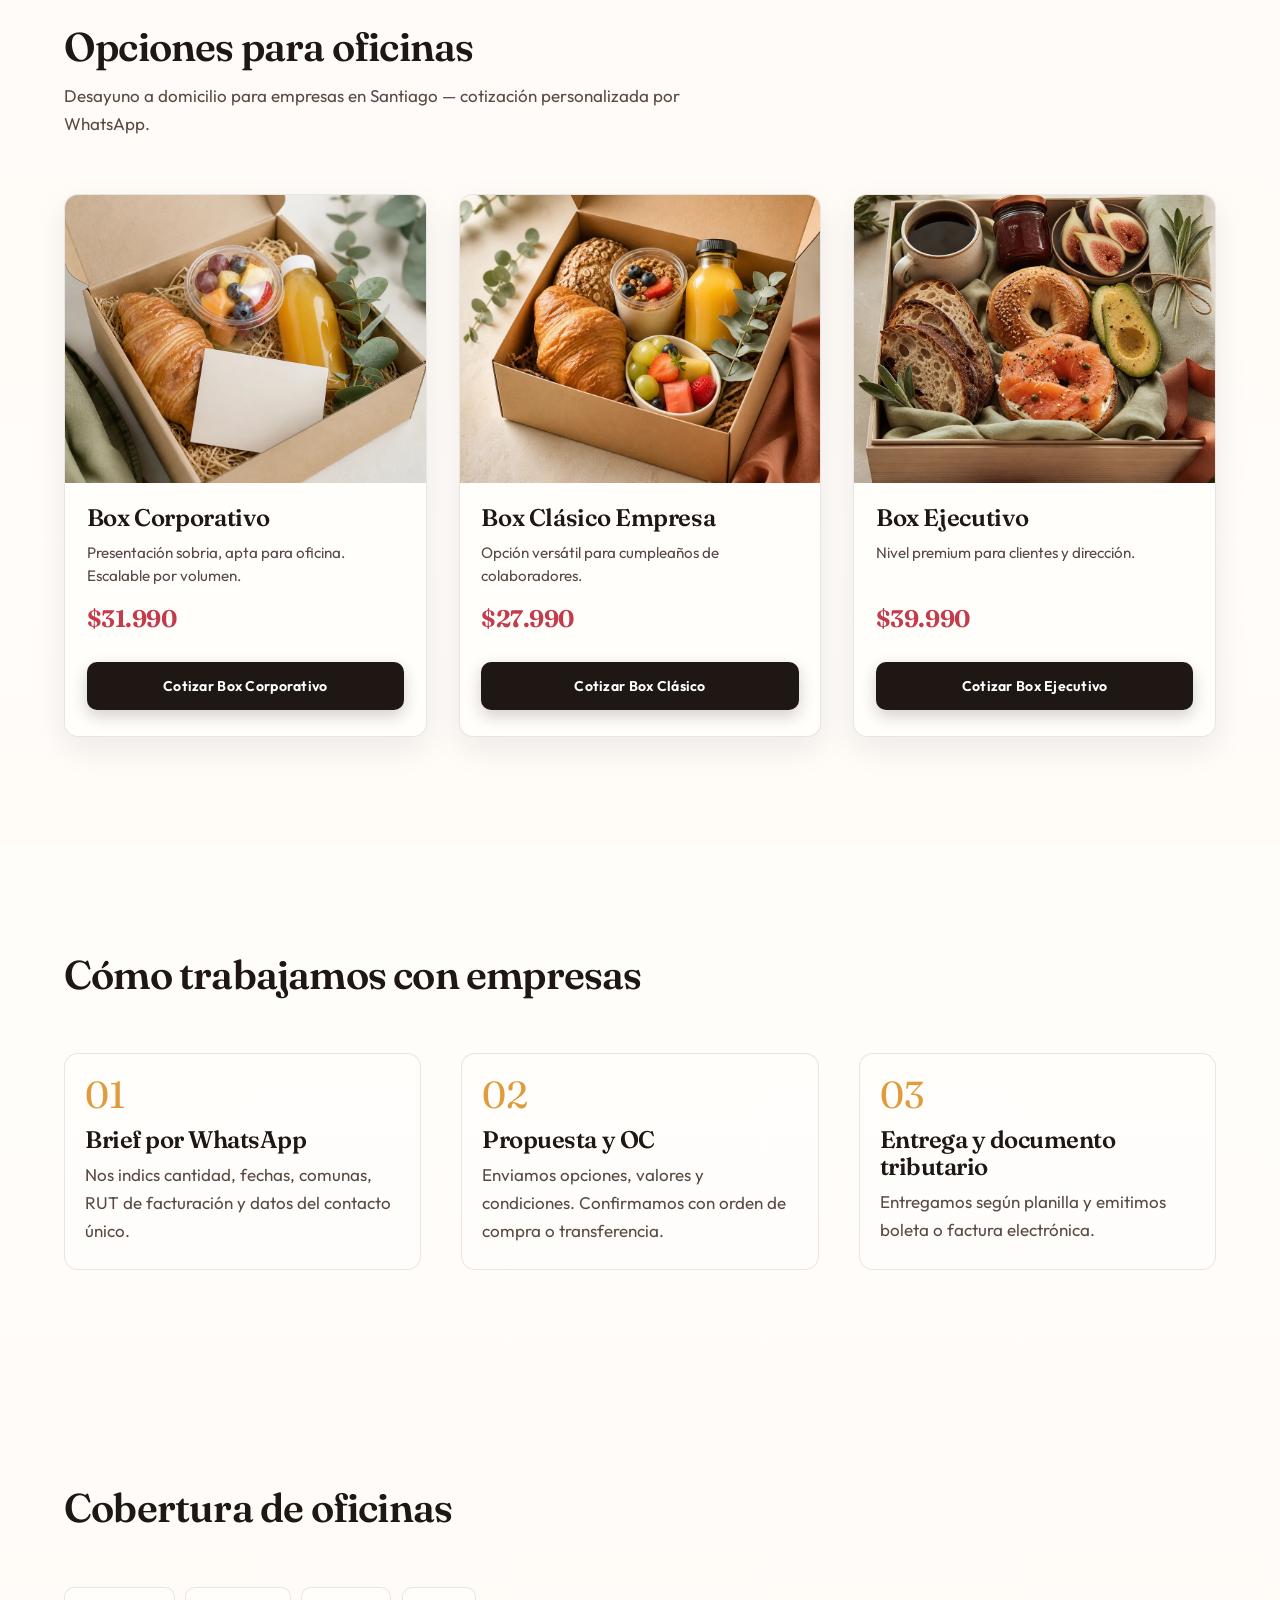
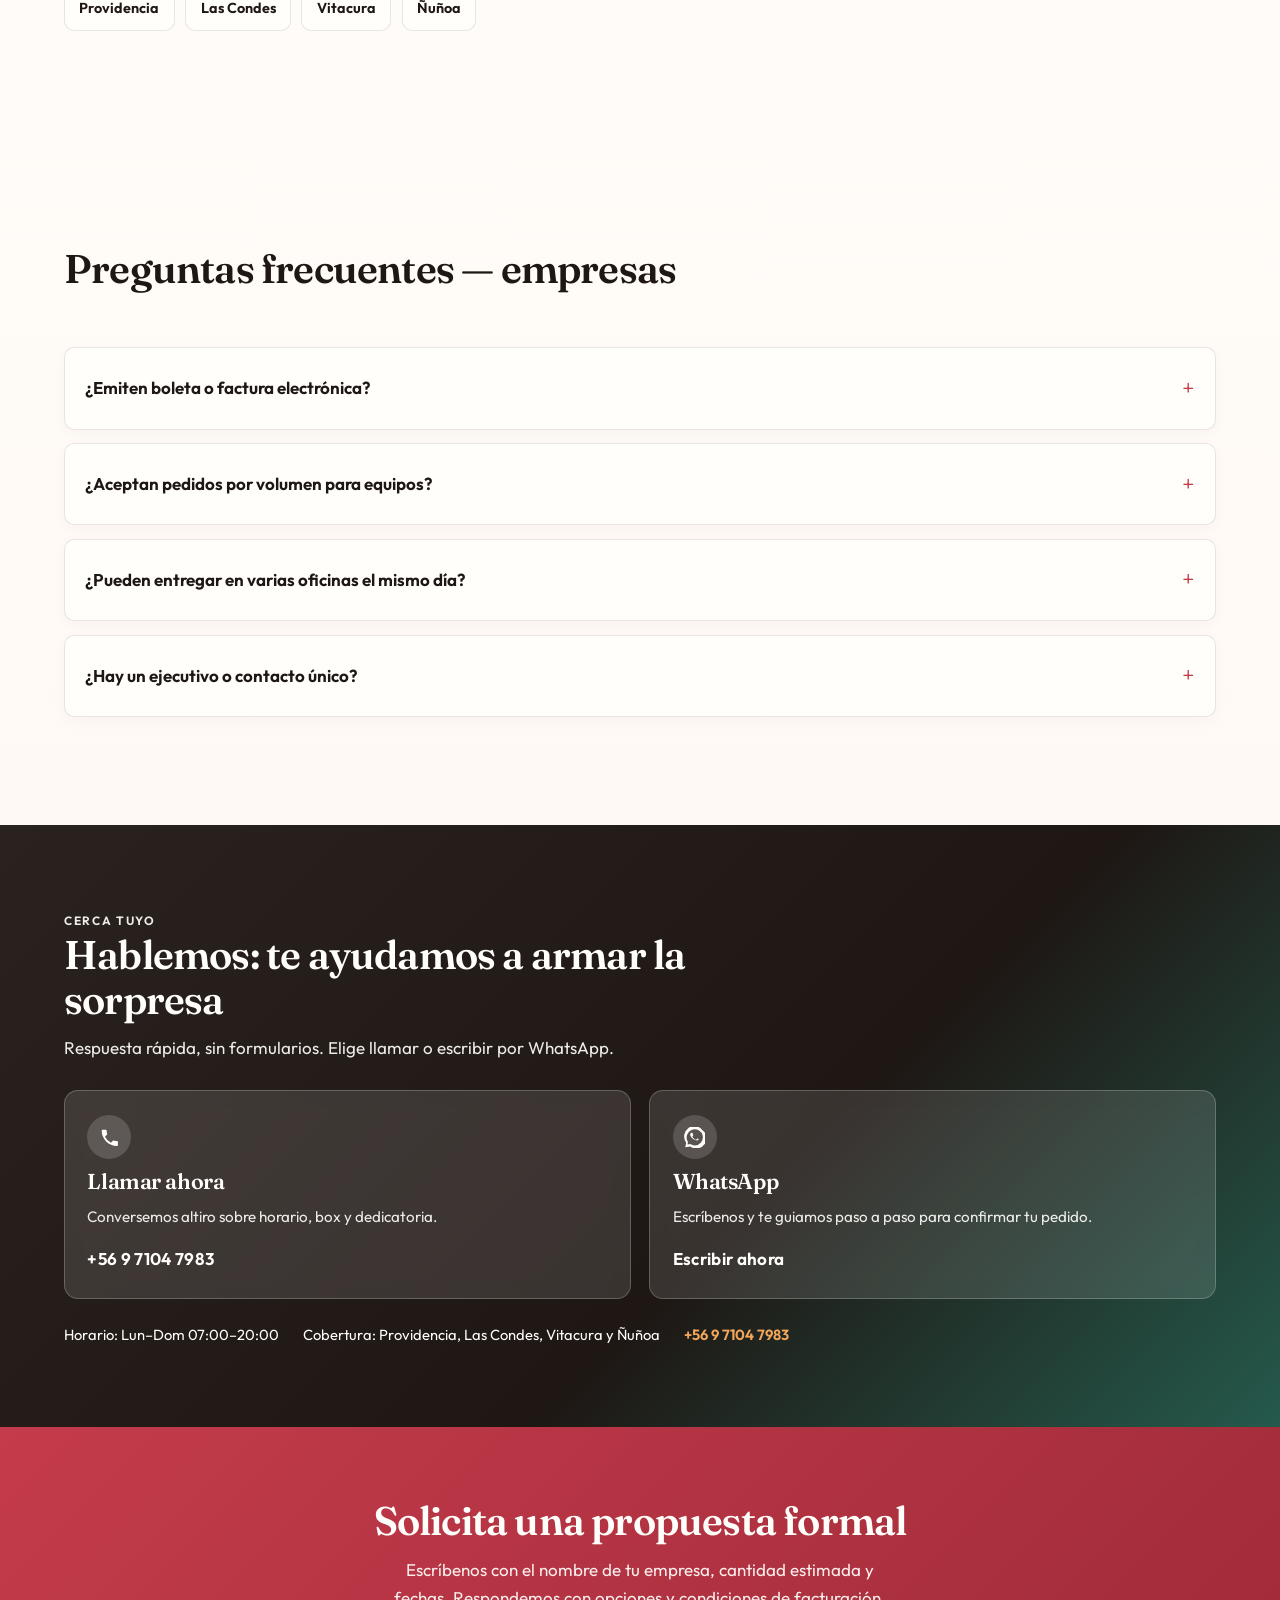
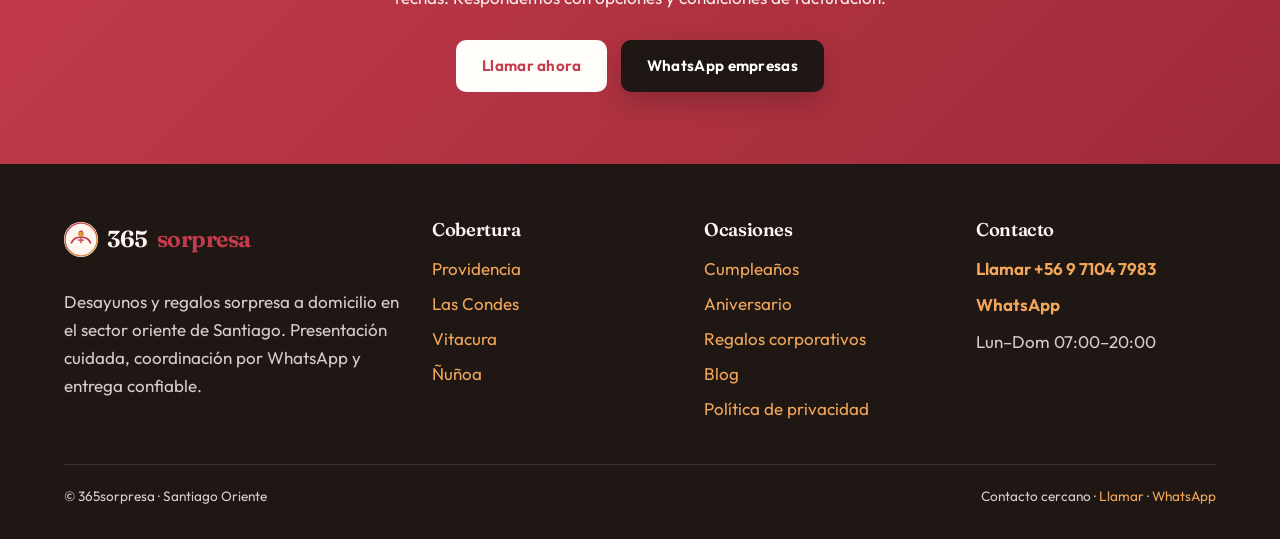
<file: regalos-corporativos-santiago.html>
<!DOCTYPE html>
<html lang="es-CL">
<head>
  <meta charset="UTF-8">
  <meta name="viewport" content="width=device-width, initial-scale=1">
  <title>Regalos corporativos Santiago Oriente | 365sorpresa</title>
  <meta name="description" content="Regalos corporativos y desayunos a domicilio para empresas en Santiago Oriente. Facturación y volumen por WhatsApp.">
  <link rel="canonical" href="https://365sorpresa.cl/regalos-corporativos-santiago.html">
  <meta name="robots" content="index, follow">
  <meta property="og:type" content="website">
  <meta property="og:locale" content="es_CL">
  <meta property="og:site_name" content="365sorpresa">
  <meta property="og:title" content="Regalos corporativos Santiago Oriente | 365sorpresa">
  <meta property="og:description" content="Regalos corporativos y desayunos a domicilio para empresas en Santiago Oriente. Facturación y volumen por WhatsApp.">
  <meta property="og:url" content="https://365sorpresa.cl/regalos-corporativos-santiago.html">
  <meta property="og:image" content="https://365sorpresa.cl/assets/img/og-default.webp">
  <meta property="og:image:width" content="1200">
  <meta property="og:image:height" content="630">
  <meta property="og:image:alt" content="Desayuno sorpresa a domicilio 365sorpresa">
  <meta name="twitter:card" content="summary_large_image">
  <meta name="twitter:title" content="Regalos corporativos Santiago Oriente | 365sorpresa">
  <meta name="twitter:description" content="Regalos corporativos y desayunos a domicilio para empresas en Santiago Oriente. Facturación y volumen por WhatsApp.">
  <meta name="twitter:image" content="https://365sorpresa.cl/assets/img/og-default.webp">
  <link rel="icon" type="image/png" sizes="32x32" href="assets/img/favicon-32.png">
  <link rel="apple-touch-icon" href="assets/img/apple-touch-icon.png">
  <link rel="manifest" href="manifest.json">
  <meta name="theme-color" content="#c43b4b">
  <!-- Google tag (gtag.js) -->
  <script async src="https://www.googletagmanager.com/gtag/js?id=G-T322NZPCMZ"></script>
  <script>
    window.dataLayer = window.dataLayer || [];
    function gtag(){dataLayer.push(arguments);}
    gtag('js', new Date());
    gtag('config', 'G-T322NZPCMZ');
  </script>
  
  <link rel="preconnect" href="https://fonts.googleapis.com">
  <link rel="preconnect" href="https://fonts.gstatic.com" crossorigin>
  <link href="https://fonts.googleapis.com/css2?family=Fraunces:opsz,wght@9..144,500;600;700&family=Outfit:wght@400;600;700&display=swap" rel="stylesheet">
  <link rel="stylesheet" href="assets/css/styles.css">
  <script type="application/ld+json">
{
  "@context": "https://schema.org",
  "@type": "LocalBusiness",
  "name": "365sorpresa",
  "url": "https://365sorpresa.cl",
  "image": "https://365sorpresa.cl/assets/img/og-default.webp",
  "logo": "https://365sorpresa.cl/assets/img/logo.svg",
  "geo": {
    "@type": "GeoCoordinates",
    "latitude": -33.4172,
    "longitude": -70.6068
  },
  "hasMap": "https://www.google.com/maps/search/?api=1&query=Providencia%2C%20Santiago%2C%20Chile",
  "description": "Desayunos y regalos sorpresa a domicilio en el sector oriente de Santiago.",
  "areaServed": [
    {
      "@type": "City",
      "name": "Providencia"
    },
    {
      "@type": "City",
      "name": "Las Condes"
    },
    {
      "@type": "City",
      "name": "Vitacura"
    },
    {
      "@type": "City",
      "name": "Ñuñoa"
    }
  ],
  "address": {
    "@type": "PostalAddress",
    "addressLocality": "Santiago",
    "addressRegion": "Región Metropolitana",
    "addressCountry": "CL"
  },
  "telephone": "+56971047983",
  "contactPoint": {
    "@type": "ContactPoint",
    "telephone": "+56971047983",
    "contactType": "customer service",
    "availableLanguage": "Spanish",
    "areaServed": "CL"
  },
  "openingHoursSpecification": [
    {
      "@type": "OpeningHoursSpecification",
      "dayOfWeek": ["Monday", "Tuesday", "Wednesday", "Thursday", "Friday", "Saturday", "Sunday"],
      "opens": "07:00",
      "closes": "20:00"
    }
  ],
  "priceRange": "$$",
  "currenciesAccepted": "CLP"
}
  </script>
  <script type="application/ld+json">
{
  "@context": "https://schema.org",
  "@type": "FAQPage",
  "mainEntity": [
    {
      "@type": "Question",
      "name": "¿Emiten boleta o factura electrónica?",
      "acceptedAnswer": {
        "@type": "Answer",
        "text": "Sí. Podemos emitir boleta o factura electrónica según lo que necesite tu empresa. Indícalo al coordinar el pedido."
      }
    },
    {
      "@type": "Question",
      "name": "¿Aceptan pedidos por volumen para equipos?",
      "acceptedAnswer": {
        "@type": "Answer",
        "text": "Sí. Armamos pedidos múltiples para cumpleaños de colaboradores, fin de año o bienvenidas. Un solo contacto de empresa coordina todo."
      }
    },
    {
      "@type": "Question",
      "name": "¿Pueden entregar en varias oficinas el mismo día?",
      "acceptedAnswer": {
        "@type": "Answer",
        "text": "Según agenda y comunas (Providencia, Las Condes, Vitacura, Ñuñoa). Envíanos la lista de direcciones y te confirmamos logística."
      }
    },
    {
      "@type": "Question",
      "name": "¿Hay un ejecutivo o contacto único?",
      "acceptedAnswer": {
        "@type": "Answer",
        "text": "Sí. Asignamos un canal WhatsApp dedicado para tu empresa y centralizamos confirmaciones, facturación y entregas."
      }
    }
  ]
}
  </script>
  <script type="application/ld+json">
{
  "@context": "https://schema.org",
  "@type": "Product",
  "name": "Box Corporativo 365sorpresa",
  "description": "Incluye sándwich o bagel, fruta, jugo o café, presentación sobria para oficina y tarjeta con mensaje corporativo. Desayuno corporativo a domicilio en Santiago Oriente.",
  "image": "https://365sorpresa.cl/assets/img/box-cumpleanos.webp",
  "brand": {
    "@type": "Brand",
    "name": "365sorpresa"
  },
  "offers": {
    "@type": "Offer",
    "priceCurrency": "CLP",
    "price": "31990",
    "availability": "https://schema.org/InStock",
        "sku": "365-BOX-CORP",
        "shippingDetails": {
          "@type": "OfferShippingDetails",
          "shippingRate": {
            "@type": "MonetaryAmount",
            "value": "0",
            "currency": "CLP"
          },
          "shippingDestination": {
            "@type": "DefinedRegion",
            "addressCountry": "CL"
          },
          "deliveryTime": {
            "@type": "ShippingDeliveryTime",
            "handlingTime": {
              "@type": "QuantitativeValue",
              "minValue": 0,
              "maxValue": 1,
              "unitCode": "DAY"
            },
            "transitTime": {
              "@type": "QuantitativeValue",
              "minValue": 0,
              "maxValue": 1,
              "unitCode": "DAY"
            }
          }
        },
        "hasMerchantReturnPolicy": {
          "@type": "MerchantReturnPolicy",
          "applicableCountry": "CL",
          "returnPolicyCategory": "https://schema.org/MerchantReturnNotPermitted"
        },
    "url": "https://365sorpresa.cl",
    "description": "Precio referencial en CLP. Entrega a domicilio en Providencia, Las Condes, Vitacura y Ñuñoa. Coordinación por WhatsApp."
  }
}
  </script>
  <script type="application/ld+json">
{
  "@context": "https://schema.org",
  "@type": "WebSite",
  "name": "365sorpresa",
  "url": "https://365sorpresa.cl",
  "inLanguage": "es-CL",
  "publisher": {
    "@type": "Organization",
    "name": "365sorpresa",
    "logo": {
      "@type": "ImageObject",
      "url": "https://365sorpresa.cl/assets/img/logo.svg"
    }
  }
}
  </script>
  <script type="application/ld+json">
{
  "@context": "https://schema.org",
  "@type": "BreadcrumbList",
  "itemListElement": [
    { "@type": "ListItem", "position": 1, "name": "Inicio", "item": "https://365sorpresa.cl/" },
    { "@type": "ListItem", "position": 2, "name": "Regalos corporativos Santiago", "item": "https://365sorpresa.cl/regalos-corporativos-santiago.html" }
  ]
}
  </script>
</head>
<body class="page-corporate">
  <a class="skip-link" href="#contenido">Saltar al contenido</a>
  <header class="site-header">
    <div class="container site-header__inner">
      <a class="logo" href="index.html"><img class="logo__mark" src="assets/img/logo.svg" alt="" width="40" height="40">365<span>sorpresa</span></a>
      <button class="nav-toggle" type="button" aria-controls="site-nav" aria-expanded="false" aria-label="Abrir menú">
        <span class="nav-toggle__bar" aria-hidden="true"></span>
      </button>
      <nav class="nav" id="site-nav" aria-label="Principal">
        <ul class="nav__list">
          <li><a href="index.html">Inicio</a></li>
          <li><a href="desayunos-a-domicilio-providencia.html">Providencia</a></li>
          <li><a href="desayunos-a-domicilio-las-condes.html">Las Condes</a></li>
          <li><a href="desayunos-a-domicilio-vitacura.html">Vitacura</a></li>
          <li><a href="desayunos-a-domicilio-nunoa.html">Ñuñoa</a></li>
          <li><a href="regalos-corporativos-santiago.html" aria-current="page">Empresas</a></li>
          <li><a href="blog/">Blog</a></li>
          <li class="nav__cta"><div class="nav__cta-pair"><a class="btn btn--call" data-track="call" data-label="nav" href="tel:+56971047983">Llamar</a><a class="btn btn--whatsapp" data-track="whatsapp" data-label="nav" href="https://wa.me/56971047983?text=Hola%20365sorpresa%2C%20quiero%20pedir%20un%20desayuno%20sorpresa.">WhatsApp</a></div></li>
        </ul>
      </nav>
    </div>
  </header>

  <main id="contenido">
    <nav class="breadcrumbs container" aria-label="Migas de pan">
      <ol>
        <li><a href="index.html">Inicio</a></li>
        <li><span aria-current="page">Empresas</span></li>
      </ol>
    </nav>
    <section class="hero">
      <span class="hero__orb hero__orb--1" aria-hidden="true"></span><span class="hero__orb hero__orb--2" aria-hidden="true"></span><div class="container hero__grid"><div class="hero-animate">
          <p class="eyebrow">Empresas · Sector oriente</p>
          <h1>Regalos corporativos y desayunos a domicilio para empresas en Santiago</h1>
          <p class="lead">Solución formal y confiable para RR.HH. y gerencias: pedidos por volumen, facturación/boleta electrónica y un único contacto de coordinación. Cobertura en Providencia, Las Condes, Vitacura y Ñuñoa.</p>
          <div class="btn-group">
            <a class="btn btn--call" data-track="call" data-label="hero-call-corp" href="tel:+56971047983">Llamar</a><a class="btn btn--whatsapp" data-track="whatsapp" data-label="hero-corp" href="https://wa.me/56971047983?text=Hola%20365sorpresa%2C%20escribo%20en%20representaci%C3%B3n%20de%20una%20empresa.%20Necesito%20informaci%C3%B3n%20sobre%20regalos%20corporativos%20/%20desayunos%20para%20equipos%20%28facturaci%C3%B3n%20y%20volumen%29.">Solicitar propuesta por WhatsApp</a>
            <a class="btn btn--ghost" href="#casos">Ver casos de uso</a>
          </div>
        </div>
        <div class="hero__media">
          <img src="assets/img/box-corporativo.webp" alt="Box corporativo 365sorpresa" width="800" height="800" fetchpriority="high">
        </div>
      </div>
    </section>

    <section class="trust" aria-label="Beneficios empresas">
      <div class="container">
        <ul class="trust__list">
          <li><strong>Factura</strong><span>boleta electrónica</span></li>
          <li><strong>Volumen</strong><span>pedidos para equipos</span></li>
          <li><strong>1 contacto</strong><span>coordinación centralizada</span></li>
        </ul>
      </div>
    </section>

    <section class="section" id="casos">
      <div class="container">
        <div class="section__head reveal">
          <p class="eyebrow">Casos de uso</p>
          <h2>Cuándo las empresas nos eligen</h2>
        </div>
        <div class="use-cases">
          <article class="use-case reveal">
            <h3>Cumpleaños de un colaborador</h3>
            <p>Un gesto cercano sin interrumpir la jornada. Entrega en oficina o domicilio del colaborador en el sector oriente.</p>
          </article>
          <article class="use-case reveal">
            <h3>Fin de año</h3>
            <p>Pedidos múltiples con presentación uniforme, lista de destinatarios y facturación consolidada.</p>
          </article>
          <article class="use-case reveal">
            <h3>Recibir a un cliente importante</h3>
            <p>Detalle premium para bienvenidas, cierres comerciales o hospitalidad ejecutiva en Vitacura y Las Condes.</p>
          </article>
        </div>
      </div>
    </section>

    <section class="section" id="productos" style="background:rgba(255,252,248,.55)">
      <div class="container">
        <div class="section__head reveal">
          <h2>Opciones para oficinas</h2>
          <p>Desayuno a domicilio para empresas en Santiago — cotización personalizada por WhatsApp.</p>
        </div>
        <div class="product-grid">
        <article class="product reveal" itemscope itemtype="https://schema.org/Product">
          <meta itemprop="brand" content="365sorpresa">
          <div class="product__media">
            <img src="assets/img/box-corporativo.webp" alt="Box Corporativo" width="800" height="800" loading="lazy" itemprop="image">
          </div>
          <div class="product__body">            <h3 itemprop="name">Box Corporativo</h3>
            <p itemprop="description">Presentación sobria, apta para oficina. Escalable por volumen.</p>
            <p class="product__price" itemprop="offers" itemscope itemtype="https://schema.org/Offer">
              <meta itemprop="priceCurrency" content="CLP">
              <meta itemprop="price" content="31990"><link itemprop="availability" href="https://schema.org/InStock"><span>$31.990</span>
            </p>
            <a class="btn btn--whatsapp" data-track="whatsapp" data-label="Box Corporativo" href="https://wa.me/56971047983?text=Hola%20365sorpresa%2C%20me%20interesa%20el%20Box%20Corporativo.%20Pedido%20corporativo%20/%20empresa.">Cotizar Box Corporativo</a>
          </div>
        </article>
        <article class="product reveal" itemscope itemtype="https://schema.org/Product">
          <meta itemprop="brand" content="365sorpresa">
          <div class="product__media">
            <img src="assets/img/box-clasico.webp" alt="Box Clásico Empresa" width="800" height="800" loading="lazy" itemprop="image">
          </div>
          <div class="product__body">            <h3 itemprop="name">Box Clásico Empresa</h3>
            <p itemprop="description">Opción versátil para cumpleaños de colaboradores.</p>
            <p class="product__price" itemprop="offers" itemscope itemtype="https://schema.org/Offer">
              <meta itemprop="priceCurrency" content="CLP">
              <meta itemprop="price" content="27990"><link itemprop="availability" href="https://schema.org/InStock"><span>$27.990</span>
            </p>
            <a class="btn btn--whatsapp" data-track="whatsapp" data-label="Box Clásico Empresa" href="https://wa.me/56971047983?text=Hola%20365sorpresa%2C%20me%20interesa%20el%20Box%20Cl%C3%A1sico%20Empresa.%20Pedido%20corporativo%20/%20empresa.">Cotizar Box Clásico</a>
          </div>
        </article>
        <article class="product reveal" itemscope itemtype="https://schema.org/Product">
          <meta itemprop="brand" content="365sorpresa">
          <div class="product__media">
            <img src="assets/img/box-gourmet.webp" alt="Box Ejecutivo" width="800" height="800" loading="lazy" itemprop="image">
          </div>
          <div class="product__body">            <h3 itemprop="name">Box Ejecutivo</h3>
            <p itemprop="description">Nivel premium para clientes y dirección.</p>
            <p class="product__price" itemprop="offers" itemscope itemtype="https://schema.org/Offer">
              <meta itemprop="priceCurrency" content="CLP">
              <meta itemprop="price" content="39990"><link itemprop="availability" href="https://schema.org/InStock"><span>$39.990</span>
            </p>
            <a class="btn btn--whatsapp" data-track="whatsapp" data-label="Box Ejecutivo" href="https://wa.me/56971047983?text=Hola%20365sorpresa%2C%20me%20interesa%20el%20Box%20Ejecutivo.%20Pedido%20corporativo%20/%20empresa.">Cotizar Box Ejecutivo</a>
          </div>
        </article>
        </div>
      </div>
    </section>

    <section class="section">
      <div class="container">
        <div class="section__head reveal">
          <h2>Cómo trabajamos con empresas</h2>
        </div>
        <div class="steps">
          <div class="step reveal">
            <h3>Brief por WhatsApp</h3>
            <p>Nos indics cantidad, fechas, comunas, RUT de facturación y datos del contacto único.</p>
          </div>
          <div class="step reveal">
            <h3>Propuesta y OC</h3>
            <p>Enviamos opciones, valores y condiciones. Confirmamos con orden de compra o transferencia.</p>
          </div>
          <div class="step reveal">
            <h3>Entrega y documento tributario</h3>
            <p>Entregamos según planilla y emitimos boleta o factura electrónica.</p>
          </div>
        </div>
      </div>
    </section>

    <section class="section">
      <div class="container">
        <div class="section__head reveal"><h2>Cobertura de oficinas</h2></div>
        <div class="silo reveal">
          <a href="desayunos-a-domicilio-providencia.html">Providencia</a>
          <a href="desayunos-a-domicilio-las-condes.html">Las Condes</a>
          <a href="desayunos-a-domicilio-vitacura.html">Vitacura</a>
          <a href="desayunos-a-domicilio-nunoa.html">Ñuñoa</a>
        </div>
      </div>
    </section>

    <section class="section" id="faq">
      <div class="container">
        <div class="section__head reveal"><h2>Preguntas frecuentes — empresas</h2></div>
      <div class="faq">
        <details>
          <summary>¿Emiten boleta o factura electrónica?</summary>
          <p>Sí. Podemos emitir boleta o factura electrónica según lo que necesite tu empresa. Indícalo al coordinar el pedido.</p>
        </details>
        <details>
          <summary>¿Aceptan pedidos por volumen para equipos?</summary>
          <p>Sí. Armamos pedidos múltiples para cumpleaños de colaboradores, fin de año o bienvenidas. Un solo contacto de empresa coordina todo.</p>
        </details>
        <details>
          <summary>¿Pueden entregar en varias oficinas el mismo día?</summary>
          <p>Según agenda y comunas (Providencia, Las Condes, Vitacura, Ñuñoa). Envíanos la lista de direcciones y te confirmamos logística.</p>
        </details>
        <details>
          <summary>¿Hay un ejecutivo o contacto único?</summary>
          <p>Sí. Asignamos un canal WhatsApp dedicado para tu empresa y centralizamos confirmaciones, facturación y entregas.</p>
        </details>
      </div>
      </div>
    </section>

        <section class="contact" id="contacto" aria-labelledby="contacto-title">
      <div class="container">
        <div class="section__head reveal">
          <p class="eyebrow">Cerca tuyo</p>
          <h2 id="contacto-title">Hablemos: te ayudamos a armar la sorpresa</h2>
          <p>Respuesta rápida, sin formularios. Elige llamar o escribir por WhatsApp.</p>
        </div>
        <div class="contact__grid">
          <a class="contact-card reveal" data-track="call" data-label="contact-section" href="tel:+56971047983">
            <span class="contact-card__icon"><svg viewBox="0 0 24 24" aria-hidden="true"><path d="M6.6 10.8a15.5 15.5 0 0 0 6.6 6.6l2.2-2.2a1 1 0 0 1 1-.25 11.4 11.4 0 0 0 3.6.57 1 1 0 0 1 1 1V20a1 1 0 0 1-1 1A17 17 0 0 1 3 4a1 1 0 0 1 1-1h3.5a1 1 0 0 1 1 1 11.4 11.4 0 0 0 .57 3.6 1 1 0 0 1-.25 1z"/></svg></span>
            <h3>Llamar ahora</h3>
            <p>Conversemos altiro sobre horario, box y dedicatoria.</p>
            <span class="contact-card__action">+56 9 7104 7983</span>
          </a>
          <a class="contact-card reveal reveal-delay-1" data-track="whatsapp" data-label="contact-section" href="https://wa.me/56971047983?text=Hola%20365sorpresa%2C%20quiero%20pedir%20un%20desayuno%20sorpresa.">
            <span class="contact-card__icon"><svg viewBox="0 0 24 24" aria-hidden="true"><path d="M20.5 3.5A11 11 0 0 0 2.4 17.1L1.5 22.5l5.5-.9A11 11 0 0 0 20.5 3.5zm-8.5 17a9 9 0 0 1-4.6-1.3l-.3-.2-3.2.5.5-3.1-.2-.3a9 9 0 1 1 7.8 4.4zm5-6.7c-.3-.1-1.6-.8-1.9-.9s-.4-.1-.6.1-.7.9-.8 1-.3.2-.6.1a7.4 7.4 0 0 1-2.2-1.4 8.2 8.2 0 0 1-1.5-1.9c-.2-.3 0-.4.1-.6l.4-.5.3-.4.1-.3-.1-.4c0-.1-.6-1.4-.8-1.9s-.4-.4-.6-.4h-.5c-.2 0-.4.1-.6.3s-.8.8-.8 1.9.8 2.2.9 2.3c.1.2 1.6 2.5 3.9 3.5 2.3 1 2.3.7 2.7.6.4-.1 1.4-.6 1.6-1.1.2-.6.2-1 .1-1.1s-.3-.2-.6-.3z"/></svg></span>
            <h3>WhatsApp</h3>
            <p>Escríbenos y te guiamos paso a paso para confirmar tu pedido.</p>
            <span class="contact-card__action">Escribir ahora</span>
          </a>
        </div>
        <div class="contact__meta reveal">
          <span>Horario: Lun–Dom 07:00–20:00</span>
          <span>Cobertura: Providencia, Las Condes, Vitacura y Ñuñoa</span>
          <a href="tel:+56971047983">+56 9 7104 7983</a>
        </div>
      </div>
    </section>


    <section class="cta-band">
      <div class="container">
        <h2>Solicita una propuesta formal</h2>
        <p>Escríbenos con el nombre de tu empresa, cantidad estimada y fechas. Respondemos con opciones y condiciones de facturación.</p>
        <div class="btn-group"><a class="btn btn--call" data-track="call" data-label="cta-call" href="tel:+56971047983">Llamar ahora</a><a class="btn btn--whatsapp" data-track="whatsapp" data-label="cta-corp" href="https://wa.me/56971047983?text=Hola%20365sorpresa%2C%20escribo%20en%20representaci%C3%B3n%20de%20una%20empresa.%20Necesito%20propuesta%20de%20regalos%20corporativos%20/%20desayunos%20para%20equipos%2C%20con%20facturaci%C3%B3n.">WhatsApp empresas</a></div>
      </div>
    </section>
  </main>
  <footer class="site-footer">
    <div class="container footer-grid">
      <div>
        <a class="logo" href="index.html"><img class="logo__mark" src="assets/img/logo.svg" alt="" width="40" height="40">365<span>sorpresa</span></a>
        <p>Desayunos y regalos sorpresa a domicilio en el sector oriente de Santiago. Presentación cuidada, coordinación por WhatsApp y entrega confiable.</p>
      </div>
      <div>
        <h3>Cobertura</h3>
        <ul class="footer-links">
          <li><a href="desayunos-a-domicilio-providencia.html">Providencia</a></li>
          <li><a href="desayunos-a-domicilio-las-condes.html">Las Condes</a></li>
          <li><a href="desayunos-a-domicilio-vitacura.html">Vitacura</a></li>
          <li><a href="desayunos-a-domicilio-nunoa.html">Ñuñoa</a></li>
        </ul>
      </div>
      <div>
        <h3>Ocasiones</h3>
        <ul class="footer-links">
          <li><a href="desayunos-cumpleanos-santiago.html">Cumpleaños</a></li>
          <li><a href="desayunos-aniversario-santiago.html">Aniversario</a></li>
          <li><a href="regalos-corporativos-santiago.html">Regalos corporativos</a></li>
          <li><a href="blog/">Blog</a></li>
          <li><a href="politica-de-privacidad.html">Política de privacidad</a></li>
        </ul>
      </div>
          <div>
        <h3>Contacto</h3>
        <div class="footer-contact">
          <a data-track="call" data-label="footer" href="tel:+56971047983">Llamar +56 9 7104 7983</a>
          <a data-track="whatsapp" data-label="footer" href="https://wa.me/56971047983?text=Hola%20365sorpresa%2C%20quiero%20pedir%20un%20desayuno%20sorpresa.">WhatsApp</a>
          <span>Lun–Dom 07:00–20:00</span>
        </div>
      </div>
    </div>
    <div class="container footer-bottom">
      <span>© 365sorpresa · Santiago Oriente</span>
      <span>Contacto cercano · <a data-track="call" data-label="footer-bottom" href="tel:+56971047983">Llamar</a> · <a data-track="whatsapp" data-label="footer-bottom" href="https://wa.me/56971047983">WhatsApp</a></span>
    </div>
  </footer>
  <div class="contact-float" aria-label="Contacto rápido">
    <a class="contact-float__call" data-track="call" data-label="float" href="tel:+56971047983" aria-label="Llamar a 365sorpresa">
      <span class="contact-float__label">Llamar</span>
      <svg viewBox="0 0 24 24" aria-hidden="true"><path d="M6.6 10.8a15.5 15.5 0 0 0 6.6 6.6l2.2-2.2a1 1 0 0 1 1-.25 11.4 11.4 0 0 0 3.6.57 1 1 0 0 1 1 1V20a1 1 0 0 1-1 1A17 17 0 0 1 3 4a1 1 0 0 1 1-1h3.5a1 1 0 0 1 1 1 11.4 11.4 0 0 0 .57 3.6 1 1 0 0 1-.25 1z"/></svg>
    </a>
    <a class="contact-float__wa" data-track="whatsapp" data-label="float" href="https://wa.me/56971047983?text=Hola%20365sorpresa%2C%20quiero%20informaci%C3%B3n%20para%20pedir." aria-label="Escribir por WhatsApp">
      <span class="contact-float__label">WhatsApp</span>
      <svg viewBox="0 0 24 24" aria-hidden="true"><path d="M20.5 3.5A11 11 0 0 0 2.4 17.1L1.5 22.5l5.5-.9A11 11 0 0 0 20.5 3.5zm-8.5 17a9 9 0 0 1-4.6-1.3l-.3-.2-3.2.5.5-3.1-.2-.3a9 9 0 1 1 7.8 4.4zm5-6.7c-.3-.1-1.6-.8-1.9-.9s-.4-.1-.6.1-.7.9-.8 1-.3.2-.6.1a7.4 7.4 0 0 1-2.2-1.4 8.2 8.2 0 0 1-1.5-1.9c-.2-.3 0-.4.1-.6l.4-.5.3-.4.1-.3-.1-.4c0-.1-.6-1.4-.8-1.9s-.4-.4-.6-.4h-.5c-.2 0-.4.1-.6.3s-.8.8-.8 1.9.8 2.2.9 2.3c.1.2 1.6 2.5 3.9 3.5 2.3 1 2.3.7 2.7.6.4-.1 1.4-.6 1.6-1.1.2-.6.2-1 .1-1.1s-.3-.2-.6-.3z"/></svg>
    </a>
  </div>
  <script src="assets/js/main.js" defer></script>
</body>
</html>
</file>
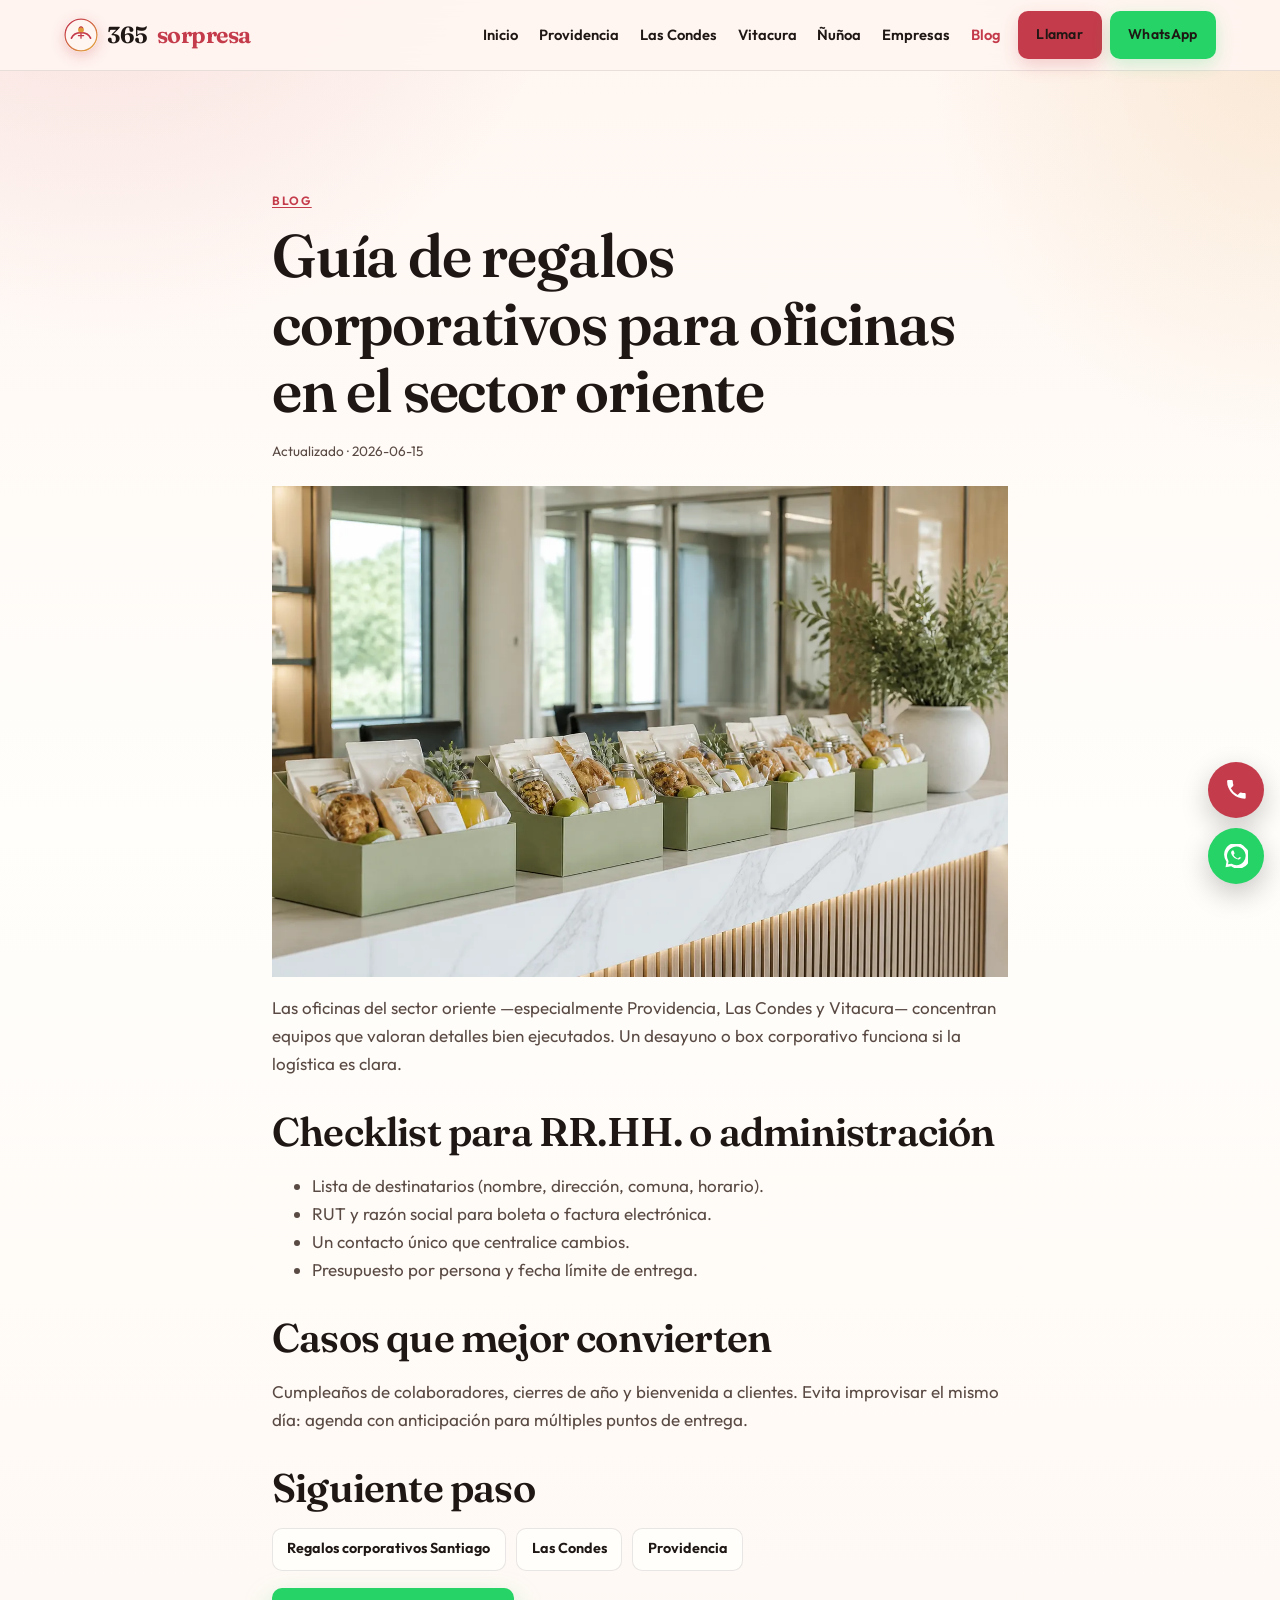
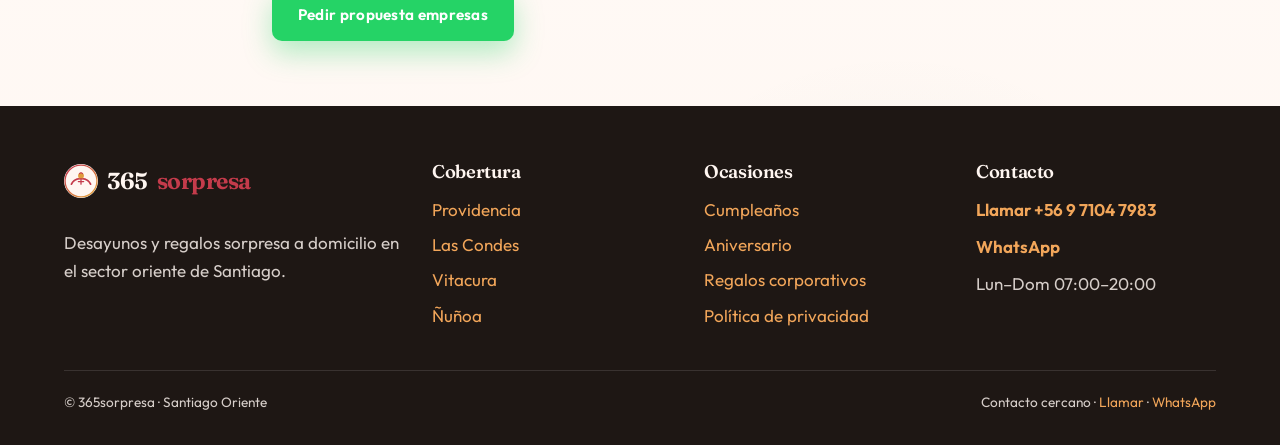
<file: blog/guia-regalos-corporativos-sector-oriente.html>
<!DOCTYPE html>
<html lang="es-CL">
<head>
  <meta charset="UTF-8">
  <meta name="viewport" content="width=device-width, initial-scale=1">
  <title>Regalos corporativos sector oriente | 365sorpresa</title>
  <meta name="description" content="Guía de regalos corporativos para oficinas en el sector oriente de Santiago: Providencia a Vitacura.">
  <link rel="canonical" href="https://365sorpresa.cl/blog/guia-regalos-corporativos-sector-oriente.html">
  <meta name="robots" content="index, follow">
  <meta property="og:type" content="article">
  <meta property="og:locale" content="es_CL">
  <meta property="og:site_name" content="365sorpresa">
  <meta property="og:title" content="Regalos corporativos sector oriente | 365sorpresa">
  <meta property="og:description" content="Guía de regalos corporativos para oficinas en el sector oriente de Santiago: Providencia a Vitacura.">
  <meta property="og:url" content="https://365sorpresa.cl/blog/guia-regalos-corporativos-sector-oriente.html">
  <meta property="og:image" content="https://365sorpresa.cl/assets/img/og-default.webp">
  <meta name="twitter:card" content="summary_large_image">
  <meta name="twitter:title" content="Regalos corporativos sector oriente | 365sorpresa">
  <meta name="twitter:description" content="Guía de regalos corporativos para oficinas en el sector oriente de Santiago: Providencia a Vitacura.">
  <meta name="twitter:image" content="https://365sorpresa.cl/assets/img/og-default.webp">
  <link rel="icon" type="image/png" sizes="32x32" href="../assets/img/favicon-32.png">
  <link rel="apple-touch-icon" href="../assets/img/apple-touch-icon.png">
  <link rel="manifest" href="../manifest.json">
  <meta name="theme-color" content="#c43b4b">
  <!-- Google tag (gtag.js) -->
  <script async src="https://www.googletagmanager.com/gtag/js?id=G-T322NZPCMZ"></script>
  <script>
    window.dataLayer = window.dataLayer || [];
    function gtag(){dataLayer.push(arguments);}
    gtag('js', new Date());
    gtag('config', 'G-T322NZPCMZ');
  </script>
  
  <link rel="preconnect" href="https://fonts.googleapis.com">
  <link rel="preconnect" href="https://fonts.gstatic.com" crossorigin>
  <link href="https://fonts.googleapis.com/css2?family=Fraunces:opsz,wght@9..144,500;600;700&family=Outfit:wght@400;600;700&display=swap" rel="stylesheet">
  <link rel="stylesheet" href="../assets/css/styles.css">
  <script type="application/ld+json">
{
  "@context": "https://schema.org",
  "@type": "LocalBusiness",
  "name": "365sorpresa",
  "url": "https://365sorpresa.cl",
  "image": "https://365sorpresa.cl/assets/img/og-default.webp",
  "logo": "https://365sorpresa.cl/assets/img/logo.svg",
  "geo": {
    "@type": "GeoCoordinates",
    "latitude": -33.4172,
    "longitude": -70.6068
  },
  "hasMap": "https://www.google.com/maps/search/?api=1&query=Providencia%2C%20Santiago%2C%20Chile",
  "description": "Desayunos y regalos sorpresa a domicilio en el sector oriente de Santiago.",
  "areaServed": [
    {
      "@type": "City",
      "name": "Providencia"
    },
    {
      "@type": "City",
      "name": "Las Condes"
    },
    {
      "@type": "City",
      "name": "Vitacura"
    },
    {
      "@type": "City",
      "name": "Ñuñoa"
    }
  ],
  "address": {
    "@type": "PostalAddress",
    "addressLocality": "Santiago",
    "addressRegion": "Región Metropolitana",
    "addressCountry": "CL"
  }
}
  </script>
  <script type="application/ld+json">
{
  "@context": "https://schema.org",
  "@type": "Article",
  "headline": "Guía de regalos corporativos para oficinas en el sector oriente",
  "datePublished": "2026-06-15",
  "dateModified": "2026-06-15",
  "author": {
    "@type": "Organization",
    "name": "365sorpresa"
  },
  "publisher": {
    "@type": "Organization",
    "name": "365sorpresa",
    "logo": {
      "@type": "ImageObject",
      "url": "https://365sorpresa.cl/assets/img/icon-512.png"
    }
  },
  "image": "https://365sorpresa.cl/assets/img/blog-corporativos.webp",
  "mainEntityOfPage": "https://365sorpresa.cl/blog/guia-regalos-corporativos-sector-oriente.html",
  "description": "Guía de regalos corporativos para oficinas en el sector oriente de Santiago: Providencia a Vitacura."
}
  </script>
  <script type="application/ld+json">
{
  "@context": "https://schema.org",
  "@type": "WebSite",
  "name": "365sorpresa",
  "url": "https://365sorpresa.cl",
  "inLanguage": "es-CL",
  "publisher": {
    "@type": "Organization",
    "name": "365sorpresa",
    "logo": {
      "@type": "ImageObject",
      "url": "https://365sorpresa.cl/assets/img/logo.svg"
    }
  }
}
  </script>
  <script type="application/ld+json">
{
  "@context": "https://schema.org",
  "@type": "BreadcrumbList",
  "itemListElement": [
    { "@type": "ListItem", "position": 1, "name": "Inicio", "item": "https://365sorpresa.cl/" },
    { "@type": "ListItem", "position": 2, "name": "Guía regalos corporativos", "item": "https://365sorpresa.cl/blog/guia-regalos-corporativos-sector-oriente.html" }
  ]
}
  </script>
</head>
<body>
  <a class="skip-link" href="#contenido">Saltar al contenido</a>
  <header class="site-header">
    <div class="container site-header__inner">
      <a class="logo" href="../index.html"><img class="logo__mark" src="../assets/img/logo.svg" alt="" width="40" height="40">365<span>sorpresa</span></a>
      <button class="nav-toggle" type="button" aria-controls="site-nav" aria-expanded="false" aria-label="Abrir menú">
        <span class="nav-toggle__bar" aria-hidden="true"></span>
      </button>
      <nav class="nav" id="site-nav" aria-label="Principal">
        <ul class="nav__list">
          <li><a href="../index.html">Inicio</a></li>
          <li><a href="../desayunos-a-domicilio-providencia.html">Providencia</a></li>
          <li><a href="../desayunos-a-domicilio-las-condes.html">Las Condes</a></li>
          <li><a href="../desayunos-a-domicilio-vitacura.html">Vitacura</a></li>
          <li><a href="../desayunos-a-domicilio-nunoa.html">Ñuñoa</a></li>
          <li><a href="../regalos-corporativos-santiago.html">Empresas</a></li>
          <li><a href="../blog/" aria-current="page">Blog</a></li>
          <li class="nav__cta"><div class="nav__cta-pair"><a class="btn btn--call" data-track="call" data-label="nav" href="tel:+56971047983">Llamar</a><a class="btn btn--whatsapp" data-track="whatsapp" data-label="nav" href="https://wa.me/56971047983?text=Hola%20365sorpresa%2C%20quiero%20pedir%20un%20desayuno%20sorpresa.">WhatsApp</a></div></li>
        </ul>
      </nav>
    </div>
  </header>

  <main id="contenido" class="section article">
    <article class="container container--narrow">
      <p class="eyebrow"><a href="./">Blog</a></p>
      <h1>Guía de regalos corporativos para oficinas en el sector oriente</h1>
      <p class="article__meta">Actualizado · 2026-06-15</p>
      <img src="../assets/img/blog-corporativos.webp" alt="Guía de regalos corporativos para oficinas en el sector oriente" width="1200" height="675" loading="lazy">
      <div class="article__content">

      <p>Las oficinas del sector oriente —especialmente Providencia, Las Condes y Vitacura— concentran equipos que valoran detalles bien ejecutados. Un desayuno o box corporativo funciona si la logística es clara.</p>
      <h2>Checklist para RR.HH. o administración</h2>
      <ul>
        <li>Lista de destinatarios (nombre, dirección, comuna, horario).</li>
        <li>RUT y razón social para boleta o factura electrónica.</li>
        <li>Un contacto único que centralice cambios.</li>
        <li>Presupuesto por persona y fecha límite de entrega.</li>
      </ul>
      <h2>Casos que mejor convierten</h2>
      <p>Cumpleaños de colaboradores, cierres de año y bienvenida a clientes. Evita improvisar el mismo día: agenda con anticipación para múltiples puntos de entrega.</p>
      <h2>Siguiente paso</h2>
      <p class="silo">
        <a href="../regalos-corporativos-santiago.html">Regalos corporativos Santiago</a>
        <a href="../desayunos-a-domicilio-las-condes.html">Las Condes</a>
        <a href="../desayunos-a-domicilio-providencia.html">Providencia</a>
      </p>
      <p><a class="btn btn--whatsapp" data-track="whatsapp" data-label="blog-corp" href="https://wa.me/56971047983?text=Hola%20365sorpresa%2C%20vengo%20de%20la%20gu%C3%ADa%20corporativa%20del%20blog.%20Necesito%20propuesta%20para%20empresa%20%28facturaci%C3%B3n%20y%20volumen%29.">Pedir propuesta empresas</a></p>

      </div>
    </article>
  </main>
  <footer class="site-footer">
    <div class="container footer-grid">
      <div>
        <a class="logo" href="../index.html"><img class="logo__mark" src="../assets/img/logo.svg" alt="" width="40" height="40">365<span>sorpresa</span></a>
        <p>Desayunos y regalos sorpresa a domicilio en el sector oriente de Santiago.</p>
      </div>
      <div>
        <h3>Cobertura</h3>
        <ul class="footer-links">
          <li><a href="../desayunos-a-domicilio-providencia.html">Providencia</a></li>
          <li><a href="../desayunos-a-domicilio-las-condes.html">Las Condes</a></li>
          <li><a href="../desayunos-a-domicilio-vitacura.html">Vitacura</a></li>
          <li><a href="../desayunos-a-domicilio-nunoa.html">Ñuñoa</a></li>
        </ul>
      </div>
      <div>
        <h3>Ocasiones</h3>
        <ul class="footer-links">
          <li><a href="../desayunos-cumpleanos-santiago.html">Cumpleaños</a></li>
          <li><a href="../desayunos-aniversario-santiago.html">Aniversario</a></li>
          <li><a href="../regalos-corporativos-santiago.html">Regalos corporativos</a></li>
          <li><a href="../politica-de-privacidad.html">Política de privacidad</a></li>
        </ul>
      </div>
          <div>
        <h3>Contacto</h3>
        <div class="footer-contact">
          <a data-track="call" data-label="footer" href="tel:+56971047983">Llamar +56 9 7104 7983</a>
          <a data-track="whatsapp" data-label="footer" href="https://wa.me/56971047983?text=Hola%20365sorpresa%2C%20quiero%20pedir%20un%20desayuno%20sorpresa.">WhatsApp</a>
          <span>Lun–Dom 07:00–20:00</span>
        </div>
      </div>
    </div>
    <div class="container footer-bottom">
      <span>© 365sorpresa · Santiago Oriente</span>
      <span>Contacto cercano · <a data-track="call" data-label="footer-bottom" href="tel:+56971047983">Llamar</a> · <a data-track="whatsapp" data-label="footer-bottom" href="https://wa.me/56971047983">WhatsApp</a></span>
    </div>
  </footer>
  <div class="contact-float" aria-label="Contacto rápido">
    <a class="contact-float__call" data-track="call" data-label="float" href="tel:+56971047983" aria-label="Llamar a 365sorpresa">
      <span class="contact-float__label">Llamar</span>
      <svg viewBox="0 0 24 24" aria-hidden="true"><path d="M6.6 10.8a15.5 15.5 0 0 0 6.6 6.6l2.2-2.2a1 1 0 0 1 1-.25 11.4 11.4 0 0 0 3.6.57 1 1 0 0 1 1 1V20a1 1 0 0 1-1 1A17 17 0 0 1 3 4a1 1 0 0 1 1-1h3.5a1 1 0 0 1 1 1 11.4 11.4 0 0 0 .57 3.6 1 1 0 0 1-.25 1z"/></svg>
    </a>
    <a class="contact-float__wa" data-track="whatsapp" data-label="float" href="https://wa.me/56971047983?text=Hola%20365sorpresa%2C%20quiero%20informaci%C3%B3n%20para%20pedir." aria-label="Escribir por WhatsApp">
      <span class="contact-float__label">WhatsApp</span>
      <svg viewBox="0 0 24 24" aria-hidden="true"><path d="M20.5 3.5A11 11 0 0 0 2.4 17.1L1.5 22.5l5.5-.9A11 11 0 0 0 20.5 3.5zm-8.5 17a9 9 0 0 1-4.6-1.3l-.3-.2-3.2.5.5-3.1-.2-.3a9 9 0 1 1 7.8 4.4zm5-6.7c-.3-.1-1.6-.8-1.9-.9s-.4-.1-.6.1-.7.9-.8 1-.3.2-.6.1a7.4 7.4 0 0 1-2.2-1.4 8.2 8.2 0 0 1-1.5-1.9c-.2-.3 0-.4.1-.6l.4-.5.3-.4.1-.3-.1-.4c0-.1-.6-1.4-.8-1.9s-.4-.4-.6-.4h-.5c-.2 0-.4.1-.6.3s-.8.8-.8 1.9.8 2.2.9 2.3c.1.2 1.6 2.5 3.9 3.5 2.3 1 2.3.7 2.7.6.4-.1 1.4-.6 1.6-1.1.2-.6.2-1 .1-1.1s-.3-.2-.6-.3z"/></svg>
    </a>
  </div>
  <script src="../assets/js/main.js" defer></script>
</body>
</html>
</file>
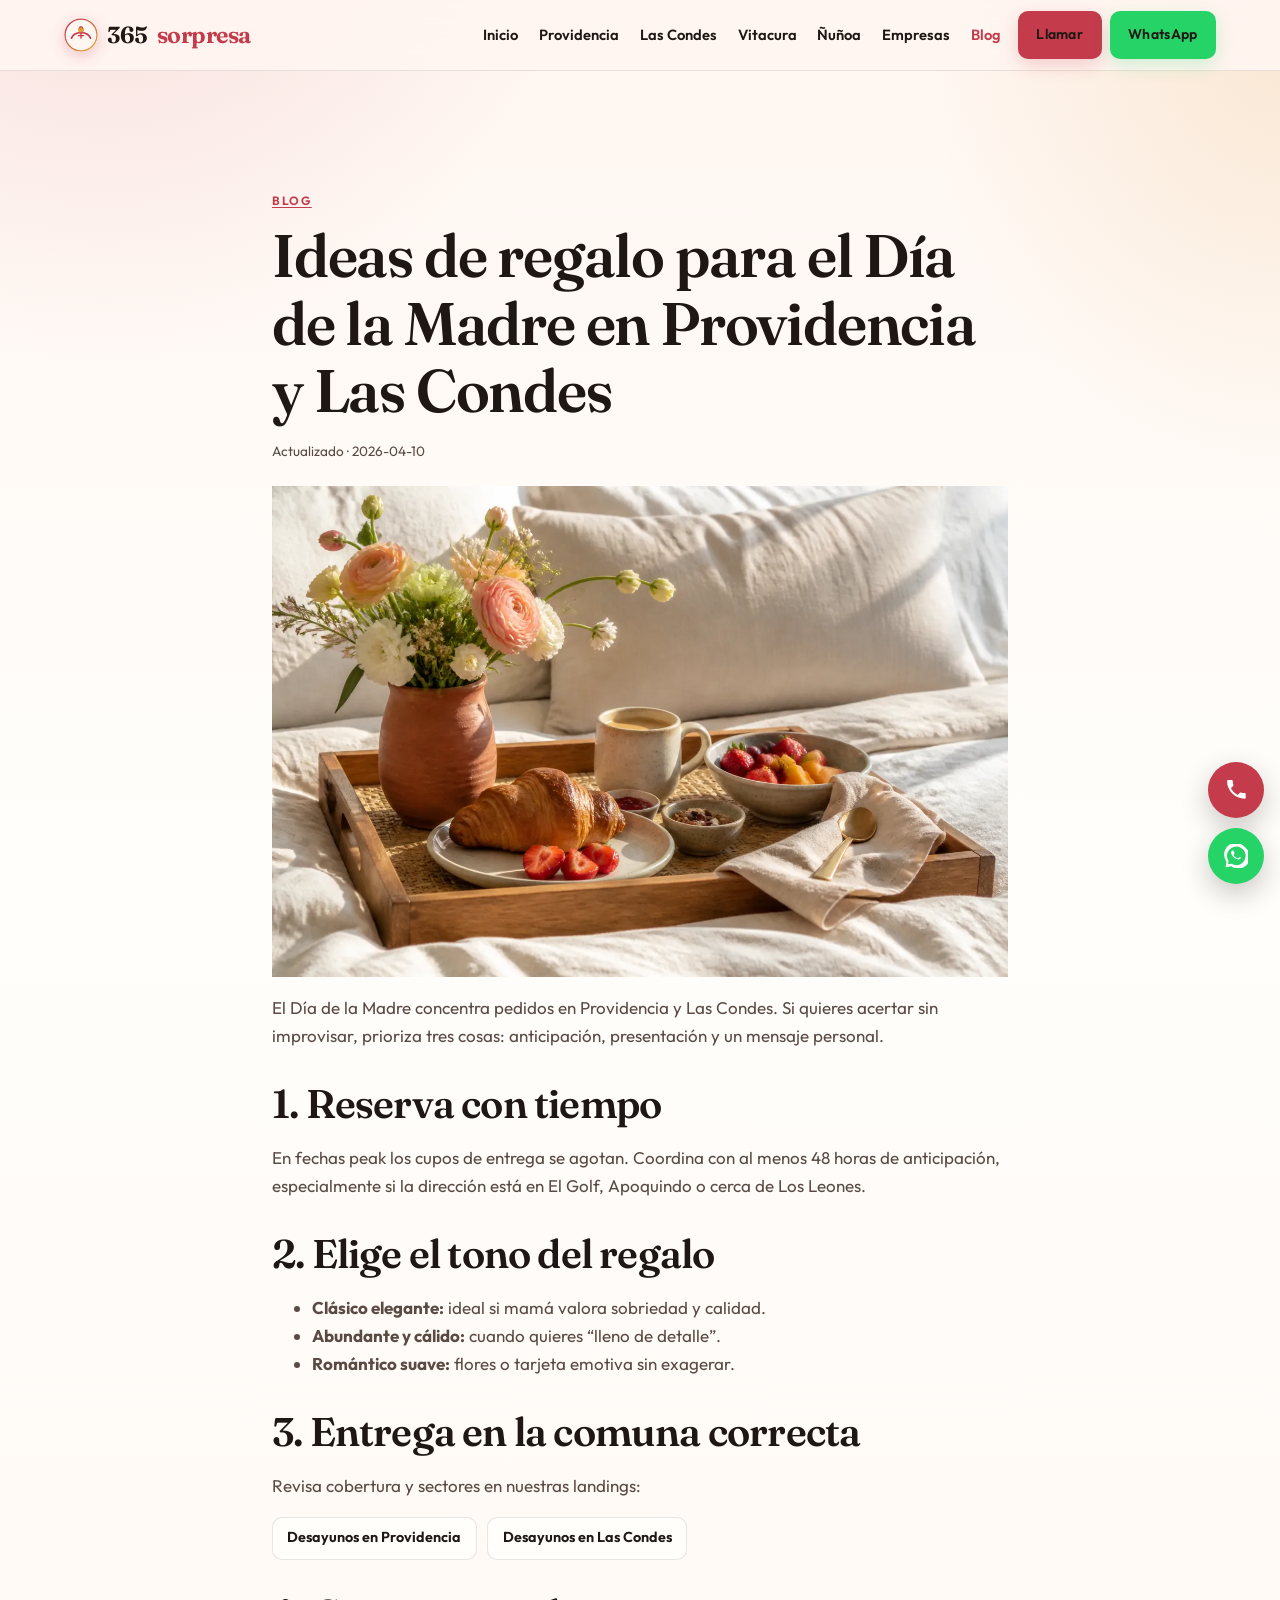
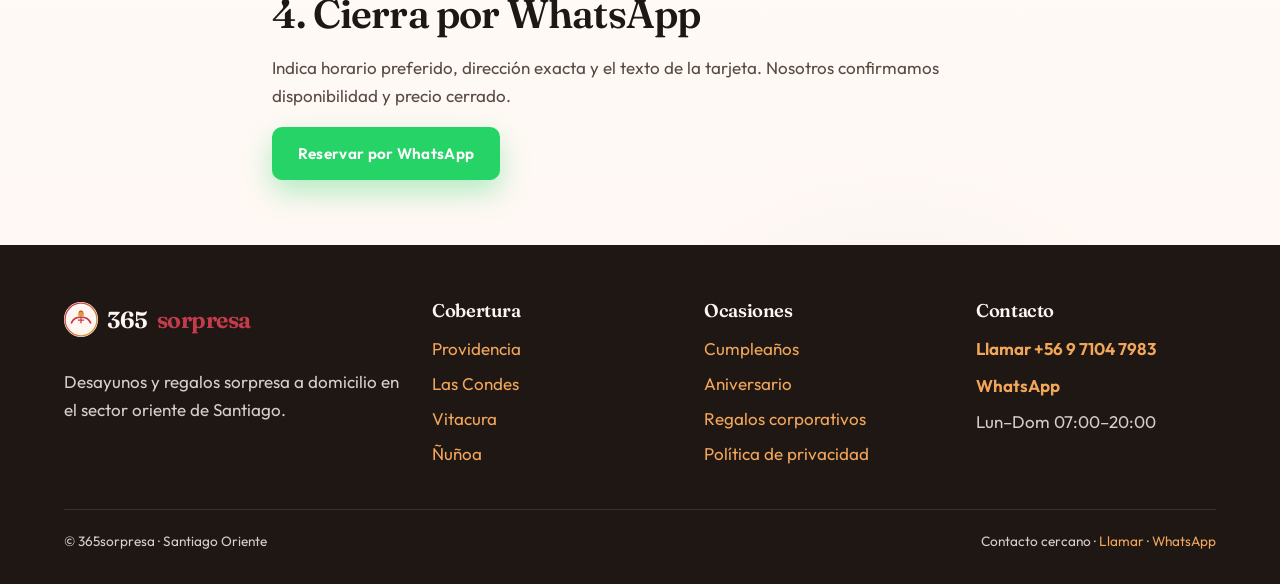
<file: blog/ideas-regalo-dia-madre-providencia-las-condes.html>
<!DOCTYPE html>
<html lang="es-CL">
<head>
  <meta charset="UTF-8">
  <meta name="viewport" content="width=device-width, initial-scale=1">
  <title>Ideas regalo Día de la Madre Providencia | 365sorpresa</title>
  <meta name="description" content="Ideas de regalo para el Día de la Madre en Providencia y Las Condes: desayunos sorpresa a domicilio.">
  <link rel="canonical" href="https://365sorpresa.cl/blog/ideas-regalo-dia-madre-providencia-las-condes.html">
  <meta name="robots" content="index, follow">
  <meta property="og:type" content="article">
  <meta property="og:locale" content="es_CL">
  <meta property="og:site_name" content="365sorpresa">
  <meta property="og:title" content="Ideas regalo Día de la Madre Providencia | 365sorpresa">
  <meta property="og:description" content="Ideas de regalo para el Día de la Madre en Providencia y Las Condes: desayunos sorpresa a domicilio.">
  <meta property="og:url" content="https://365sorpresa.cl/blog/ideas-regalo-dia-madre-providencia-las-condes.html">
  <meta property="og:image" content="https://365sorpresa.cl/assets/img/og-default.webp">
  <meta name="twitter:card" content="summary_large_image">
  <meta name="twitter:title" content="Ideas regalo Día de la Madre Providencia | 365sorpresa">
  <meta name="twitter:description" content="Ideas de regalo para el Día de la Madre en Providencia y Las Condes: desayunos sorpresa a domicilio.">
  <meta name="twitter:image" content="https://365sorpresa.cl/assets/img/og-default.webp">
  <link rel="icon" type="image/png" sizes="32x32" href="../assets/img/favicon-32.png">
  <link rel="apple-touch-icon" href="../assets/img/apple-touch-icon.png">
  <link rel="manifest" href="../manifest.json">
  <meta name="theme-color" content="#c43b4b">
  <!-- Google tag (gtag.js) -->
  <script async src="https://www.googletagmanager.com/gtag/js?id=G-T322NZPCMZ"></script>
  <script>
    window.dataLayer = window.dataLayer || [];
    function gtag(){dataLayer.push(arguments);}
    gtag('js', new Date());
    gtag('config', 'G-T322NZPCMZ');
  </script>
  
  <link rel="preconnect" href="https://fonts.googleapis.com">
  <link rel="preconnect" href="https://fonts.gstatic.com" crossorigin>
  <link href="https://fonts.googleapis.com/css2?family=Fraunces:opsz,wght@9..144,500;600;700&family=Outfit:wght@400;600;700&display=swap" rel="stylesheet">
  <link rel="stylesheet" href="../assets/css/styles.css">
  <script type="application/ld+json">
{
  "@context": "https://schema.org",
  "@type": "LocalBusiness",
  "name": "365sorpresa",
  "url": "https://365sorpresa.cl",
  "image": "https://365sorpresa.cl/assets/img/og-default.webp",
  "logo": "https://365sorpresa.cl/assets/img/logo.svg",
  "geo": {
    "@type": "GeoCoordinates",
    "latitude": -33.4172,
    "longitude": -70.6068
  },
  "hasMap": "https://www.google.com/maps/search/?api=1&query=Providencia%2C%20Santiago%2C%20Chile",
  "description": "Desayunos y regalos sorpresa a domicilio en el sector oriente de Santiago.",
  "areaServed": [
    {
      "@type": "City",
      "name": "Providencia"
    },
    {
      "@type": "City",
      "name": "Las Condes"
    },
    {
      "@type": "City",
      "name": "Vitacura"
    },
    {
      "@type": "City",
      "name": "Ñuñoa"
    }
  ],
  "address": {
    "@type": "PostalAddress",
    "addressLocality": "Santiago",
    "addressRegion": "Región Metropolitana",
    "addressCountry": "CL"
  }
}
  </script>
  <script type="application/ld+json">
{
  "@context": "https://schema.org",
  "@type": "Article",
  "headline": "Ideas de regalo para el Día de la Madre en Providencia y Las Condes",
  "datePublished": "2026-04-10",
  "dateModified": "2026-04-10",
  "author": {
    "@type": "Organization",
    "name": "365sorpresa"
  },
  "publisher": {
    "@type": "Organization",
    "name": "365sorpresa",
    "logo": {
      "@type": "ImageObject",
      "url": "https://365sorpresa.cl/assets/img/icon-512.png"
    }
  },
  "image": "https://365sorpresa.cl/assets/img/blog-dia-madre.webp",
  "mainEntityOfPage": "https://365sorpresa.cl/blog/ideas-regalo-dia-madre-providencia-las-condes.html",
  "description": "Ideas de regalo para el Día de la Madre en Providencia y Las Condes: desayunos sorpresa a domicilio."
}
  </script>
  <script type="application/ld+json">
{
  "@context": "https://schema.org",
  "@type": "WebSite",
  "name": "365sorpresa",
  "url": "https://365sorpresa.cl",
  "inLanguage": "es-CL",
  "publisher": {
    "@type": "Organization",
    "name": "365sorpresa",
    "logo": {
      "@type": "ImageObject",
      "url": "https://365sorpresa.cl/assets/img/logo.svg"
    }
  }
}
  </script>
  <script type="application/ld+json">
{
  "@context": "https://schema.org",
  "@type": "BreadcrumbList",
  "itemListElement": [
    { "@type": "ListItem", "position": 1, "name": "Inicio", "item": "https://365sorpresa.cl/" },
    { "@type": "ListItem", "position": 2, "name": "Ideas regalo Día de la Madre", "item": "https://365sorpresa.cl/blog/ideas-regalo-dia-madre-providencia-las-condes.html" }
  ]
}
  </script>
</head>
<body>
  <a class="skip-link" href="#contenido">Saltar al contenido</a>
  <header class="site-header">
    <div class="container site-header__inner">
      <a class="logo" href="../index.html"><img class="logo__mark" src="../assets/img/logo.svg" alt="" width="40" height="40">365<span>sorpresa</span></a>
      <button class="nav-toggle" type="button" aria-controls="site-nav" aria-expanded="false" aria-label="Abrir menú">
        <span class="nav-toggle__bar" aria-hidden="true"></span>
      </button>
      <nav class="nav" id="site-nav" aria-label="Principal">
        <ul class="nav__list">
          <li><a href="../index.html">Inicio</a></li>
          <li><a href="../desayunos-a-domicilio-providencia.html">Providencia</a></li>
          <li><a href="../desayunos-a-domicilio-las-condes.html">Las Condes</a></li>
          <li><a href="../desayunos-a-domicilio-vitacura.html">Vitacura</a></li>
          <li><a href="../desayunos-a-domicilio-nunoa.html">Ñuñoa</a></li>
          <li><a href="../regalos-corporativos-santiago.html">Empresas</a></li>
          <li><a href="../blog/" aria-current="page">Blog</a></li>
          <li class="nav__cta"><div class="nav__cta-pair"><a class="btn btn--call" data-track="call" data-label="nav" href="tel:+56971047983">Llamar</a><a class="btn btn--whatsapp" data-track="whatsapp" data-label="nav" href="https://wa.me/56971047983?text=Hola%20365sorpresa%2C%20quiero%20pedir%20un%20desayuno%20sorpresa.">WhatsApp</a></div></li>
        </ul>
      </nav>
    </div>
  </header>

  <main id="contenido" class="section article">
    <article class="container container--narrow">
      <p class="eyebrow"><a href="./">Blog</a></p>
      <h1>Ideas de regalo para el Día de la Madre en Providencia y Las Condes</h1>
      <p class="article__meta">Actualizado · 2026-04-10</p>
      <img src="../assets/img/blog-dia-madre.webp" alt="Ideas de regalo para el Día de la Madre en Providencia y Las Condes" width="1200" height="675" loading="lazy">
      <div class="article__content">

      <p>El Día de la Madre concentra pedidos en Providencia y Las Condes. Si quieres acertar sin improvisar, prioriza tres cosas: anticipación, presentación y un mensaje personal.</p>
      <h2>1. Reserva con tiempo</h2>
      <p>En fechas peak los cupos de entrega se agotan. Coordina con al menos 48 horas de anticipación, especialmente si la dirección está en El Golf, Apoquindo o cerca de Los Leones.</p>
      <h2>2. Elige el tono del regalo</h2>
      <ul>
        <li><strong>Clásico elegante:</strong> ideal si mamá valora sobriedad y calidad.</li>
        <li><strong>Abundante y cálido:</strong> cuando quieres “lleno de detalle”.</li>
        <li><strong>Romántico suave:</strong> flores o tarjeta emotiva sin exagerar.</li>
      </ul>
      <h2>3. Entrega en la comuna correcta</h2>
      <p>Revisa cobertura y sectores en nuestras landings:</p>
      <p class="silo">
        <a href="../desayunos-a-domicilio-providencia.html">Desayunos en Providencia</a>
        <a href="../desayunos-a-domicilio-las-condes.html">Desayunos en Las Condes</a>
      </p>
      <h2>4. Cierra por WhatsApp</h2>
      <p>Indica horario preferido, dirección exacta y el texto de la tarjeta. Nosotros confirmamos disponibilidad y precio cerrado.</p>
      <p><a class="btn btn--whatsapp" data-track="whatsapp" data-label="blog-madre" href="https://wa.me/56971047983?text=Hola%20365sorpresa%2C%20vengo%20del%20blog%20del%20D%C3%ADa%20de%20la%20Madre%20y%20quiero%20reservar%20un%20desayuno%20en%20Providencia%20o%20Las%20Condes.">Reservar por WhatsApp</a></p>

      </div>
    </article>
  </main>
  <footer class="site-footer">
    <div class="container footer-grid">
      <div>
        <a class="logo" href="../index.html"><img class="logo__mark" src="../assets/img/logo.svg" alt="" width="40" height="40">365<span>sorpresa</span></a>
        <p>Desayunos y regalos sorpresa a domicilio en el sector oriente de Santiago.</p>
      </div>
      <div>
        <h3>Cobertura</h3>
        <ul class="footer-links">
          <li><a href="../desayunos-a-domicilio-providencia.html">Providencia</a></li>
          <li><a href="../desayunos-a-domicilio-las-condes.html">Las Condes</a></li>
          <li><a href="../desayunos-a-domicilio-vitacura.html">Vitacura</a></li>
          <li><a href="../desayunos-a-domicilio-nunoa.html">Ñuñoa</a></li>
        </ul>
      </div>
      <div>
        <h3>Ocasiones</h3>
        <ul class="footer-links">
          <li><a href="../desayunos-cumpleanos-santiago.html">Cumpleaños</a></li>
          <li><a href="../desayunos-aniversario-santiago.html">Aniversario</a></li>
          <li><a href="../regalos-corporativos-santiago.html">Regalos corporativos</a></li>
          <li><a href="../politica-de-privacidad.html">Política de privacidad</a></li>
        </ul>
      </div>
          <div>
        <h3>Contacto</h3>
        <div class="footer-contact">
          <a data-track="call" data-label="footer" href="tel:+56971047983">Llamar +56 9 7104 7983</a>
          <a data-track="whatsapp" data-label="footer" href="https://wa.me/56971047983?text=Hola%20365sorpresa%2C%20quiero%20pedir%20un%20desayuno%20sorpresa.">WhatsApp</a>
          <span>Lun–Dom 07:00–20:00</span>
        </div>
      </div>
    </div>
    <div class="container footer-bottom">
      <span>© 365sorpresa · Santiago Oriente</span>
      <span>Contacto cercano · <a data-track="call" data-label="footer-bottom" href="tel:+56971047983">Llamar</a> · <a data-track="whatsapp" data-label="footer-bottom" href="https://wa.me/56971047983">WhatsApp</a></span>
    </div>
  </footer>
  <div class="contact-float" aria-label="Contacto rápido">
    <a class="contact-float__call" data-track="call" data-label="float" href="tel:+56971047983" aria-label="Llamar a 365sorpresa">
      <span class="contact-float__label">Llamar</span>
      <svg viewBox="0 0 24 24" aria-hidden="true"><path d="M6.6 10.8a15.5 15.5 0 0 0 6.6 6.6l2.2-2.2a1 1 0 0 1 1-.25 11.4 11.4 0 0 0 3.6.57 1 1 0 0 1 1 1V20a1 1 0 0 1-1 1A17 17 0 0 1 3 4a1 1 0 0 1 1-1h3.5a1 1 0 0 1 1 1 11.4 11.4 0 0 0 .57 3.6 1 1 0 0 1-.25 1z"/></svg>
    </a>
    <a class="contact-float__wa" data-track="whatsapp" data-label="float" href="https://wa.me/56971047983?text=Hola%20365sorpresa%2C%20quiero%20informaci%C3%B3n%20para%20pedir." aria-label="Escribir por WhatsApp">
      <span class="contact-float__label">WhatsApp</span>
      <svg viewBox="0 0 24 24" aria-hidden="true"><path d="M20.5 3.5A11 11 0 0 0 2.4 17.1L1.5 22.5l5.5-.9A11 11 0 0 0 20.5 3.5zm-8.5 17a9 9 0 0 1-4.6-1.3l-.3-.2-3.2.5.5-3.1-.2-.3a9 9 0 1 1 7.8 4.4zm5-6.7c-.3-.1-1.6-.8-1.9-.9s-.4-.1-.6.1-.7.9-.8 1-.3.2-.6.1a7.4 7.4 0 0 1-2.2-1.4 8.2 8.2 0 0 1-1.5-1.9c-.2-.3 0-.4.1-.6l.4-.5.3-.4.1-.3-.1-.4c0-.1-.6-1.4-.8-1.9s-.4-.4-.6-.4h-.5c-.2 0-.4.1-.6.3s-.8.8-.8 1.9.8 2.2.9 2.3c.1.2 1.6 2.5 3.9 3.5 2.3 1 2.3.7 2.7.6.4-.1 1.4-.6 1.6-1.1.2-.6.2-1 .1-1.1s-.3-.2-.6-.3z"/></svg>
    </a>
  </div>
  <script src="../assets/js/main.js" defer></script>
</body>
</html>
</file>
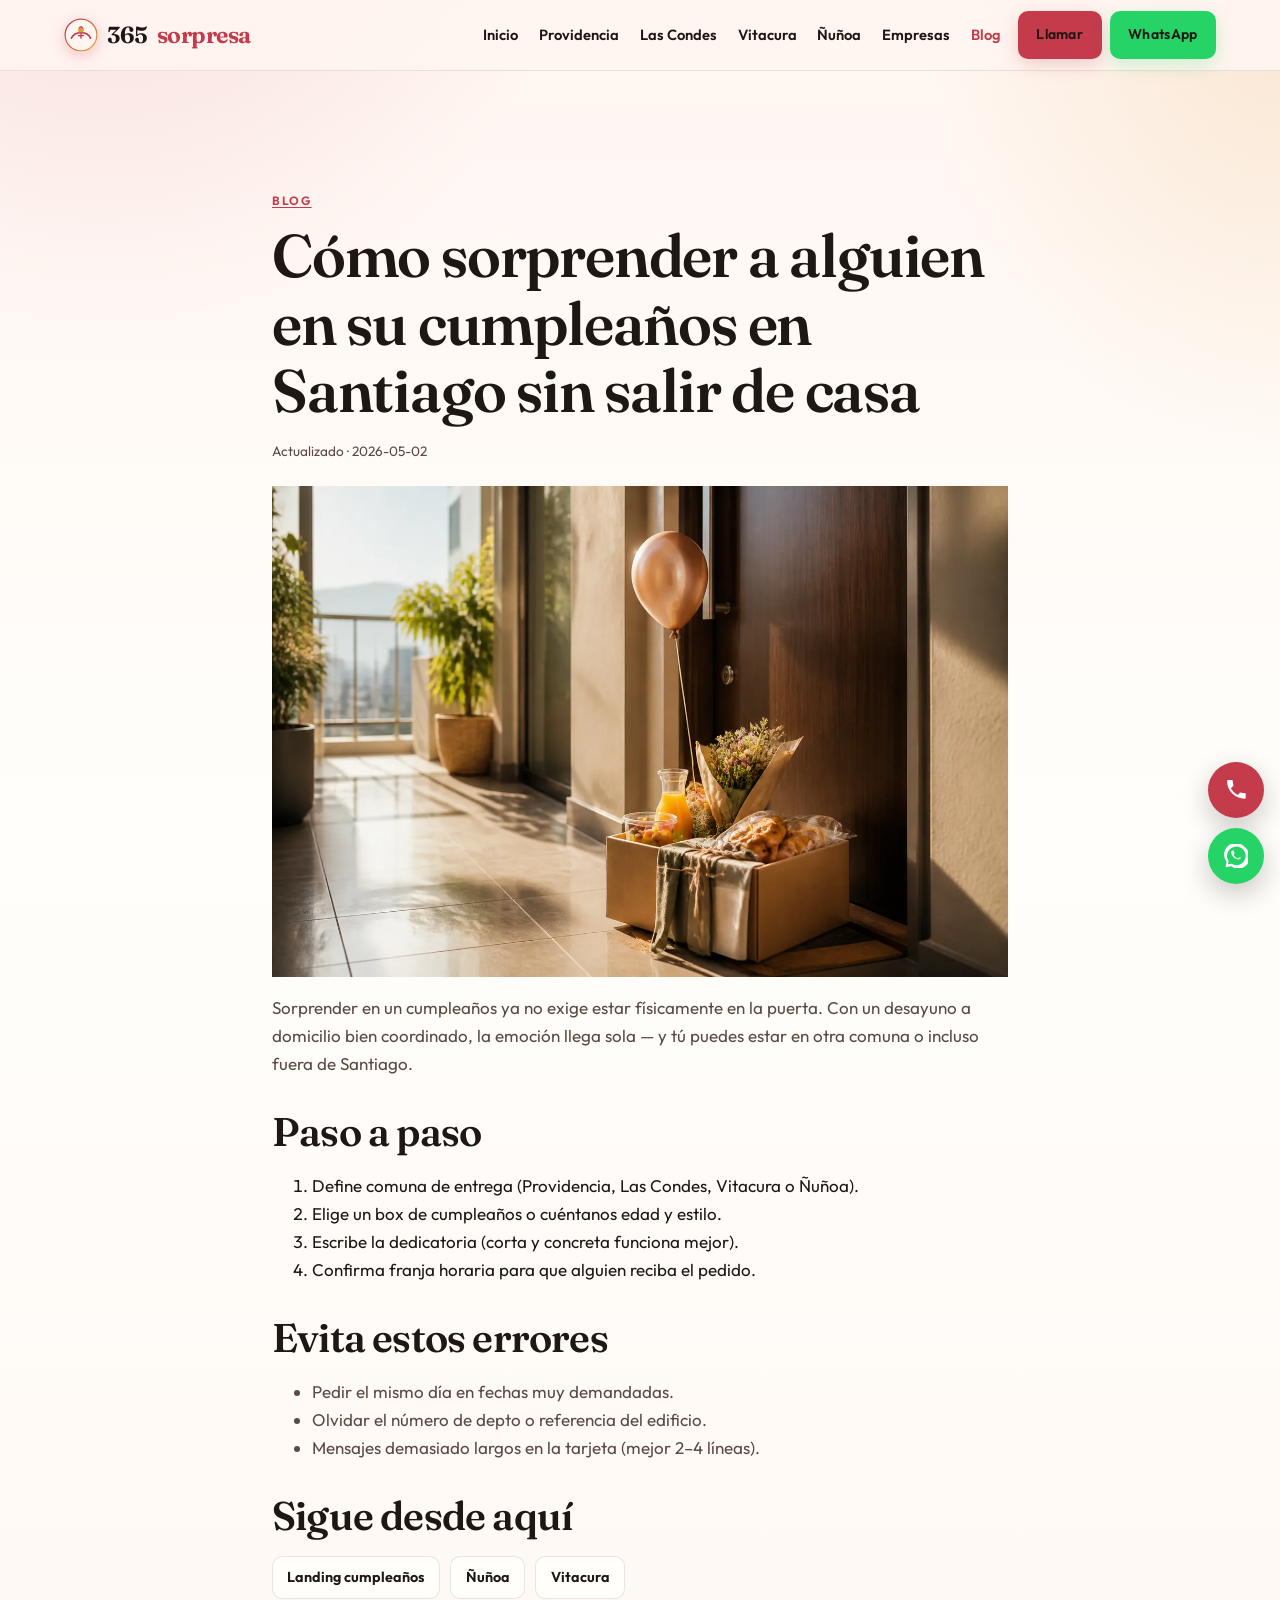
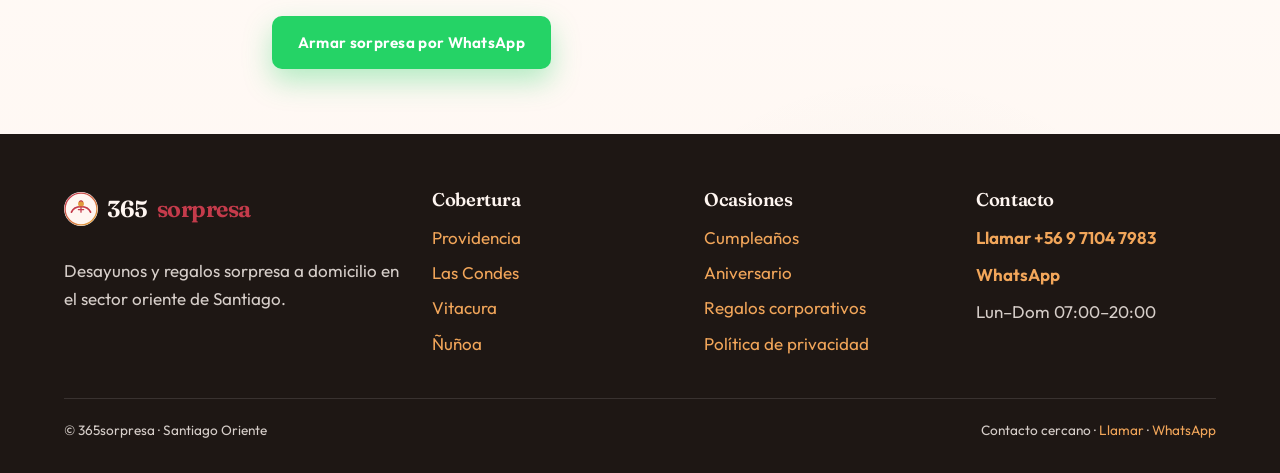
<file: blog/sorprender-cumpleanos-santiago-sin-salir.html>
<!DOCTYPE html>
<html lang="es-CL">
<head>
  <meta charset="UTF-8">
  <meta name="viewport" content="width=device-width, initial-scale=1">
  <title>Sorprender en cumpleaños Santiago | 365sorpresa</title>
  <meta name="description" content="Cómo sorprender a alguien en su cumpleaños en Santiago sin salir de casa: desayuno a domicilio.">
  <link rel="canonical" href="https://365sorpresa.cl/blog/sorprender-cumpleanos-santiago-sin-salir.html">
  <meta name="robots" content="index, follow">
  <meta property="og:type" content="article">
  <meta property="og:locale" content="es_CL">
  <meta property="og:site_name" content="365sorpresa">
  <meta property="og:title" content="Sorprender en cumpleaños Santiago | 365sorpresa">
  <meta property="og:description" content="Cómo sorprender a alguien en su cumpleaños en Santiago sin salir de casa: desayuno a domicilio.">
  <meta property="og:url" content="https://365sorpresa.cl/blog/sorprender-cumpleanos-santiago-sin-salir.html">
  <meta property="og:image" content="https://365sorpresa.cl/assets/img/og-default.webp">
  <meta name="twitter:card" content="summary_large_image">
  <meta name="twitter:title" content="Sorprender en cumpleaños Santiago | 365sorpresa">
  <meta name="twitter:description" content="Cómo sorprender a alguien en su cumpleaños en Santiago sin salir de casa: desayuno a domicilio.">
  <meta name="twitter:image" content="https://365sorpresa.cl/assets/img/og-default.webp">
  <link rel="icon" type="image/png" sizes="32x32" href="../assets/img/favicon-32.png">
  <link rel="apple-touch-icon" href="../assets/img/apple-touch-icon.png">
  <link rel="manifest" href="../manifest.json">
  <meta name="theme-color" content="#c43b4b">
  <!-- Google tag (gtag.js) -->
  <script async src="https://www.googletagmanager.com/gtag/js?id=G-T322NZPCMZ"></script>
  <script>
    window.dataLayer = window.dataLayer || [];
    function gtag(){dataLayer.push(arguments);}
    gtag('js', new Date());
    gtag('config', 'G-T322NZPCMZ');
  </script>
  
  <link rel="preconnect" href="https://fonts.googleapis.com">
  <link rel="preconnect" href="https://fonts.gstatic.com" crossorigin>
  <link href="https://fonts.googleapis.com/css2?family=Fraunces:opsz,wght@9..144,500;600;700&family=Outfit:wght@400;600;700&display=swap" rel="stylesheet">
  <link rel="stylesheet" href="../assets/css/styles.css">
  <script type="application/ld+json">
{
  "@context": "https://schema.org",
  "@type": "LocalBusiness",
  "name": "365sorpresa",
  "url": "https://365sorpresa.cl",
  "image": "https://365sorpresa.cl/assets/img/og-default.webp",
  "logo": "https://365sorpresa.cl/assets/img/logo.svg",
  "geo": {
    "@type": "GeoCoordinates",
    "latitude": -33.4172,
    "longitude": -70.6068
  },
  "hasMap": "https://www.google.com/maps/search/?api=1&query=Providencia%2C%20Santiago%2C%20Chile",
  "description": "Desayunos y regalos sorpresa a domicilio en el sector oriente de Santiago.",
  "areaServed": [
    {
      "@type": "City",
      "name": "Providencia"
    },
    {
      "@type": "City",
      "name": "Las Condes"
    },
    {
      "@type": "City",
      "name": "Vitacura"
    },
    {
      "@type": "City",
      "name": "Ñuñoa"
    }
  ],
  "address": {
    "@type": "PostalAddress",
    "addressLocality": "Santiago",
    "addressRegion": "Región Metropolitana",
    "addressCountry": "CL"
  }
}
  </script>
  <script type="application/ld+json">
{
  "@context": "https://schema.org",
  "@type": "Article",
  "headline": "Cómo sorprender a alguien en su cumpleaños en Santiago sin salir de casa",
  "datePublished": "2026-05-02",
  "dateModified": "2026-05-02",
  "author": {
    "@type": "Organization",
    "name": "365sorpresa"
  },
  "publisher": {
    "@type": "Organization",
    "name": "365sorpresa",
    "logo": {
      "@type": "ImageObject",
      "url": "https://365sorpresa.cl/assets/img/icon-512.png"
    }
  },
  "image": "https://365sorpresa.cl/assets/img/blog-cumpleanos.webp",
  "mainEntityOfPage": "https://365sorpresa.cl/blog/sorprender-cumpleanos-santiago-sin-salir.html",
  "description": "Cómo sorprender a alguien en su cumpleaños en Santiago sin salir de casa: desayuno a domicilio."
}
  </script>
  <script type="application/ld+json">
{
  "@context": "https://schema.org",
  "@type": "WebSite",
  "name": "365sorpresa",
  "url": "https://365sorpresa.cl",
  "inLanguage": "es-CL",
  "publisher": {
    "@type": "Organization",
    "name": "365sorpresa",
    "logo": {
      "@type": "ImageObject",
      "url": "https://365sorpresa.cl/assets/img/logo.svg"
    }
  }
}
  </script>
  <script type="application/ld+json">
{
  "@context": "https://schema.org",
  "@type": "BreadcrumbList",
  "itemListElement": [
    { "@type": "ListItem", "position": 1, "name": "Inicio", "item": "https://365sorpresa.cl/" },
    { "@type": "ListItem", "position": 2, "name": "Cumpleaños sin salir", "item": "https://365sorpresa.cl/blog/sorprender-cumpleanos-santiago-sin-salir.html" }
  ]
}
  </script>
</head>
<body>
  <a class="skip-link" href="#contenido">Saltar al contenido</a>
  <header class="site-header">
    <div class="container site-header__inner">
      <a class="logo" href="../index.html"><img class="logo__mark" src="../assets/img/logo.svg" alt="" width="40" height="40">365<span>sorpresa</span></a>
      <button class="nav-toggle" type="button" aria-controls="site-nav" aria-expanded="false" aria-label="Abrir menú">
        <span class="nav-toggle__bar" aria-hidden="true"></span>
      </button>
      <nav class="nav" id="site-nav" aria-label="Principal">
        <ul class="nav__list">
          <li><a href="../index.html">Inicio</a></li>
          <li><a href="../desayunos-a-domicilio-providencia.html">Providencia</a></li>
          <li><a href="../desayunos-a-domicilio-las-condes.html">Las Condes</a></li>
          <li><a href="../desayunos-a-domicilio-vitacura.html">Vitacura</a></li>
          <li><a href="../desayunos-a-domicilio-nunoa.html">Ñuñoa</a></li>
          <li><a href="../regalos-corporativos-santiago.html">Empresas</a></li>
          <li><a href="../blog/" aria-current="page">Blog</a></li>
          <li class="nav__cta"><div class="nav__cta-pair"><a class="btn btn--call" data-track="call" data-label="nav" href="tel:+56971047983">Llamar</a><a class="btn btn--whatsapp" data-track="whatsapp" data-label="nav" href="https://wa.me/56971047983?text=Hola%20365sorpresa%2C%20quiero%20pedir%20un%20desayuno%20sorpresa.">WhatsApp</a></div></li>
        </ul>
      </nav>
    </div>
  </header>

  <main id="contenido" class="section article">
    <article class="container container--narrow">
      <p class="eyebrow"><a href="./">Blog</a></p>
      <h1>Cómo sorprender a alguien en su cumpleaños en Santiago sin salir de casa</h1>
      <p class="article__meta">Actualizado · 2026-05-02</p>
      <img src="../assets/img/blog-cumpleanos.webp" alt="Cómo sorprender a alguien en su cumpleaños en Santiago sin salir de casa" width="1200" height="675" loading="lazy">
      <div class="article__content">

      <p>Sorprender en un cumpleaños ya no exige estar físicamente en la puerta. Con un desayuno a domicilio bien coordinado, la emoción llega sola — y tú puedes estar en otra comuna o incluso fuera de Santiago.</p>
      <h2>Paso a paso</h2>
      <ol>
        <li>Define comuna de entrega (Providencia, Las Condes, Vitacura o Ñuñoa).</li>
        <li>Elige un box de cumpleaños o cuéntanos edad y estilo.</li>
        <li>Escribe la dedicatoria (corta y concreta funciona mejor).</li>
        <li>Confirma franja horaria para que alguien reciba el pedido.</li>
      </ol>
      <h2>Evita estos errores</h2>
      <ul>
        <li>Pedir el mismo día en fechas muy demandadas.</li>
        <li>Olvidar el número de depto o referencia del edificio.</li>
        <li>Mensajes demasiado largos en la tarjeta (mejor 2–4 líneas).</li>
      </ul>
      <h2>Sigue desde aquí</h2>
      <p class="silo">
        <a href="../desayunos-cumpleanos-santiago.html">Landing cumpleaños</a>
        <a href="../desayunos-a-domicilio-nunoa.html">Ñuñoa</a>
        <a href="../desayunos-a-domicilio-vitacura.html">Vitacura</a>
      </p>
      <p><a class="btn btn--whatsapp" data-track="whatsapp" data-label="blog-cumple" href="https://wa.me/56971047983?text=Hola%20365sorpresa%2C%20vengo%20del%20blog%20de%20cumplea%C3%B1os%20y%20quiero%20armar%20una%20sorpresa%20a%20domicilio.">Armar sorpresa por WhatsApp</a></p>

      </div>
    </article>
  </main>
  <footer class="site-footer">
    <div class="container footer-grid">
      <div>
        <a class="logo" href="../index.html"><img class="logo__mark" src="../assets/img/logo.svg" alt="" width="40" height="40">365<span>sorpresa</span></a>
        <p>Desayunos y regalos sorpresa a domicilio en el sector oriente de Santiago.</p>
      </div>
      <div>
        <h3>Cobertura</h3>
        <ul class="footer-links">
          <li><a href="../desayunos-a-domicilio-providencia.html">Providencia</a></li>
          <li><a href="../desayunos-a-domicilio-las-condes.html">Las Condes</a></li>
          <li><a href="../desayunos-a-domicilio-vitacura.html">Vitacura</a></li>
          <li><a href="../desayunos-a-domicilio-nunoa.html">Ñuñoa</a></li>
        </ul>
      </div>
      <div>
        <h3>Ocasiones</h3>
        <ul class="footer-links">
          <li><a href="../desayunos-cumpleanos-santiago.html">Cumpleaños</a></li>
          <li><a href="../desayunos-aniversario-santiago.html">Aniversario</a></li>
          <li><a href="../regalos-corporativos-santiago.html">Regalos corporativos</a></li>
          <li><a href="../politica-de-privacidad.html">Política de privacidad</a></li>
        </ul>
      </div>
          <div>
        <h3>Contacto</h3>
        <div class="footer-contact">
          <a data-track="call" data-label="footer" href="tel:+56971047983">Llamar +56 9 7104 7983</a>
          <a data-track="whatsapp" data-label="footer" href="https://wa.me/56971047983?text=Hola%20365sorpresa%2C%20quiero%20pedir%20un%20desayuno%20sorpresa.">WhatsApp</a>
          <span>Lun–Dom 07:00–20:00</span>
        </div>
      </div>
    </div>
    <div class="container footer-bottom">
      <span>© 365sorpresa · Santiago Oriente</span>
      <span>Contacto cercano · <a data-track="call" data-label="footer-bottom" href="tel:+56971047983">Llamar</a> · <a data-track="whatsapp" data-label="footer-bottom" href="https://wa.me/56971047983">WhatsApp</a></span>
    </div>
  </footer>
  <div class="contact-float" aria-label="Contacto rápido">
    <a class="contact-float__call" data-track="call" data-label="float" href="tel:+56971047983" aria-label="Llamar a 365sorpresa">
      <span class="contact-float__label">Llamar</span>
      <svg viewBox="0 0 24 24" aria-hidden="true"><path d="M6.6 10.8a15.5 15.5 0 0 0 6.6 6.6l2.2-2.2a1 1 0 0 1 1-.25 11.4 11.4 0 0 0 3.6.57 1 1 0 0 1 1 1V20a1 1 0 0 1-1 1A17 17 0 0 1 3 4a1 1 0 0 1 1-1h3.5a1 1 0 0 1 1 1 11.4 11.4 0 0 0 .57 3.6 1 1 0 0 1-.25 1z"/></svg>
    </a>
    <a class="contact-float__wa" data-track="whatsapp" data-label="float" href="https://wa.me/56971047983?text=Hola%20365sorpresa%2C%20quiero%20informaci%C3%B3n%20para%20pedir." aria-label="Escribir por WhatsApp">
      <span class="contact-float__label">WhatsApp</span>
      <svg viewBox="0 0 24 24" aria-hidden="true"><path d="M20.5 3.5A11 11 0 0 0 2.4 17.1L1.5 22.5l5.5-.9A11 11 0 0 0 20.5 3.5zm-8.5 17a9 9 0 0 1-4.6-1.3l-.3-.2-3.2.5.5-3.1-.2-.3a9 9 0 1 1 7.8 4.4zm5-6.7c-.3-.1-1.6-.8-1.9-.9s-.4-.1-.6.1-.7.9-.8 1-.3.2-.6.1a7.4 7.4 0 0 1-2.2-1.4 8.2 8.2 0 0 1-1.5-1.9c-.2-.3 0-.4.1-.6l.4-.5.3-.4.1-.3-.1-.4c0-.1-.6-1.4-.8-1.9s-.4-.4-.6-.4h-.5c-.2 0-.4.1-.6.3s-.8.8-.8 1.9.8 2.2.9 2.3c.1.2 1.6 2.5 3.9 3.5 2.3 1 2.3.7 2.7.6.4-.1 1.4-.6 1.6-1.1.2-.6.2-1 .1-1.1s-.3-.2-.6-.3z"/></svg>
    </a>
  </div>
  <script src="../assets/js/main.js" defer></script>
</body>
</html>
</file>
<file: assets/css/styles.css>
/* 365sorpresa — premium static styles (mobile-first) */
:root {
  --cream: #fff6f1;
  --cream-deep: #fde8dc;
  --ink: #1e1714;
  --ink-soft: #5a4a44;
  --terracotta: #c43b4b;
  --terracotta-deep: #9e2a38;
  --terracotta-soft: #e07a86;
  --sage: #2f6f5e;
  --sage-soft: #5a9a88;
  --gold: #e09b3d;
  --gold-soft: #f2a65a;
  --white: #fffefb;
  --wa: #25d366;
  --wa-deep: #1da851;
  --line: rgba(30, 23, 20, 0.1);
  --shadow: 0 12px 32px rgba(30, 23, 20, 0.08);
  --shadow-lift: 0 22px 48px rgba(196, 59, 75, 0.14);
  --radius: 14px;
  --radius-sm: 10px;
  --space-section: clamp(4.25rem, 9vw, 6.75rem);
  --space-section-tight: clamp(3rem, 6vw, 4.25rem);
  --header-h: 4.35rem;
  --font-display: "Fraunces", "Cormorant Garamond", "Times New Roman", serif;
  --font-body: "Outfit", "Source Sans 3", "Segoe UI", sans-serif;
  --max: 72rem;
  --ease: cubic-bezier(0.22, 1, 0.36, 1);
}

*,
*::before,
*::after {
  box-sizing: border-box;
}

html {
  scroll-behavior: smooth;
}

body {
  margin: 0;
  font-family: var(--font-body);
  font-size: 1.0625rem;
  line-height: 1.65;
  color: var(--ink);
  background:
    radial-gradient(ellipse 70% 45% at 8% -8%, rgba(196, 59, 75, 0.14), transparent 55%),
    radial-gradient(ellipse 55% 40% at 100% 2%, rgba(224, 155, 61, 0.16), transparent 50%),
    radial-gradient(ellipse 50% 35% at 70% 100%, rgba(47, 111, 94, 0.08), transparent 55%),
    linear-gradient(180deg, var(--cream) 0%, var(--white) 40%, var(--cream) 100%);
  -webkit-font-smoothing: antialiased;
}

img {
  max-width: 100%;
  height: auto;
  display: block;
}

a {
  color: var(--terracotta);
  text-decoration-thickness: 1px;
  text-underline-offset: 0.18em;
}

a:hover {
  color: var(--terracotta-deep);
}

:focus-visible {
  outline: 2px solid var(--gold);
  outline-offset: 3px;
}

.skip-link {
  position: absolute;
  left: 1rem;
  top: -100%;
  z-index: 1000;
  background: var(--ink);
  color: var(--cream);
  padding: 0.75rem 1rem;
  border-radius: var(--radius);
}

.skip-link:focus {
  top: 1rem;
}

.container {
  width: min(100% - 2rem, var(--max));
  margin-inline: auto;
}

.container--narrow {
  width: min(100% - 2rem, 46rem);
}

/* ——— Typography ——— */
h1,
h2,
h3,
.display {
  font-family: var(--font-display);
  font-weight: 600;
  line-height: 1.12;
  letter-spacing: -0.02em;
  color: var(--ink);
}

h1 {
  font-size: clamp(2.25rem, 6vw, 3.75rem);
  margin: 0 0 1rem;
}

h2 {
  font-size: clamp(1.75rem, 4vw, 2.5rem);
  margin: 0 0 0.75rem;
}

h3 {
  font-size: clamp(1.25rem, 2.5vw, 1.5rem);
  margin: 0 0 0.5rem;
}

.lead {
  font-size: clamp(1.05rem, 2vw, 1.2rem);
  color: var(--ink-soft);
  max-width: 38rem;
}

.eyebrow {
  display: inline-block;
  font-family: var(--font-body);
  font-size: 0.75rem;
  font-weight: 650;
  letter-spacing: 0.14em;
  text-transform: uppercase;
  color: var(--sage);
  margin-bottom: 0.75rem;
}

.section {
  padding: var(--space-section) 0;
}

.section--tight {
  padding: var(--space-section-tight) 0;
}

.section__head {
  max-width: 40rem;
  margin-bottom: clamp(2.5rem, 5vw, 3.5rem);
}

.section__head p {
  color: var(--ink-soft);
  margin: 0;
}

/* ——— Header ——— */
.site-header {
  position: sticky;
  top: 0;
  z-index: 100;
  background: rgba(255, 246, 241, 0.9);
  backdrop-filter: blur(14px);
  border-bottom: 1px solid var(--line);
}

.site-header__inner {
  display: flex;
  align-items: center;
  justify-content: space-between;
  min-height: var(--header-h);
  gap: 1rem;
}

.logo {
  display: inline-flex;
  align-items: center;
  gap: 0.55rem;
  font-family: var(--font-display);
  font-size: 1.45rem;
  font-weight: 650;
  color: var(--ink);
  text-decoration: none;
  letter-spacing: -0.02em;
}

.logo__mark {
  width: 2.15rem;
  height: 2.15rem;
  flex-shrink: 0;
  border-radius: 50%;
  object-fit: cover;
  background: var(--cream);
  box-shadow: 0 4px 14px rgba(196, 59, 75, 0.25);
  animation: logo-breathe 3.6s ease-in-out infinite;
}

.logo span {
  color: var(--terracotta);
}

.nav-toggle {
  display: inline-flex;
  align-items: center;
  justify-content: center;
  width: 2.75rem;
  height: 2.75rem;
  border: 1px solid var(--line);
  background: var(--white);
  border-radius: var(--radius-sm);
  cursor: pointer;
  color: var(--ink);
}

.nav-toggle__bar {
  display: block;
  width: 1.15rem;
  height: 2px;
  background: currentColor;
  position: relative;
}

.nav-toggle__bar::before,
.nav-toggle__bar::after {
  content: "";
  position: absolute;
  left: 0;
  width: 100%;
  height: 2px;
  background: currentColor;
}

.nav-toggle__bar::before {
  top: -6px;
}

.nav-toggle__bar::after {
  top: 6px;
}

.nav {
  position: fixed;
  inset: var(--header-h) 0 auto 0;
  background: var(--cream);
  border-bottom: 1px solid var(--line);
  padding: 1rem;
  transform: translateY(-120%);
  opacity: 0;
  visibility: hidden;
  transition: transform 0.35s var(--ease), opacity 0.35s var(--ease), visibility 0.35s;
}

.nav.is-open {
  transform: translateY(0);
  opacity: 1;
  visibility: visible;
}

.nav__list {
  list-style: none;
  margin: 0;
  padding: 0;
  display: flex;
  flex-direction: column;
  gap: 0.25rem;
}

.nav__list a {
  display: block;
  padding: 0.75rem 0.5rem;
  color: var(--ink);
  text-decoration: none;
  font-weight: 600;
}

.nav__list a:hover,
.nav__list a[aria-current="page"] {
  color: var(--terracotta);
}

.nav__cta {
  margin-top: 0.75rem;
}

.nav__cta-pair {
  display: flex;
  flex-wrap: wrap;
  gap: 0.5rem;
}

@media (min-width: 920px) {
  .nav-toggle {
    display: none;
  }

  .nav {
    position: static;
    inset: auto;
    transform: none;
    opacity: 1;
    visibility: visible;
    background: transparent;
    border: 0;
    padding: 0;
  }

  .nav__list {
    flex-direction: row;
    align-items: center;
    gap: 0.1rem;
  }

  .nav__list a {
    padding: 0.4rem 0.6rem;
    font-size: 0.92rem;
  }

  .nav__cta {
    margin-top: 0;
    margin-left: 0.35rem;
  }

  .nav__cta-pair .btn {
    min-height: 2.55rem;
    padding: 0.55rem 0.9rem;
    font-size: 0.82rem;
  }
}

/* ——— Buttons ——— */
.btn {
  display: inline-flex;
  align-items: center;
  justify-content: center;
  gap: 0.5rem;
  min-height: 3.15rem;
  padding: 0.8rem 1.55rem;
  border-radius: var(--radius-sm);
  border: 1px solid transparent;
  font-family: var(--font-body);
  font-size: 0.95rem;
  font-weight: 650;
  letter-spacing: 0.02em;
  text-decoration: none;
  cursor: pointer;
  transition: transform 0.25s var(--ease), background 0.25s, color 0.25s, box-shadow 0.25s, border-color 0.25s;
}

.btn:hover {
  transform: translateY(-2px);
}

.btn:active {
  transform: translateY(0);
}

.btn svg {
  width: 1.15rem;
  height: 1.15rem;
  flex-shrink: 0;
}

.btn--whatsapp {
  background: var(--wa);
  color: #fff;
  box-shadow: 0 12px 28px rgba(37, 211, 102, 0.35);
  animation: pulse-cta 2.8s ease-in-out infinite;
}

.btn--whatsapp:hover {
  background: var(--wa-deep);
  color: #fff;
  box-shadow: 0 14px 32px rgba(29, 168, 81, 0.42);
}

.btn--call {
  background: var(--terracotta);
  color: var(--white);
  box-shadow: 0 12px 28px rgba(196, 59, 75, 0.32);
}

.btn--call:hover {
  background: var(--terracotta-deep);
  color: var(--white);
  box-shadow: 0 14px 32px rgba(158, 42, 56, 0.38);
}

.product .btn--whatsapp,
.nav__cta .btn--whatsapp,
.nav__cta .btn--call {
  animation: none;
  box-shadow: 0 6px 18px rgba(37, 211, 102, 0.22);
  min-height: 2.85rem;
  padding: 0.7rem 1.1rem;
  font-size: 0.88rem;
}

.nav__cta .btn--call {
  box-shadow: 0 6px 18px rgba(196, 59, 75, 0.22);
}

.product .btn--whatsapp:hover,
.nav__cta .btn--whatsapp:hover {
  box-shadow: 0 8px 22px rgba(37, 211, 102, 0.32);
}

.btn--ghost {
  background: rgba(255, 254, 251, 0.65);
  color: var(--ink);
  border-color: rgba(30, 23, 20, 0.16);
}

.btn--ghost:hover {
  border-color: var(--terracotta);
  color: var(--terracotta);
  background: var(--white);
}

.btn--sage {
  background: var(--sage);
  color: var(--white);
  box-shadow: 0 8px 20px rgba(47, 111, 94, 0.22);
}

.btn--sage:hover {
  background: #255a4c;
  color: var(--white);
}

.btn-group {
  display: flex;
  flex-wrap: wrap;
  gap: 0.85rem;
  margin-top: 1.75rem;
}

@keyframes pulse-cta {
  0%,
  100% {
    box-shadow: 0 12px 28px rgba(37, 211, 102, 0.35);
  }
  50% {
    box-shadow: 0 14px 36px rgba(37, 211, 102, 0.55);
  }
}

@keyframes logo-breathe {
  0%,
  100% {
    transform: scale(1);
  }
  50% {
    transform: scale(1.05);
  }
}

@keyframes float-soft {
  0%,
  100% {
    transform: translateY(0);
  }
  50% {
    transform: translateY(-10px);
  }
}

@keyframes hero-in {
  from {
    opacity: 0;
    transform: translateY(22px);
  }
  to {
    opacity: 1;
    transform: none;
  }
}

@keyframes shimmer {
  0% {
    background-position: 0% 50%;
  }
  100% {
    background-position: 100% 50%;
  }
}

@media (prefers-reduced-motion: reduce) {
  .btn--whatsapp,
  .logo__mark,
  .hero__orb,
  .contact-float a {
    animation: none !important;
  }

  html {
    scroll-behavior: auto;
  }

  .reveal,
  .hero-animate > * {
    opacity: 1 !important;
    transform: none !important;
    animation: none !important;
  }

  .product:hover,
  .coverage-card:hover,
  .blog-card:hover,
  .btn:hover {
    transform: none;
  }

  .product:hover .product__media img {
    transform: none;
  }
}

/* ——— Hero ——— */
.hero {
  position: relative;
  padding: clamp(2.75rem, 7vw, 4.5rem) 0 clamp(3.5rem, 8vw, 5.5rem);
  overflow: hidden;
}

.hero__orb {
  position: absolute;
  border-radius: 50%;
  pointer-events: none;
  filter: blur(2px);
  animation: float-soft 7s ease-in-out infinite;
  z-index: 0;
}

.hero__orb--1 {
  width: 14rem;
  height: 14rem;
  top: -3rem;
  right: 8%;
  background: radial-gradient(circle, rgba(196, 59, 75, 0.22), transparent 70%);
}

.hero__orb--2 {
  width: 10rem;
  height: 10rem;
  bottom: 8%;
  left: 4%;
  background: radial-gradient(circle, rgba(224, 155, 61, 0.28), transparent 70%);
  animation-delay: -2.5s;
}

.hero__grid {
  position: relative;
  z-index: 1;
  display: grid;
  gap: 2.5rem;
  align-items: center;
}

.hero-animate > * {
  animation: hero-in 0.85s var(--ease) both;
}

.hero-animate > *:nth-child(1) { animation-delay: 0.05s; }
.hero-animate > *:nth-child(2) { animation-delay: 0.15s; }
.hero-animate > *:nth-child(3) { animation-delay: 0.25s; }
.hero-animate > *:nth-child(4) { animation-delay: 0.35s; }

.hero__media {
  position: relative;
  aspect-ratio: 4 / 3;
  background:
    linear-gradient(135deg, var(--cream-deep), var(--cream)),
    repeating-linear-gradient(
      -12deg,
      transparent,
      transparent 10px,
      rgba(196, 59, 75, 0.04) 10px,
      rgba(196, 59, 75, 0.04) 11px
    );
  border: 1px solid var(--line);
  border-radius: var(--radius);
  overflow: hidden;
  box-shadow: var(--shadow-lift);
  animation: hero-in 1s var(--ease) 0.2s both;
}

.hero__media::after {
  content: "";
  position: absolute;
  inset: 0;
  background: linear-gradient(120deg, transparent 40%, rgba(255, 255, 255, 0.18) 50%, transparent 60%);
  background-size: 200% 100%;
  animation: shimmer 4.5s ease-in-out infinite;
  pointer-events: none;
}

.hero__media img {
  width: 100%;
  height: 100%;
  object-fit: cover;
}

.hero__brand {
  font-family: var(--font-display);
  font-size: clamp(2.8rem, 8vw, 4.5rem);
  font-weight: 650;
  line-height: 0.95;
  margin: 0 0 0.35rem;
  color: var(--ink);
}

.hero__brand span {
  display: block;
  color: var(--terracotta);
  font-size: 0.55em;
  letter-spacing: 0.08em;
  text-transform: uppercase;
  font-family: var(--font-body);
  font-weight: 650;
  margin-bottom: 0.35rem;
}

@media (min-width: 860px) {
  .hero__grid {
    grid-template-columns: 1.05fr 0.95fr;
    gap: 3rem;
  }

  .hero--fullbleed .hero__media {
    aspect-ratio: 5 / 4;
  }
}

/* ——— Trust bar ——— */
.trust {
  border-block: 1px solid var(--line);
  background: linear-gradient(90deg, rgba(196, 59, 75, 0.06), rgba(224, 155, 61, 0.08), rgba(47, 111, 94, 0.06));
  padding: 1.25rem 0;
}

.trust__list {
  list-style: none;
  margin: 0;
  padding: 0;
  display: grid;
  gap: 1rem;
  text-align: center;
}

.trust__list strong {
  display: block;
  font-family: var(--font-display);
  font-size: 1.5rem;
  font-weight: 650;
  color: var(--terracotta);
}

.trust__list span {
  font-size: 0.9rem;
  color: var(--ink-soft);
}

@media (min-width: 700px) {
  .trust__list {
    grid-template-columns: repeat(3, 1fr);
  }
}

/* ——— Promo seasonal ——— */
.promo {
  background: linear-gradient(120deg, var(--sage) 0%, #255a4c 55%, #1e4a3f 100%);
  color: var(--white);
  padding: 1.5rem 0;
}

.promo__inner {
  display: flex;
  flex-wrap: wrap;
  align-items: center;
  justify-content: space-between;
  gap: 1rem;
}

.promo p {
  margin: 0;
  max-width: 40rem;
}

.promo strong {
  font-family: var(--font-display);
  font-size: 1.35rem;
  font-weight: 650;
  display: block;
  margin-bottom: 0.25rem;
}

.promo .btn {
  background: var(--white);
  color: var(--sage);
}

.promo .btn:hover {
  background: var(--cream);
  color: var(--ink);
}

/* ——— Product grid ——— */
.product-grid {
  display: grid;
  gap: 1.75rem;
}

@media (min-width: 640px) {
  .product-grid {
    grid-template-columns: repeat(2, 1fr);
    gap: 1.85rem;
  }
}

@media (min-width: 960px) {
  .product-grid {
    grid-template-columns: repeat(3, 1fr);
    gap: 2rem;
  }
}

.product {
  background: var(--white);
  border: 1px solid var(--line);
  border-radius: var(--radius);
  display: flex;
  flex-direction: column;
  overflow: hidden;
  box-shadow: var(--shadow);
  transition: border-color 0.3s var(--ease), box-shadow 0.3s var(--ease), transform 0.3s var(--ease);
}

.product:hover {
  border-color: rgba(196, 59, 75, 0.35);
  box-shadow: var(--shadow-lift);
  transform: translateY(-4px);
}

.product__media {
  aspect-ratio: 5 / 4;
  background: var(--cream-deep);
  overflow: hidden;
}

.product__media img {
  width: 100%;
  height: 100%;
  object-fit: cover;
  transition: transform 0.55s var(--ease);
}

.product:hover .product__media img {
  transform: scale(1.05);
}

.product__body {
  padding: 1.35rem 1.35rem 1.6rem;
  display: flex;
  flex-direction: column;
  flex: 1;
  gap: 0.55rem;
}

.product__body h3 {
  margin-bottom: 0;
  letter-spacing: -0.015em;
}

.product__price {
  font-family: var(--font-display);
  font-size: 1.5rem;
  font-weight: 650;
  color: var(--terracotta);
  margin: 0.15rem 0 0.1rem;
  letter-spacing: -0.02em;
}

.product__body > p:not(.product__price) {
  margin: 0;
  color: var(--ink-soft);
  font-size: 0.95rem;
  line-height: 1.55;
  flex: 1;
}

.product .btn {
  width: 100%;
  margin-top: 0.85rem;
}

.placeholder-tag {
  display: inline-block;
  font-size: 0.7rem;
  font-weight: 650;
  letter-spacing: 0.08em;
  text-transform: uppercase;
  color: var(--gold);
  border: 1px dashed var(--gold-soft);
  padding: 0.2rem 0.45rem;
  margin-bottom: 0.35rem;
}

/* ——— Steps ——— */
.steps {
  display: grid;
  gap: 2rem;
  counter-reset: step;
}

@media (min-width: 800px) {
  .steps {
    grid-template-columns: repeat(3, 1fr);
    gap: 2.5rem;
  }
}

.step {
  position: relative;
  padding: 1.35rem 1.25rem 1.5rem;
  background: rgba(255, 254, 251, 0.75);
  border: 1px solid var(--line);
  border-radius: var(--radius);
}

.step::before {
  counter-increment: step;
  content: "0" counter(step);
  font-family: var(--font-display);
  font-size: 2.35rem;
  color: var(--gold);
  line-height: 1;
  display: block;
  margin-bottom: 0.85rem;
}

.step h3 {
  margin-bottom: 0.45rem;
}

.step p {
  margin: 0;
  color: var(--ink-soft);
}

/* ——— Coverage / cards ——— */
.coverage-grid {
  display: grid;
  gap: 1.15rem;
}

@media (min-width: 700px) {
  .coverage-grid {
    grid-template-columns: repeat(2, 1fr);
    gap: 1.25rem;
  }
}

@media (min-width: 1000px) {
  .coverage-grid {
    grid-template-columns: repeat(4, 1fr);
  }
}

.coverage-card {
  display: block;
  padding: 1.65rem 1.35rem;
  background: var(--white);
  border: 1px solid var(--line);
  border-radius: var(--radius);
  text-decoration: none;
  color: inherit;
  box-shadow: var(--shadow);
  transition: border-color 0.25s var(--ease), transform 0.25s var(--ease), box-shadow 0.25s var(--ease);
  min-height: 9.5rem;
}

.coverage-card:hover {
  border-color: rgba(196, 59, 75, 0.45);
  transform: translateY(-3px);
  box-shadow: var(--shadow-lift);
  color: inherit;
}

.coverage-card h3 {
  color: var(--terracotta);
}

.coverage-card p {
  margin: 0;
  font-size: 0.92rem;
  color: var(--ink-soft);
}

/* ——— Sectors (unique per comuna) ——— */
.sectors {
  background: linear-gradient(180deg, var(--cream-deep), rgba(253, 232, 220, 0.55));
  border-block: 1px solid var(--line);
}

.sector-list {
  list-style: none;
  margin: 0;
  padding: 0;
  display: grid;
  gap: 0.75rem;
}

@media (min-width: 640px) {
  .sector-list {
    grid-template-columns: repeat(2, 1fr);
  }
}

@media (min-width: 960px) {
  .sector-list {
    grid-template-columns: repeat(3, 1fr);
  }
}

.sector-list li {
  background: var(--white);
  border: 1px solid var(--line);
  border-radius: var(--radius-sm);
  padding: 1rem 1.15rem;
  font-weight: 650;
}

.sector-list li::before {
  content: "";
  display: inline-block;
  width: 0.45rem;
  height: 0.45rem;
  border-radius: 50%;
  background: var(--sage);
  margin-right: 0.65rem;
  vertical-align: middle;
}

/* ——— FAQ ——— */
.faq {
  display: grid;
  gap: 0.85rem;
}

.faq details {
  background: var(--white);
  border: 1px solid var(--line);
  border-radius: var(--radius-sm);
  padding: 0.25rem 1.25rem;
  box-shadow: 0 4px 16px rgba(30, 23, 20, 0.03);
}

.faq summary {
  cursor: pointer;
  font-weight: 650;
  padding: 1.1rem 0;
  list-style: none;
  display: flex;
  justify-content: space-between;
  gap: 1rem;
  align-items: center;
}

.faq summary::-webkit-details-marker {
  display: none;
}

.faq summary::after {
  content: "+";
  font-family: var(--font-display);
  font-size: 1.4rem;
  color: var(--terracotta);
  flex-shrink: 0;
}

.faq details[open] summary::after {
  content: "−";
}

.faq details p {
  margin: 0 0 1.15rem;
  color: var(--ink-soft);
}

/* ——— Contact ——— */
.contact {
  position: relative;
  overflow: hidden;
  background:
    linear-gradient(135deg, rgba(196, 59, 75, 0.96), rgba(158, 42, 56, 0.98) 55%, rgba(47, 111, 94, 0.92)),
    var(--terracotta);
  color: var(--white);
  padding: clamp(3.25rem, 8vw, 5rem) 0;
}

.contact .section__head {
  margin-bottom: 1.75rem;
}

.contact .eyebrow {
  color: var(--gold-soft);
}

.contact h2,
.contact .section__head p {
  color: var(--white);
}

.contact .section__head p {
  opacity: 0.92;
}

.contact__grid {
  display: grid;
  gap: 1rem;
}

@media (min-width: 700px) {
  .contact__grid {
    grid-template-columns: 1fr 1fr;
    gap: 1.15rem;
  }
}

.contact-card {
  display: flex;
  flex-direction: column;
  gap: 0.65rem;
  padding: 1.5rem 1.4rem;
  background: rgba(255, 254, 251, 0.12);
  border: 1px solid rgba(255, 254, 251, 0.22);
  border-radius: var(--radius);
  text-decoration: none;
  color: var(--white);
  backdrop-filter: blur(8px);
  transition: transform 0.25s var(--ease), background 0.25s, border-color 0.25s;
}

.contact-card:hover {
  transform: translateY(-3px);
  background: rgba(255, 254, 251, 0.18);
  border-color: rgba(255, 254, 251, 0.4);
  color: var(--white);
}

.contact-card__icon {
  width: 2.75rem;
  height: 2.75rem;
  border-radius: 50%;
  display: inline-flex;
  align-items: center;
  justify-content: center;
  background: rgba(255, 254, 251, 0.16);
}

.contact-card__icon svg {
  width: 1.35rem;
  height: 1.35rem;
  fill: currentColor;
}

.contact-card h3 {
  margin: 0;
  color: var(--white);
  font-size: 1.35rem;
}

.contact-card p {
  margin: 0;
  opacity: 0.9;
  font-size: 0.95rem;
}

.contact-card__action {
  margin-top: 0.35rem;
  font-weight: 650;
  letter-spacing: 0.02em;
}

.contact__meta {
  margin-top: 1.5rem;
  display: flex;
  flex-wrap: wrap;
  gap: 0.75rem 1.5rem;
  font-size: 0.92rem;
  opacity: 0.92;
}

.contact__meta a {
  color: var(--gold-soft);
  text-decoration: none;
  font-weight: 650;
}

.contact__meta a:hover {
  color: var(--white);
}

/* ——— CTA band ——— */
.cta-band {
  background:
    linear-gradient(135deg, rgba(196, 59, 75, 0.95), rgba(158, 42, 56, 0.98)),
    var(--terracotta);
  color: var(--white);
  text-align: center;
  padding: clamp(3rem, 7vw, 4.5rem) 0;
}

.cta-band h2 {
  color: var(--white);
}

.cta-band p {
  max-width: 32rem;
  margin: 0 auto 1.5rem;
  opacity: 0.92;
}

.cta-band .btn-group {
  justify-content: center;
}

.cta-band .btn--whatsapp {
  background: var(--wa);
  color: #fff;
  animation: pulse-cta 2.8s ease-in-out infinite;
}

.cta-band .btn--whatsapp:hover {
  background: var(--wa-deep);
  color: #fff;
}

.cta-band .btn--call {
  background: var(--white);
  color: var(--terracotta);
  box-shadow: none;
}

.cta-band .btn--call:hover {
  background: var(--cream);
  color: var(--terracotta-deep);
}

/* ——— Cross links / silo ——— */
.silo {
  display: flex;
  flex-wrap: wrap;
  gap: 0.65rem;
}

.silo a {
  display: inline-flex;
  padding: 0.55rem 0.9rem;
  border: 1px solid var(--line);
  border-radius: var(--radius-sm);
  background: var(--white);
  color: var(--ink);
  text-decoration: none;
  font-size: 0.9rem;
  font-weight: 650;
}

.silo a:hover {
  border-color: var(--terracotta);
  color: var(--terracotta);
}

/* ——— Use cases (B2B) ——— */
.use-cases {
  display: grid;
  gap: 1rem;
}

@media (min-width: 800px) {
  .use-cases {
    grid-template-columns: repeat(3, 1fr);
  }
}

.use-case {
  padding: 1.5rem;
  border-top: 2px solid var(--gold);
  background: var(--white);
  border-right: 1px solid var(--line);
  border-bottom: 1px solid var(--line);
  border-left: 1px solid var(--line);
  border-radius: 0 var(--radius-sm) var(--radius-sm) var(--radius-sm);
}

.use-case p {
  margin: 0;
  color: var(--ink-soft);
  font-size: 0.95rem;
}

/* ——— Blog ——— */
.blog-grid {
  display: grid;
  gap: 1.5rem;
}

@media (min-width: 800px) {
  .blog-grid {
    grid-template-columns: repeat(3, 1fr);
  }
}

.blog-card {
  display: flex;
  flex-direction: column;
  background: var(--white);
  border: 1px solid var(--line);
  border-radius: var(--radius);
  overflow: hidden;
  text-decoration: none;
  color: inherit;
  box-shadow: var(--shadow);
  transition: box-shadow 0.25s, border-color 0.25s, transform 0.25s var(--ease);
}

.blog-card:hover {
  border-color: rgba(196, 59, 75, 0.35);
  box-shadow: var(--shadow-lift);
  transform: translateY(-2px);
  color: inherit;
}

.blog-card__media {
  aspect-ratio: 16 / 9;
  overflow: hidden;
  background: var(--cream-deep);
}

.blog-card__media img {
  width: 100%;
  height: 100%;
  object-fit: cover;
}

.blog-card__body {
  padding: 1.25rem;
}

.blog-card__body p {
  margin: 0.5rem 0 0;
  color: var(--ink-soft);
  font-size: 0.95rem;
}

.article {
  padding-bottom: 3rem;
}

.article__meta {
  font-size: 0.85rem;
  color: var(--ink-soft);
  margin-bottom: 1.5rem;
}

.article__content h2 {
  margin-top: 2rem;
}

.article__content p,
.article__content ul {
  color: var(--ink-soft);
}

.article__content img {
  margin: 1.5rem 0;
  border: 1px solid var(--line);
}

.breadcrumbs {
  padding: 1rem 0 0;
  font-size: 0.85rem;
  color: var(--ink-soft);
}

.breadcrumbs ol {
  list-style: none;
  margin: 0;
  padding: 0;
  display: flex;
  flex-wrap: wrap;
  gap: 0.35rem 0.5rem;
}

.breadcrumbs li:not(:last-child)::after {
  content: "/";
  margin-left: 0.5rem;
  opacity: 0.55;
}

.breadcrumbs a {
  color: var(--ink-soft);
  text-decoration: none;
  font-weight: 600;
}

.breadcrumbs a:hover {
  color: var(--terracotta);
}

.breadcrumbs [aria-current="page"] {
  color: var(--ink);
  font-weight: 650;
}

/* ——— Footer ——— */
.site-footer {
  background: var(--ink);
  color: rgba(255, 246, 241, 0.82);
  padding: 3.5rem 0 2rem;
  margin-top: 0;
}

.site-footer a {
  color: var(--gold-soft);
  text-decoration: none;
}

.site-footer a:hover {
  color: var(--cream);
}

.footer-grid {
  display: grid;
  gap: 2rem;
}

@media (min-width: 800px) {
  .footer-grid {
    grid-template-columns: 1.4fr 1fr 1fr 1fr;
  }
}

.site-footer h2,
.site-footer h3 {
  color: var(--cream);
  font-size: 1.15rem;
  margin-bottom: 0.85rem;
}

.site-footer .logo {
  color: var(--cream);
  display: inline-flex;
  margin-bottom: 0.75rem;
}

.site-footer .logo__mark {
  box-shadow: none;
}

.footer-links {
  list-style: none;
  margin: 0;
  padding: 0;
  display: grid;
  gap: 0.45rem;
}

.footer-contact {
  display: grid;
  gap: 0.55rem;
}

.footer-contact a {
  font-weight: 650;
}

.footer-bottom {
  margin-top: 2.5rem;
  padding-top: 1.25rem;
  border-top: 1px solid rgba(255, 246, 241, 0.12);
  font-size: 0.85rem;
  display: flex;
  flex-wrap: wrap;
  gap: 0.75rem 1.5rem;
  justify-content: space-between;
}

/* ——— Floating contact ——— */
.contact-float {
  position: fixed;
  right: 1rem;
  bottom: 1rem;
  z-index: 90;
  display: flex;
  flex-direction: column;
  gap: 0.65rem;
  align-items: flex-end;
}

.contact-float a {
  width: 3.5rem;
  height: 3.5rem;
  border-radius: 50%;
  color: #fff;
  display: inline-flex;
  align-items: center;
  justify-content: center;
  text-decoration: none;
  box-shadow: 0 10px 28px rgba(0, 0, 0, 0.22);
  transition: transform 0.25s var(--ease);
}

.contact-float a:hover {
  transform: scale(1.07);
  color: #fff;
}

.contact-float svg {
  width: 1.55rem;
  height: 1.55rem;
  fill: currentColor;
}

.contact-float__wa {
  background: var(--wa);
  animation: pulse-wa 2.4s ease-in-out infinite;
}

.contact-float__call {
  background: var(--terracotta);
  animation: pulse-call 2.8s ease-in-out infinite;
}

.contact-float__label {
  position: absolute;
  width: 1px;
  height: 1px;
  padding: 0;
  margin: -1px;
  overflow: hidden;
  clip: rect(0, 0, 0, 0);
  border: 0;
}

@keyframes pulse-wa {
  0%,
  100% {
    box-shadow: 0 10px 28px rgba(0, 0, 0, 0.22);
  }
  50% {
    box-shadow: 0 10px 28px rgba(37, 211, 102, 0.5);
  }
}

@keyframes pulse-call {
  0%,
  100% {
    box-shadow: 0 10px 28px rgba(0, 0, 0, 0.2);
  }
  50% {
    box-shadow: 0 10px 28px rgba(196, 59, 75, 0.48);
  }
}

/* legacy alias */
.wa-float {
  display: none;
}

/* ——— Reveal on scroll ——— */
.reveal {
  opacity: 0;
  transform: translateY(18px);
  transition: opacity 0.7s var(--ease), transform 0.7s var(--ease);
}

.reveal.is-visible {
  opacity: 1;
  transform: none;
}

.reveal-delay-1 { transition-delay: 0.08s; }
.reveal-delay-2 { transition-delay: 0.16s; }
.reveal-delay-3 { transition-delay: 0.24s; }

/* ——— Legal ——— */
.legal p,
.legal li {
  color: var(--ink-soft);
}

.legal h2 {
  margin-top: 2rem;
}

/* ——— Formal B2B tweaks ——— */
.page-corporate .hero__brand span,
.page-corporate .eyebrow {
  color: var(--gold);
}

.page-corporate .btn--whatsapp {
  background: var(--ink);
  box-shadow: 0 10px 24px rgba(30, 23, 20, 0.25);
  animation: none;
}

.page-corporate .btn--whatsapp:hover {
  background: #120e0c;
}

.page-corporate .product .btn--whatsapp,
.page-corporate .nav__cta .btn--whatsapp {
  box-shadow: 0 6px 16px rgba(30, 23, 20, 0.2);
}

.page-corporate .contact {
  background:
    linear-gradient(135deg, #2a221e, #1e1714 60%, #255a4c),
    var(--ink);
}
</file>
